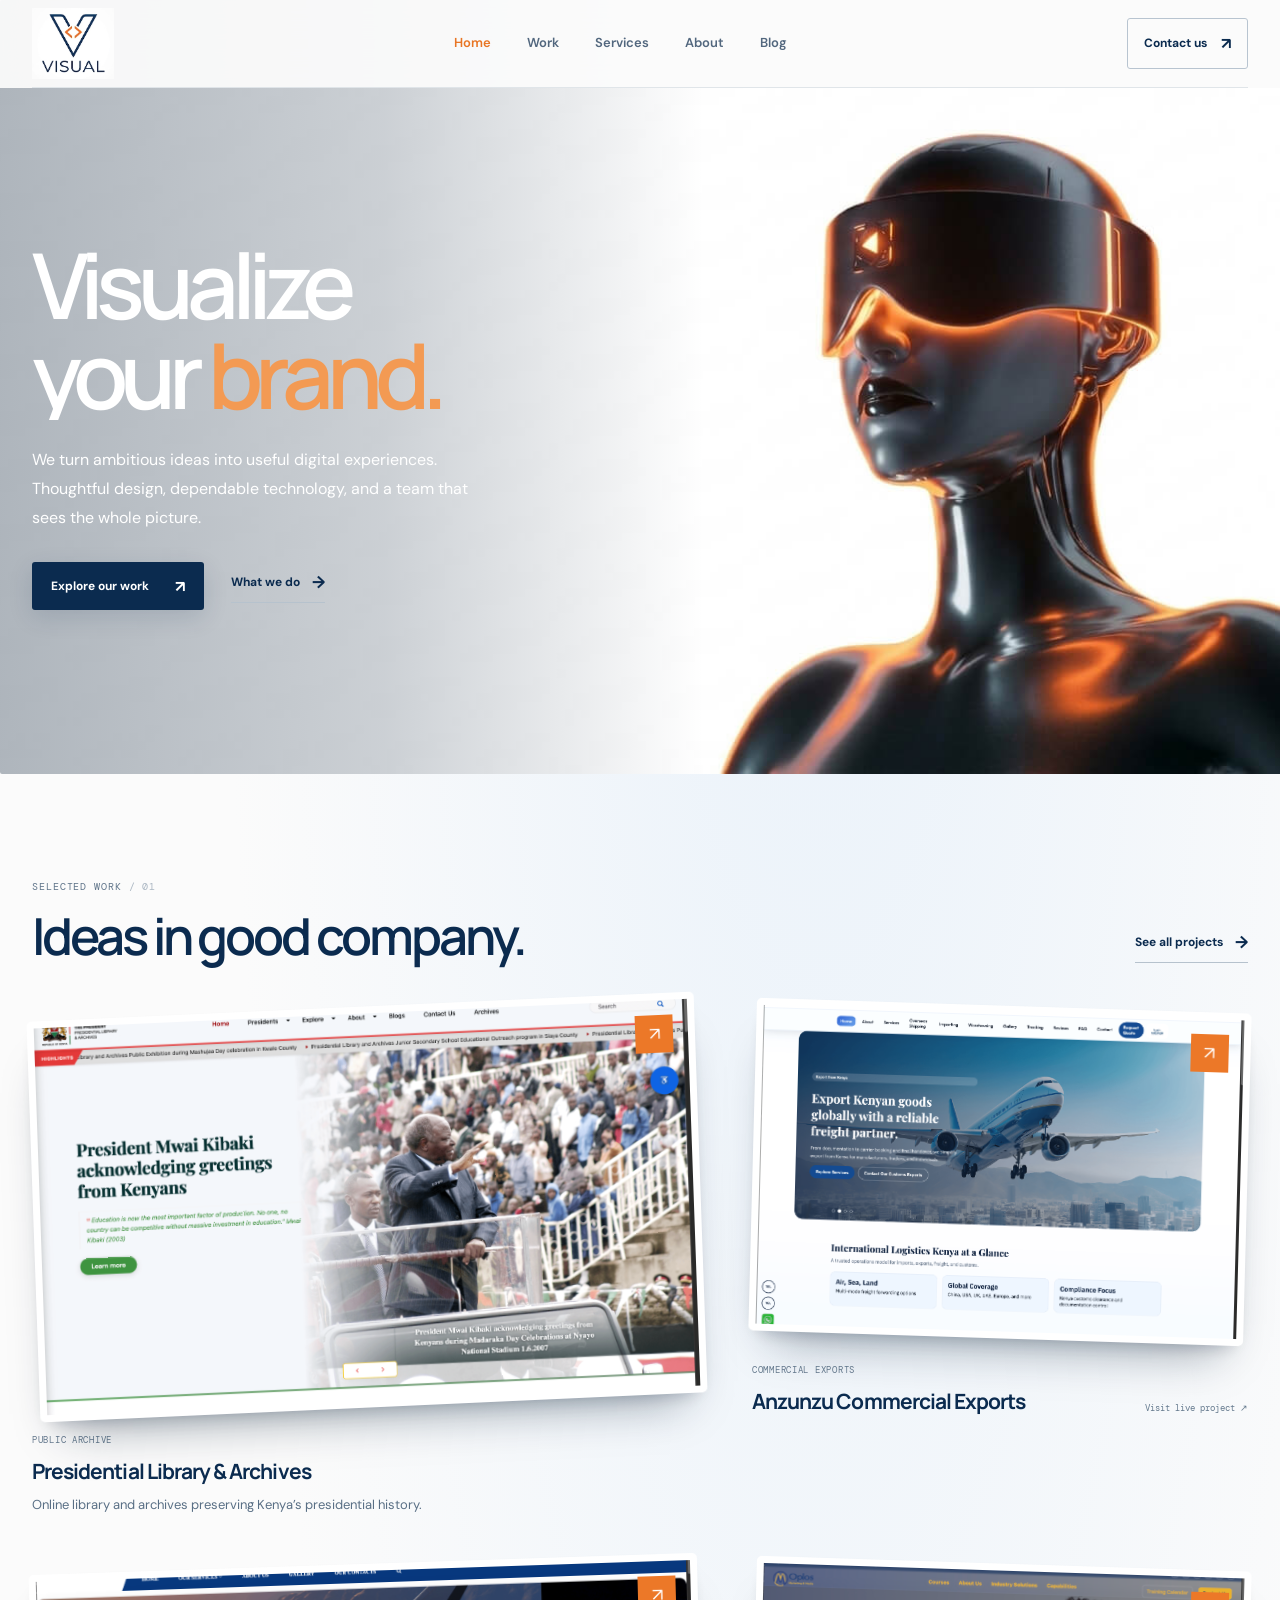
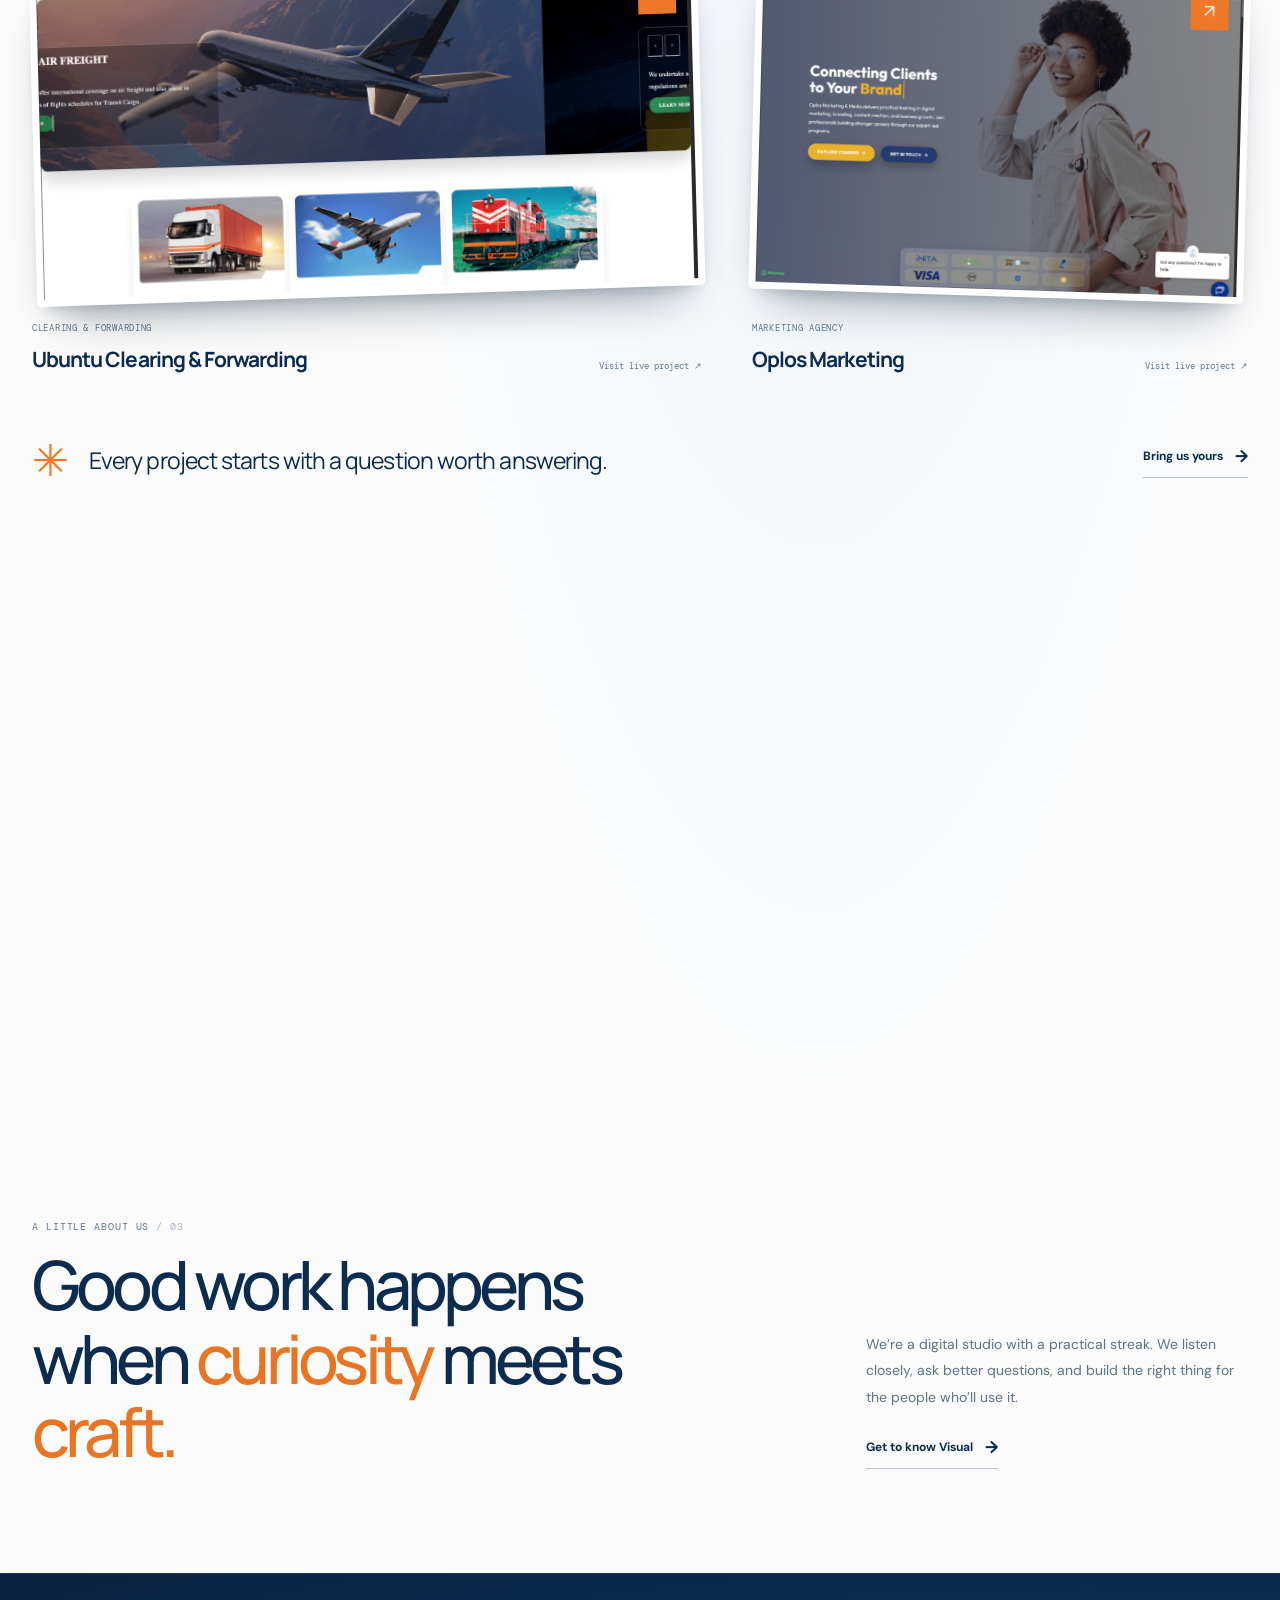
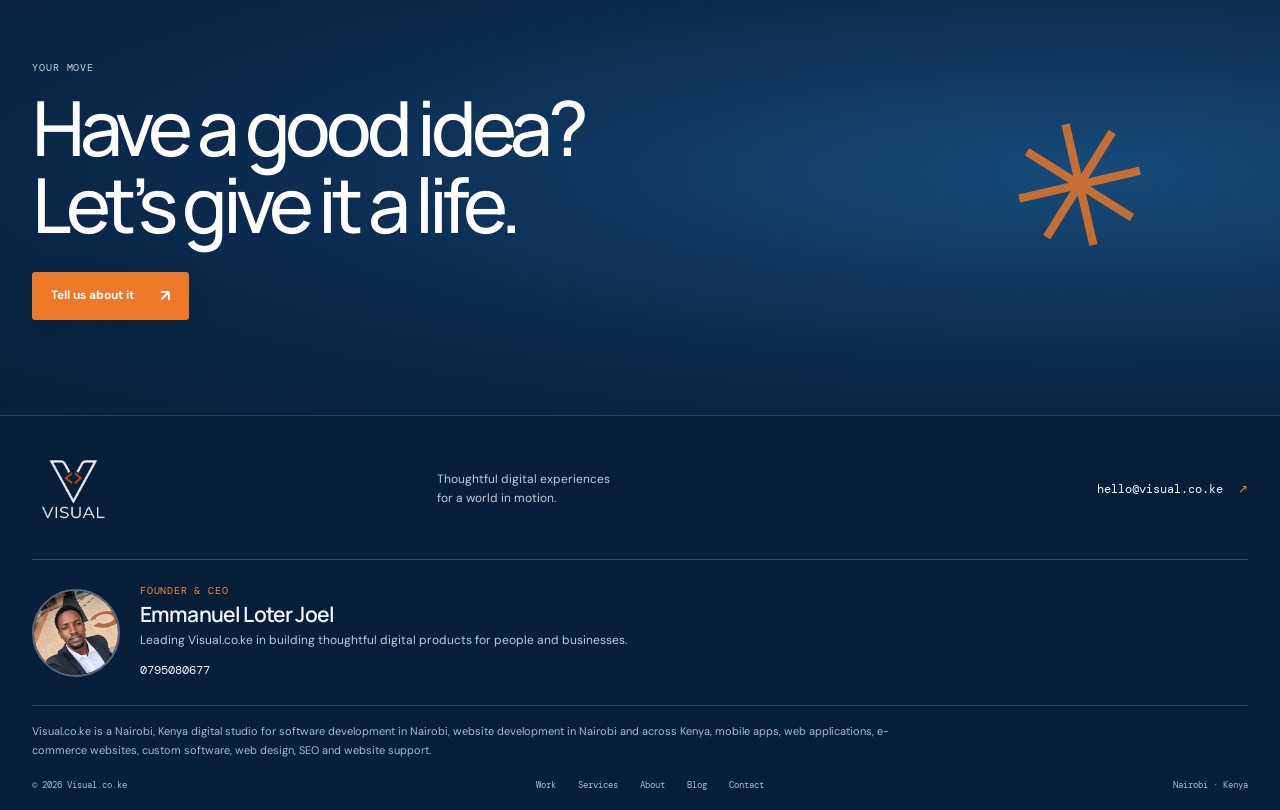
<file: index.html>
<!doctype html>
<html lang="en">
<head>
  <meta charset="utf-8">
  <meta name="viewport" content="width=device-width, initial-scale=1">
  <meta name="description" content="Visual.co.ke builds websites, software and apps for businesses in Nairobi and across Kenya. Explore our web and software development services.">
  <title>Visual — Digital experiences, made to move</title>
  <link rel="preconnect" href="https://fonts.googleapis.com">
  <link rel="preconnect" href="https://fonts.gstatic.com" crossorigin>
  <link href="https://fonts.googleapis.com/css2?family=DM+Mono:wght@400;500&family=DM+Sans:wght@400;500;600;700&family=Manrope:wght@400;500;600;700;800&display=swap" rel="stylesheet">
  <style>
:root{--paper:#f5f4ef;--white:#fffefa;--ink:#172520;--muted:#68736c;--line:#d9ddd5;--green:#294b3a;--lime:#d5f16a;--orange:#f2784b;--serif:'Manrope',sans-serif;--sans:'DM Sans',sans-serif;--mono:'DM Mono',monospace;--max:1240px}
*{box-sizing:border-box}html{scroll-behavior:smooth;scroll-padding-top:90px}body{margin:0;background:var(--paper);color:var(--ink);font-family:var(--sans);font-size:16px;line-height:1.6;-webkit-font-smoothing:antialiased}img{display:block;max-width:100%}a{color:inherit;text-decoration:none}button,input,select,textarea{font:inherit}::selection{background:var(--lime);color:var(--ink)}.wrap{width:min(var(--max),calc(100% - 64px));margin-inline:auto}.skip-link{position:absolute;z-index:20;left:18px;top:12px;transform:translateY(-160%);padding:12px 18px;background:var(--ink);color:white}.skip-link:focus{transform:translateY(0)}
.site-header{position:relative;z-index:5;background:var(--paper)}.nav-wrap{min-height:88px;display:flex;align-items:center;justify-content:space-between;border-bottom:1px solid var(--line)}.brand{display:inline-flex;align-items:center;gap:10px;font-family:var(--serif);font-weight:800;font-size:20px;letter-spacing:-1px}.brand-mark{display:grid;place-items:center;width:36px;height:36px;border-radius:50%;background:var(--orange);color:white;font-size:20px;letter-spacing:-2px}.brand-domain{color:#778078;font-weight:500}.main-nav{display:flex;gap:36px;font-size:13px;font-weight:600;color:#4d5a52}.main-nav a{padding:8px 0;transition:color .2s}.main-nav a:hover,.main-nav a[aria-current=page]{color:var(--orange)}.nav-cta{display:inline-flex;align-items:center;gap:14px;padding:12px 16px;border:1px solid #aab2a8;border-radius:3px;font-size:12px;font-weight:700;transition:background .2s,color .2s,border-color .2s}.nav-cta span{font-size:16px}.nav-cta:hover{background:var(--ink);color:white;border-color:var(--ink)}
.hero{display:grid;grid-template-columns:.94fr 1.06fr;gap:7%;align-items:center;padding-top:70px;padding-bottom:96px;min-height:630px}.hero-copy{position:relative;padding:22px 0 74px}.kicker,.eyebrow{font-family:var(--mono);font-size:10px;letter-spacing:.09em;text-transform:uppercase;color:#69746d}.kicker{display:flex;align-items:center;gap:10px;margin:0 0 24px}.pulse{display:inline-block;width:8px;height:8px;background:var(--orange);border-radius:50%;box-shadow:0 0 0 4px #f2784b20}.hero h1,.page-hero h1,.thanks h1{font-family:var(--serif);font-weight:600;font-size:clamp(54px,7.1vw,94px);line-height:.99;letter-spacing:-.075em;margin:0;color:var(--ink)}.ink-accent{color:var(--green)}.hero-lede{max-width:460px;margin:26px 0 30px;color:#657168;font-size:16px;line-height:1.8}.button-row{display:flex;align-items:center;gap:27px}.button{display:inline-flex;justify-content:center;align-items:center;gap:26px;min-height:48px;padding:0 19px;border:0;border-radius:3px;font-size:12px;font-weight:700;transition:transform .2s,background .2s}.button:hover{transform:translateY(-2px)}.button span{font-size:16px}.button-dark{background:var(--ink);color:white}.button-dark:hover{background:var(--green)}.button-lime{background:var(--lime);color:var(--ink)}.button-lime:hover{background:#e1ff7c}.text-link{display:inline-flex;align-items:center;gap:12px;font-size:12px;font-weight:700;border-bottom:1px solid #89948b;padding:0 0 6px;transition:gap .2s,color .2s}.text-link:hover{gap:18px;color:var(--green)}.text-link span{font-size:17px}.hero-note{position:absolute;left:0;bottom:0;display:flex;gap:12px;align-items:center;font-family:var(--mono);font-size:9px;line-height:1.7;color:#717d74;text-transform:uppercase;letter-spacing:.04em}.note-line{height:1px;width:31px;background:var(--orange)}
.hero-art{position:relative;min-width:0}.hero-art>img{width:100%;height:470px;object-fit:cover;border-radius:2px 100px 2px 2px;filter:saturate(.8)}.hero-art:after{content:"";position:absolute;inset:0;border-radius:2px 100px 2px 2px;background:linear-gradient(135deg,#264d3b1c,transparent 58%);pointer-events:none}.art-stamp{position:absolute;z-index:1;left:-49px;top:54px;width:146px;height:146px;background:var(--lime);border-radius:50%;display:flex;flex-direction:column;justify-content:center;padding:20px 23px;transform:rotate(-9deg);font-family:var(--mono);font-size:9px;line-height:1.4;text-transform:uppercase}.art-stamp strong{font-family:var(--serif);font-size:13px;line-height:1.1;margin-top:7px;letter-spacing:.02em}.art-stamp i{position:absolute;right:19px;bottom:18px;font-style:normal;font-size:15px}.art-caption{position:absolute;z-index:1;left:22px;bottom:22px;display:flex;align-items:center;gap:11px;background:var(--white);padding:12px 15px;font-size:10px;font-weight:700}.art-index{position:absolute;right:0;top:-26px;font-family:var(--mono);font-size:9px;color:#79847b}
.proof-band{background:#e9ebe3;border-block:1px solid #dce0d6}.proof-inner{min-height:92px;display:grid;grid-template-columns:1fr 2fr 1fr;align-items:center;gap:20px}.proof-inner p{font-family:var(--mono);font-size:9px;text-transform:uppercase;letter-spacing:.08em;color:#68736b}.proof-inner>div{display:flex;align-items:center;justify-content:center;gap:25px;font-family:var(--serif);font-size:17px;font-weight:700}.proof-inner b{color:var(--orange);font-family:var(--sans);font-size:18px}.proof-inner .proof-right{text-align:right}
.section{padding-block:105px 95px}.section-top{display:flex;align-items:flex-end;justify-content:space-between;gap:30px;margin-bottom:42px}.eyebrow{margin:0 0 13px}.eyebrow span{color:#abb3a9}.section-top h2,.process-section h2,.values-section h2{font-family:var(--serif);font-size:clamp(34px,4vw,51px);line-height:1.08;letter-spacing:-.06em;font-weight:600;margin:0}.feature-grid{display:grid;grid-template-columns:1.15fr .85fr;column-gap:50px;row-gap:44px;align-items:start}.feature-card{display:block;min-width:0}.feature-image{position:relative;overflow:hidden;background:#e0e3da}.feature-image img{width:100%;height:320px;object-fit:cover;transition:transform .6s cubic-bezier(.2,.7,.2,1);filter:saturate(.84)}.feature-card:hover img,.portfolio-item:hover img{transform:scale(1.035)}.feature-large .feature-image img{height:390px}.image-arrow{position:absolute;right:15px;top:15px;width:38px;height:38px;display:grid;place-items:center;background:var(--lime);font-size:18px;transition:transform .2s}.feature-card:hover .image-arrow,.portfolio-image:hover .image-arrow{transform:rotate(45deg)}.feature-meta{display:flex;justify-content:space-between;align-items:flex-end;gap:14px;padding-top:16px}.tag{font-family:var(--mono);font-size:9px;color:#79847b;text-transform:uppercase;letter-spacing:.08em}.feature-meta h3{font-family:var(--serif);font-size:21px;letter-spacing:-.045em;margin:4px 0 0}.feature-meta>p{font-family:var(--mono);font-size:9px;color:#778078;margin:0 0 3px;text-align:right}.work-aside{align-self:center;padding:35px 6%}.big-asterisk{display:block;color:var(--orange);font-size:54px;line-height:1}.work-aside p{max-width:220px;font-family:var(--serif);font-size:23px;line-height:1.3;letter-spacing:-.04em;margin:22px 0}.image-disclaimer{font-size:10px;color:#7e877f;margin-top:28px}.services-teaser{background:var(--green);color:white;padding:100px 0}.teaser-grid{display:grid;grid-template-columns:.9fr 1.1fr;gap:9%;align-items:center}.services-teaser .eyebrow{color:#bec9bc}.services-teaser .eyebrow span{color:#87998a}.teaser-grid h2{font-family:var(--serif);font-size:clamp(42px,5vw,65px);line-height:1.04;letter-spacing:-.07em;font-weight:600;margin:0 0 22px}.outline-text{color:transparent;-webkit-text-stroke:1px #c9d4c6}.body-copy{max-width:390px;color:#d1d9d1;font-size:14px;line-height:1.8;margin:0 0 28px}.teaser-list{border-top:1px solid #ffffff3b}.teaser-list a{display:grid;grid-template-columns:44px 1fr 20px;gap:12px;align-items:center;border-bottom:1px solid #ffffff3b;padding:21px 0;transition:padding .2s}.teaser-list a:hover{padding-inline:8px}.teaser-list span{font-family:var(--mono);font-size:10px;color:#c0cbbf}.teaser-list strong{font-family:var(--serif);font-size:18px;font-weight:500}.teaser-list i{font-style:normal;color:var(--lime)}
.manifesto{padding-block:104px}.manifesto-grid{display:grid;grid-template-columns:1.1fr .6fr;gap:11%;align-items:end}.manifesto h2{font-family:var(--serif);font-size:clamp(39px,5.5vw,68px);line-height:1.08;letter-spacing:-.07em;font-weight:500;margin:0}.manifesto h2 span{color:var(--green)}.manifesto-grid>div p{font-size:14px;color:#6d786f;line-height:1.9;margin:0 0 23px}.cta-block{background:var(--ink);color:white;overflow:hidden}.cta-inner{position:relative;padding-block:86px 95px}.cta-inner .eyebrow{color:#bdc8bd}.cta-inner h2{font-family:var(--serif);font-size:clamp(42px,6vw,76px);letter-spacing:-.07em;line-height:1.02;font-weight:500;margin:0 0 28px}.cta-doodle{position:absolute;right:8%;top:18%;font-size:170px;color:#f2784b;opacity:.9;transform:rotate(-13deg)}.site-footer{background:#111c18;color:#e9eee8;padding:38px 0 18px}.footer-top{display:grid;grid-template-columns:1fr 1fr 1fr;align-items:center;padding-bottom:34px;border-bottom:1px solid #ffffff30}.brand-light .brand-domain{color:#9da99e}.brand-light .brand-mark{background:var(--orange)}.footer-top>p{font-size:12px;color:#b7c1b7;line-height:1.6}.footer-contact{justify-self:end;font-family:var(--mono);font-size:12px}.footer-contact span{color:var(--lime);margin-left:8px}.footer-bottom{display:flex;justify-content:space-between;align-items:center;padding-top:18px;font-family:var(--mono);font-size:9px;color:#a2ada2}.footer-bottom nav{display:flex;gap:22px}.footer-bottom a:hover{color:var(--lime)}
/* Interior pages */
.page-hero{padding-top:85px;padding-bottom:42px}.page-hero .kicker{margin-bottom:26px}.page-hero h1{font-size:clamp(56px,7.5vw,98px)}.page-hero .hero-lede{max-width:520px;margin-top:25px}.page-hero-foot{display:flex;justify-content:space-between;max-width:760px;margin-top:48px;padding:15px 0;border-top:1px solid var(--line);font-family:var(--mono);font-size:9px;text-transform:uppercase;letter-spacing:.08em;color:#7b867d}.portfolio{padding-top:35px;padding-bottom:25px}.portfolio-item{display:grid;grid-template-columns:1.1fr .9fr;gap:7%;align-items:center;padding:35px 0 75px;scroll-margin-top:30px}.portfolio-item+.portfolio-item{border-top:1px solid var(--line)}.portfolio-offset .portfolio-image{grid-column:2;grid-row:1}.portfolio-offset .portfolio-info{grid-column:1;grid-row:1}.portfolio-image{position:relative;display:block;overflow:hidden;background:#e2e5dc}.portfolio-image img{width:100%;height:370px;object-fit:cover;transition:transform .6s;filter:saturate(.84)}.portfolio-number{position:absolute;left:16px;bottom:14px;color:white;font-family:var(--mono);font-size:10px;text-shadow:0 1px 4px #0008}.portfolio-info h2{font-family:var(--serif);font-size:clamp(31px,4vw,48px);line-height:1.05;letter-spacing:-.065em;margin:5px 0 15px;font-weight:600}.portfolio-info p{max-width:410px;color:#69746c;font-size:14px;line-height:1.8}.portfolio-facts{display:flex;flex-wrap:wrap;gap:8px;margin-top:23px}.portfolio-facts span{border:1px solid #cbd1c7;padding:7px 9px;font-family:var(--mono);font-size:9px;color:#68736b}.portfolio+.image-disclaimer{margin-top:0;margin-bottom:80px}
.service-details{background:#e9ebe3;margin-top:25px}.service-detail{display:grid;grid-template-columns:60px 1fr .85fr;gap:35px;padding:42px 0 48px;border-bottom:1px solid #cdd3c9}.service-index{font-family:var(--mono);font-size:11px;color:var(--orange);padding-top:8px}.service-detail h2{font-family:var(--serif);font-size:clamp(27px,3.4vw,40px);line-height:1.1;letter-spacing:-.06em;font-weight:600;margin:0 0 15px}.service-intro{max-width:390px;color:#69746c;font-size:13px;line-height:1.8;margin:0}.service-includes{padding-top:6px}.service-includes>p{font-family:var(--serif);font-size:15px;line-height:1.5;max-width:360px;margin:0 0 15px}.service-includes ul{padding:0;margin:0;list-style:none;color:#68736b;font-size:11px}.service-includes li{padding:6px 0 6px 17px;position:relative}.service-includes li:before{content:"↗";position:absolute;left:0;color:var(--orange)}.process-section,.values-section{padding:100px 0}.process-section .section-top,.values-section .section-top{align-items:end}.process-blurb{max-width:320px;color:#748077;font-size:13px;line-height:1.8;margin:0}.process-grid{display:grid;grid-template-columns:repeat(4,1fr);gap:22px;margin-top:51px}.process-grid article{border-top:1px solid #bfc8bd;padding-top:17px}.process-grid article>span{font-family:var(--mono);font-size:10px;color:var(--orange)}.process-grid h3{font-family:var(--serif);font-size:19px;letter-spacing:-.04em;margin:21px 0 7px}.process-grid p,.values-grid p{font-size:12px;line-height:1.8;color:#707b72;margin:0}.about-story{display:grid;grid-template-columns:1fr .87fr;gap:9%;align-items:center;padding-top:22px;padding-bottom:105px}.about-image{position:relative;margin:0}.about-image img{width:100%;height:440px;object-fit:cover;border-radius:1px 82px 1px 1px;filter:saturate(.78)}.about-image figcaption{position:absolute;right:0;bottom:0;background:var(--lime);padding:8px 11px;font-family:var(--mono);font-size:8px;text-transform:uppercase}.story-copy h2{font-family:var(--serif);font-size:clamp(33px,4vw,49px);line-height:1.06;letter-spacing:-.065em;font-weight:600;margin:0 0 20px}.story-copy>p:not(.eyebrow){font-size:13px;line-height:1.9;color:#68736b}.story-copy .text-link{margin-top:10px}.values-section{background:#e9ebe3}.values-grid{display:grid;grid-template-columns:repeat(4,1fr);gap:27px;margin-top:48px}.values-grid article{border-top:1px solid #c4ccc1;padding-top:17px}.value-icon{display:grid;place-items:center;width:34px;height:34px;border:1px solid #aeb9ad;color:var(--green);border-radius:50%;font-size:14px}.values-grid h3{font-family:var(--serif);font-size:18px;line-height:1.2;letter-spacing:-.035em;margin:20px 0 10px}.contact-section{display:grid;grid-template-columns:.75fr 1.25fr;gap:9%;padding-top:28px;padding-bottom:110px}.contact-aside{padding:28px;background:#e9ebe3;align-self:start}.contact-aside h2{font-family:var(--serif);font-size:33px;line-height:1.1;letter-spacing:-.06em;margin:0 0 15px}.contact-aside>p:not(.eyebrow){font-size:13px;color:#69746c;line-height:1.8}.contact-aside ul{list-style:none;padding:12px 0 20px;margin:0}.contact-aside li{position:relative;padding:8px 0 8px 18px;border-bottom:1px solid #d3d8d0;color:#58645b;font-size:11px}.contact-aside li:before{position:absolute;left:0;content:"↗";color:var(--orange)}.contact-direct,.contact-location{display:flex;flex-direction:column;gap:5px;padding-top:16px;border-top:1px solid #cbd2c8;margin-top:14px}.contact-direct span,.contact-location span{font-family:var(--mono);font-size:9px;text-transform:uppercase;color:#7b867d}.contact-direct a{font-size:12px;font-weight:700}.contact-location strong{font-family:var(--serif);font-size:16px}.contact-location small{color:#778078;font-size:10px}.contact-form{display:grid;gap:20px}.form-heading{display:flex;justify-content:space-between;align-items:center;margin:0;padding-bottom:13px;border-bottom:1px solid var(--line);font-family:var(--serif);font-size:20px;font-weight:700;letter-spacing:-.04em}.form-heading span{font-family:var(--mono);font-size:9px;font-weight:400;color:#78837a}.form-row{display:grid;grid-template-columns:1fr 1fr;gap:17px}.contact-form label{display:grid;gap:8px;font-size:10px;font-weight:700;color:#58645b}.contact-form input,.contact-form select,.contact-form textarea{width:100%;min-width:0;border:1px solid #cbd2c8;border-radius:2px;background:#fbfaf6;padding:13px 14px;color:var(--ink);font-size:12px;outline:none;transition:border .2s,box-shadow .2s}.contact-form input::placeholder,.contact-form textarea::placeholder{color:#a0a99f}.contact-form textarea{min-height:145px;resize:vertical}.contact-form input:focus,.contact-form select:focus,.contact-form textarea:focus{border-color:var(--green);box-shadow:0 0 0 3px #294b3a20}.contact-form select:invalid{color:#9ba49b}.form-privacy{font-size:10px;line-height:1.7;color:#838d84;margin:-6px 0 0}.contact-form .button{justify-self:start;cursor:pointer}.thanks{padding-block:120px 150px;min-height:65vh}.thanks h1{font-size:clamp(58px,8vw,100px)}.thanks .hero-lede{margin-bottom:28px}
@media(max-width:900px){.wrap{width:min(var(--max),calc(100% - 42px))}.hero{gap:5%;padding-top:55px;min-height:560px}.hero-art>img{height:400px}.hero h1{font-size:clamp(54px,8vw,76px)}.art-stamp{left:-25px;width:120px;height:120px}.feature-grid{column-gap:28px}.feature-image img{height:270px}.feature-large .feature-image img{height:330px}.feature-meta{display:block}.feature-meta>p{text-align:left;margin-top:8px}.portfolio-item{gap:5%}.portfolio-image img{height:310px}.about-story{gap:6%}.about-image img{height:390px}.values-grid{grid-template-columns:repeat(2,1fr)}.contact-section{gap:5%}.service-detail{grid-template-columns:43px 1fr .8fr;gap:20px}}
@media(max-width:650px){html{scroll-padding-top:20px}.wrap{width:calc(100% - 38px)}.nav-wrap{min-height:75px;flex-wrap:wrap;row-gap:0;padding:13px 0}.brand{font-size:18px}.brand-mark{width:32px;height:32px}.main-nav{order:3;width:100%;justify-content:space-between;gap:10px;padding-top:12px;font-size:11px}.nav-cta{padding:9px 11px;font-size:10px;gap:8px}.hero{display:flex;flex-direction:column;align-items:stretch;gap:45px;padding-top:45px;padding-bottom:65px}.hero-copy{padding:0 0 54px}.hero h1,.page-hero h1{font-size:clamp(53px,15vw,78px)}.hero-lede{font-size:14px;line-height:1.75}.hero-art{margin-left:19px}.hero-art>img{height:315px;border-top-right-radius:70px}.art-stamp{top:-25px;left:-20px;width:105px;height:105px;padding:16px}.art-stamp strong{font-size:11px}.art-caption{left:10px;bottom:10px;padding:10px;font-size:8px}.proof-inner{grid-template-columns:1fr 1fr;gap:5px;padding:18px 0}.proof-inner>p{font-size:8px}.proof-inner>div{grid-column:1/-1;grid-row:2;gap:19px;font-size:15px;justify-content:flex-start}.proof-inner .proof-right{text-align:right}.section{padding-block:70px}.section-top{align-items:flex-start;flex-direction:column;margin-bottom:28px;gap:20px}.section-top h2,.process-section h2,.values-section h2{font-size:37px}.feature-grid{grid-template-columns:1fr;row-gap:27px}.feature-large .feature-image img,.feature-image img{height:250px}.feature-meta{display:flex}.feature-meta h3{font-size:18px}.feature-meta>p{font-size:8px;text-align:right}.work-aside{padding:4px 0 0}.work-aside p{font-size:21px;margin:12px 0}.big-asterisk{font-size:38px}.services-teaser{padding:70px 0}.teaser-grid{grid-template-columns:1fr;gap:44px}.teaser-grid h2{font-size:48px}.teaser-list strong{font-size:16px}.manifesto{padding-block:72px}.manifesto-grid{grid-template-columns:1fr;gap:25px}.manifesto h2{font-size:43px}.cta-inner{padding-block:70px}.cta-inner h2{font-size:48px;max-width:440px}.cta-doodle{right:-18px;top:30%;font-size:95px;opacity:.35}.footer-top{grid-template-columns:1fr 1fr;gap:16px}.footer-top>p{grid-column:1/-1;grid-row:2;margin:0}.footer-contact{font-size:10px}.footer-bottom{flex-wrap:wrap;gap:15px}.footer-bottom nav{order:3;width:100%;flex-wrap:wrap;gap:17px}.page-hero{padding-top:58px;padding-bottom:30px}.page-hero .hero-lede{font-size:14px}.page-hero-foot{margin-top:32px;font-size:8px;gap:10px}.portfolio{padding-top:15px}.portfolio-item,.portfolio-offset{display:flex;flex-direction:column;align-items:stretch;gap:19px;padding:26px 0 45px}.portfolio-image img{height:250px}.portfolio-info h2{font-size:36px}.portfolio-info p{margin:8px 0}.portfolio+.image-disclaimer{margin-bottom:55px}.service-detail{grid-template-columns:32px 1fr;gap:8px 12px;padding:28px 0}.service-detail h2{font-size:30px}.service-includes{grid-column:2;padding-top:6px}.process-section,.values-section{padding:70px 0}.process-section .section-top,.values-section .section-top{align-items:flex-start}.process-grid{grid-template-columns:1fr 1fr;gap:25px 17px;margin-top:32px}.process-grid h3{font-size:17px;margin-top:13px}.about-story{grid-template-columns:1fr;gap:30px;padding-top:12px;padding-bottom:72px}.about-image img{height:310px}.story-copy h2{font-size:37px}.values-grid{grid-template-columns:1fr 1fr;gap:25px 17px;margin-top:32px}.values-grid h3{font-size:16px}.contact-section{grid-template-columns:1fr;gap:25px;padding-top:12px;padding-bottom:70px}.contact-aside{padding:23px}.form-row{grid-template-columns:1fr;gap:20px}.form-heading{font-size:17px}.thanks{padding-block:90px 100px;min-height:60vh}}
@media(prefers-reduced-motion:reduce){*,*::before,*::after{scroll-behavior:auto!important;transition:none!important}}

/* Web3 inspired visual direction */
:root{--paper:#03060d;--white:#0b1220;--ink:#f4f7fc;--muted:#9ba8bc;--line:#1a2638;--green:#0d1a2d;--lime:#159aff;--orange:#00c7f5}
body{background:radial-gradient(ellipse at 60% 0%,#0a1d37 0,transparent 36rem),var(--paper);color:var(--ink)}
.site-header{background:rgba(3,6,13,.9);backdrop-filter:blur(16px)}
.nav-wrap{border-color:var(--line)}
.brand-domain{color:#8a9ab1}
.brand-mark{background:linear-gradient(135deg,#22c5ff,#1464ff);color:white;box-shadow:0 0 24px #167dff42}
.main-nav{color:#b3c0d1}.main-nav a:hover,.main-nav a[aria-current=page]{color:#3aaeff}
.nav-cta{border-color:#34445b;color:#eaf2fc}.nav-cta:hover{background:#126ee7;border-color:#126ee7;color:white}
.hero{min-height:660px;padding-top:80px;padding-bottom:90px;gap:6%}
.kicker,.eyebrow{color:#91a3bb}.eyebrow span{color:#53637a}.pulse{background:#13bdf7;box-shadow:0 0 0 4px #13bdf724,0 0 18px #14bbff}
.hero h1,.page-hero h1,.thanks h1{color:#f6f8fd;letter-spacing:-.08em}
.ink-accent{color:#238cff;background:linear-gradient(100deg,#29ccff,#1675ff 75%);-webkit-background-clip:text;background-clip:text;-webkit-text-fill-color:transparent}
.hero-lede{color:#a3b0c2}
.button-dark{background:#167ff2;color:white;box-shadow:0 7px 26px #056de333}.button-dark:hover{background:#2797ff}
.text-link{border-color:#38495e;color:#e6edf7}.text-link:hover{color:#40baff}
.hero-note{color:#8495ad}.note-line{background:#19a5ff}
.hero-art{isolation:isolate;min-height:470px;background:radial-gradient(ellipse at 70% 60%,#063e7b 0,#07162b 47%,transparent 75%)}
.hero-art>img{position:absolute;inset:0;width:100%;height:100%;object-fit:cover;object-position:right center;border-radius:2px 96px 2px 2px;filter:saturate(1.12) contrast(1.06);mask-image:linear-gradient(90deg,transparent 31%,#000 42%);-webkit-mask-image:linear-gradient(90deg,transparent 31%,#000 42%)}
.hero-art:after{z-index:0;opacity:.45;background:linear-gradient(90deg,var(--paper) 2%,transparent 65%),linear-gradient(0deg,#03060d88,transparent 43%)}
.art-caption{background:#0b1729e8;color:#d9eaff;border:1px solid #2b4969}.art-caption .pulse{background:#27b9ff}.art-index{color:#69809d;z-index:1}
.proof-band{background:#080f1b;border-color:#1a2638}.proof-inner p{color:#8495ad}.proof-inner>div{color:#e3eaf5}.proof-inner b{color:#20b9ff}
.section-top h2,.process-section h2,.values-section h2{color:#f3f6fb}
.tag,.feature-meta>p{color:#94a5bc}.feature-image{background:#0d1b2d}.feature-image img,.portfolio-image img{filter:saturate(.9) contrast(1.06)}.image-arrow{background:#138ef4;color:#fff}
.feature-meta h3{color:#f1f5fc}.work-aside p{color:#e8effa}.big-asterisk{color:#20b7ff}.image-disclaimer{color:#8392a8}
.services-teaser{background:linear-gradient(125deg,#071426,#0b1c35 62%,#07101f);border-block:1px solid #14253d}.services-teaser .eyebrow{color:#93a9c5}.services-teaser .eyebrow span{color:#536b8a}.outline-text{-webkit-text-stroke-color:#4373a8}.body-copy{color:#a5b3c7}.button-lime{background:#168bfa;color:white;box-shadow:0 8px 30px #137de633}.button-lime:hover{background:#35a5ff}.teaser-list{border-color:#263850}.teaser-list a{border-color:#263850}.teaser-list span{color:#8da2be}.teaser-list i{color:#31baff}
.manifesto h2{color:#f1f5fc}.manifesto h2 span{color:#3fa9ff}.manifesto-grid>div p{color:#9ba9bc}
.cta-block{background:radial-gradient(ellipse at 85% 45%,#0c3362,#07101e 54%,#050910);border-top:1px solid #14243a}.cta-inner .eyebrow{color:#96abc5}.cta-doodle{color:#168bfa;opacity:.55}
.site-footer{background:#02050b;color:#e8eff8;border-top:1px solid #172339}.brand-light .brand-domain{color:#8294ad}.footer-top>p{color:#93a1b6}.footer-contact{color:#e1eaf5}.footer-contact span{color:#2daaff}.footer-bottom{color:#8292a8}.footer-bottom a:hover{color:#33b7ff}
.page-hero .hero-lede{color:#a3b0c2}.page-hero-foot{border-color:#1a2638;color:#8495ad}
.portfolio-item+.portfolio-item{border-color:#1a2638}.portfolio-image{background:#0c1728}.portfolio-info h2{color:#f2f6fc}.portfolio-info p{color:#a2aec0}.portfolio-facts span{border-color:#263850;color:#a7b5c8}
.portfolio-number{text-shadow:0 1px 8px #000}
.service-details,.values-section{background:#080f1b}.service-detail{border-color:#1b2a3d}.service-index{color:#27aaff}.service-intro,.service-includes ul,.process-blurb,.process-grid p,.values-grid p{color:#9aa9bd}.service-includes>p{color:#e0e9f5}.service-includes li:before{color:#26afff}
.process-grid article,.values-grid article{border-color:#263750}.process-grid article>span{color:#2baaff}.process-grid h3,.values-grid h3{color:#eaf1fa}.value-icon{border-color:#345273;color:#49b6ff}
.about-image img{filter:saturate(.8) contrast(1.06)}.about-image figcaption{background:#137fe8;color:white}.story-copy h2{color:#f1f5fb}.story-copy>p:not(.eyebrow){color:#a0aec0}
.contact-aside{background:#091321;border:1px solid #1d2b40}.contact-aside h2{color:#f0f5fc}.contact-aside>p:not(.eyebrow){color:#a0aec0}.contact-aside li{border-color:#1c2a3c;color:#aab8ca}.contact-aside li:before{color:#2aaeff}.contact-direct,.contact-location{border-color:#25354c}.contact-direct span,.contact-location span,.contact-location small{color:#92a2b8}.contact-direct a,.contact-location strong{color:#edf3fb}
.form-heading{border-color:#25344a;color:#edf3fb}.form-heading span{color:#91a1b7}.contact-form label{color:#b9c6d8}.contact-form input,.contact-form select,.contact-form textarea{border-color:#27364b;background:#080f1a;color:#edf4fc}.contact-form input::placeholder,.contact-form textarea::placeholder{color:#718199}.contact-form input:focus,.contact-form select:focus,.contact-form textarea:focus{border-color:#238eff;box-shadow:0 0 0 3px #238eff2b}.contact-form select:invalid{color:#718199}.form-privacy{color:#8392a8}
@media(max-width:650px){.hero{padding-top:52px}.hero-art{min-height:310px;background:radial-gradient(ellipse at 70% 52%,#064b8b 0,#07162b 48%,transparent 79%)}.hero-art>img{mask-image:linear-gradient(90deg,transparent 30%,#000 43%);-webkit-mask-image:linear-gradient(90deg,transparent 30%,#000 43%)}.proof-band{background:#080f1b}.services-teaser{background:linear-gradient(145deg,#081426,#0b1d37)}.manifesto h2{color:#f1f5fc}}

/* Visual identity: deep navy, warm orange, and the supplied Visual logo */
:root{--paper:#fbfbfb;--white:#fff;--ink:#0b2b4f;--muted:#53677c;--line:#e0e5e9;--green:#153d64;--lime:#ec7828;--orange:#ec7828}
body{background:radial-gradient(ellipse at 64% 0%,#e8f1fa 0,transparent 38rem),var(--paper);color:var(--ink)}
.site-header{background:rgba(251,251,251,.94)}
.brand-image{display:block;width:82px;height:auto}
.brand-mark{background:#0b2b4f;box-shadow:none}
.main-nav{color:#52677e}.main-nav a:hover,.main-nav a[aria-current=page]{color:#e87524}
.nav-cta{border-color:#b8c4d0;color:#0b2b4f}.nav-cta:hover{background:#0b2b4f;border-color:#0b2b4f;color:#fff}
.hero h1,.page-hero h1,.thanks h1{color:#0b2b4f}
.ink-accent{background:linear-gradient(100deg,#f29542,#e76f20 78%);-webkit-background-clip:text;background-clip:text;-webkit-text-fill-color:transparent}
.hero-lede{color:#53677c}.kicker,.eyebrow{color:#60758a}.eyebrow span{color:#aab6c2}.pulse{background:#ec7828;box-shadow:0 0 0 4px #ec782826,0 0 14px #ec782850}
.button-dark{background:#0b2b4f;color:#fff;box-shadow:0 7px 24px #0b2b4f24}.button-dark:hover{background:#174978}
.text-link{border-color:#b6c2cd;color:#0b2b4f}.text-link:hover{color:#e87524}
.hero-note{color:#63778b}.note-line{background:#ec7828}
.hero-art{background:radial-gradient(ellipse at 72% 56%,#164c7c 0,#0b2b4f 49%,transparent 78%)}
.hero-art:after{background:linear-gradient(90deg,var(--paper) 2%,transparent 65%),linear-gradient(0deg,#061b31aa,transparent 43%)}
.art-caption{background:#0b2b4feF;color:#f3f6fa;border-color:#486782}.art-caption .pulse{background:#f28a39}.art-index{color:#7188a0}
.proof-band{background:#eef3f7;border-color:#e0e5e9}.proof-inner p{color:#61758a}.proof-inner>div{color:#0b2b4f}.proof-inner b{color:#ec7828}
.section-top h2,.process-section h2,.values-section h2{color:#0b2b4f}
.tag,.feature-meta>p{color:#657a8e}.feature-image{background:#e7edf2}.feature-image img,.portfolio-image img{filter:saturate(.82) contrast(1.02)}.image-arrow{background:#ec7828;color:#fff}
.feature-meta h3{color:#0b2b4f}.work-aside p{color:#0b2b4f}.big-asterisk{color:#ec7828}.image-disclaimer{color:#728398}
.services-teaser{background:linear-gradient(125deg,#0b2b4f,#123c66 62%,#092441);border-color:#173d61}.services-teaser .eyebrow{color:#c0ccda}.services-teaser .eyebrow span{color:#8098af}.outline-text{-webkit-text-stroke-color:#d6e0ea}.body-copy{color:#d1dce7}.button-lime{background:#ec7828;color:#fff;box-shadow:0 8px 25px #0002}.button-lime:hover{background:#f18e44}.teaser-list,.teaser-list a{border-color:#ffffff42}.teaser-list span{color:#aabbd0}.teaser-list i{color:#f3a263}
.manifesto h2{color:#0b2b4f}.manifesto h2 span{color:#e87524}.manifesto-grid>div p{color:#5f7388}
.cta-block{background:radial-gradient(ellipse at 85% 45%,#174b79,#0b2b4f 54%,#081f39);border-color:#123a62}.cta-inner .eyebrow{color:#c1cfdd}.cta-doodle{color:#ec7828;opacity:.82}
.site-footer{background:#071e38;color:#f2f6fa;border-color:#25405c}.footer-top>p{color:#c1ccda}.footer-contact{color:#f2f6fa}.footer-contact span{color:#f08a3e}.footer-bottom{color:#a9bacd}.footer-bottom a:hover{color:#f5a05b}
.page-hero .hero-lede{color:#53677c}.page-hero-foot{border-color:#e0e5e9;color:#687d91}
.portfolio-item+.portfolio-item{border-color:#e0e5e9}.portfolio-image{background:#e7edf2}.portfolio-info h2{color:#0b2b4f}.portfolio-info p{color:#596f85}.portfolio-facts span{border-color:#d1dae2;color:#536a80}
.portfolio-number{text-shadow:0 1px 8px #0008}
.service-details,.values-section{background:#eef3f7}.service-detail{border-color:#d8e0e6}.service-index{color:#e87524}.service-intro,.service-includes ul,.process-blurb,.process-grid p,.values-grid p{color:#5a7085}.service-includes>p{color:#0b2b4f}.service-includes li:before{color:#e87524}
.process-grid article,.values-grid article{border-color:#d0dae2}.process-grid article>span{color:#e87524}.process-grid h3,.values-grid h3{color:#0b2b4f}.value-icon{border-color:#b9c8d5;color:#e87524}
.about-image img{filter:saturate(.8) contrast(1.02)}.about-image figcaption{background:#ec7828;color:white}.story-copy h2{color:#0b2b4f}.story-copy>p:not(.eyebrow){color:#596f85}
.contact-aside{background:#eef3f7;border-color:#dce4ea}.contact-aside h2{color:#0b2b4f}.contact-aside>p:not(.eyebrow){color:#5a7085}.contact-aside li{border-color:#d5dee6;color:#53697e}.contact-aside li:before{color:#e87524}.contact-direct,.contact-location{border-color:#d0dae2}.contact-direct span,.contact-location span,.contact-location small{color:#687d91}.contact-direct a,.contact-location strong{color:#0b2b4f}
.form-heading{border-color:#d6dfe6;color:#0b2b4f}.form-heading span{color:#687d91}.contact-form label{color:#3d5873}.contact-form input,.contact-form select,.contact-form textarea{border-color:#cbd6df;background:#fff;color:#0b2b4f}.contact-form input::placeholder,.contact-form textarea::placeholder{color:#9aa9b7}.contact-form input:focus,.contact-form select:focus,.contact-form textarea:focus{border-color:#ec7828;box-shadow:0 0 0 3px #ec782826}.contact-form select:invalid{color:#8495a5}.form-privacy{color:#77899b}
@media(max-width:650px){.proof-band{background:#eef3f7}.services-teaser{background:linear-gradient(145deg,#0b2b4f,#123c66)}.manifesto h2{color:#0b2b4f}.brand-image{width:72px}}

/* The transparent brand artwork is the homepage hero visual. */
.hero-art{display:flex;align-items:center;justify-content:center;background:none;min-height:470px}
.hero-art>img{position:relative;inset:auto;display:block;width:100%;height:470px;object-fit:contain;object-position:center;border-radius:0;filter:none;mask-image:none;-webkit-mask-image:none}
.hero-art:after,.hero-art .art-caption,.hero-art .art-index{display:none}
@media(max-width:650px){.hero-art{min-height:300px}.hero-art>img{height:300px}}
.hero-art{position:relative;display:block;overflow:hidden;min-height:470px}
.hero-art>img{position:absolute;inset:50% -4% auto auto;display:block;width:165%;height:auto;max-width:none;object-fit:contain;object-position:right center;transform:translateY(-50%);border-radius:0;filter:none;mask-image:none;-webkit-mask-image:none}
@media(max-width:650px){.hero-art{min-height:320px}.hero-art>img{width:165%;height:auto;inset:auto -8% 0 auto}}
.hero-art>img{inset:auto -8% 0 auto;transform:none}

/* Let the hero artwork grow and bleed to the viewport's right edge. */
.hero-art{flex:1 1 520px;overflow:visible;width:calc(100% + max(32px,calc(50vw - 620px)));height:520px;min-height:520px;margin-right:min(-32px,calc(620px - 50vw))}
.hero-art>img{height:120%;width:auto;inset:auto 0 0 auto;transform:none}
@media(max-width:900px){.hero-art{flex-basis:100%;width:calc(100% + max(21px,calc(50vw - 620px)));margin-right:min(-21px,calc(620px - 50vw))}}
@media(max-width:650px){.hero-art{height:320px;min-height:320px;width:calc(100% + max(19px,calc(50vw - 620px)));margin-right:min(-19px,calc(620px - 50vw))}.hero-art>img{height:120%;inset:auto 0 0 auto}}

/* Responsive layout refinements across every page */
.hero-copy{padding:0}
@media(min-width:1500px){
  :root{--max:1440px}
  .wrap{width:min(var(--max),calc(100% - 120px))}
  .hero-art{width:calc(100% + max(32px,calc(50vw - 720px)));margin-right:min(-32px,calc(720px - 50vw));height:600px;min-height:600px}
  .hero-art>img{height:120%}
  .hero{min-height:760px;gap:6%;padding-block:100px 110px}
  .hero h1{font-size:clamp(96px,7vw,128px)}
  .page-hero{padding-top:110px;padding-bottom:60px}
  .section{padding-block:130px 115px}
  .feature-image img{height:390px}.feature-large .feature-image img{height:470px}
  .portfolio-image img{height:440px}
}
@media(min-width:901px) and (max-width:1199px){
  .hero{grid-template-columns:.9fr 1.1fr;gap:4%;min-height:600px;padding-top:60px;padding-bottom:75px}
  .hero h1{font-size:clamp(58px,6.5vw,82px)}
  .hero-art{height:480px;min-height:480px}
  .hero-art>img{height:120%}
  .feature-grid{column-gap:32px}
  .portfolio-item{gap:5%}
  .service-detail{grid-template-columns:45px 1fr .9fr;gap:24px}
  .contact-section{gap:5%}
}
@media(max-width:900px){
  .hero{grid-template-columns:1fr;gap:12px;min-height:0;padding-top:58px;padding-bottom:55px}
  .hero-copy{max-width:680px;padding:0 0 68px}
  .hero h1{font-size:clamp(58px,9vw,82px)}
  .hero-art{height:clamp(370px,56vw,500px);min-height:clamp(370px,56vw,500px)}
  .hero-art>img{height:120%}
  .section{padding-block:82px 76px}
  .feature-grid{column-gap:24px;row-gap:34px}
  .feature-image img{height:280px}.feature-large .feature-image img{height:330px}
  .teaser-grid{gap:5%}
  .service-detail{grid-template-columns:42px 1fr .9fr;gap:20px}
  .about-story{gap:6%}
  .contact-section{gap:5%}
  .portfolio-image img{height:300px}
}
@media(max-width:760px){
  .wrap{width:calc(100% - 40px)}
  .nav-wrap{min-height:76px;gap:12px}
  .main-nav{gap:20px}
  .nav-cta{padding:10px 12px;gap:8px}
  .hero{padding-top:44px}
  .hero-copy{max-width:600px}
  .hero-art{height:clamp(330px,62vw,440px);min-height:clamp(330px,62vw,440px)}
  .section-top{gap:20px}
  .portfolio-item,.portfolio-offset{grid-template-columns:1fr;gap:22px;padding-bottom:52px}
  .portfolio-offset .portfolio-image,.portfolio-offset .portfolio-info{grid-column:1;grid-row:auto}
  .portfolio-offset .portfolio-image{order:0}.portfolio-offset .portfolio-info{order:1}
  .portfolio-image img{height:clamp(270px,52vw,380px)}
  .service-detail{grid-template-columns:38px 1fr;gap:8px 16px}
  .service-includes{grid-column:2;padding-top:3px}
  .process-grid,.values-grid{grid-template-columns:repeat(2,minmax(0,1fr))}
  .about-story{grid-template-columns:1fr;gap:32px;padding-bottom:75px}
  .about-image img{height:clamp(300px,58vw,420px)}
  .contact-section{grid-template-columns:1fr;gap:24px;padding-bottom:76px}
  .contact-aside{padding:24px}
  .teaser-grid{grid-template-columns:1fr;gap:42px}
  .manifesto-grid{grid-template-columns:1fr;gap:24px}
  .footer-top{grid-template-columns:1fr auto;gap:16px}
  .footer-top>p{grid-column:1/-1;grid-row:2;margin:0}
  .footer-bottom{gap:16px}
}
@media(max-width:650px){
  .wrap{width:calc(100% - 38px)}
  .nav-wrap{display:grid;grid-template-columns:1fr auto;grid-template-rows:auto auto;padding:12px 0;gap:9px 10px}
  .nav-wrap>.brand{grid-column:1;grid-row:1}
  .nav-wrap>.nav-cta{grid-column:2;grid-row:1}
  .nav-wrap>.main-nav{grid-column:1/-1;grid-row:2;width:100%;justify-content:space-between;padding-top:3px;gap:8px;font-size:11px}
  .brand-image{width:68px}
  .hero{gap:6px;padding-top:40px;padding-bottom:45px}
  .hero-copy{padding-bottom:62px}
  .hero h1{font-size:clamp(51px,13vw,72px)}
  .hero-lede{font-size:14px;line-height:1.75;margin:19px 0 24px}
  .button-row{gap:18px;flex-wrap:wrap}
  .hero-art{height:320px;min-height:320px}
  .proof-inner{grid-template-columns:1fr 1fr;gap:8px 12px;padding:17px 0}
  .proof-inner>div{grid-column:1/-1;grid-row:2;justify-content:flex-start;gap:15px;font-size:14px}
  .proof-inner p{font-size:8px}
  .section{padding-block:66px 62px}
  .section-top{align-items:flex-start;flex-direction:column;margin-bottom:28px}
  .section-top h2,.process-section h2,.values-section h2{font-size:clamp(32px,9vw,40px)}
  .feature-grid{grid-template-columns:1fr;row-gap:27px}
  .feature-image img,.feature-large .feature-image img{height:clamp(220px,64vw,300px)}
  .feature-meta{display:flex;align-items:flex-end;gap:8px}
  .feature-meta h3{font-size:18px}
  .feature-meta>p{font-size:8px}
  .work-aside{padding:8px 0 0}
  .services-teaser{padding:64px 0}
  .teaser-grid h2{font-size:clamp(40px,11vw,52px)}
  .teaser-list a{grid-template-columns:34px 1fr 18px;padding:17px 0}
  .teaser-list strong{font-size:15px}
  .manifesto{padding-block:65px}
  .manifesto h2{font-size:clamp(37px,10vw,46px)}
  .cta-inner{padding-block:64px}
  .cta-inner h2{font-size:clamp(39px,10vw,51px)}
  .cta-doodle{right:-12px;top:35%;font-size:90px;opacity:.35}
  .footer-top{grid-template-columns:1fr auto}
  .footer-contact{font-size:9px}
  .footer-bottom{flex-wrap:wrap;font-size:8px}
  .footer-bottom nav{order:3;width:100%;flex-wrap:wrap;gap:14px}
  .page-hero{padding-top:48px;padding-bottom:25px}
  .page-hero h1{font-size:clamp(48px,13vw,70px)}
  .page-hero .hero-lede{font-size:14px;line-height:1.75}
  .page-hero-foot{margin-top:27px;font-size:8px;gap:12px}
  .portfolio{padding-top:8px}
  .portfolio-item,.portfolio-offset{padding:24px 0 40px}
  .portfolio-image img{height:clamp(230px,68vw,310px)}
  .portfolio-info h2{font-size:34px}
  .process-section,.values-section{padding:64px 0}
  .process-grid,.values-grid{gap:23px 16px;margin-top:30px}
  .process-grid h3,.values-grid h3{font-size:16px}
  .about-image img{height:clamp(260px,76vw,330px)}
  .story-copy h2{font-size:clamp(33px,9vw,40px)}
  .contact-section{padding-top:8px;padding-bottom:65px}
  .form-row{grid-template-columns:1fr}
  .contact-form{gap:17px}
  .contact-form textarea{min-height:130px}
  .form-heading{font-size:16px;gap:10px}
  .form-heading span{font-size:8px}
  .thanks{padding-block:75px 90px}
}
body{overflow-x:clip}
@media(max-width:390px){
  .wrap{width:calc(100% - 32px)}
  .nav-cta{font-size:9px;padding:9px 10px}
  .main-nav{font-size:10px}
  .hero h1{font-size:clamp(47px,12.5vw,54px)}
  .hero-art{height:290px;min-height:290px;width:calc(100% + max(16px,calc(50vw - 620px)));margin-right:min(-16px,calc(620px - 50vw))}
  .button{gap:16px;padding-inline:14px}
  .button-row{gap:15px}
  .proof-inner>div{gap:10px;font-size:13px}
  .feature-meta{display:block}
  .feature-meta>p{text-align:left}
  .page-hero-foot{flex-direction:column;gap:5px}
  .process-grid,.values-grid{grid-template-columns:1fr}
  .footer-top{grid-template-columns:1fr}
  .footer-contact{justify-self:start}
}
@media(max-width:650px){
  .hero{grid-template-columns:minmax(0,1.15fr) minmax(0,.85fr);align-items:start;gap:0;padding-top:34px;padding-bottom:42px}
  .hero-copy{display:contents}
  .hero-copy .kicker{font-size:8px;line-height:1.45;gap:7px;margin-bottom:14px}
  .hero h1{grid-column:1/-1;grid-row:1;font-size:clamp(32px,9vw,40px);line-height:1.03;letter-spacing:-.075em}
  .hero-lede{grid-column:1;grid-row:2;font-size:10px;line-height:1.55;margin:13px 7px 17px 0}
  .button-row{grid-column:1/-1;grid-row:3;align-items:flex-start;flex-direction:column;gap:13px}
  .hero .button{min-height:36px;padding:0 10px;gap:10px;font-size:9px}
  .hero .text-link{font-size:9px;gap:8px}
  .hero-note{font-size:7px;gap:7px;line-height:1.5}
  .hero-art{grid-column:2;grid-row:2;overflow:hidden;width:calc(100% + max(19px,calc(50vw - 620px)));height:clamp(230px,65vw,290px);min-height:clamp(230px,65vw,290px);margin-right:min(-19px,calc(620px - 50vw));margin-top:0;align-self:start}
  .hero-art>img{width:auto;height:100%;inset:0 0 auto auto;object-fit:contain;object-position:right top}
}
@media(max-width:390px){
  .hero{grid-template-columns:minmax(0,1.18fr) minmax(0,.82fr)}
  .hero h1{font-size:clamp(30px,8.5vw,34px)}
  .hero-lede{font-size:9px}
  .hero-art{height:275px;min-height:275px;width:calc(100% + 16px);margin-right:-16px}
  .hero-art>img{width:auto;height:100%;inset:0 0 auto auto;object-position:right top}
}
@media(min-width:651px) and (max-width:900px){
  .hero{grid-template-columns:minmax(0,1.15fr) minmax(0,.85fr);align-items:start;gap:0}
  .hero-copy{display:contents}
  .hero h1{grid-column:1/-1;grid-row:1}
  .hero-lede{grid-column:1;grid-row:2;margin:18px 14px 20px 0}
  .hero-art{grid-column:2;grid-row:2;overflow:hidden;width:calc(100% + 22px);height:clamp(260px,38vw,340px);min-height:clamp(260px,38vw,340px);margin:0 -22px 0 0;align-self:start}
  .hero-art>img{width:auto;height:100%;inset:0 0 auto auto;object-position:right top}
  .button-row{grid-column:1/-1;grid-row:3;align-items:flex-start;flex-direction:column;gap:16px}
}

/* Keep the hero copy in front of the image at every screen size. */
.hero{position:relative;display:block;isolation:isolate;overflow:visible}
.hero-copy{position:relative;z-index:2;display:block;width:min(52%,620px);padding:54px 0 74px}
.hero h1{color:#fff;text-shadow:none}
.hero .ink-accent{-webkit-text-fill-color:#f39a53;background:none}
.hero-lede{color:#fff;text-shadow:none}
.hero-art{position:absolute;z-index:0;inset:0 auto 0 50%;width:100vw;height:100%;min-height:0;margin:0;transform:translateX(-50%);overflow:hidden;pointer-events:none;isolation:isolate}
.hero-art>img{position:absolute;z-index:0;inset:0;width:100%;height:100%;max-width:none;object-fit:cover;object-position:right center;transform:none}
.hero-art:after{display:block;position:absolute;z-index:1;inset:0;content:"";pointer-events:none;background:linear-gradient(90deg,#071c32dc 0%,#071c32b8 42%,#071c3240 78%,#071c3220 100%)}
@media(max-width:900px){
  .hero{min-height:600px;padding:54px 0 60px}
  .hero-copy{width:min(72%,620px);padding:12px 0 74px}
}
@media(max-width:650px){
  .hero{display:block;min-height:0;padding:0 0 42px}
  .hero-art{position:absolute;left:50%;right:auto;top:0;bottom:0;width:100vw;height:100%;min-height:0;margin:0;transform:translateX(-50%)}
  .hero-art>img{object-position:right center}
  .hero-art:after{background:linear-gradient(90deg,#071c32d9 0%,#071c32a8 55%,#071c3240 100%)}
  .hero-copy{display:block;width:auto;max-width:520px;padding:34px 0 0}
  .hero h1{font-size:clamp(42px,12vw,64px);margin:0}
  .hero-lede{width:auto;max-width:390px;margin:22px 0 28px;font-size:15px;line-height:1.65}
  .button-row{align-items:center;flex-direction:row;gap:16px}
  .hero .button{min-height:42px;padding:0 14px;gap:14px;font-size:11px}
  .hero .text-link{font-size:11px}
  .hero-note{color:#fff}
}
.hero-art:after{display:block;background:linear-gradient(90deg,#071c32b8 0%,#071c3275 30%,transparent 55%)}

/* On phones, lead with a full-width hero image before the copy. */
@media(max-width:650px){
  .hero{grid-template-columns:1fr;gap:0;padding-top:0}
  .hero-art{grid-column:1;grid-row:1;z-index:0;width:calc(100% + 38px);height:clamp(350px,100vw,430px);min-height:clamp(350px,100vw,430px);margin:0 -19px 22px;overflow:hidden;isolation:isolate}
  .hero-art>img{z-index:0;width:100%;height:100%;inset:0;object-fit:cover;object-position:right center}
  .hero-art:after{display:block;z-index:1;background:linear-gradient(90deg,#071c32b8 0%,#071c325c 65%,#071c3230 100%)}
  .hero h1{grid-column:1;grid-row:1;z-index:2;align-self:start;margin:22px 0 0 4px;font-size:clamp(38px,11vw,52px);color:#fff;text-shadow:none}
  .hero-lede{grid-column:1;grid-row:1;z-index:2;align-self:end;width:min(75%,310px);margin:0 0 22px 4px;font-size:13px;line-height:1.55;color:#fff;text-shadow:none}
  .button-row{grid-column:1;grid-row:2;flex-direction:row;align-items:center;gap:16px}
  .hero .button{min-height:42px;padding:0 14px;gap:14px;font-size:11px}
  .hero .text-link{font-size:11px}
}
@media(max-width:390px){
  .hero-art{width:calc(100% + 32px);margin-inline:-16px;height:350px;min-height:350px}
  .hero-lede{font-size:12px}
}

/* Three-second split transition for the homepage headline. */
.hero-title-switch{position:relative;min-height:1.98em;isolation:isolate}
.title-scene{position:absolute;inset:0;display:block;overflow:visible}
.title-scene-second{visibility:hidden;animation:title-scene-two 21s infinite}
.title-scene-first{animation:title-scene-one 21s infinite}
.title-slice{position:absolute;inset:0;display:block;line-height:inherit;white-space:nowrap;will-change:transform,opacity,clip-path}
.title-slice-top{clip-path:inset(0 0 50% 0);animation:title-slice-top 21s infinite}
.title-slice-bottom{clip-path:inset(50% 0 0 0);animation:title-slice-bottom 21s infinite}
.title-scene-second .title-slice-top{animation-name:title-next-top}
.title-scene-second .title-slice-bottom{animation-name:title-next-bottom}
@keyframes title-scene-one{0%,49%,98%,100%{visibility:visible}50%,97%{visibility:hidden}}
@keyframes title-scene-two{0%,48%,99%,100%{visibility:hidden}49%,98%{visibility:visible}}
@keyframes title-slice-top{0%,47%,99%,100%{opacity:1;transform:translateY(0)}49%,97%{opacity:0;transform:translateY(48%)}}
@keyframes title-slice-bottom{0%,47%,99%,100%{opacity:1;transform:translateY(0)}49%,97%{opacity:0;transform:translateY(-48%)}}
@keyframes title-next-top{0%,48%,98%,100%{opacity:0;transform:translateY(48%)}50%,96%{opacity:1;transform:translateY(0)}}
@keyframes title-next-bottom{0%,48%,98%,100%{opacity:0;transform:translateY(-48%)}50%,96%{opacity:1;transform:translateY(0)}}
@media(prefers-reduced-motion:reduce){
  .title-scene,.title-slice{animation:none!important;will-change:auto}
  .title-scene-first{visibility:visible}
  .title-scene-second{visibility:hidden}
  .title-slice{opacity:1;transform:none}
}

    @media(max-width:650px){.hero-lede,.hero .button-row{display:none}.hero-art>img{border-top-right-radius:0}}

/* Compact animated mobile navigation */
.menu-toggle{display:none}
@media(max-width:650px){
  .nav-wrap{position:relative;display:grid;grid-template-columns:auto 40px auto;grid-template-rows:1fr;align-items:center;justify-content:space-between;gap:8px;min-height:62px;padding:7px 0}
  .nav-wrap>.brand{grid-column:1;grid-row:1}
  .menu-toggle{grid-column:2;grid-row:1;display:flex;flex-direction:column;align-items:center;justify-content:center;gap:4px;width:38px;height:38px;padding:8px;border:1px solid #aab2a8;border-radius:3px;background:transparent;color:#0b2b4f;cursor:pointer}
  .menu-toggle span{display:block;width:18px;height:2px;background:currentColor;transition:transform .22s ease,opacity .18s ease}
  .menu-toggle[aria-expanded="true"] span:first-child{transform:translateY(6px) rotate(45deg)}
  .menu-toggle[aria-expanded="true"] span:nth-child(2){opacity:0}
  .menu-toggle[aria-expanded="true"] span:last-child{transform:translateY(-6px) rotate(-45deg)}
  .nav-wrap>.nav-cta{grid-column:3;grid-row:1;white-space:nowrap;padding:8px 10px;font-size:10px}
  .nav-wrap>.main-nav{position:absolute;z-index:12;top:calc(100% + 6px);right:0;display:flex;flex-direction:column;align-items:stretch;justify-content:flex-start;gap:0;width:min(230px,calc(100vw - 32px));max-height:0;overflow:hidden;padding:0 14px;visibility:hidden;opacity:0;transform:translateY(-8px);background:var(--paper);box-shadow:0 12px 28px #071c3226;transition:max-height .28s ease,padding .28s ease,opacity .2s ease,transform .28s ease,visibility .28s}
  .nav-wrap.menu-open>.main-nav{max-height:260px;padding:8px 14px;visibility:visible;opacity:1;transform:translateY(0)}
  .nav-wrap>.main-nav a{padding:11px 4px;border-bottom:1px solid var(--line);font-size:12px}
  .nav-wrap>.main-nav a:last-child{border-bottom:0}
  .hero-header .menu-toggle{border-color:#ffffff90;color:#fff}
  .hero-header .main-nav{background:#071c32ed;box-shadow:0 12px 28px #071c3260}
  .hero-header .main-nav a{color:#fff;border-color:#ffffff30}
  .hero-header .main-nav a:hover,.hero-header .main-nav a[aria-current="page"]{color:#f39a53}
}


/* Homepage header overlays the hero image. */
.hero-header{position:absolute;z-index:5;inset:0 0 auto;width:100%;background:linear-gradient(90deg,#071c32b8 0%,#071c3275 30%,transparent 55%)}
.hero-header .nav-wrap{border-color:#ffffff45}
.hero-header .main-nav{color:#fff}
.hero-header .main-nav a:hover,.hero-header .main-nav a[aria-current=page]{color:#f39a53}
.hero-header .nav-cta{border-color:#ffffff90;color:#fff}
.hero-header .nav-cta:hover{background:#ffffff20;border-color:#fff;color:#fff}
.hero-art{top:-88px;height:calc(100% + 88px)}
.hero-copy{padding-top:72px}
@media(max-width:900px){.hero-art{top:-88px;height:calc(100% + 88px)}.hero-copy{padding-top:100px}}
@media(max-width:650px){.hero-art{top:-62px;height:calc(100% + 62px)}.hero-copy{padding-top:96px}}



.section-work .work-aside{grid-column:1/-1;display:grid;grid-template-columns:auto 1fr auto;align-items:center;gap:20px;padding:18px 0 0}.section-work .work-aside p{max-width:none;margin:0}.section-work .work-aside .big-asterisk{font-size:44px}
@media(max-width:650px){.section-work .work-aside{grid-template-columns:auto 1fr;gap:10px}.section-work .work-aside .text-link{grid-column:2}}


.feature-presidential .feature-meta{display:block}.feature-presidential .feature-meta>p{max-width:460px;margin-top:7px;text-align:left;font-family:var(--sans);font-size:13px;line-height:1.6;color:#596f85}

  /* Keep the hero subject anchored to the top across viewport sizes. */
  .hero-art>img{object-position:right top}


  /* Give the selected work screenshots a floating, dimensional presentation. */
  .section-work .feature-grid{perspective:1400px;perspective-origin:50% 45%}
  .section-work .feature-image{overflow:hidden;border:7px solid #fff;border-radius:5px;transform-style:preserve-3d;backface-visibility:hidden;box-shadow:0 30px 45px -24px #071c3266,0 10px 18px -12px #071c324d;transition:transform .45s cubic-bezier(.2,.7,.2,1),box-shadow .45s}
  .section-work .feature-card:nth-child(1) .feature-image{transform:rotateX(7deg) rotateY(-5deg) rotateZ(-2deg)}
  .section-work .feature-card:nth-child(2) .feature-image{transform:rotateX(5deg) rotateY(4deg) rotateZ(1.5deg)}
  .section-work .feature-card:nth-child(3) .feature-image{transform:rotateX(6deg) rotateY(-4deg) rotateZ(-1.5deg)}
  .section-work .feature-card:nth-child(4) .feature-image{transform:rotateX(5deg) rotateY(4deg) rotateZ(1.5deg)}
  .section-work .feature-card:hover .feature-image{transform:translateY(-7px) rotateX(2deg) rotateY(0) rotateZ(0);box-shadow:0 38px 52px -24px #071c3273,0 14px 22px -12px #071c325c}
  .section-work .feature-card:hover img{transform:none}
  @media(max-width:650px){.section-work .feature-image{border-width:5px}.section-work .feature-card:nth-child(n) .feature-image{transform:perspective(1000px) rotateX(3deg) rotateY(-2deg) rotateZ(-.7deg)}.section-work .feature-card:hover .feature-image{transform:translateY(-4px) perspective(1000px) rotateX(1deg) rotateY(0) rotateZ(0)}}
  @media(prefers-reduced-motion:reduce){.section-work .feature-image{transition:none}}

  
/* Shared page entry and hover motion. */
@keyframes page-enter{from{opacity:0;transform:translate3d(0,18px,0)}to{opacity:1;transform:translate3d(0,0,0)}}
@keyframes art-enter{from{opacity:0}to{opacity:1}}
.motion-enabled .hero-copy,.motion-enabled .page-hero,.motion-enabled .services-hero-copy,.motion-enabled .contact-hero-copy,.motion-enabled .work-hero-copy,.motion-enabled .thanks{animation:page-enter .72s cubic-bezier(.2,.7,.2,1) both}
.motion-enabled .hero-art,.motion-enabled .services-hero-art,.motion-enabled .contact-hero-art,.motion-enabled .work-hero-art{animation:art-enter .9s ease .08s both}
.motion-enabled .motion-item{opacity:0;transform:translate3d(0,22px,0) scale(.99);transition:opacity .65s cubic-bezier(.2,.7,.2,1),transform .65s cubic-bezier(.2,.7,.2,1);transition-delay:var(--motion-delay,0ms)}
.motion-enabled .motion-item.is-visible{opacity:1;transform:translate3d(0,0,0) scale(1)}
.button,.nav-cta,.feature-card,.portfolio-image,.portfolio-facts a,.teaser-list a,.text-link,.contact-whatsapp-button,.image-arrow{transition-timing-function:cubic-bezier(.2,.7,.2,1)}
.button,.nav-cta,.portfolio-facts a,.contact-whatsapp-button{transition:transform .24s cubic-bezier(.2,.7,.2,1),box-shadow .24s,background-color .24s,color .24s}
.button:hover,.nav-cta:hover,.portfolio-facts a:hover,.contact-whatsapp-button:hover{transform:translateY(-3px);box-shadow:0 9px 20px -12px #071c3270}
.feature-card,.portfolio-image{will-change:transform}
.feature-card:hover,.portfolio-image:hover{filter:drop-shadow(0 12px 14px #071c321c)}
.feature-image img,.portfolio-image img,.about-image img{transition:transform .55s cubic-bezier(.2,.7,.2,1),filter .35s}
.feature-card:hover .feature-image img,.portfolio-image:hover img,.about-image:hover img{transform:scale(1.025)}
.teaser-list a{transition:padding .28s cubic-bezier(.2,.7,.2,1),color .22s}
@media(prefers-reduced-motion:reduce){.motion-enabled .hero-copy,.motion-enabled .page-hero,.motion-enabled .services-hero-copy,.motion-enabled .contact-hero-copy,.motion-enabled .work-hero-copy,.motion-enabled .thanks,.motion-enabled .hero-art,.motion-enabled .services-hero-art,.motion-enabled .contact-hero-art,.motion-enabled .work-hero-art{animation:none}.motion-enabled .motion-item{opacity:1;transform:none;transition:none}.button,.nav-cta,.feature-card,.portfolio-image,.portfolio-facts a,.teaser-list a,.text-link,.contact-whatsapp-button,.image-arrow,.feature-image img,.portfolio-image img,.about-image img{transition:none!important;transform:none!important;scroll-behavior:auto!important}}

</style>
<link rel="icon" href="assets/favicon/favicon.ico" sizes="any">
<link rel="icon" type="image/png" sizes="32x32" href="assets/favicon/favicon-32x32.png">
<link rel="icon" type="image/png" sizes="16x16" href="assets/favicon/favicon-16x16.png">
<link rel="apple-touch-icon" href="assets/favicon/apple-touch-icon.png">
<link rel="manifest" href="assets/favicon/site.webmanifest">
<style>
.footer-founder{display:flex;align-items:center;gap:20px;padding:24px 0;border-bottom:1px solid #ffffff30}.footer-founder img{width:88px;height:88px;object-fit:cover;border-radius:50%;border:2px solid #ffffff55}.footer-founder .founder-label{margin:0 0 3px;color:#f08a3e;font:10px 'DM Mono',monospace;letter-spacing:.08em;text-transform:uppercase}.footer-founder h2{margin:0;color:#f2f6fa;font:600 21px 'Manrope',sans-serif;letter-spacing:-.04em}.footer-founder div>p:not(.founder-label){margin:3px 0 6px;color:#c1ccda;font-size:12px}.footer-founder a{color:#f2f6fa;font:12px 'DM Mono',monospace}.footer-founder a:hover{color:#f5a05b}.footer-seo{max-width:900px;margin:16px 0 0;color:#a9bacd;font-size:11px;line-height:1.7}.footer-bottom nav{flex-wrap:wrap}
.blog-grid{display:grid;grid-template-columns:repeat(2,minmax(0,1fr));gap:22px;padding:10px 0 90px}.blog-card{padding:26px;background:#eef3f7;border:1px solid #dce4ea}.blog-card .eyebrow{margin-bottom:12px}.blog-card h2{margin:0 0 14px;color:#0b2b4f;font:600 clamp(23px,3vw,32px)/1.12 'Manrope',sans-serif;letter-spacing:-.05em}.blog-card p{color:#596f85;font-size:14px;line-height:1.8}.blog-card ul{padding-left:20px;color:#53697e;font-size:13px;line-height:1.8}.blog-card li+li{margin-top:6px}.blog-intro{max-width:650px;color:#53677c;font-size:15px;line-height:1.8}@media(max-width:650px){.footer-founder{align-items:flex-start}.footer-founder img{width:68px;height:68px}.footer-founder h2{font-size:18px}.footer-seo{font-size:10px}.blog-grid{grid-template-columns:1fr;gap:14px;padding-bottom:65px}.blog-card{padding:21px}}
</style>
</head>
<body>
  <a class="skip-link" href="#main">Skip to content</a>
  <header class="site-header"><div class="wrap nav-wrap">
    <a class="brand" href="index.html" aria-label="Visual home"><img class="brand-image" src="assets/images/ee.png" alt="Visual"></a>
    <button class="menu-toggle" type="button" aria-label="Open navigation" aria-expanded="false" aria-controls="main-nav"><span></span><span></span><span></span></button><nav class="main-nav" id="main-nav" aria-label="Main navigation"><a aria-current="page" href="index.html">Home</a><a href="work.html">Work</a><a href="services.html">Services</a><a href="about.html">About</a><a href="blog.html">Blog</a></nav>
    <a class="nav-cta" href="contact.html">Contact us <span>↗</span></a>
  </div></header>
  <main id="main">
    <section class="hero wrap">
      <div class="hero-copy">
        <h1 class="hero-title-switch" aria-label="Visualize your brand. Bring ideas to life.">
          <span class="title-scene title-scene-first" aria-hidden="true">
            <span class="title-slice title-slice-top">Visualize<br>your <span class="ink-accent">brand.</span></span>
            <span class="title-slice title-slice-bottom">Visualize<br>your <span class="ink-accent">brand.</span></span>
          </span>
          <span class="title-scene title-scene-second" aria-hidden="true">
            <span class="title-slice title-slice-top">Bring ideas<br>to <span class="ink-accent">life.</span></span>
            <span class="title-slice title-slice-bottom">Bring ideas<br>to <span class="ink-accent">life.</span></span>
          </span>
        </h1>
        <p class="hero-lede">We turn ambitious ideas into useful digital experiences. Thoughtful design, dependable technology, and a team that sees the whole picture.</p>
        <div class="button-row"><a class="button button-dark" href="work.html">Explore our work <span>↗</span></a><a class="text-link" href="services.html">What we do <span>→</span></a></div>
      </div>
      <div class="hero-art">
        <img src="assets/images/aawh.jpeg" alt="Futuristic figure wearing a virtual reality headset, illuminated with warm orange light" width="1365" height="768">
      </div>
    </section>
    <section class="section wrap section-work">
      <div class="section-top"><div><p class="eyebrow">Selected work <span> / 01</span></p><h2>Ideas in good company.</h2></div><a class="text-link" href="work.html">See all projects <span>→</span></a></div>
      <div class="feature-grid"><a class="feature-card feature-large feature-presidential" href="work.html#presidential-library"><div class="feature-image"><img src="assets/images/opla.png" alt="Screenshot of the Presidential Library and Archives website" loading="lazy"><span class="image-arrow">↗</span></div><div class="feature-meta"><div><span class="tag">Public archive</span><h3>Presidential Library &amp; Archives</h3></div><p>Online library and archives preserving Kenya’s presidential history.</p></div></a>
        <a class="feature-card feature-small" href="work.html#anzunzu-commercial-exports"><div class="feature-image"><img src="assets/images/anzunzu.png" alt="Screenshot of Anzunzu Commercial Exports website" loading="lazy"><span class="image-arrow">↗</span></div><div class="feature-meta"><div><span class="tag">Commercial exports</span><h3>Anzunzu Commercial Exports</h3></div><p>Visit live project ↗</p></div></a>
        <a class="feature-card feature-small" href="work.html#ubuntu-clearing-forwarding"><div class="feature-image"><img src="assets/images/ubuntu1.png" alt="Screenshot of Ubuntu Clearing and Forwarding website" loading="lazy"><span class="image-arrow">↗</span></div><div class="feature-meta"><div><span class="tag">Clearing &amp; forwarding</span><h3>Ubuntu Clearing &amp; Forwarding</h3></div><p>Visit live project ↗</p></div></a>
        <a class="feature-card feature-small" href="work.html#oplos-marketing"><div class="feature-image"><img src="assets/images/oplos.png" alt="Screenshot of Oplos Marketing website" loading="lazy"><span class="image-arrow">↗</span></div><div class="feature-meta"><div><span class="tag">Marketing agency</span><h3>Oplos Marketing</h3></div><p>Visit live project ↗</p></div></a>
        <div class="work-aside"><span class="big-asterisk">✳</span><p>Every project starts with a question worth answering.</p><a class="text-link" href="contact.html">Bring us yours <span>→</span></a></div>
      </div>

    </section>
    <section class="services-teaser"><div class="wrap teaser-grid"><div><p class="eyebrow">What we do <span> / 02</span></p><h2>Make the complex<br><span class="outline-text">feel simple.</span></h2><p class="body-copy">From a first website to a platform your whole business runs on, we join the dots between what people need and what technology can do.</p><a class="button button-lime" href="services.html">Explore our services <span>↗</span></a></div><div class="teaser-list"><a href="services.html"><span>01</span><strong>Web design & development</strong><i>↗</i></a><a href="services.html"><span>02</span><strong>E-commerce & booking</strong><i>↗</i></a><a href="services.html"><span>03</span><strong>Custom web applications</strong><i>↗</i></a><a href="services.html"><span>04</span><strong>Website care & growth</strong><i>↗</i></a></div></div></section>
    <section class="manifesto wrap"><p class="eyebrow">A little about us <span> / 03</span></p><div class="manifesto-grid"><h2>Good work happens when <span>curiosity</span> meets <span>craft.</span></h2><div><p>We’re a digital studio with a practical streak. We listen closely, ask better questions, and build the right thing for the people who’ll use it.</p><a class="text-link" href="about.html">Get to know Visual <span>→</span></a></div></div></section>
    <section class="cta-block"><div class="wrap cta-inner"><p class="eyebrow">Your move</p><h2>Have a good idea?<br>Let’s give it a life.</h2><a class="button button-lime" href="contact.html">Tell us about it <span>↗</span></a><span class="cta-doodle">✳</span></div></section>
  </main>
  <footer class="site-footer"><div class="wrap"><div class="footer-top"><a class="brand brand-light" href="index.html"><img class="brand-image" src="assets/images/ee-reversed.png" alt="Visual"></a><p>Thoughtful digital experiences<br>for a world in motion.</p><a class="footer-contact" href="mailto:hello@visual.co.ke">hello@visual.co.ke <span>↗</span></a></div><section class="footer-founder" aria-labelledby="founder-name"><img src="assets/images/potrait.jpeg" alt="Emmanuel Loter Joel, Founder and CEO of Visual.co.ke" loading="lazy"><div><p class="founder-label">Founder &amp; CEO</p><h2 id="founder-name">Emmanuel Loter Joel</h2><p>Leading Visual.co.ke in building thoughtful digital products for people and businesses.</p><a href="tel:+254795080677">0795080677</a></div></section><p class="footer-seo">Visual.co.ke is a Nairobi, Kenya digital studio for software development in Nairobi, website development in Nairobi and across Kenya, mobile apps, web applications, e-commerce websites, custom software, web design, SEO and website support.</p><div class="footer-bottom"><span>© 2026 Visual.co.ke</span><nav aria-label="Footer navigation"><a href="work.html">Work</a><a href="services.html">Services</a><a href="about.html">About</a><a href="blog.html">Blog</a><a href="contact.html">Contact</a></nav><span>Nairobi · Kenya</span></div></div></footer>
<script>
  const menuButton = document.querySelector('.menu-toggle');
  const menuWrap = document.querySelector('.nav-wrap');
  menuButton?.addEventListener('click', () => {
    const isOpen = menuButton.getAttribute('aria-expanded') === 'true';
    menuButton.setAttribute('aria-expanded', String(!isOpen));
    menuButton.setAttribute('aria-label', isOpen ? 'Open navigation' : 'Close navigation');
    menuWrap.classList.toggle('menu-open', !isOpen);
  });
  document.querySelectorAll('.main-nav a').forEach(link => link.addEventListener('click', () => {
    menuButton?.setAttribute('aria-expanded', 'false');
    menuButton?.setAttribute('aria-label', 'Open navigation');
    menuWrap?.classList.remove('menu-open');
  }));
  document.addEventListener('keydown', event => {
    if (event.key === 'Escape' && menuButton?.getAttribute('aria-expanded') === 'true') {
      menuButton.setAttribute('aria-expanded', 'false');
      menuButton.setAttribute('aria-label', 'Open navigation');
      menuWrap.classList.remove('menu-open');
      menuButton.focus();
    }
  });
  </script><script>
(() => {
  const revealSelector = 'main > section, .feature-card, .portfolio-item, .service-detail, .process-grid > *, .values-grid > *, .manifesto-grid > *, .contact-section > *, .about-story > *';
  const candidates = [...document.querySelectorAll(revealSelector)].filter((el) => {
    if (!el.matches('main > section')) return true;
    return !el.querySelector('.feature-card,.portfolio-item,.service-detail,.process-grid > *, .values-grid > *, .manifesto-grid > *, .contact-section > *, .about-story > *');
  });
  if (window.matchMedia('(prefers-reduced-motion: reduce)').matches || !('IntersectionObserver' in window)) return;
  candidates.forEach((el, index) => {
    el.classList.add('motion-item');
    el.style.setProperty('--motion-delay', `${Math.min(index % 5, 4) * 70}ms`);
  });
  document.body.classList.add('motion-enabled');
  const observer = new IntersectionObserver((entries) => {
    entries.forEach((entry) => {
      if (entry.isIntersecting) {
        entry.target.classList.add('is-visible');
        observer.unobserve(entry.target);
      }
    });
  }, { threshold: 0.12, rootMargin: '0px 0px -35px 0px' });
  candidates.forEach((el) => observer.observe(el));
})();
</script></body>
</html>
</file>
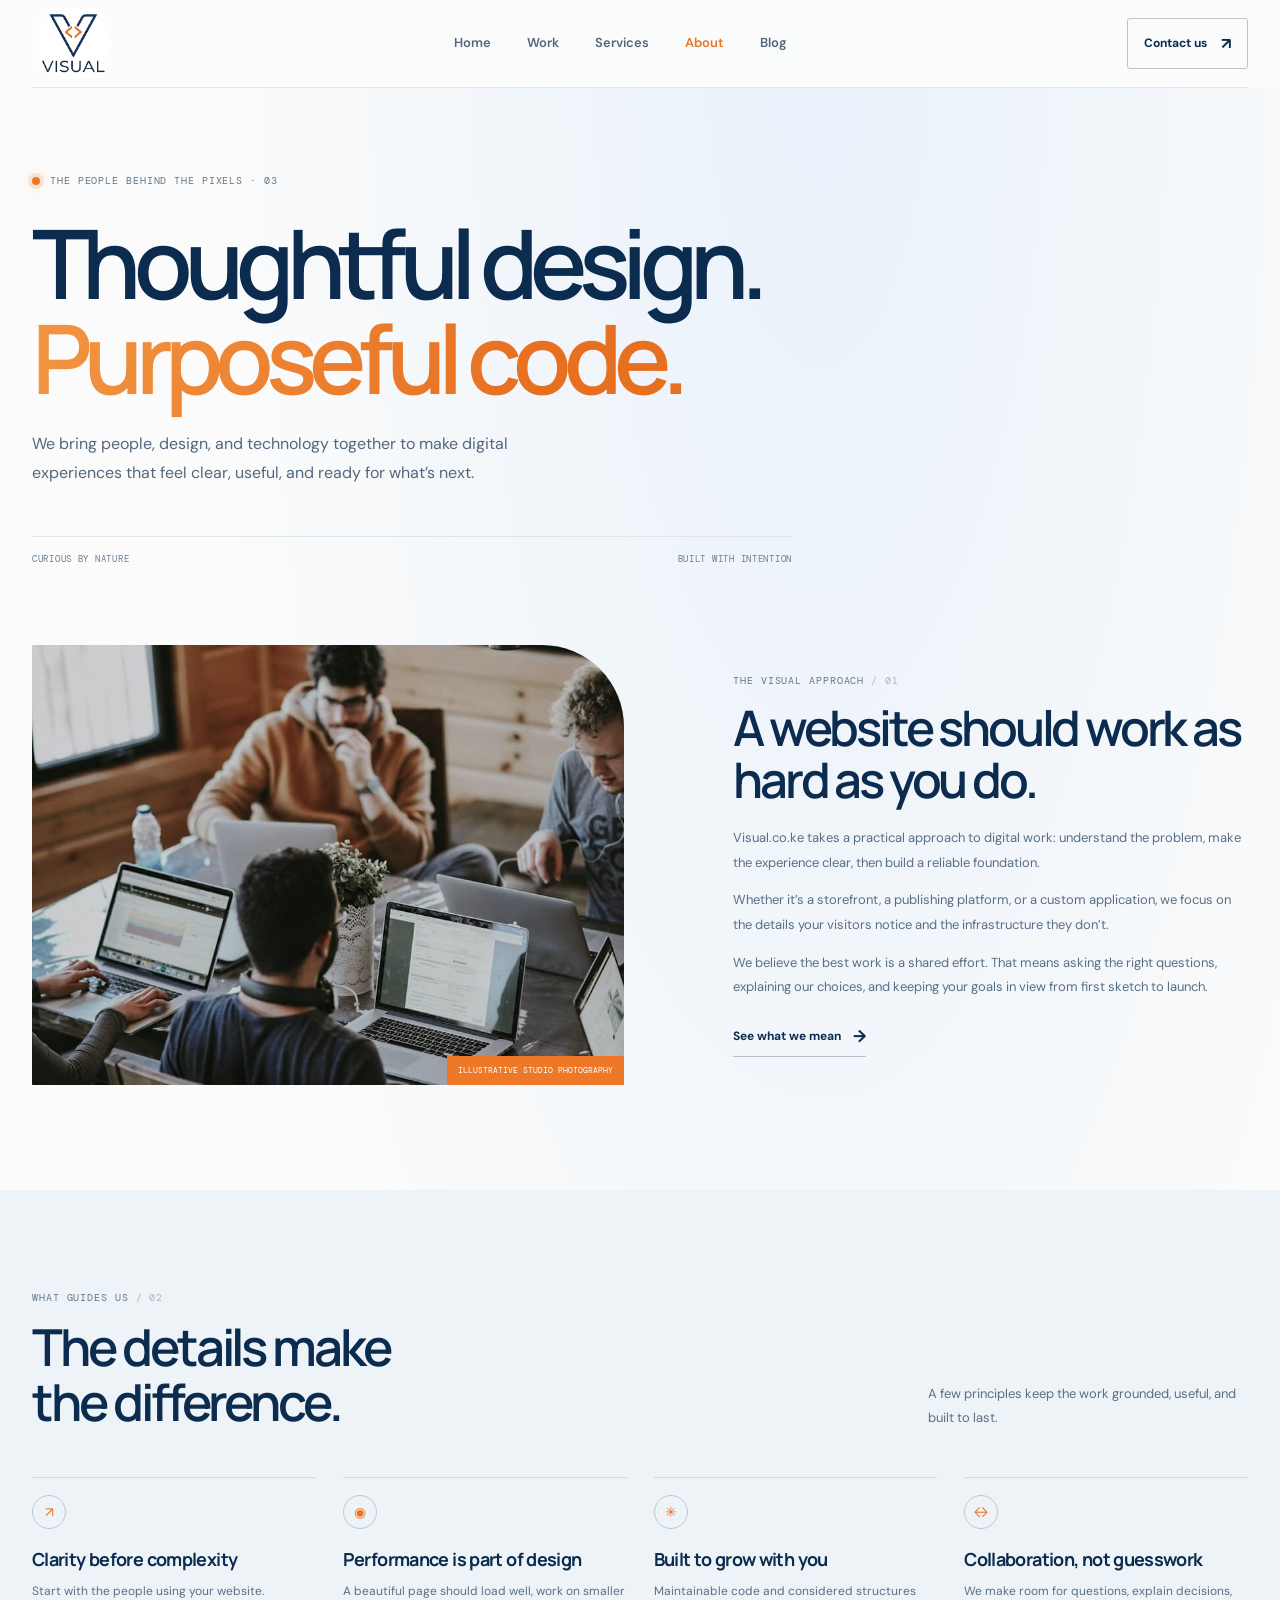
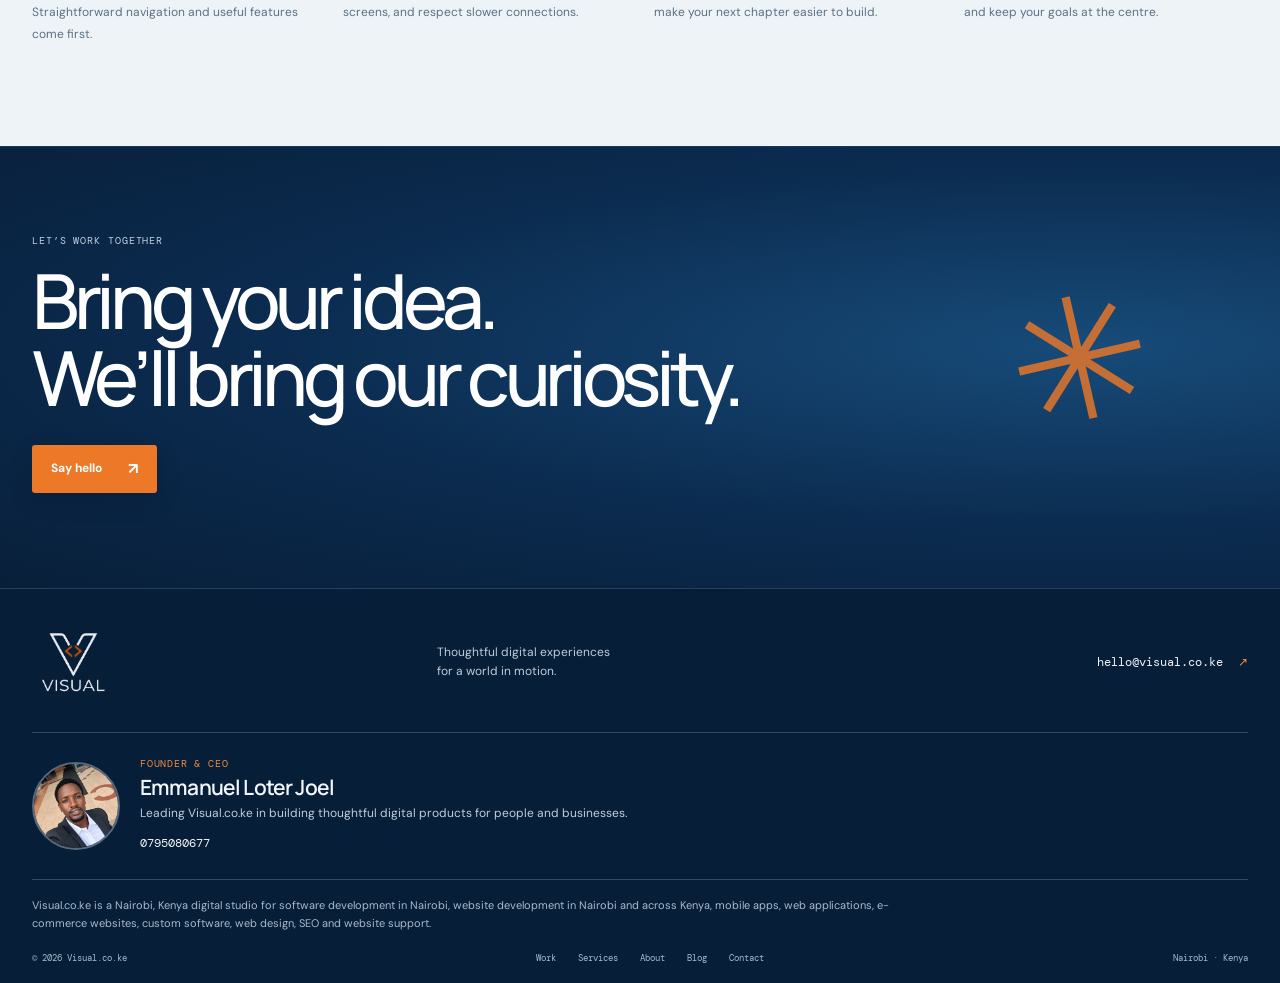
<file: about.html>
<!doctype html>
<html lang="en"><head><meta charset="utf-8"><meta name="viewport" content="width=device-width, initial-scale=1"><meta name="description" content="Meet Visual, an independent digital studio bringing design and development together for brands in Kenya and beyond."><title>About Visual — Our approach</title><link rel="preconnect" href="https://fonts.googleapis.com"><link rel="preconnect" href="https://fonts.gstatic.com" crossorigin><link href="https://fonts.googleapis.com/css2?family=DM+Mono:wght@400;500&family=DM+Sans:wght@400;500;600;700&family=Manrope:wght@400;500;600;700;800&display=swap" rel="stylesheet"><style>
:root{--paper:#f5f4ef;--white:#fffefa;--ink:#172520;--muted:#68736c;--line:#d9ddd5;--green:#294b3a;--lime:#d5f16a;--orange:#f2784b;--serif:'Manrope',sans-serif;--sans:'DM Sans',sans-serif;--mono:'DM Mono',monospace;--max:1240px}
*{box-sizing:border-box}html{scroll-behavior:smooth;scroll-padding-top:90px}body{margin:0;background:var(--paper);color:var(--ink);font-family:var(--sans);font-size:16px;line-height:1.6;-webkit-font-smoothing:antialiased}img{display:block;max-width:100%}a{color:inherit;text-decoration:none}button,input,select,textarea{font:inherit}::selection{background:var(--lime);color:var(--ink)}.wrap{width:min(var(--max),calc(100% - 64px));margin-inline:auto}.skip-link{position:absolute;z-index:20;left:18px;top:12px;transform:translateY(-160%);padding:12px 18px;background:var(--ink);color:white}.skip-link:focus{transform:translateY(0)}
.site-header{position:relative;z-index:5;background:var(--paper)}.nav-wrap{min-height:88px;display:flex;align-items:center;justify-content:space-between;border-bottom:1px solid var(--line)}.brand{display:inline-flex;align-items:center;gap:10px;font-family:var(--serif);font-weight:800;font-size:20px;letter-spacing:-1px}.brand-mark{display:grid;place-items:center;width:36px;height:36px;border-radius:50%;background:var(--orange);color:white;font-size:20px;letter-spacing:-2px}.brand-domain{color:#778078;font-weight:500}.main-nav{display:flex;gap:36px;font-size:13px;font-weight:600;color:#4d5a52}.main-nav a{padding:8px 0;transition:color .2s}.main-nav a:hover,.main-nav a[aria-current=page]{color:var(--orange)}.nav-cta{display:inline-flex;align-items:center;gap:14px;padding:12px 16px;border:1px solid #aab2a8;border-radius:3px;font-size:12px;font-weight:700;transition:background .2s,color .2s,border-color .2s}.nav-cta span{font-size:16px}.nav-cta:hover{background:var(--ink);color:white;border-color:var(--ink)}
.hero{display:grid;grid-template-columns:.94fr 1.06fr;gap:7%;align-items:center;padding-top:70px;padding-bottom:96px;min-height:630px}.hero-copy{position:relative;padding:22px 0 74px}.kicker,.eyebrow{font-family:var(--mono);font-size:10px;letter-spacing:.09em;text-transform:uppercase;color:#69746d}.kicker{display:flex;align-items:center;gap:10px;margin:0 0 24px}.pulse{display:inline-block;width:8px;height:8px;background:var(--orange);border-radius:50%;box-shadow:0 0 0 4px #f2784b20}.hero h1,.page-hero h1,.thanks h1{font-family:var(--serif);font-weight:600;font-size:clamp(54px,7.1vw,94px);line-height:.99;letter-spacing:-.075em;margin:0;color:var(--ink)}.ink-accent{color:var(--green)}.hero-lede{max-width:460px;margin:26px 0 30px;color:#657168;font-size:16px;line-height:1.8}.button-row{display:flex;align-items:center;gap:27px}.button{display:inline-flex;justify-content:center;align-items:center;gap:26px;min-height:48px;padding:0 19px;border:0;border-radius:3px;font-size:12px;font-weight:700;transition:transform .2s,background .2s}.button:hover{transform:translateY(-2px)}.button span{font-size:16px}.button-dark{background:var(--ink);color:white}.button-dark:hover{background:var(--green)}.button-lime{background:var(--lime);color:var(--ink)}.button-lime:hover{background:#e1ff7c}.text-link{display:inline-flex;align-items:center;gap:12px;font-size:12px;font-weight:700;border-bottom:1px solid #89948b;padding:0 0 6px;transition:gap .2s,color .2s}.text-link:hover{gap:18px;color:var(--green)}.text-link span{font-size:17px}.hero-note{position:absolute;left:0;bottom:0;display:flex;gap:12px;align-items:center;font-family:var(--mono);font-size:9px;line-height:1.7;color:#717d74;text-transform:uppercase;letter-spacing:.04em}.note-line{height:1px;width:31px;background:var(--orange)}
.hero-art{position:relative;min-width:0}.hero-art>img{width:100%;height:470px;object-fit:cover;border-radius:2px 100px 2px 2px;filter:saturate(.8)}.hero-art:after{content:"";position:absolute;inset:0;border-radius:2px 100px 2px 2px;background:linear-gradient(135deg,#264d3b1c,transparent 58%);pointer-events:none}.art-stamp{position:absolute;z-index:1;left:-49px;top:54px;width:146px;height:146px;background:var(--lime);border-radius:50%;display:flex;flex-direction:column;justify-content:center;padding:20px 23px;transform:rotate(-9deg);font-family:var(--mono);font-size:9px;line-height:1.4;text-transform:uppercase}.art-stamp strong{font-family:var(--serif);font-size:13px;line-height:1.1;margin-top:7px;letter-spacing:.02em}.art-stamp i{position:absolute;right:19px;bottom:18px;font-style:normal;font-size:15px}.art-caption{position:absolute;z-index:1;left:22px;bottom:22px;display:flex;align-items:center;gap:11px;background:var(--white);padding:12px 15px;font-size:10px;font-weight:700}.art-index{position:absolute;right:0;top:-26px;font-family:var(--mono);font-size:9px;color:#79847b}
.proof-band{background:#e9ebe3;border-block:1px solid #dce0d6}.proof-inner{min-height:92px;display:grid;grid-template-columns:1fr 2fr 1fr;align-items:center;gap:20px}.proof-inner p{font-family:var(--mono);font-size:9px;text-transform:uppercase;letter-spacing:.08em;color:#68736b}.proof-inner>div{display:flex;align-items:center;justify-content:center;gap:25px;font-family:var(--serif);font-size:17px;font-weight:700}.proof-inner b{color:var(--orange);font-family:var(--sans);font-size:18px}.proof-inner .proof-right{text-align:right}
.section{padding-block:105px 95px}.section-top{display:flex;align-items:flex-end;justify-content:space-between;gap:30px;margin-bottom:42px}.eyebrow{margin:0 0 13px}.eyebrow span{color:#abb3a9}.section-top h2,.process-section h2,.values-section h2{font-family:var(--serif);font-size:clamp(34px,4vw,51px);line-height:1.08;letter-spacing:-.06em;font-weight:600;margin:0}.feature-grid{display:grid;grid-template-columns:1.15fr .85fr;column-gap:50px;row-gap:44px;align-items:start}.feature-card{display:block;min-width:0}.feature-image{position:relative;overflow:hidden;background:#e0e3da}.feature-image img{width:100%;height:320px;object-fit:cover;transition:transform .6s cubic-bezier(.2,.7,.2,1);filter:saturate(.84)}.feature-card:hover img,.portfolio-item:hover img{transform:scale(1.035)}.feature-large .feature-image img{height:390px}.image-arrow{position:absolute;right:15px;top:15px;width:38px;height:38px;display:grid;place-items:center;background:var(--lime);font-size:18px;transition:transform .2s}.feature-card:hover .image-arrow,.portfolio-image:hover .image-arrow{transform:rotate(45deg)}.feature-meta{display:flex;justify-content:space-between;align-items:flex-end;gap:14px;padding-top:16px}.tag{font-family:var(--mono);font-size:9px;color:#79847b;text-transform:uppercase;letter-spacing:.08em}.feature-meta h3{font-family:var(--serif);font-size:21px;letter-spacing:-.045em;margin:4px 0 0}.feature-meta>p{font-family:var(--mono);font-size:9px;color:#778078;margin:0 0 3px;text-align:right}.work-aside{align-self:center;padding:35px 6%}.big-asterisk{display:block;color:var(--orange);font-size:54px;line-height:1}.work-aside p{max-width:220px;font-family:var(--serif);font-size:23px;line-height:1.3;letter-spacing:-.04em;margin:22px 0}.image-disclaimer{font-size:10px;color:#7e877f;margin-top:28px}.services-teaser{background:var(--green);color:white;padding:100px 0}.teaser-grid{display:grid;grid-template-columns:.9fr 1.1fr;gap:9%;align-items:center}.services-teaser .eyebrow{color:#bec9bc}.services-teaser .eyebrow span{color:#87998a}.teaser-grid h2{font-family:var(--serif);font-size:clamp(42px,5vw,65px);line-height:1.04;letter-spacing:-.07em;font-weight:600;margin:0 0 22px}.outline-text{color:transparent;-webkit-text-stroke:1px #c9d4c6}.body-copy{max-width:390px;color:#d1d9d1;font-size:14px;line-height:1.8;margin:0 0 28px}.teaser-list{border-top:1px solid #ffffff3b}.teaser-list a{display:grid;grid-template-columns:44px 1fr 20px;gap:12px;align-items:center;border-bottom:1px solid #ffffff3b;padding:21px 0;transition:padding .2s}.teaser-list a:hover{padding-inline:8px}.teaser-list span{font-family:var(--mono);font-size:10px;color:#c0cbbf}.teaser-list strong{font-family:var(--serif);font-size:18px;font-weight:500}.teaser-list i{font-style:normal;color:var(--lime)}
.manifesto{padding-block:104px}.manifesto-grid{display:grid;grid-template-columns:1.1fr .6fr;gap:11%;align-items:end}.manifesto h2{font-family:var(--serif);font-size:clamp(39px,5.5vw,68px);line-height:1.08;letter-spacing:-.07em;font-weight:500;margin:0}.manifesto h2 span{color:var(--green)}.manifesto-grid>div p{font-size:14px;color:#6d786f;line-height:1.9;margin:0 0 23px}.cta-block{background:var(--ink);color:white;overflow:hidden}.cta-inner{position:relative;padding-block:86px 95px}.cta-inner .eyebrow{color:#bdc8bd}.cta-inner h2{font-family:var(--serif);font-size:clamp(42px,6vw,76px);letter-spacing:-.07em;line-height:1.02;font-weight:500;margin:0 0 28px}.cta-doodle{position:absolute;right:8%;top:18%;font-size:170px;color:#f2784b;opacity:.9;transform:rotate(-13deg)}.site-footer{background:#111c18;color:#e9eee8;padding:38px 0 18px}.footer-top{display:grid;grid-template-columns:1fr 1fr 1fr;align-items:center;padding-bottom:34px;border-bottom:1px solid #ffffff30}.brand-light .brand-domain{color:#9da99e}.brand-light .brand-mark{background:var(--orange)}.footer-top>p{font-size:12px;color:#b7c1b7;line-height:1.6}.footer-contact{justify-self:end;font-family:var(--mono);font-size:12px}.footer-contact span{color:var(--lime);margin-left:8px}.footer-bottom{display:flex;justify-content:space-between;align-items:center;padding-top:18px;font-family:var(--mono);font-size:9px;color:#a2ada2}.footer-bottom nav{display:flex;gap:22px}.footer-bottom a:hover{color:var(--lime)}
/* Interior pages */
.page-hero{padding-top:85px;padding-bottom:42px}.page-hero .kicker{margin-bottom:26px}.page-hero h1{font-size:clamp(56px,7.5vw,98px)}.page-hero .hero-lede{max-width:520px;margin-top:25px}.page-hero-foot{display:flex;justify-content:space-between;max-width:760px;margin-top:48px;padding:15px 0;border-top:1px solid var(--line);font-family:var(--mono);font-size:9px;text-transform:uppercase;letter-spacing:.08em;color:#7b867d}.portfolio{padding-top:35px;padding-bottom:25px}.portfolio-item{display:grid;grid-template-columns:1.1fr .9fr;gap:7%;align-items:center;padding:35px 0 75px;scroll-margin-top:30px}.portfolio-item+.portfolio-item{border-top:1px solid var(--line)}.portfolio-offset .portfolio-image{grid-column:2;grid-row:1}.portfolio-offset .portfolio-info{grid-column:1;grid-row:1}.portfolio-image{position:relative;display:block;overflow:hidden;background:#e2e5dc}.portfolio-image img{width:100%;height:370px;object-fit:cover;transition:transform .6s;filter:saturate(.84)}.portfolio-number{position:absolute;left:16px;bottom:14px;color:white;font-family:var(--mono);font-size:10px;text-shadow:0 1px 4px #0008}.portfolio-info h2{font-family:var(--serif);font-size:clamp(31px,4vw,48px);line-height:1.05;letter-spacing:-.065em;margin:5px 0 15px;font-weight:600}.portfolio-info p{max-width:410px;color:#69746c;font-size:14px;line-height:1.8}.portfolio-facts{display:flex;flex-wrap:wrap;gap:8px;margin-top:23px}.portfolio-facts span{border:1px solid #cbd1c7;padding:7px 9px;font-family:var(--mono);font-size:9px;color:#68736b}.portfolio+.image-disclaimer{margin-top:0;margin-bottom:80px}
.service-details{background:#e9ebe3;margin-top:25px}.service-detail{display:grid;grid-template-columns:60px 1fr .85fr;gap:35px;padding:42px 0 48px;border-bottom:1px solid #cdd3c9}.service-index{font-family:var(--mono);font-size:11px;color:var(--orange);padding-top:8px}.service-detail h2{font-family:var(--serif);font-size:clamp(27px,3.4vw,40px);line-height:1.1;letter-spacing:-.06em;font-weight:600;margin:0 0 15px}.service-intro{max-width:390px;color:#69746c;font-size:13px;line-height:1.8;margin:0}.service-includes{padding-top:6px}.service-includes>p{font-family:var(--serif);font-size:15px;line-height:1.5;max-width:360px;margin:0 0 15px}.service-includes ul{padding:0;margin:0;list-style:none;color:#68736b;font-size:11px}.service-includes li{padding:6px 0 6px 17px;position:relative}.service-includes li:before{content:"↗";position:absolute;left:0;color:var(--orange)}.process-section,.values-section{padding:100px 0}.process-section .section-top,.values-section .section-top{align-items:end}.process-blurb{max-width:320px;color:#748077;font-size:13px;line-height:1.8;margin:0}.process-grid{display:grid;grid-template-columns:repeat(4,1fr);gap:22px;margin-top:51px}.process-grid article{border-top:1px solid #bfc8bd;padding-top:17px}.process-grid article>span{font-family:var(--mono);font-size:10px;color:var(--orange)}.process-grid h3{font-family:var(--serif);font-size:19px;letter-spacing:-.04em;margin:21px 0 7px}.process-grid p,.values-grid p{font-size:12px;line-height:1.8;color:#707b72;margin:0}.about-story{display:grid;grid-template-columns:1fr .87fr;gap:9%;align-items:center;padding-top:22px;padding-bottom:105px}.about-image{position:relative;margin:0}.about-image img{width:100%;height:440px;object-fit:cover;border-radius:1px 82px 1px 1px;filter:saturate(.78)}.about-image figcaption{position:absolute;right:0;bottom:0;background:var(--lime);padding:8px 11px;font-family:var(--mono);font-size:8px;text-transform:uppercase}.story-copy h2{font-family:var(--serif);font-size:clamp(33px,4vw,49px);line-height:1.06;letter-spacing:-.065em;font-weight:600;margin:0 0 20px}.story-copy>p:not(.eyebrow){font-size:13px;line-height:1.9;color:#68736b}.story-copy .text-link{margin-top:10px}.values-section{background:#e9ebe3}.values-grid{display:grid;grid-template-columns:repeat(4,1fr);gap:27px;margin-top:48px}.values-grid article{border-top:1px solid #c4ccc1;padding-top:17px}.value-icon{display:grid;place-items:center;width:34px;height:34px;border:1px solid #aeb9ad;color:var(--green);border-radius:50%;font-size:14px}.values-grid h3{font-family:var(--serif);font-size:18px;line-height:1.2;letter-spacing:-.035em;margin:20px 0 10px}.contact-section{display:grid;grid-template-columns:.75fr 1.25fr;gap:9%;padding-top:28px;padding-bottom:110px}.contact-aside{padding:28px;background:#e9ebe3;align-self:start}.contact-aside h2{font-family:var(--serif);font-size:33px;line-height:1.1;letter-spacing:-.06em;margin:0 0 15px}.contact-aside>p:not(.eyebrow){font-size:13px;color:#69746c;line-height:1.8}.contact-aside ul{list-style:none;padding:12px 0 20px;margin:0}.contact-aside li{position:relative;padding:8px 0 8px 18px;border-bottom:1px solid #d3d8d0;color:#58645b;font-size:11px}.contact-aside li:before{position:absolute;left:0;content:"↗";color:var(--orange)}.contact-direct,.contact-location{display:flex;flex-direction:column;gap:5px;padding-top:16px;border-top:1px solid #cbd2c8;margin-top:14px}.contact-direct span,.contact-location span{font-family:var(--mono);font-size:9px;text-transform:uppercase;color:#7b867d}.contact-direct a{font-size:12px;font-weight:700}.contact-location strong{font-family:var(--serif);font-size:16px}.contact-location small{color:#778078;font-size:10px}.contact-form{display:grid;gap:20px}.form-heading{display:flex;justify-content:space-between;align-items:center;margin:0;padding-bottom:13px;border-bottom:1px solid var(--line);font-family:var(--serif);font-size:20px;font-weight:700;letter-spacing:-.04em}.form-heading span{font-family:var(--mono);font-size:9px;font-weight:400;color:#78837a}.form-row{display:grid;grid-template-columns:1fr 1fr;gap:17px}.contact-form label{display:grid;gap:8px;font-size:10px;font-weight:700;color:#58645b}.contact-form input,.contact-form select,.contact-form textarea{width:100%;min-width:0;border:1px solid #cbd2c8;border-radius:2px;background:#fbfaf6;padding:13px 14px;color:var(--ink);font-size:12px;outline:none;transition:border .2s,box-shadow .2s}.contact-form input::placeholder,.contact-form textarea::placeholder{color:#a0a99f}.contact-form textarea{min-height:145px;resize:vertical}.contact-form input:focus,.contact-form select:focus,.contact-form textarea:focus{border-color:var(--green);box-shadow:0 0 0 3px #294b3a20}.contact-form select:invalid{color:#9ba49b}.form-privacy{font-size:10px;line-height:1.7;color:#838d84;margin:-6px 0 0}.contact-form .button{justify-self:start;cursor:pointer}.thanks{padding-block:120px 150px;min-height:65vh}.thanks h1{font-size:clamp(58px,8vw,100px)}.thanks .hero-lede{margin-bottom:28px}
@media(max-width:900px){.wrap{width:min(var(--max),calc(100% - 42px))}.hero{gap:5%;padding-top:55px;min-height:560px}.hero-art>img{height:400px}.hero h1{font-size:clamp(54px,8vw,76px)}.art-stamp{left:-25px;width:120px;height:120px}.feature-grid{column-gap:28px}.feature-image img{height:270px}.feature-large .feature-image img{height:330px}.feature-meta{display:block}.feature-meta>p{text-align:left;margin-top:8px}.portfolio-item{gap:5%}.portfolio-image img{height:310px}.about-story{gap:6%}.about-image img{height:390px}.values-grid{grid-template-columns:repeat(2,1fr)}.contact-section{gap:5%}.service-detail{grid-template-columns:43px 1fr .8fr;gap:20px}}
@media(max-width:650px){html{scroll-padding-top:20px}.wrap{width:calc(100% - 38px)}.nav-wrap{min-height:75px;flex-wrap:wrap;row-gap:0;padding:13px 0}.brand{font-size:18px}.brand-mark{width:32px;height:32px}.main-nav{order:3;width:100%;justify-content:space-between;gap:10px;padding-top:12px;font-size:11px}.nav-cta{padding:9px 11px;font-size:10px;gap:8px}.hero{display:flex;flex-direction:column;align-items:stretch;gap:45px;padding-top:45px;padding-bottom:65px}.hero-copy{padding:0 0 54px}.hero h1,.page-hero h1{font-size:clamp(53px,15vw,78px)}.hero-lede{font-size:14px;line-height:1.75}.hero-art{margin-left:19px}.hero-art>img{height:315px;border-top-right-radius:70px}.art-stamp{top:-25px;left:-20px;width:105px;height:105px;padding:16px}.art-stamp strong{font-size:11px}.art-caption{left:10px;bottom:10px;padding:10px;font-size:8px}.proof-inner{grid-template-columns:1fr 1fr;gap:5px;padding:18px 0}.proof-inner>p{font-size:8px}.proof-inner>div{grid-column:1/-1;grid-row:2;gap:19px;font-size:15px;justify-content:flex-start}.proof-inner .proof-right{text-align:right}.section{padding-block:70px}.section-top{align-items:flex-start;flex-direction:column;margin-bottom:28px;gap:20px}.section-top h2,.process-section h2,.values-section h2{font-size:37px}.feature-grid{grid-template-columns:1fr;row-gap:27px}.feature-large .feature-image img,.feature-image img{height:250px}.feature-meta{display:flex}.feature-meta h3{font-size:18px}.feature-meta>p{font-size:8px;text-align:right}.work-aside{padding:4px 0 0}.work-aside p{font-size:21px;margin:12px 0}.big-asterisk{font-size:38px}.services-teaser{padding:70px 0}.teaser-grid{grid-template-columns:1fr;gap:44px}.teaser-grid h2{font-size:48px}.teaser-list strong{font-size:16px}.manifesto{padding-block:72px}.manifesto-grid{grid-template-columns:1fr;gap:25px}.manifesto h2{font-size:43px}.cta-inner{padding-block:70px}.cta-inner h2{font-size:48px;max-width:440px}.cta-doodle{right:-18px;top:30%;font-size:95px;opacity:.35}.footer-top{grid-template-columns:1fr 1fr;gap:16px}.footer-top>p{grid-column:1/-1;grid-row:2;margin:0}.footer-contact{font-size:10px}.footer-bottom{flex-wrap:wrap;gap:15px}.footer-bottom nav{order:3;width:100%;flex-wrap:wrap;gap:17px}.page-hero{padding-top:58px;padding-bottom:30px}.page-hero .hero-lede{font-size:14px}.page-hero-foot{margin-top:32px;font-size:8px;gap:10px}.portfolio{padding-top:15px}.portfolio-item,.portfolio-offset{display:flex;flex-direction:column;align-items:stretch;gap:19px;padding:26px 0 45px}.portfolio-image img{height:250px}.portfolio-info h2{font-size:36px}.portfolio-info p{margin:8px 0}.portfolio+.image-disclaimer{margin-bottom:55px}.service-detail{grid-template-columns:32px 1fr;gap:8px 12px;padding:28px 0}.service-detail h2{font-size:30px}.service-includes{grid-column:2;padding-top:6px}.process-section,.values-section{padding:70px 0}.process-section .section-top,.values-section .section-top{align-items:flex-start}.process-grid{grid-template-columns:1fr 1fr;gap:25px 17px;margin-top:32px}.process-grid h3{font-size:17px;margin-top:13px}.about-story{grid-template-columns:1fr;gap:30px;padding-top:12px;padding-bottom:72px}.about-image img{height:310px}.story-copy h2{font-size:37px}.values-grid{grid-template-columns:1fr 1fr;gap:25px 17px;margin-top:32px}.values-grid h3{font-size:16px}.contact-section{grid-template-columns:1fr;gap:25px;padding-top:12px;padding-bottom:70px}.contact-aside{padding:23px}.form-row{grid-template-columns:1fr;gap:20px}.form-heading{font-size:17px}.thanks{padding-block:90px 100px;min-height:60vh}}
@media(prefers-reduced-motion:reduce){*,*::before,*::after{scroll-behavior:auto!important;transition:none!important}}

/* Web3 inspired visual direction */
:root{--paper:#03060d;--white:#0b1220;--ink:#f4f7fc;--muted:#9ba8bc;--line:#1a2638;--green:#0d1a2d;--lime:#159aff;--orange:#00c7f5}
body{background:radial-gradient(ellipse at 60% 0%,#0a1d37 0,transparent 36rem),var(--paper);color:var(--ink)}
.site-header{background:rgba(3,6,13,.9);backdrop-filter:blur(16px)}
.nav-wrap{border-color:var(--line)}
.brand-domain{color:#8a9ab1}
.brand-mark{background:linear-gradient(135deg,#22c5ff,#1464ff);color:white;box-shadow:0 0 24px #167dff42}
.main-nav{color:#b3c0d1}.main-nav a:hover,.main-nav a[aria-current=page]{color:#3aaeff}
.nav-cta{border-color:#34445b;color:#eaf2fc}.nav-cta:hover{background:#126ee7;border-color:#126ee7;color:white}
.hero{min-height:660px;padding-top:80px;padding-bottom:90px;gap:6%}
.kicker,.eyebrow{color:#91a3bb}.eyebrow span{color:#53637a}.pulse{background:#13bdf7;box-shadow:0 0 0 4px #13bdf724,0 0 18px #14bbff}
.hero h1,.page-hero h1,.thanks h1{color:#f6f8fd;letter-spacing:-.08em}
.ink-accent{color:#238cff;background:linear-gradient(100deg,#29ccff,#1675ff 75%);-webkit-background-clip:text;background-clip:text;-webkit-text-fill-color:transparent}
.hero-lede{color:#a3b0c2}
.button-dark{background:#167ff2;color:white;box-shadow:0 7px 26px #056de333}.button-dark:hover{background:#2797ff}
.text-link{border-color:#38495e;color:#e6edf7}.text-link:hover{color:#40baff}
.hero-note{color:#8495ad}.note-line{background:#19a5ff}
.hero-art{isolation:isolate;min-height:470px;background:radial-gradient(ellipse at 70% 60%,#063e7b 0,#07162b 47%,transparent 75%)}
.hero-art>img{position:absolute;inset:0;width:100%;height:100%;object-fit:cover;object-position:right center;border-radius:2px 96px 2px 2px;filter:saturate(1.12) contrast(1.06);mask-image:linear-gradient(90deg,transparent 31%,#000 42%);-webkit-mask-image:linear-gradient(90deg,transparent 31%,#000 42%)}
.hero-art:after{z-index:0;opacity:.45;background:linear-gradient(90deg,var(--paper) 2%,transparent 65%),linear-gradient(0deg,#03060d88,transparent 43%)}
.art-caption{background:#0b1729e8;color:#d9eaff;border:1px solid #2b4969}.art-caption .pulse{background:#27b9ff}.art-index{color:#69809d;z-index:1}
.proof-band{background:#080f1b;border-color:#1a2638}.proof-inner p{color:#8495ad}.proof-inner>div{color:#e3eaf5}.proof-inner b{color:#20b9ff}
.section-top h2,.process-section h2,.values-section h2{color:#f3f6fb}
.tag,.feature-meta>p{color:#94a5bc}.feature-image{background:#0d1b2d}.feature-image img,.portfolio-image img{filter:saturate(.9) contrast(1.06)}.image-arrow{background:#138ef4;color:#fff}
.feature-meta h3{color:#f1f5fc}.work-aside p{color:#e8effa}.big-asterisk{color:#20b7ff}.image-disclaimer{color:#8392a8}
.services-teaser{background:linear-gradient(125deg,#071426,#0b1c35 62%,#07101f);border-block:1px solid #14253d}.services-teaser .eyebrow{color:#93a9c5}.services-teaser .eyebrow span{color:#536b8a}.outline-text{-webkit-text-stroke-color:#4373a8}.body-copy{color:#a5b3c7}.button-lime{background:#168bfa;color:white;box-shadow:0 8px 30px #137de633}.button-lime:hover{background:#35a5ff}.teaser-list{border-color:#263850}.teaser-list a{border-color:#263850}.teaser-list span{color:#8da2be}.teaser-list i{color:#31baff}
.manifesto h2{color:#f1f5fc}.manifesto h2 span{color:#3fa9ff}.manifesto-grid>div p{color:#9ba9bc}
.cta-block{background:radial-gradient(ellipse at 85% 45%,#0c3362,#07101e 54%,#050910);border-top:1px solid #14243a}.cta-inner .eyebrow{color:#96abc5}.cta-doodle{color:#168bfa;opacity:.55}
.site-footer{background:#02050b;color:#e8eff8;border-top:1px solid #172339}.brand-light .brand-domain{color:#8294ad}.footer-top>p{color:#93a1b6}.footer-contact{color:#e1eaf5}.footer-contact span{color:#2daaff}.footer-bottom{color:#8292a8}.footer-bottom a:hover{color:#33b7ff}
.page-hero .hero-lede{color:#a3b0c2}.page-hero-foot{border-color:#1a2638;color:#8495ad}
.portfolio-item+.portfolio-item{border-color:#1a2638}.portfolio-image{background:#0c1728}.portfolio-info h2{color:#f2f6fc}.portfolio-info p{color:#a2aec0}.portfolio-facts span{border-color:#263850;color:#a7b5c8}
.portfolio-number{text-shadow:0 1px 8px #000}
.service-details,.values-section{background:#080f1b}.service-detail{border-color:#1b2a3d}.service-index{color:#27aaff}.service-intro,.service-includes ul,.process-blurb,.process-grid p,.values-grid p{color:#9aa9bd}.service-includes>p{color:#e0e9f5}.service-includes li:before{color:#26afff}
.process-grid article,.values-grid article{border-color:#263750}.process-grid article>span{color:#2baaff}.process-grid h3,.values-grid h3{color:#eaf1fa}.value-icon{border-color:#345273;color:#49b6ff}
.about-image img{filter:saturate(.8) contrast(1.06)}.about-image figcaption{background:#137fe8;color:white}.story-copy h2{color:#f1f5fb}.story-copy>p:not(.eyebrow){color:#a0aec0}
.contact-aside{background:#091321;border:1px solid #1d2b40}.contact-aside h2{color:#f0f5fc}.contact-aside>p:not(.eyebrow){color:#a0aec0}.contact-aside li{border-color:#1c2a3c;color:#aab8ca}.contact-aside li:before{color:#2aaeff}.contact-direct,.contact-location{border-color:#25354c}.contact-direct span,.contact-location span,.contact-location small{color:#92a2b8}.contact-direct a,.contact-location strong{color:#edf3fb}
.form-heading{border-color:#25344a;color:#edf3fb}.form-heading span{color:#91a1b7}.contact-form label{color:#b9c6d8}.contact-form input,.contact-form select,.contact-form textarea{border-color:#27364b;background:#080f1a;color:#edf4fc}.contact-form input::placeholder,.contact-form textarea::placeholder{color:#718199}.contact-form input:focus,.contact-form select:focus,.contact-form textarea:focus{border-color:#238eff;box-shadow:0 0 0 3px #238eff2b}.contact-form select:invalid{color:#718199}.form-privacy{color:#8392a8}
@media(max-width:650px){.hero{padding-top:52px}.hero-art{min-height:310px;background:radial-gradient(ellipse at 70% 52%,#064b8b 0,#07162b 48%,transparent 79%)}.hero-art>img{mask-image:linear-gradient(90deg,transparent 30%,#000 43%);-webkit-mask-image:linear-gradient(90deg,transparent 30%,#000 43%)}.proof-band{background:#080f1b}.services-teaser{background:linear-gradient(145deg,#081426,#0b1d37)}.manifesto h2{color:#f1f5fc}}

/* Visual identity: deep navy, warm orange, and the supplied Visual logo */
:root{--paper:#fbfbfb;--white:#fff;--ink:#0b2b4f;--muted:#53677c;--line:#e0e5e9;--green:#153d64;--lime:#ec7828;--orange:#ec7828}
body{background:radial-gradient(ellipse at 64% 0%,#e8f1fa 0,transparent 38rem),var(--paper);color:var(--ink)}
.site-header{background:rgba(251,251,251,.94)}
.brand-image{display:block;width:82px;height:auto}
.brand-mark{background:#0b2b4f;box-shadow:none}
.main-nav{color:#52677e}.main-nav a:hover,.main-nav a[aria-current=page]{color:#e87524}
.nav-cta{border-color:#b8c4d0;color:#0b2b4f}.nav-cta:hover{background:#0b2b4f;border-color:#0b2b4f;color:#fff}
.hero h1,.page-hero h1,.thanks h1{color:#0b2b4f}
.ink-accent{background:linear-gradient(100deg,#f29542,#e76f20 78%);-webkit-background-clip:text;background-clip:text;-webkit-text-fill-color:transparent}
.hero-lede{color:#53677c}.kicker,.eyebrow{color:#60758a}.eyebrow span{color:#aab6c2}.pulse{background:#ec7828;box-shadow:0 0 0 4px #ec782826,0 0 14px #ec782850}
.button-dark{background:#0b2b4f;color:#fff;box-shadow:0 7px 24px #0b2b4f24}.button-dark:hover{background:#174978}
.text-link{border-color:#b6c2cd;color:#0b2b4f}.text-link:hover{color:#e87524}
.hero-note{color:#63778b}.note-line{background:#ec7828}
.hero-art{background:radial-gradient(ellipse at 72% 56%,#164c7c 0,#0b2b4f 49%,transparent 78%)}
.hero-art:after{background:linear-gradient(90deg,var(--paper) 2%,transparent 65%),linear-gradient(0deg,#061b31aa,transparent 43%)}
.art-caption{background:#0b2b4feF;color:#f3f6fa;border-color:#486782}.art-caption .pulse{background:#f28a39}.art-index{color:#7188a0}
.proof-band{background:#eef3f7;border-color:#e0e5e9}.proof-inner p{color:#61758a}.proof-inner>div{color:#0b2b4f}.proof-inner b{color:#ec7828}
.section-top h2,.process-section h2,.values-section h2{color:#0b2b4f}
.tag,.feature-meta>p{color:#657a8e}.feature-image{background:#e7edf2}.feature-image img,.portfolio-image img{filter:saturate(.82) contrast(1.02)}.image-arrow{background:#ec7828;color:#fff}
.feature-meta h3{color:#0b2b4f}.work-aside p{color:#0b2b4f}.big-asterisk{color:#ec7828}.image-disclaimer{color:#728398}
.services-teaser{background:linear-gradient(125deg,#0b2b4f,#123c66 62%,#092441);border-color:#173d61}.services-teaser .eyebrow{color:#c0ccda}.services-teaser .eyebrow span{color:#8098af}.outline-text{-webkit-text-stroke-color:#d6e0ea}.body-copy{color:#d1dce7}.button-lime{background:#ec7828;color:#fff;box-shadow:0 8px 25px #0002}.button-lime:hover{background:#f18e44}.teaser-list,.teaser-list a{border-color:#ffffff42}.teaser-list span{color:#aabbd0}.teaser-list i{color:#f3a263}
.manifesto h2{color:#0b2b4f}.manifesto h2 span{color:#e87524}.manifesto-grid>div p{color:#5f7388}
.cta-block{background:radial-gradient(ellipse at 85% 45%,#174b79,#0b2b4f 54%,#081f39);border-color:#123a62}.cta-inner .eyebrow{color:#c1cfdd}.cta-doodle{color:#ec7828;opacity:.82}
.site-footer{background:#071e38;color:#f2f6fa;border-color:#25405c}.footer-top>p{color:#c1ccda}.footer-contact{color:#f2f6fa}.footer-contact span{color:#f08a3e}.footer-bottom{color:#a9bacd}.footer-bottom a:hover{color:#f5a05b}
.page-hero .hero-lede{color:#53677c}.page-hero-foot{border-color:#e0e5e9;color:#687d91}
.portfolio-item+.portfolio-item{border-color:#e0e5e9}.portfolio-image{background:#e7edf2}.portfolio-info h2{color:#0b2b4f}.portfolio-info p{color:#596f85}.portfolio-facts span{border-color:#d1dae2;color:#536a80}
.portfolio-number{text-shadow:0 1px 8px #0008}
.service-details,.values-section{background:#eef3f7}.service-detail{border-color:#d8e0e6}.service-index{color:#e87524}.service-intro,.service-includes ul,.process-blurb,.process-grid p,.values-grid p{color:#5a7085}.service-includes>p{color:#0b2b4f}.service-includes li:before{color:#e87524}
.process-grid article,.values-grid article{border-color:#d0dae2}.process-grid article>span{color:#e87524}.process-grid h3,.values-grid h3{color:#0b2b4f}.value-icon{border-color:#b9c8d5;color:#e87524}
.about-image img{filter:saturate(.8) contrast(1.02)}.about-image figcaption{background:#ec7828;color:white}.story-copy h2{color:#0b2b4f}.story-copy>p:not(.eyebrow){color:#596f85}
.contact-aside{background:#eef3f7;border-color:#dce4ea}.contact-aside h2{color:#0b2b4f}.contact-aside>p:not(.eyebrow){color:#5a7085}.contact-aside li{border-color:#d5dee6;color:#53697e}.contact-aside li:before{color:#e87524}.contact-direct,.contact-location{border-color:#d0dae2}.contact-direct span,.contact-location span,.contact-location small{color:#687d91}.contact-direct a,.contact-location strong{color:#0b2b4f}
.form-heading{border-color:#d6dfe6;color:#0b2b4f}.form-heading span{color:#687d91}.contact-form label{color:#3d5873}.contact-form input,.contact-form select,.contact-form textarea{border-color:#cbd6df;background:#fff;color:#0b2b4f}.contact-form input::placeholder,.contact-form textarea::placeholder{color:#9aa9b7}.contact-form input:focus,.contact-form select:focus,.contact-form textarea:focus{border-color:#ec7828;box-shadow:0 0 0 3px #ec782826}.contact-form select:invalid{color:#8495a5}.form-privacy{color:#77899b}
@media(max-width:650px){.proof-band{background:#eef3f7}.services-teaser{background:linear-gradient(145deg,#0b2b4f,#123c66)}.manifesto h2{color:#0b2b4f}.brand-image{width:72px}}

/* The transparent brand artwork is the homepage hero visual. */
.hero-art{display:flex;align-items:center;justify-content:center;background:none;min-height:470px}
.hero-art>img{position:relative;inset:auto;display:block;width:100%;height:470px;object-fit:contain;object-position:center;border-radius:0;filter:none;mask-image:none;-webkit-mask-image:none}
.hero-art:after,.hero-art .art-caption,.hero-art .art-index{display:none}
@media(max-width:650px){.hero-art{min-height:300px}.hero-art>img{height:300px}}
.hero-art{position:relative;display:block;overflow:hidden;min-height:470px}
.hero-art>img{position:absolute;inset:50% -4% auto auto;display:block;width:165%;height:auto;max-width:none;object-fit:contain;object-position:right center;transform:translateY(-50%);border-radius:0;filter:none;mask-image:none;-webkit-mask-image:none}
@media(max-width:650px){.hero-art{min-height:320px}.hero-art>img{width:165%;height:auto;inset:auto -8% 0 auto}}
.hero-art>img{inset:auto -8% 0 auto;transform:none}

/* Let the hero artwork grow and bleed to the viewport's right edge. */
.hero-art{flex:1 1 520px;overflow:visible;width:calc(100% + max(32px,calc(50vw - 620px)));height:520px;min-height:520px;margin-right:min(-32px,calc(620px - 50vw))}
.hero-art>img{height:120%;width:auto;inset:auto 0 0 auto;transform:none}
@media(max-width:900px){.hero-art{flex-basis:100%;width:calc(100% + max(21px,calc(50vw - 620px)));margin-right:min(-21px,calc(620px - 50vw))}}
@media(max-width:650px){.hero-art{height:320px;min-height:320px;width:calc(100% + max(19px,calc(50vw - 620px)));margin-right:min(-19px,calc(620px - 50vw))}.hero-art>img{height:120%;inset:auto 0 0 auto}}

/* Responsive layout refinements across every page */
.hero-copy{padding:0}
@media(min-width:1500px){
  :root{--max:1440px}
  .wrap{width:min(var(--max),calc(100% - 120px))}
  .hero-art{width:calc(100% + max(32px,calc(50vw - 720px)));margin-right:min(-32px,calc(720px - 50vw));height:600px;min-height:600px}
  .hero-art>img{height:120%}
  .hero{min-height:760px;gap:6%;padding-block:100px 110px}
  .hero h1{font-size:clamp(96px,7vw,128px)}
  .page-hero{padding-top:110px;padding-bottom:60px}
  .section{padding-block:130px 115px}
  .feature-image img{height:390px}.feature-large .feature-image img{height:470px}
  .portfolio-image img{height:440px}
}
@media(min-width:901px) and (max-width:1199px){
  .hero{grid-template-columns:.9fr 1.1fr;gap:4%;min-height:600px;padding-top:60px;padding-bottom:75px}
  .hero h1{font-size:clamp(58px,6.5vw,82px)}
  .hero-art{height:480px;min-height:480px}
  .hero-art>img{height:120%}
  .feature-grid{column-gap:32px}
  .portfolio-item{gap:5%}
  .service-detail{grid-template-columns:45px 1fr .9fr;gap:24px}
  .contact-section{gap:5%}
}
@media(max-width:900px){
  .hero{grid-template-columns:1fr;gap:12px;min-height:0;padding-top:58px;padding-bottom:55px}
  .hero-copy{max-width:680px;padding:0 0 68px}
  .hero h1{font-size:clamp(58px,9vw,82px)}
  .hero-art{height:clamp(370px,56vw,500px);min-height:clamp(370px,56vw,500px)}
  .hero-art>img{height:120%}
  .section{padding-block:82px 76px}
  .feature-grid{column-gap:24px;row-gap:34px}
  .feature-image img{height:280px}.feature-large .feature-image img{height:330px}
  .teaser-grid{gap:5%}
  .service-detail{grid-template-columns:42px 1fr .9fr;gap:20px}
  .about-story{gap:6%}
  .contact-section{gap:5%}
  .portfolio-image img{height:300px}
}
@media(max-width:760px){
  .wrap{width:calc(100% - 40px)}
  .nav-wrap{min-height:76px;gap:12px}
  .main-nav{gap:20px}
  .nav-cta{padding:10px 12px;gap:8px}
  .hero{padding-top:44px}
  .hero-copy{max-width:600px}
  .hero-art{height:clamp(330px,62vw,440px);min-height:clamp(330px,62vw,440px)}
  .section-top{gap:20px}
  .portfolio-item,.portfolio-offset{grid-template-columns:1fr;gap:22px;padding-bottom:52px}
  .portfolio-offset .portfolio-image,.portfolio-offset .portfolio-info{grid-column:1;grid-row:auto}
  .portfolio-offset .portfolio-image{order:0}.portfolio-offset .portfolio-info{order:1}
  .portfolio-image img{height:clamp(270px,52vw,380px)}
  .service-detail{grid-template-columns:38px 1fr;gap:8px 16px}
  .service-includes{grid-column:2;padding-top:3px}
  .process-grid,.values-grid{grid-template-columns:repeat(2,minmax(0,1fr))}
  .about-story{grid-template-columns:1fr;gap:32px;padding-bottom:75px}
  .about-image img{height:clamp(300px,58vw,420px)}
  .contact-section{grid-template-columns:1fr;gap:24px;padding-bottom:76px}
  .contact-aside{padding:24px}
  .teaser-grid{grid-template-columns:1fr;gap:42px}
  .manifesto-grid{grid-template-columns:1fr;gap:24px}
  .footer-top{grid-template-columns:1fr auto;gap:16px}
  .footer-top>p{grid-column:1/-1;grid-row:2;margin:0}
  .footer-bottom{gap:16px}
}
@media(max-width:650px){
  .wrap{width:calc(100% - 38px)}
  .nav-wrap{display:grid;grid-template-columns:1fr auto;grid-template-rows:auto auto;padding:12px 0;gap:9px 10px}
  .nav-wrap>.brand{grid-column:1;grid-row:1}
  .nav-wrap>.nav-cta{grid-column:2;grid-row:1}
  .nav-wrap>.main-nav{grid-column:1/-1;grid-row:2;width:100%;justify-content:space-between;padding-top:3px;gap:8px;font-size:11px}
  .brand-image{width:68px}
  .hero{gap:6px;padding-top:40px;padding-bottom:45px}
  .hero-copy{padding-bottom:62px}
  .hero h1{font-size:clamp(51px,13vw,72px)}
  .hero-lede{font-size:14px;line-height:1.75;margin:19px 0 24px}
  .button-row{gap:18px;flex-wrap:wrap}
  .hero-art{height:320px;min-height:320px}
  .proof-inner{grid-template-columns:1fr 1fr;gap:8px 12px;padding:17px 0}
  .proof-inner>div{grid-column:1/-1;grid-row:2;justify-content:flex-start;gap:15px;font-size:14px}
  .proof-inner p{font-size:8px}
  .section{padding-block:66px 62px}
  .section-top{align-items:flex-start;flex-direction:column;margin-bottom:28px}
  .section-top h2,.process-section h2,.values-section h2{font-size:clamp(32px,9vw,40px)}
  .feature-grid{grid-template-columns:1fr;row-gap:27px}
  .feature-image img,.feature-large .feature-image img{height:clamp(220px,64vw,300px)}
  .feature-meta{display:flex;align-items:flex-end;gap:8px}
  .feature-meta h3{font-size:18px}
  .feature-meta>p{font-size:8px}
  .work-aside{padding:8px 0 0}
  .services-teaser{padding:64px 0}
  .teaser-grid h2{font-size:clamp(40px,11vw,52px)}
  .teaser-list a{grid-template-columns:34px 1fr 18px;padding:17px 0}
  .teaser-list strong{font-size:15px}
  .manifesto{padding-block:65px}
  .manifesto h2{font-size:clamp(37px,10vw,46px)}
  .cta-inner{padding-block:64px}
  .cta-inner h2{font-size:clamp(39px,10vw,51px)}
  .cta-doodle{right:-12px;top:35%;font-size:90px;opacity:.35}
  .footer-top{grid-template-columns:1fr auto}
  .footer-contact{font-size:9px}
  .footer-bottom{flex-wrap:wrap;font-size:8px}
  .footer-bottom nav{order:3;width:100%;flex-wrap:wrap;gap:14px}
  .page-hero{padding-top:48px;padding-bottom:25px}
  .page-hero h1{font-size:clamp(48px,13vw,70px)}
  .page-hero .hero-lede{font-size:14px;line-height:1.75}
  .page-hero-foot{margin-top:27px;font-size:8px;gap:12px}
  .portfolio{padding-top:8px}
  .portfolio-item,.portfolio-offset{padding:24px 0 40px}
  .portfolio-image img{height:clamp(230px,68vw,310px)}
  .portfolio-info h2{font-size:34px}
  .process-section,.values-section{padding:64px 0}
  .process-grid,.values-grid{gap:23px 16px;margin-top:30px}
  .process-grid h3,.values-grid h3{font-size:16px}
  .about-image img{height:clamp(260px,76vw,330px)}
  .story-copy h2{font-size:clamp(33px,9vw,40px)}
  .contact-section{padding-top:8px;padding-bottom:65px}
  .form-row{grid-template-columns:1fr}
  .contact-form{gap:17px}
  .contact-form textarea{min-height:130px}
  .form-heading{font-size:16px;gap:10px}
  .form-heading span{font-size:8px}
  .thanks{padding-block:75px 90px}
}
body{overflow-x:clip}
@media(max-width:390px){
  .wrap{width:calc(100% - 32px)}
  .nav-cta{font-size:9px;padding:9px 10px}
  .main-nav{font-size:10px}
  .hero h1{font-size:clamp(47px,12.5vw,54px)}
  .hero-art{height:290px;min-height:290px;width:calc(100% + max(16px,calc(50vw - 620px)));margin-right:min(-16px,calc(620px - 50vw))}
  .button{gap:16px;padding-inline:14px}
  .button-row{gap:15px}
  .proof-inner>div{gap:10px;font-size:13px}
  .feature-meta{display:block}
  .feature-meta>p{text-align:left}
  .page-hero-foot{flex-direction:column;gap:5px}
  .process-grid,.values-grid{grid-template-columns:1fr}
  .footer-top{grid-template-columns:1fr}
  .footer-contact{justify-self:start}
}
@media(max-width:650px){
  .hero{grid-template-columns:minmax(0,1.15fr) minmax(0,.85fr);align-items:start;gap:0;padding-top:34px;padding-bottom:42px}
  .hero-copy{display:contents}
  .hero-copy .kicker{font-size:8px;line-height:1.45;gap:7px;margin-bottom:14px}
  .hero h1{grid-column:1/-1;grid-row:1;font-size:clamp(32px,9vw,40px);line-height:1.03;letter-spacing:-.075em}
  .hero-lede{grid-column:1;grid-row:2;font-size:10px;line-height:1.55;margin:13px 7px 17px 0}
  .button-row{grid-column:1/-1;grid-row:3;align-items:flex-start;flex-direction:column;gap:13px}
  .hero .button{min-height:36px;padding:0 10px;gap:10px;font-size:9px}
  .hero .text-link{font-size:9px;gap:8px}
  .hero-note{font-size:7px;gap:7px;line-height:1.5}
  .hero-art{grid-column:2;grid-row:2;overflow:hidden;width:calc(100% + max(19px,calc(50vw - 620px)));height:clamp(230px,65vw,290px);min-height:clamp(230px,65vw,290px);margin-right:min(-19px,calc(620px - 50vw));margin-top:0;align-self:start}
  .hero-art>img{width:auto;height:100%;inset:0 0 auto auto;object-fit:contain;object-position:right top}
}
@media(max-width:390px){
  .hero{grid-template-columns:minmax(0,1.18fr) minmax(0,.82fr)}
  .hero h1{font-size:clamp(30px,8.5vw,34px)}
  .hero-lede{font-size:9px}
  .hero-art{height:275px;min-height:275px;width:calc(100% + 16px);margin-right:-16px}
  .hero-art>img{width:auto;height:100%;inset:0 0 auto auto;object-position:right top}
}
@media(min-width:651px) and (max-width:900px){
  .hero{grid-template-columns:minmax(0,1.15fr) minmax(0,.85fr);align-items:start;gap:0}
  .hero-copy{display:contents}
  .hero h1{grid-column:1/-1;grid-row:1}
  .hero-lede{grid-column:1;grid-row:2;margin:18px 14px 20px 0}
  .hero-art{grid-column:2;grid-row:2;overflow:hidden;width:calc(100% + 22px);height:clamp(260px,38vw,340px);min-height:clamp(260px,38vw,340px);margin:0 -22px 0 0;align-self:start}
  .hero-art>img{width:auto;height:100%;inset:0 0 auto auto;object-position:right top}
  .button-row{grid-column:1/-1;grid-row:3;align-items:flex-start;flex-direction:column;gap:16px}
}

/* Keep the hero copy in front of the image at every screen size. */
.hero{position:relative;display:block;isolation:isolate;overflow:visible}
.hero-copy{position:relative;z-index:2;display:block;width:min(52%,620px);padding:54px 0 74px}
.hero h1{color:#fff;text-shadow:none}
.hero .ink-accent{-webkit-text-fill-color:#f39a53;background:none}
.hero-lede{color:#fff;text-shadow:none}
.hero-art{position:absolute;z-index:0;inset:0 auto 0 50%;width:100vw;height:100%;min-height:0;margin:0;transform:translateX(-50%);overflow:hidden;pointer-events:none;isolation:isolate}
.hero-art>img{position:absolute;z-index:0;inset:0;width:100%;height:100%;max-width:none;object-fit:cover;object-position:right center;transform:none}
.hero-art:after{display:block;position:absolute;z-index:1;inset:0;content:"";pointer-events:none;background:linear-gradient(90deg,#071c32dc 0%,#071c32b8 42%,#071c3240 78%,#071c3220 100%)}
@media(max-width:900px){
  .hero{min-height:600px;padding:54px 0 60px}
  .hero-copy{width:min(72%,620px);padding:12px 0 74px}
}
@media(max-width:650px){
  .hero{display:block;min-height:0;padding:0 0 42px}
  .hero-art{position:absolute;left:50%;right:auto;top:0;bottom:0;width:100vw;height:100%;min-height:0;margin:0;transform:translateX(-50%)}
  .hero-art>img{object-position:right center}
  .hero-art:after{background:linear-gradient(90deg,#071c32d9 0%,#071c32a8 55%,#071c3240 100%)}
  .hero-copy{display:block;width:auto;max-width:520px;padding:34px 0 0}
  .hero h1{font-size:clamp(42px,12vw,64px);margin:0}
  .hero-lede{width:auto;max-width:390px;margin:22px 0 28px;font-size:15px;line-height:1.65}
  .button-row{align-items:center;flex-direction:row;gap:16px}
  .hero .button{min-height:42px;padding:0 14px;gap:14px;font-size:11px}
  .hero .text-link{font-size:11px}
  .hero-note{color:#fff}
}
.hero-art:after{display:block;background:linear-gradient(90deg,#071c32b8 0%,#071c3275 30%,transparent 55%)}

/* On phones, lead with a full-width hero image before the copy. */
@media(max-width:650px){
  .hero{grid-template-columns:1fr;gap:0;padding-top:0}
  .hero-art{grid-column:1;grid-row:1;z-index:0;width:calc(100% + 38px);height:clamp(350px,100vw,430px);min-height:clamp(350px,100vw,430px);margin:0 -19px 22px;overflow:hidden;isolation:isolate}
  .hero-art>img{z-index:0;width:100%;height:100%;inset:0;object-fit:cover;object-position:right center}
  .hero-art:after{display:block;z-index:1;background:linear-gradient(90deg,#071c32b8 0%,#071c325c 65%,#071c3230 100%)}
  .hero h1{grid-column:1;grid-row:1;z-index:2;align-self:start;margin:22px 0 0 4px;font-size:clamp(38px,11vw,52px);color:#fff;text-shadow:none}
  .hero-lede{grid-column:1;grid-row:1;z-index:2;align-self:end;width:min(75%,310px);margin:0 0 22px 4px;font-size:13px;line-height:1.55;color:#fff;text-shadow:none}
  .button-row{grid-column:1;grid-row:2;flex-direction:row;align-items:center;gap:16px}
  .hero .button{min-height:42px;padding:0 14px;gap:14px;font-size:11px}
  .hero .text-link{font-size:11px}
}
@media(max-width:390px){
  .hero-art{width:calc(100% + 32px);margin-inline:-16px;height:350px;min-height:350px}
  .hero-lede{font-size:12px}
}

/* Three-second split transition for the homepage headline. */
.hero-title-switch{position:relative;min-height:1.98em;isolation:isolate}
.title-scene{position:absolute;inset:0;display:block;overflow:visible}
.title-scene-second{visibility:hidden;animation:title-scene-two 21s infinite}
.title-scene-first{animation:title-scene-one 21s infinite}
.title-slice{position:absolute;inset:0;display:block;line-height:inherit;white-space:nowrap;will-change:transform,opacity,clip-path}
.title-slice-top{clip-path:inset(0 0 50% 0);animation:title-slice-top 21s infinite}
.title-slice-bottom{clip-path:inset(50% 0 0 0);animation:title-slice-bottom 21s infinite}
.title-scene-second .title-slice-top{animation-name:title-next-top}
.title-scene-second .title-slice-bottom{animation-name:title-next-bottom}
@keyframes title-scene-one{0%,49%,98%,100%{visibility:visible}50%,97%{visibility:hidden}}
@keyframes title-scene-two{0%,48%,99%,100%{visibility:hidden}49%,98%{visibility:visible}}
@keyframes title-slice-top{0%,47%,99%,100%{opacity:1;transform:translateY(0)}49%,97%{opacity:0;transform:translateY(48%)}}
@keyframes title-slice-bottom{0%,47%,99%,100%{opacity:1;transform:translateY(0)}49%,97%{opacity:0;transform:translateY(-48%)}}
@keyframes title-next-top{0%,48%,98%,100%{opacity:0;transform:translateY(48%)}50%,96%{opacity:1;transform:translateY(0)}}
@keyframes title-next-bottom{0%,48%,98%,100%{opacity:0;transform:translateY(-48%)}50%,96%{opacity:1;transform:translateY(0)}}
@media(prefers-reduced-motion:reduce){
  .title-scene,.title-slice{animation:none!important;will-change:auto}
  .title-scene-first{visibility:visible}
  .title-scene-second{visibility:hidden}
  .title-slice{opacity:1;transform:none}
}

  
/* Compact animated mobile navigation */
.menu-toggle{display:none}
@media(max-width:650px){
  .nav-wrap{position:relative;display:grid;grid-template-columns:auto 40px auto;grid-template-rows:1fr;align-items:center;justify-content:space-between;gap:8px;min-height:62px;padding:7px 0}
  .nav-wrap>.brand{grid-column:1;grid-row:1}
  .menu-toggle{grid-column:2;grid-row:1;display:flex;flex-direction:column;align-items:center;justify-content:center;gap:4px;width:38px;height:38px;padding:8px;border:1px solid #aab2a8;border-radius:3px;background:transparent;color:#0b2b4f;cursor:pointer}
  .menu-toggle span{display:block;width:18px;height:2px;background:currentColor;transition:transform .22s ease,opacity .18s ease}
  .menu-toggle[aria-expanded="true"] span:first-child{transform:translateY(6px) rotate(45deg)}
  .menu-toggle[aria-expanded="true"] span:nth-child(2){opacity:0}
  .menu-toggle[aria-expanded="true"] span:last-child{transform:translateY(-6px) rotate(-45deg)}
  .nav-wrap>.nav-cta{grid-column:3;grid-row:1;white-space:nowrap;padding:8px 10px;font-size:10px}
  .nav-wrap>.main-nav{position:absolute;z-index:12;top:calc(100% + 6px);right:0;display:flex;flex-direction:column;align-items:stretch;justify-content:flex-start;gap:0;width:min(230px,calc(100vw - 32px));max-height:0;overflow:hidden;padding:0 14px;visibility:hidden;opacity:0;transform:translateY(-8px);background:var(--paper);box-shadow:0 12px 28px #071c3226;transition:max-height .28s ease,padding .28s ease,opacity .2s ease,transform .28s ease,visibility .28s}
  .nav-wrap.menu-open>.main-nav{max-height:260px;padding:8px 14px;visibility:visible;opacity:1;transform:translateY(0)}
  .nav-wrap>.main-nav a{padding:11px 4px;border-bottom:1px solid var(--line);font-size:12px}
  .nav-wrap>.main-nav a:last-child{border-bottom:0}
  .hero-header .menu-toggle{border-color:#ffffff90;color:#fff}
  .hero-header .main-nav{background:#071c32ed;box-shadow:0 12px 28px #071c3260}
  .hero-header .main-nav a{color:#fff;border-color:#ffffff30}
  .hero-header .main-nav a:hover,.hero-header .main-nav a[aria-current="page"]{color:#f39a53}
}

  
/* Shared page entry and hover motion. */
@keyframes page-enter{from{opacity:0;transform:translate3d(0,18px,0)}to{opacity:1;transform:translate3d(0,0,0)}}
@keyframes art-enter{from{opacity:0}to{opacity:1}}
.motion-enabled .hero-copy,.motion-enabled .page-hero,.motion-enabled .services-hero-copy,.motion-enabled .contact-hero-copy,.motion-enabled .work-hero-copy,.motion-enabled .thanks{animation:page-enter .72s cubic-bezier(.2,.7,.2,1) both}
.motion-enabled .hero-art,.motion-enabled .services-hero-art,.motion-enabled .contact-hero-art,.motion-enabled .work-hero-art{animation:art-enter .9s ease .08s both}
.motion-enabled .motion-item{opacity:0;transform:translate3d(0,22px,0) scale(.99);transition:opacity .65s cubic-bezier(.2,.7,.2,1),transform .65s cubic-bezier(.2,.7,.2,1);transition-delay:var(--motion-delay,0ms)}
.motion-enabled .motion-item.is-visible{opacity:1;transform:translate3d(0,0,0) scale(1)}
.button,.nav-cta,.feature-card,.portfolio-image,.portfolio-facts a,.teaser-list a,.text-link,.contact-whatsapp-button,.image-arrow{transition-timing-function:cubic-bezier(.2,.7,.2,1)}
.button,.nav-cta,.portfolio-facts a,.contact-whatsapp-button{transition:transform .24s cubic-bezier(.2,.7,.2,1),box-shadow .24s,background-color .24s,color .24s}
.button:hover,.nav-cta:hover,.portfolio-facts a:hover,.contact-whatsapp-button:hover{transform:translateY(-3px);box-shadow:0 9px 20px -12px #071c3270}
.feature-card,.portfolio-image{will-change:transform}
.feature-card:hover,.portfolio-image:hover{filter:drop-shadow(0 12px 14px #071c321c)}
.feature-image img,.portfolio-image img,.about-image img{transition:transform .55s cubic-bezier(.2,.7,.2,1),filter .35s}
.feature-card:hover .feature-image img,.portfolio-image:hover img,.about-image:hover img{transform:scale(1.025)}
.teaser-list a{transition:padding .28s cubic-bezier(.2,.7,.2,1),color .22s}
@media(prefers-reduced-motion:reduce){.motion-enabled .hero-copy,.motion-enabled .page-hero,.motion-enabled .services-hero-copy,.motion-enabled .contact-hero-copy,.motion-enabled .work-hero-copy,.motion-enabled .thanks,.motion-enabled .hero-art,.motion-enabled .services-hero-art,.motion-enabled .contact-hero-art,.motion-enabled .work-hero-art{animation:none}.motion-enabled .motion-item{opacity:1;transform:none;transition:none}.button,.nav-cta,.feature-card,.portfolio-image,.portfolio-facts a,.teaser-list a,.text-link,.contact-whatsapp-button,.image-arrow,.feature-image img,.portfolio-image img,.about-image img{transition:none!important;transform:none!important;scroll-behavior:auto!important}}

</style><link rel="icon" href="assets/favicon/favicon.ico" sizes="any">
<link rel="icon" type="image/png" sizes="32x32" href="assets/favicon/favicon-32x32.png">
<link rel="icon" type="image/png" sizes="16x16" href="assets/favicon/favicon-16x16.png">
<link rel="apple-touch-icon" href="assets/favicon/apple-touch-icon.png">
<link rel="manifest" href="assets/favicon/site.webmanifest">
<style>
.footer-founder{display:flex;align-items:center;gap:20px;padding:24px 0;border-bottom:1px solid #ffffff30}.footer-founder img{width:88px;height:88px;object-fit:cover;border-radius:50%;border:2px solid #ffffff55}.footer-founder .founder-label{margin:0 0 3px;color:#f08a3e;font:10px 'DM Mono',monospace;letter-spacing:.08em;text-transform:uppercase}.footer-founder h2{margin:0;color:#f2f6fa;font:600 21px 'Manrope',sans-serif;letter-spacing:-.04em}.footer-founder div>p:not(.founder-label){margin:3px 0 6px;color:#c1ccda;font-size:12px}.footer-founder a{color:#f2f6fa;font:12px 'DM Mono',monospace}.footer-founder a:hover{color:#f5a05b}.footer-seo{max-width:900px;margin:16px 0 0;color:#a9bacd;font-size:11px;line-height:1.7}.footer-bottom nav{flex-wrap:wrap}
.blog-grid{display:grid;grid-template-columns:repeat(2,minmax(0,1fr));gap:22px;padding:10px 0 90px}.blog-card{padding:26px;background:#eef3f7;border:1px solid #dce4ea}.blog-card .eyebrow{margin-bottom:12px}.blog-card h2{margin:0 0 14px;color:#0b2b4f;font:600 clamp(23px,3vw,32px)/1.12 'Manrope',sans-serif;letter-spacing:-.05em}.blog-card p{color:#596f85;font-size:14px;line-height:1.8}.blog-card ul{padding-left:20px;color:#53697e;font-size:13px;line-height:1.8}.blog-card li+li{margin-top:6px}.blog-intro{max-width:650px;color:#53677c;font-size:15px;line-height:1.8}@media(max-width:650px){.footer-founder{align-items:flex-start}.footer-founder img{width:68px;height:68px}.footer-founder h2{font-size:18px}.footer-seo{font-size:10px}.blog-grid{grid-template-columns:1fr;gap:14px;padding-bottom:65px}.blog-card{padding:21px}}
</style>
</head>
<body><a class="skip-link" href="#main">Skip to content</a><header class="site-header"><div class="wrap nav-wrap"><a class="brand" href="index.html"><img class="brand-image" src="assets/images/ee.png" alt="Visual"></a><button class="menu-toggle" type="button" aria-label="Open navigation" aria-expanded="false" aria-controls="main-nav"><span></span><span></span><span></span></button><nav class="main-nav" id="main-nav" aria-label="Main navigation"><a href="index.html">Home</a><a href="work.html">Work</a><a href="services.html">Services</a><a aria-current="page" href="about.html">About</a><a href="blog.html">Blog</a></nav><a class="nav-cta" href="contact.html">Contact us <span>↗</span></a></div></header>
<main id="main"><header class="page-hero wrap"><p class="kicker"><span class="pulse"></span> The people behind the pixels · 03</p><h1>Thoughtful design.<br><span class="ink-accent">Purposeful code.</span></h1><p class="hero-lede">We bring people, design, and technology together to make digital experiences that feel clear, useful, and ready for what’s next.</p><div class="page-hero-foot"><span>Curious by nature</span><span>Built with intention</span></div></header>
<section class="about-story wrap"><figure class="about-image"><img src="assets/images/team.jpg" alt="Colleagues working together around a shared table" loading="lazy"><figcaption>Illustrative studio photography</figcaption></figure><div class="story-copy"><p class="eyebrow">The Visual approach <span> / 01</span></p><h2>A website should work as hard as you do.</h2><p>Visual.co.ke takes a practical approach to digital work: understand the problem, make the experience clear, then build a reliable foundation.</p><p>Whether it’s a storefront, a publishing platform, or a custom application, we focus on the details your visitors notice and the infrastructure they don’t.</p><p>We believe the best work is a shared effort. That means asking the right questions, explaining our choices, and keeping your goals in view from first sketch to launch.</p><a class="text-link" href="work.html">See what we mean <span>→</span></a></div></section>
<section class="values-section"><div class="wrap"><div class="section-top"><div><p class="eyebrow">What guides us <span> / 02</span></p><h2>The details make<br>the difference.</h2></div><p class="process-blurb">A few principles keep the work grounded, useful, and built to last.</p></div><div class="values-grid"><article><span class="value-icon">↗</span><h3>Clarity before complexity</h3><p>Start with the people using your website. Straightforward navigation and useful features come first.</p></article><article><span class="value-icon">◉</span><h3>Performance is part of design</h3><p>A beautiful page should load well, work on smaller screens, and respect slower connections.</p></article><article><span class="value-icon">✳</span><h3>Built to grow with you</h3><p>Maintainable code and considered structures make your next chapter easier to build.</p></article><article><span class="value-icon">↔</span><h3>Collaboration, not guesswork</h3><p>We make room for questions, explain decisions, and keep your goals at the centre.</p></article></div></div></section>
<section class="cta-block"><div class="wrap cta-inner"><p class="eyebrow">Let’s work together</p><h2>Bring your idea.<br>We’ll bring our curiosity.</h2><a class="button button-lime" href="contact.html">Say hello <span>↗</span></a><span class="cta-doodle">✳</span></div></section></main>
<footer class="site-footer"><div class="wrap"><div class="footer-top"><a class="brand brand-light" href="index.html"><img class="brand-image" src="assets/images/ee-reversed.png" alt="Visual"></a><p>Thoughtful digital experiences<br>for a world in motion.</p><a class="footer-contact" href="mailto:hello@visual.co.ke">hello@visual.co.ke <span>↗</span></a></div><section class="footer-founder" aria-labelledby="founder-name"><img src="assets/images/potrait.jpeg" alt="Emmanuel Loter Joel, Founder and CEO of Visual.co.ke" loading="lazy"><div><p class="founder-label">Founder &amp; CEO</p><h2 id="founder-name">Emmanuel Loter Joel</h2><p>Leading Visual.co.ke in building thoughtful digital products for people and businesses.</p><a href="tel:+254795080677">0795080677</a></div></section><p class="footer-seo">Visual.co.ke is a Nairobi, Kenya digital studio for software development in Nairobi, website development in Nairobi and across Kenya, mobile apps, web applications, e-commerce websites, custom software, web design, SEO and website support.</p><div class="footer-bottom"><span>© 2026 Visual.co.ke</span><nav aria-label="Footer navigation"><a href="work.html">Work</a><a href="services.html">Services</a><a href="about.html">About</a><a href="blog.html">Blog</a><a href="contact.html">Contact</a></nav><span>Nairobi · Kenya</span></div></div></footer><script>
  const menuButton = document.querySelector('.menu-toggle');
  const menuWrap = document.querySelector('.nav-wrap');
  menuButton?.addEventListener('click', () => {
    const isOpen = menuButton.getAttribute('aria-expanded') === 'true';
    menuButton.setAttribute('aria-expanded', String(!isOpen));
    menuButton.setAttribute('aria-label', isOpen ? 'Open navigation' : 'Close navigation');
    menuWrap.classList.toggle('menu-open', !isOpen);
  });
  document.querySelectorAll('.main-nav a').forEach(link => link.addEventListener('click', () => {
    menuButton?.setAttribute('aria-expanded', 'false');
    menuButton?.setAttribute('aria-label', 'Open navigation');
    menuWrap?.classList.remove('menu-open');
  }));
  document.addEventListener('keydown', event => {
    if (event.key === 'Escape' && menuButton?.getAttribute('aria-expanded') === 'true') {
      menuButton.setAttribute('aria-expanded', 'false');
      menuButton.setAttribute('aria-label', 'Open navigation');
      menuWrap.classList.remove('menu-open');
      menuButton.focus();
    }
  });
  </script><script>
(() => {
  const revealSelector = 'main > section, .feature-card, .portfolio-item, .service-detail, .process-grid > *, .values-grid > *, .manifesto-grid > *, .contact-section > *, .about-story > *';
  const candidates = [...document.querySelectorAll(revealSelector)].filter((el) => {
    if (!el.matches('main > section')) return true;
    return !el.querySelector('.feature-card,.portfolio-item,.service-detail,.process-grid > *, .values-grid > *, .manifesto-grid > *, .contact-section > *, .about-story > *');
  });
  if (window.matchMedia('(prefers-reduced-motion: reduce)').matches || !('IntersectionObserver' in window)) return;
  candidates.forEach((el, index) => {
    el.classList.add('motion-item');
    el.style.setProperty('--motion-delay', `${Math.min(index % 5, 4) * 70}ms`);
  });
  document.body.classList.add('motion-enabled');
  const observer = new IntersectionObserver((entries) => {
    entries.forEach((entry) => {
      if (entry.isIntersecting) {
        entry.target.classList.add('is-visible');
        observer.unobserve(entry.target);
      }
    });
  }, { threshold: 0.12, rootMargin: '0px 0px -35px 0px' });
  candidates.forEach((el) => observer.observe(el));
})();
</script></body></html>
</file>
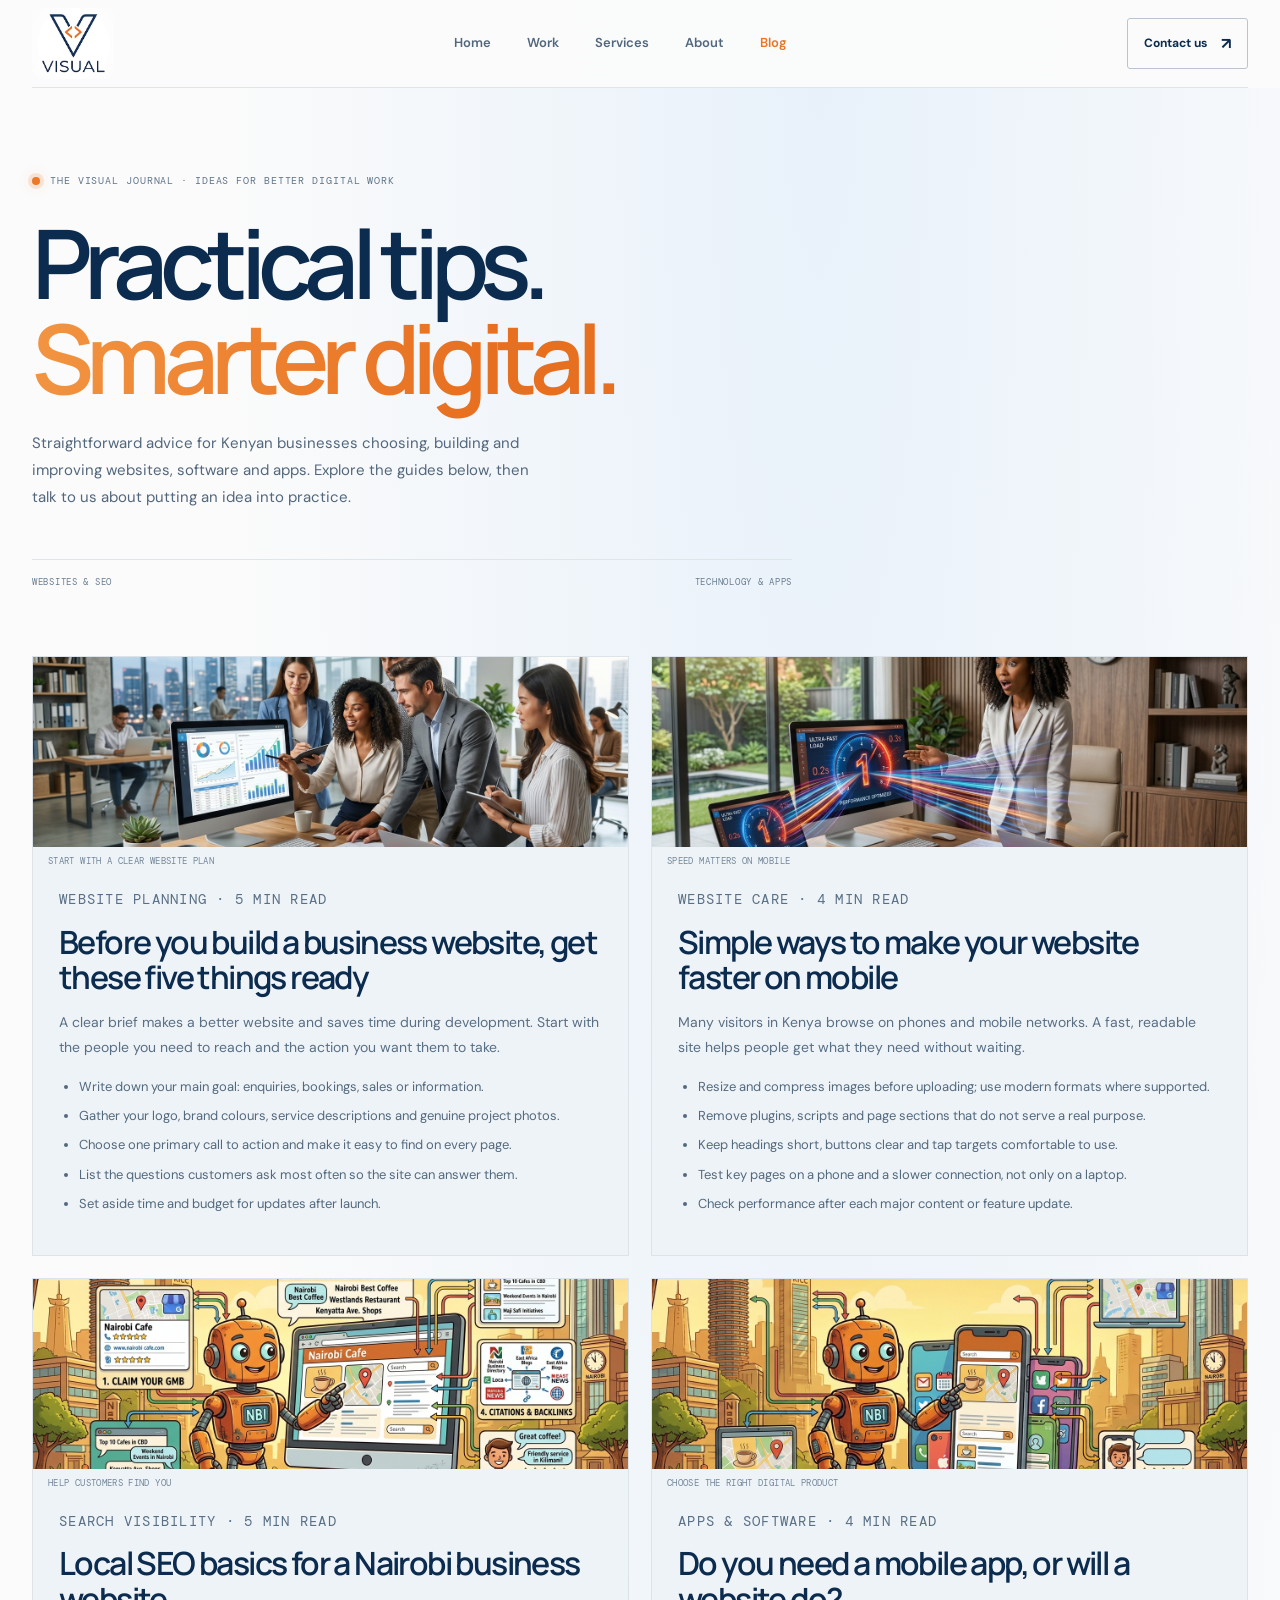
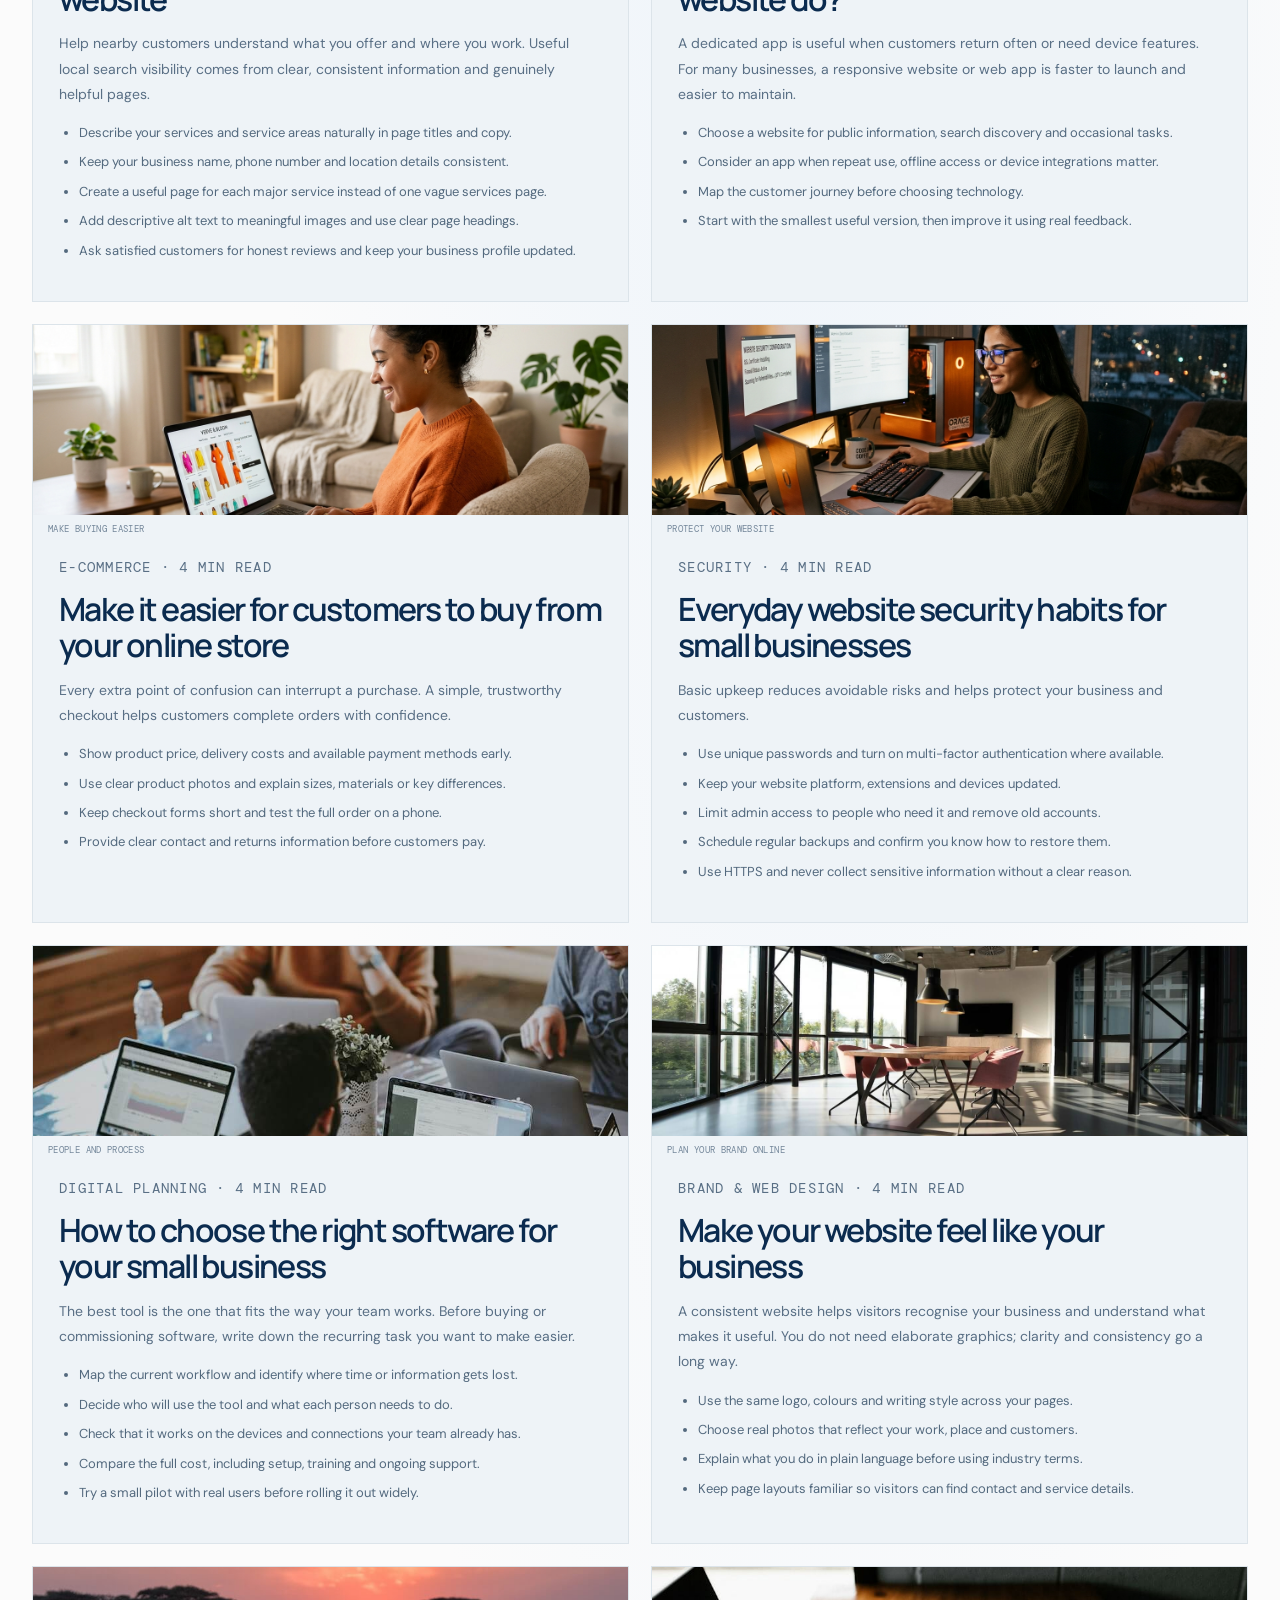
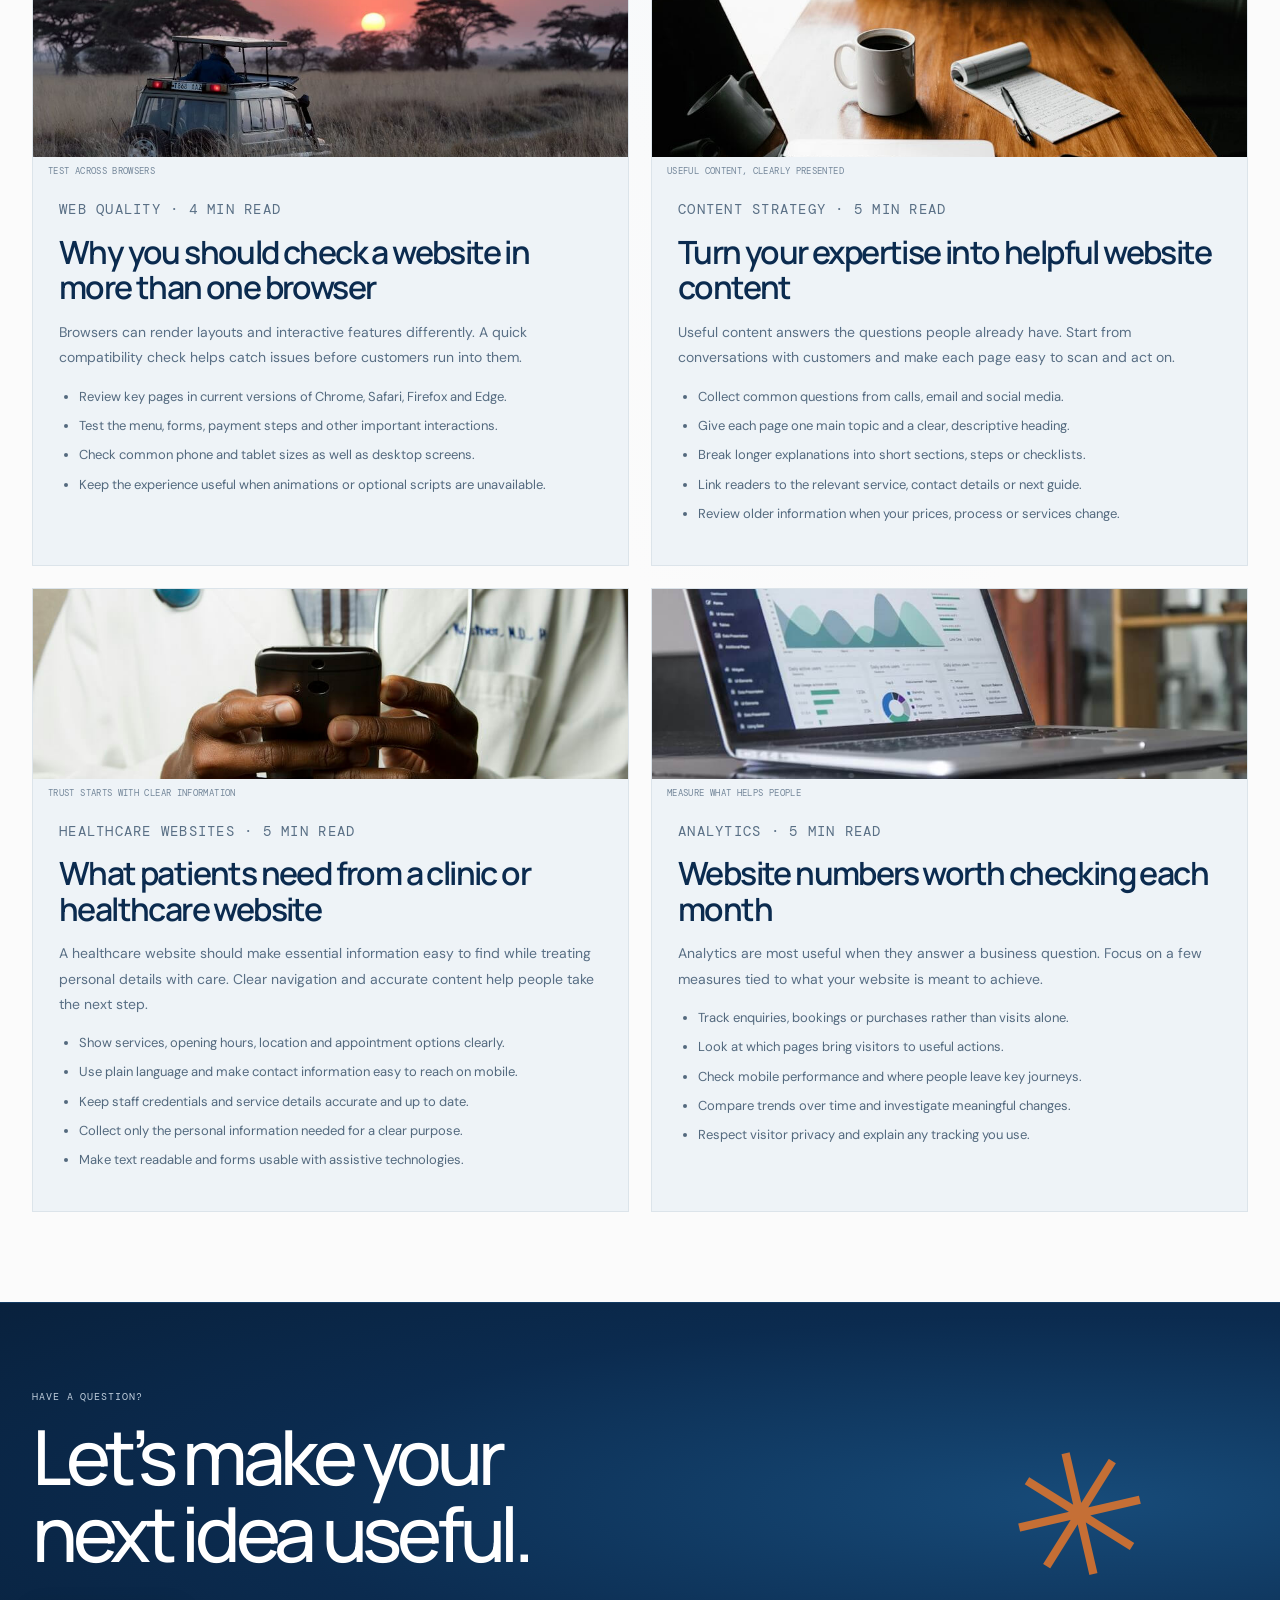
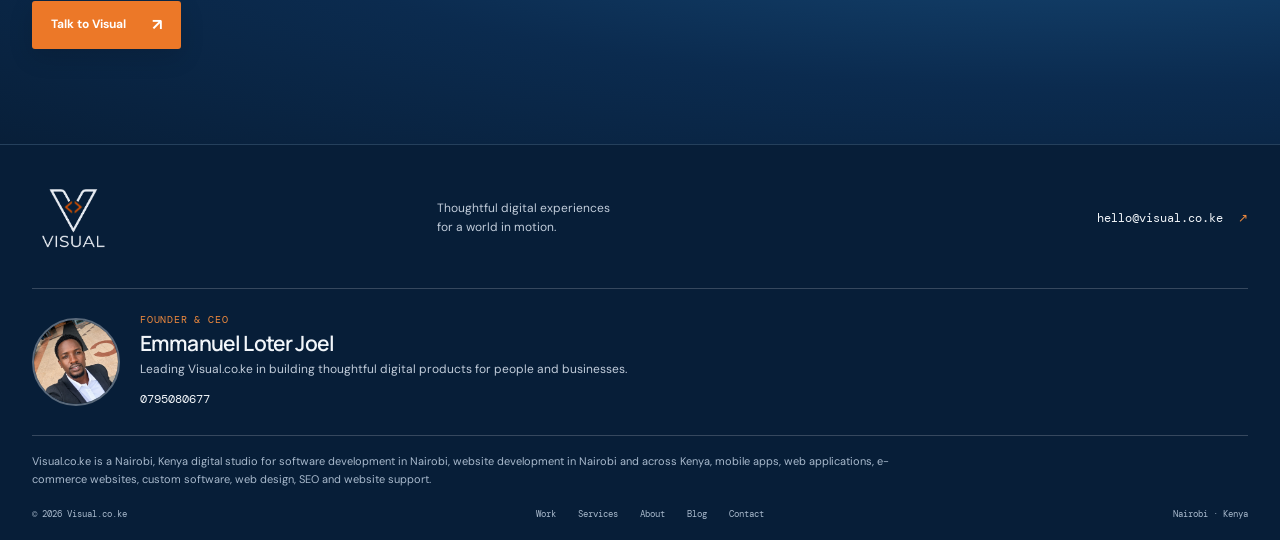
<file: blog.html>
<!doctype html>
<html lang="en"><head><meta charset="utf-8"><meta name="viewport" content="width=device-width, initial-scale=1"><meta name="description" content="Practical technology, website and digital growth tips from Visual.co.ke, a Nairobi web and software development studio."><title>Technology &amp; Website Tips — Visual.co.ke Blog</title><link rel="preconnect" href="https://fonts.googleapis.com"><link rel="preconnect" href="https://fonts.gstatic.com" crossorigin><link href="https://fonts.googleapis.com/css2?family=DM+Mono:wght@400;500&family=DM+Sans:wght@400;500;600;700&family=Manrope:wght@400;500;600;700;800&display=swap" rel="stylesheet"><style>
:root{--paper:#f5f4ef;--white:#fffefa;--ink:#172520;--muted:#68736c;--line:#d9ddd5;--green:#294b3a;--lime:#d5f16a;--orange:#f2784b;--serif:'Manrope',sans-serif;--sans:'DM Sans',sans-serif;--mono:'DM Mono',monospace;--max:1240px}
*{box-sizing:border-box}html{scroll-behavior:smooth;scroll-padding-top:90px}body{margin:0;background:var(--paper);color:var(--ink);font-family:var(--sans);font-size:16px;line-height:1.6;-webkit-font-smoothing:antialiased}img{display:block;max-width:100%}a{color:inherit;text-decoration:none}button,input,select,textarea{font:inherit}::selection{background:var(--lime);color:var(--ink)}.wrap{width:min(var(--max),calc(100% - 64px));margin-inline:auto}.skip-link{position:absolute;z-index:20;left:18px;top:12px;transform:translateY(-160%);padding:12px 18px;background:var(--ink);color:white}.skip-link:focus{transform:translateY(0)}
.site-header{position:relative;z-index:5;background:var(--paper)}.nav-wrap{min-height:88px;display:flex;align-items:center;justify-content:space-between;border-bottom:1px solid var(--line)}.brand{display:inline-flex;align-items:center;gap:10px;font-family:var(--serif);font-weight:800;font-size:20px;letter-spacing:-1px}.brand-mark{display:grid;place-items:center;width:36px;height:36px;border-radius:50%;background:var(--orange);color:white;font-size:20px;letter-spacing:-2px}.brand-domain{color:#778078;font-weight:500}.main-nav{display:flex;gap:36px;font-size:13px;font-weight:600;color:#4d5a52}.main-nav a{padding:8px 0;transition:color .2s}.main-nav a:hover,.main-nav a[aria-current=page]{color:var(--orange)}.nav-cta{display:inline-flex;align-items:center;gap:14px;padding:12px 16px;border:1px solid #aab2a8;border-radius:3px;font-size:12px;font-weight:700;transition:background .2s,color .2s,border-color .2s}.nav-cta span{font-size:16px}.nav-cta:hover{background:var(--ink);color:white;border-color:var(--ink)}
.hero{display:grid;grid-template-columns:.94fr 1.06fr;gap:7%;align-items:center;padding-top:70px;padding-bottom:96px;min-height:630px}.hero-copy{position:relative;padding:22px 0 74px}.kicker,.eyebrow{font-family:var(--mono);font-size:10px;letter-spacing:.09em;text-transform:uppercase;color:#69746d}.kicker{display:flex;align-items:center;gap:10px;margin:0 0 24px}.pulse{display:inline-block;width:8px;height:8px;background:var(--orange);border-radius:50%;box-shadow:0 0 0 4px #f2784b20}.hero h1,.page-hero h1,.thanks h1{font-family:var(--serif);font-weight:600;font-size:clamp(54px,7.1vw,94px);line-height:.99;letter-spacing:-.075em;margin:0;color:var(--ink)}.ink-accent{color:var(--green)}.hero-lede{max-width:460px;margin:26px 0 30px;color:#657168;font-size:16px;line-height:1.8}.button-row{display:flex;align-items:center;gap:27px}.button{display:inline-flex;justify-content:center;align-items:center;gap:26px;min-height:48px;padding:0 19px;border:0;border-radius:3px;font-size:12px;font-weight:700;transition:transform .2s,background .2s}.button:hover{transform:translateY(-2px)}.button span{font-size:16px}.button-dark{background:var(--ink);color:white}.button-dark:hover{background:var(--green)}.button-lime{background:var(--lime);color:var(--ink)}.button-lime:hover{background:#e1ff7c}.text-link{display:inline-flex;align-items:center;gap:12px;font-size:12px;font-weight:700;border-bottom:1px solid #89948b;padding:0 0 6px;transition:gap .2s,color .2s}.text-link:hover{gap:18px;color:var(--green)}.text-link span{font-size:17px}.hero-note{position:absolute;left:0;bottom:0;display:flex;gap:12px;align-items:center;font-family:var(--mono);font-size:9px;line-height:1.7;color:#717d74;text-transform:uppercase;letter-spacing:.04em}.note-line{height:1px;width:31px;background:var(--orange)}
.hero-art{position:relative;min-width:0}.hero-art>img{width:100%;height:470px;object-fit:cover;border-radius:2px 100px 2px 2px;filter:saturate(.8)}.hero-art:after{content:"";position:absolute;inset:0;border-radius:2px 100px 2px 2px;background:linear-gradient(135deg,#264d3b1c,transparent 58%);pointer-events:none}.art-stamp{position:absolute;z-index:1;left:-49px;top:54px;width:146px;height:146px;background:var(--lime);border-radius:50%;display:flex;flex-direction:column;justify-content:center;padding:20px 23px;transform:rotate(-9deg);font-family:var(--mono);font-size:9px;line-height:1.4;text-transform:uppercase}.art-stamp strong{font-family:var(--serif);font-size:13px;line-height:1.1;margin-top:7px;letter-spacing:.02em}.art-stamp i{position:absolute;right:19px;bottom:18px;font-style:normal;font-size:15px}.art-caption{position:absolute;z-index:1;left:22px;bottom:22px;display:flex;align-items:center;gap:11px;background:var(--white);padding:12px 15px;font-size:10px;font-weight:700}.art-index{position:absolute;right:0;top:-26px;font-family:var(--mono);font-size:9px;color:#79847b}
.proof-band{background:#e9ebe3;border-block:1px solid #dce0d6}.proof-inner{min-height:92px;display:grid;grid-template-columns:1fr 2fr 1fr;align-items:center;gap:20px}.proof-inner p{font-family:var(--mono);font-size:9px;text-transform:uppercase;letter-spacing:.08em;color:#68736b}.proof-inner>div{display:flex;align-items:center;justify-content:center;gap:25px;font-family:var(--serif);font-size:17px;font-weight:700}.proof-inner b{color:var(--orange);font-family:var(--sans);font-size:18px}.proof-inner .proof-right{text-align:right}
.section{padding-block:105px 95px}.section-top{display:flex;align-items:flex-end;justify-content:space-between;gap:30px;margin-bottom:42px}.eyebrow{margin:0 0 13px}.eyebrow span{color:#abb3a9}.section-top h2,.process-section h2,.values-section h2{font-family:var(--serif);font-size:clamp(34px,4vw,51px);line-height:1.08;letter-spacing:-.06em;font-weight:600;margin:0}.feature-grid{display:grid;grid-template-columns:1.15fr .85fr;column-gap:50px;row-gap:44px;align-items:start}.feature-card{display:block;min-width:0}.feature-image{position:relative;overflow:hidden;background:#e0e3da}.feature-image img{width:100%;height:320px;object-fit:cover;transition:transform .6s cubic-bezier(.2,.7,.2,1);filter:saturate(.84)}.feature-card:hover img,.portfolio-item:hover img{transform:scale(1.035)}.feature-large .feature-image img{height:390px}.image-arrow{position:absolute;right:15px;top:15px;width:38px;height:38px;display:grid;place-items:center;background:var(--lime);font-size:18px;transition:transform .2s}.feature-card:hover .image-arrow,.portfolio-image:hover .image-arrow{transform:rotate(45deg)}.feature-meta{display:flex;justify-content:space-between;align-items:flex-end;gap:14px;padding-top:16px}.tag{font-family:var(--mono);font-size:9px;color:#79847b;text-transform:uppercase;letter-spacing:.08em}.feature-meta h3{font-family:var(--serif);font-size:21px;letter-spacing:-.045em;margin:4px 0 0}.feature-meta>p{font-family:var(--mono);font-size:9px;color:#778078;margin:0 0 3px;text-align:right}.work-aside{align-self:center;padding:35px 6%}.big-asterisk{display:block;color:var(--orange);font-size:54px;line-height:1}.work-aside p{max-width:220px;font-family:var(--serif);font-size:23px;line-height:1.3;letter-spacing:-.04em;margin:22px 0}.image-disclaimer{font-size:10px;color:#7e877f;margin-top:28px}.services-teaser{background:var(--green);color:white;padding:100px 0}.teaser-grid{display:grid;grid-template-columns:.9fr 1.1fr;gap:9%;align-items:center}.services-teaser .eyebrow{color:#bec9bc}.services-teaser .eyebrow span{color:#87998a}.teaser-grid h2{font-family:var(--serif);font-size:clamp(42px,5vw,65px);line-height:1.04;letter-spacing:-.07em;font-weight:600;margin:0 0 22px}.outline-text{color:transparent;-webkit-text-stroke:1px #c9d4c6}.body-copy{max-width:390px;color:#d1d9d1;font-size:14px;line-height:1.8;margin:0 0 28px}.teaser-list{border-top:1px solid #ffffff3b}.teaser-list a{display:grid;grid-template-columns:44px 1fr 20px;gap:12px;align-items:center;border-bottom:1px solid #ffffff3b;padding:21px 0;transition:padding .2s}.teaser-list a:hover{padding-inline:8px}.teaser-list span{font-family:var(--mono);font-size:10px;color:#c0cbbf}.teaser-list strong{font-family:var(--serif);font-size:18px;font-weight:500}.teaser-list i{font-style:normal;color:var(--lime)}
.manifesto{padding-block:104px}.manifesto-grid{display:grid;grid-template-columns:1.1fr .6fr;gap:11%;align-items:end}.manifesto h2{font-family:var(--serif);font-size:clamp(39px,5.5vw,68px);line-height:1.08;letter-spacing:-.07em;font-weight:500;margin:0}.manifesto h2 span{color:var(--green)}.manifesto-grid>div p{font-size:14px;color:#6d786f;line-height:1.9;margin:0 0 23px}.cta-block{background:var(--ink);color:white;overflow:hidden}.cta-inner{position:relative;padding-block:86px 95px}.cta-inner .eyebrow{color:#bdc8bd}.cta-inner h2{font-family:var(--serif);font-size:clamp(42px,6vw,76px);letter-spacing:-.07em;line-height:1.02;font-weight:500;margin:0 0 28px}.cta-doodle{position:absolute;right:8%;top:18%;font-size:170px;color:#f2784b;opacity:.9;transform:rotate(-13deg)}.site-footer{background:#111c18;color:#e9eee8;padding:38px 0 18px}.footer-top{display:grid;grid-template-columns:1fr 1fr 1fr;align-items:center;padding-bottom:34px;border-bottom:1px solid #ffffff30}.brand-light .brand-domain{color:#9da99e}.brand-light .brand-mark{background:var(--orange)}.footer-top>p{font-size:12px;color:#b7c1b7;line-height:1.6}.footer-contact{justify-self:end;font-family:var(--mono);font-size:12px}.footer-contact span{color:var(--lime);margin-left:8px}.footer-bottom{display:flex;justify-content:space-between;align-items:center;padding-top:18px;font-family:var(--mono);font-size:9px;color:#a2ada2}.footer-bottom nav{display:flex;gap:22px}.footer-bottom a:hover{color:var(--lime)}
/* Interior pages */
.page-hero{padding-top:85px;padding-bottom:42px}.page-hero .kicker{margin-bottom:26px}.page-hero h1{font-size:clamp(56px,7.5vw,98px)}.page-hero .hero-lede{max-width:520px;margin-top:25px}.page-hero-foot{display:flex;justify-content:space-between;max-width:760px;margin-top:48px;padding:15px 0;border-top:1px solid var(--line);font-family:var(--mono);font-size:9px;text-transform:uppercase;letter-spacing:.08em;color:#7b867d}.portfolio{padding-top:35px;padding-bottom:25px}.portfolio-item{display:grid;grid-template-columns:1.1fr .9fr;gap:7%;align-items:center;padding:35px 0 75px;scroll-margin-top:30px}.portfolio-item+.portfolio-item{border-top:1px solid var(--line)}.portfolio-offset .portfolio-image{grid-column:2;grid-row:1}.portfolio-offset .portfolio-info{grid-column:1;grid-row:1}.portfolio-image{position:relative;display:block;overflow:hidden;background:#e2e5dc}.portfolio-image img{width:100%;height:370px;object-fit:cover;transition:transform .6s;filter:saturate(.84)}.portfolio-number{position:absolute;left:16px;bottom:14px;color:white;font-family:var(--mono);font-size:10px;text-shadow:0 1px 4px #0008}.portfolio-info h2{font-family:var(--serif);font-size:clamp(31px,4vw,48px);line-height:1.05;letter-spacing:-.065em;margin:5px 0 15px;font-weight:600}.portfolio-info p{max-width:410px;color:#69746c;font-size:14px;line-height:1.8}.portfolio-facts{display:flex;flex-wrap:wrap;gap:8px;margin-top:23px}.portfolio-facts span{border:1px solid #cbd1c7;padding:7px 9px;font-family:var(--mono);font-size:9px;color:#68736b}.portfolio+.image-disclaimer{margin-top:0;margin-bottom:80px}
.service-details{background:#e9ebe3;margin-top:25px}.service-detail{display:grid;grid-template-columns:60px 1fr .85fr;gap:35px;padding:42px 0 48px;border-bottom:1px solid #cdd3c9}.service-index{font-family:var(--mono);font-size:11px;color:var(--orange);padding-top:8px}.service-detail h2{font-family:var(--serif);font-size:clamp(27px,3.4vw,40px);line-height:1.1;letter-spacing:-.06em;font-weight:600;margin:0 0 15px}.service-intro{max-width:390px;color:#69746c;font-size:13px;line-height:1.8;margin:0}.service-includes{padding-top:6px}.service-includes>p{font-family:var(--serif);font-size:15px;line-height:1.5;max-width:360px;margin:0 0 15px}.service-includes ul{padding:0;margin:0;list-style:none;color:#68736b;font-size:11px}.service-includes li{padding:6px 0 6px 17px;position:relative}.service-includes li:before{content:"↗";position:absolute;left:0;color:var(--orange)}.process-section,.values-section{padding:100px 0}.process-section .section-top,.values-section .section-top{align-items:end}.process-blurb{max-width:320px;color:#748077;font-size:13px;line-height:1.8;margin:0}.process-grid{display:grid;grid-template-columns:repeat(4,1fr);gap:22px;margin-top:51px}.process-grid article{border-top:1px solid #bfc8bd;padding-top:17px}.process-grid article>span{font-family:var(--mono);font-size:10px;color:var(--orange)}.process-grid h3{font-family:var(--serif);font-size:19px;letter-spacing:-.04em;margin:21px 0 7px}.process-grid p,.values-grid p{font-size:12px;line-height:1.8;color:#707b72;margin:0}.about-story{display:grid;grid-template-columns:1fr .87fr;gap:9%;align-items:center;padding-top:22px;padding-bottom:105px}.about-image{position:relative;margin:0}.about-image img{width:100%;height:440px;object-fit:cover;border-radius:1px 82px 1px 1px;filter:saturate(.78)}.about-image figcaption{position:absolute;right:0;bottom:0;background:var(--lime);padding:8px 11px;font-family:var(--mono);font-size:8px;text-transform:uppercase}.story-copy h2{font-family:var(--serif);font-size:clamp(33px,4vw,49px);line-height:1.06;letter-spacing:-.065em;font-weight:600;margin:0 0 20px}.story-copy>p:not(.eyebrow){font-size:13px;line-height:1.9;color:#68736b}.story-copy .text-link{margin-top:10px}.values-section{background:#e9ebe3}.values-grid{display:grid;grid-template-columns:repeat(4,1fr);gap:27px;margin-top:48px}.values-grid article{border-top:1px solid #c4ccc1;padding-top:17px}.value-icon{display:grid;place-items:center;width:34px;height:34px;border:1px solid #aeb9ad;color:var(--green);border-radius:50%;font-size:14px}.values-grid h3{font-family:var(--serif);font-size:18px;line-height:1.2;letter-spacing:-.035em;margin:20px 0 10px}.contact-section{display:grid;grid-template-columns:.75fr 1.25fr;gap:9%;padding-top:28px;padding-bottom:110px}.contact-aside{padding:28px;background:#e9ebe3;align-self:start}.contact-aside h2{font-family:var(--serif);font-size:33px;line-height:1.1;letter-spacing:-.06em;margin:0 0 15px}.contact-aside>p:not(.eyebrow){font-size:13px;color:#69746c;line-height:1.8}.contact-aside ul{list-style:none;padding:12px 0 20px;margin:0}.contact-aside li{position:relative;padding:8px 0 8px 18px;border-bottom:1px solid #d3d8d0;color:#58645b;font-size:11px}.contact-aside li:before{position:absolute;left:0;content:"↗";color:var(--orange)}.contact-direct,.contact-location{display:flex;flex-direction:column;gap:5px;padding-top:16px;border-top:1px solid #cbd2c8;margin-top:14px}.contact-direct span,.contact-location span{font-family:var(--mono);font-size:9px;text-transform:uppercase;color:#7b867d}.contact-direct a{font-size:12px;font-weight:700}.contact-location strong{font-family:var(--serif);font-size:16px}.contact-location small{color:#778078;font-size:10px}.contact-form{display:grid;gap:20px}.form-heading{display:flex;justify-content:space-between;align-items:center;margin:0;padding-bottom:13px;border-bottom:1px solid var(--line);font-family:var(--serif);font-size:20px;font-weight:700;letter-spacing:-.04em}.form-heading span{font-family:var(--mono);font-size:9px;font-weight:400;color:#78837a}.form-row{display:grid;grid-template-columns:1fr 1fr;gap:17px}.contact-form label{display:grid;gap:8px;font-size:10px;font-weight:700;color:#58645b}.contact-form input,.contact-form select,.contact-form textarea{width:100%;min-width:0;border:1px solid #cbd2c8;border-radius:2px;background:#fbfaf6;padding:13px 14px;color:var(--ink);font-size:12px;outline:none;transition:border .2s,box-shadow .2s}.contact-form input::placeholder,.contact-form textarea::placeholder{color:#a0a99f}.contact-form textarea{min-height:145px;resize:vertical}.contact-form input:focus,.contact-form select:focus,.contact-form textarea:focus{border-color:var(--green);box-shadow:0 0 0 3px #294b3a20}.contact-form select:invalid{color:#9ba49b}.form-privacy{font-size:10px;line-height:1.7;color:#838d84;margin:-6px 0 0}.contact-form .button{justify-self:start;cursor:pointer}.thanks{padding-block:120px 150px;min-height:65vh}.thanks h1{font-size:clamp(58px,8vw,100px)}.thanks .hero-lede{margin-bottom:28px}
@media(max-width:900px){.wrap{width:min(var(--max),calc(100% - 42px))}.hero{gap:5%;padding-top:55px;min-height:560px}.hero-art>img{height:400px}.hero h1{font-size:clamp(54px,8vw,76px)}.art-stamp{left:-25px;width:120px;height:120px}.feature-grid{column-gap:28px}.feature-image img{height:270px}.feature-large .feature-image img{height:330px}.feature-meta{display:block}.feature-meta>p{text-align:left;margin-top:8px}.portfolio-item{gap:5%}.portfolio-image img{height:310px}.about-story{gap:6%}.about-image img{height:390px}.values-grid{grid-template-columns:repeat(2,1fr)}.contact-section{gap:5%}.service-detail{grid-template-columns:43px 1fr .8fr;gap:20px}}
@media(max-width:650px){html{scroll-padding-top:20px}.wrap{width:calc(100% - 38px)}.nav-wrap{min-height:75px;flex-wrap:wrap;row-gap:0;padding:13px 0}.brand{font-size:18px}.brand-mark{width:32px;height:32px}.main-nav{order:3;width:100%;justify-content:space-between;gap:10px;padding-top:12px;font-size:11px}.nav-cta{padding:9px 11px;font-size:10px;gap:8px}.hero{display:flex;flex-direction:column;align-items:stretch;gap:45px;padding-top:45px;padding-bottom:65px}.hero-copy{padding:0 0 54px}.hero h1,.page-hero h1{font-size:clamp(53px,15vw,78px)}.hero-lede{font-size:14px;line-height:1.75}.hero-art{margin-left:19px}.hero-art>img{height:315px;border-top-right-radius:70px}.art-stamp{top:-25px;left:-20px;width:105px;height:105px;padding:16px}.art-stamp strong{font-size:11px}.art-caption{left:10px;bottom:10px;padding:10px;font-size:8px}.proof-inner{grid-template-columns:1fr 1fr;gap:5px;padding:18px 0}.proof-inner>p{font-size:8px}.proof-inner>div{grid-column:1/-1;grid-row:2;gap:19px;font-size:15px;justify-content:flex-start}.proof-inner .proof-right{text-align:right}.section{padding-block:70px}.section-top{align-items:flex-start;flex-direction:column;margin-bottom:28px;gap:20px}.section-top h2,.process-section h2,.values-section h2{font-size:37px}.feature-grid{grid-template-columns:1fr;row-gap:27px}.feature-large .feature-image img,.feature-image img{height:250px}.feature-meta{display:flex}.feature-meta h3{font-size:18px}.feature-meta>p{font-size:8px;text-align:right}.work-aside{padding:4px 0 0}.work-aside p{font-size:21px;margin:12px 0}.big-asterisk{font-size:38px}.services-teaser{padding:70px 0}.teaser-grid{grid-template-columns:1fr;gap:44px}.teaser-grid h2{font-size:48px}.teaser-list strong{font-size:16px}.manifesto{padding-block:72px}.manifesto-grid{grid-template-columns:1fr;gap:25px}.manifesto h2{font-size:43px}.cta-inner{padding-block:70px}.cta-inner h2{font-size:48px;max-width:440px}.cta-doodle{right:-18px;top:30%;font-size:95px;opacity:.35}.footer-top{grid-template-columns:1fr 1fr;gap:16px}.footer-top>p{grid-column:1/-1;grid-row:2;margin:0}.footer-contact{font-size:10px}.footer-bottom{flex-wrap:wrap;gap:15px}.footer-bottom nav{order:3;width:100%;flex-wrap:wrap;gap:17px}.page-hero{padding-top:58px;padding-bottom:30px}.page-hero .hero-lede{font-size:14px}.page-hero-foot{margin-top:32px;font-size:8px;gap:10px}.portfolio{padding-top:15px}.portfolio-item,.portfolio-offset{display:flex;flex-direction:column;align-items:stretch;gap:19px;padding:26px 0 45px}.portfolio-image img{height:250px}.portfolio-info h2{font-size:36px}.portfolio-info p{margin:8px 0}.portfolio+.image-disclaimer{margin-bottom:55px}.service-detail{grid-template-columns:32px 1fr;gap:8px 12px;padding:28px 0}.service-detail h2{font-size:30px}.service-includes{grid-column:2;padding-top:6px}.process-section,.values-section{padding:70px 0}.process-section .section-top,.values-section .section-top{align-items:flex-start}.process-grid{grid-template-columns:1fr 1fr;gap:25px 17px;margin-top:32px}.process-grid h3{font-size:17px;margin-top:13px}.about-story{grid-template-columns:1fr;gap:30px;padding-top:12px;padding-bottom:72px}.about-image img{height:310px}.story-copy h2{font-size:37px}.values-grid{grid-template-columns:1fr 1fr;gap:25px 17px;margin-top:32px}.values-grid h3{font-size:16px}.contact-section{grid-template-columns:1fr;gap:25px;padding-top:12px;padding-bottom:70px}.contact-aside{padding:23px}.form-row{grid-template-columns:1fr;gap:20px}.form-heading{font-size:17px}.thanks{padding-block:90px 100px;min-height:60vh}}
@media(prefers-reduced-motion:reduce){*,*::before,*::after{scroll-behavior:auto!important;transition:none!important}}

/* Web3 inspired visual direction */
:root{--paper:#03060d;--white:#0b1220;--ink:#f4f7fc;--muted:#9ba8bc;--line:#1a2638;--green:#0d1a2d;--lime:#159aff;--orange:#00c7f5}
body{background:radial-gradient(ellipse at 60% 0%,#0a1d37 0,transparent 36rem),var(--paper);color:var(--ink)}
.site-header{background:rgba(3,6,13,.9);backdrop-filter:blur(16px)}
.nav-wrap{border-color:var(--line)}
.brand-domain{color:#8a9ab1}
.brand-mark{background:linear-gradient(135deg,#22c5ff,#1464ff);color:white;box-shadow:0 0 24px #167dff42}
.main-nav{color:#b3c0d1}.main-nav a:hover,.main-nav a[aria-current=page]{color:#3aaeff}
.nav-cta{border-color:#34445b;color:#eaf2fc}.nav-cta:hover{background:#126ee7;border-color:#126ee7;color:white}
.hero{min-height:660px;padding-top:80px;padding-bottom:90px;gap:6%}
.kicker,.eyebrow{color:#91a3bb}.eyebrow span{color:#53637a}.pulse{background:#13bdf7;box-shadow:0 0 0 4px #13bdf724,0 0 18px #14bbff}
.hero h1,.page-hero h1,.thanks h1{color:#f6f8fd;letter-spacing:-.08em}
.ink-accent{color:#238cff;background:linear-gradient(100deg,#29ccff,#1675ff 75%);-webkit-background-clip:text;background-clip:text;-webkit-text-fill-color:transparent}
.hero-lede{color:#a3b0c2}
.button-dark{background:#167ff2;color:white;box-shadow:0 7px 26px #056de333}.button-dark:hover{background:#2797ff}
.text-link{border-color:#38495e;color:#e6edf7}.text-link:hover{color:#40baff}
.hero-note{color:#8495ad}.note-line{background:#19a5ff}
.hero-art{isolation:isolate;min-height:470px;background:radial-gradient(ellipse at 70% 60%,#063e7b 0,#07162b 47%,transparent 75%)}
.hero-art>img{position:absolute;inset:0;width:100%;height:100%;object-fit:cover;object-position:right center;border-radius:2px 96px 2px 2px;filter:saturate(1.12) contrast(1.06);mask-image:linear-gradient(90deg,transparent 31%,#000 42%);-webkit-mask-image:linear-gradient(90deg,transparent 31%,#000 42%)}
.hero-art:after{z-index:0;opacity:.45;background:linear-gradient(90deg,var(--paper) 2%,transparent 65%),linear-gradient(0deg,#03060d88,transparent 43%)}
.art-caption{background:#0b1729e8;color:#d9eaff;border:1px solid #2b4969}.art-caption .pulse{background:#27b9ff}.art-index{color:#69809d;z-index:1}
.proof-band{background:#080f1b;border-color:#1a2638}.proof-inner p{color:#8495ad}.proof-inner>div{color:#e3eaf5}.proof-inner b{color:#20b9ff}
.section-top h2,.process-section h2,.values-section h2{color:#f3f6fb}
.tag,.feature-meta>p{color:#94a5bc}.feature-image{background:#0d1b2d}.feature-image img,.portfolio-image img{filter:saturate(.9) contrast(1.06)}.image-arrow{background:#138ef4;color:#fff}
.feature-meta h3{color:#f1f5fc}.work-aside p{color:#e8effa}.big-asterisk{color:#20b7ff}.image-disclaimer{color:#8392a8}
.services-teaser{background:linear-gradient(125deg,#071426,#0b1c35 62%,#07101f);border-block:1px solid #14253d}.services-teaser .eyebrow{color:#93a9c5}.services-teaser .eyebrow span{color:#536b8a}.outline-text{-webkit-text-stroke-color:#4373a8}.body-copy{color:#a5b3c7}.button-lime{background:#168bfa;color:white;box-shadow:0 8px 30px #137de633}.button-lime:hover{background:#35a5ff}.teaser-list{border-color:#263850}.teaser-list a{border-color:#263850}.teaser-list span{color:#8da2be}.teaser-list i{color:#31baff}
.manifesto h2{color:#f1f5fc}.manifesto h2 span{color:#3fa9ff}.manifesto-grid>div p{color:#9ba9bc}
.cta-block{background:radial-gradient(ellipse at 85% 45%,#0c3362,#07101e 54%,#050910);border-top:1px solid #14243a}.cta-inner .eyebrow{color:#96abc5}.cta-doodle{color:#168bfa;opacity:.55}
.site-footer{background:#02050b;color:#e8eff8;border-top:1px solid #172339}.brand-light .brand-domain{color:#8294ad}.footer-top>p{color:#93a1b6}.footer-contact{color:#e1eaf5}.footer-contact span{color:#2daaff}.footer-bottom{color:#8292a8}.footer-bottom a:hover{color:#33b7ff}
.page-hero .hero-lede{color:#a3b0c2}.page-hero-foot{border-color:#1a2638;color:#8495ad}
.portfolio-item+.portfolio-item{border-color:#1a2638}.portfolio-image{background:#0c1728}.portfolio-info h2{color:#f2f6fc}.portfolio-info p{color:#a2aec0}.portfolio-facts span{border-color:#263850;color:#a7b5c8}
.portfolio-number{text-shadow:0 1px 8px #000}
.service-details,.values-section{background:#080f1b}.service-detail{border-color:#1b2a3d}.service-index{color:#27aaff}.service-intro,.service-includes ul,.process-blurb,.process-grid p,.values-grid p{color:#9aa9bd}.service-includes>p{color:#e0e9f5}.service-includes li:before{color:#26afff}
.process-grid article,.values-grid article{border-color:#263750}.process-grid article>span{color:#2baaff}.process-grid h3,.values-grid h3{color:#eaf1fa}.value-icon{border-color:#345273;color:#49b6ff}
.about-image img{filter:saturate(.8) contrast(1.06)}.about-image figcaption{background:#137fe8;color:white}.story-copy h2{color:#f1f5fb}.story-copy>p:not(.eyebrow){color:#a0aec0}
.contact-aside{background:#091321;border:1px solid #1d2b40}.contact-aside h2{color:#f0f5fc}.contact-aside>p:not(.eyebrow){color:#a0aec0}.contact-aside li{border-color:#1c2a3c;color:#aab8ca}.contact-aside li:before{color:#2aaeff}.contact-direct,.contact-location{border-color:#25354c}.contact-direct span,.contact-location span,.contact-location small{color:#92a2b8}.contact-direct a,.contact-location strong{color:#edf3fb}
.form-heading{border-color:#25344a;color:#edf3fb}.form-heading span{color:#91a1b7}.contact-form label{color:#b9c6d8}.contact-form input,.contact-form select,.contact-form textarea{border-color:#27364b;background:#080f1a;color:#edf4fc}.contact-form input::placeholder,.contact-form textarea::placeholder{color:#718199}.contact-form input:focus,.contact-form select:focus,.contact-form textarea:focus{border-color:#238eff;box-shadow:0 0 0 3px #238eff2b}.contact-form select:invalid{color:#718199}.form-privacy{color:#8392a8}
@media(max-width:650px){.hero{padding-top:52px}.hero-art{min-height:310px;background:radial-gradient(ellipse at 70% 52%,#064b8b 0,#07162b 48%,transparent 79%)}.hero-art>img{mask-image:linear-gradient(90deg,transparent 30%,#000 43%);-webkit-mask-image:linear-gradient(90deg,transparent 30%,#000 43%)}.proof-band{background:#080f1b}.services-teaser{background:linear-gradient(145deg,#081426,#0b1d37)}.manifesto h2{color:#f1f5fc}}

/* Visual identity: deep navy, warm orange, and the supplied Visual logo */
:root{--paper:#fbfbfb;--white:#fff;--ink:#0b2b4f;--muted:#53677c;--line:#e0e5e9;--green:#153d64;--lime:#ec7828;--orange:#ec7828}
body{background:radial-gradient(ellipse at 64% 0%,#e8f1fa 0,transparent 38rem),var(--paper);color:var(--ink)}
.site-header{background:rgba(251,251,251,.94)}
.brand-image{display:block;width:82px;height:auto}
.brand-mark{background:#0b2b4f;box-shadow:none}
.main-nav{color:#52677e}.main-nav a:hover,.main-nav a[aria-current=page]{color:#e87524}
.nav-cta{border-color:#b8c4d0;color:#0b2b4f}.nav-cta:hover{background:#0b2b4f;border-color:#0b2b4f;color:#fff}
.hero h1,.page-hero h1,.thanks h1{color:#0b2b4f}
.ink-accent{background:linear-gradient(100deg,#f29542,#e76f20 78%);-webkit-background-clip:text;background-clip:text;-webkit-text-fill-color:transparent}
.hero-lede{color:#53677c}.kicker,.eyebrow{color:#60758a}.eyebrow span{color:#aab6c2}.pulse{background:#ec7828;box-shadow:0 0 0 4px #ec782826,0 0 14px #ec782850}
.button-dark{background:#0b2b4f;color:#fff;box-shadow:0 7px 24px #0b2b4f24}.button-dark:hover{background:#174978}
.text-link{border-color:#b6c2cd;color:#0b2b4f}.text-link:hover{color:#e87524}
.hero-note{color:#63778b}.note-line{background:#ec7828}
.hero-art{background:radial-gradient(ellipse at 72% 56%,#164c7c 0,#0b2b4f 49%,transparent 78%)}
.hero-art:after{background:linear-gradient(90deg,var(--paper) 2%,transparent 65%),linear-gradient(0deg,#061b31aa,transparent 43%)}
.art-caption{background:#0b2b4feF;color:#f3f6fa;border-color:#486782}.art-caption .pulse{background:#f28a39}.art-index{color:#7188a0}
.proof-band{background:#eef3f7;border-color:#e0e5e9}.proof-inner p{color:#61758a}.proof-inner>div{color:#0b2b4f}.proof-inner b{color:#ec7828}
.section-top h2,.process-section h2,.values-section h2{color:#0b2b4f}
.tag,.feature-meta>p{color:#657a8e}.feature-image{background:#e7edf2}.feature-image img,.portfolio-image img{filter:saturate(.82) contrast(1.02)}.image-arrow{background:#ec7828;color:#fff}
.feature-meta h3{color:#0b2b4f}.work-aside p{color:#0b2b4f}.big-asterisk{color:#ec7828}.image-disclaimer{color:#728398}
.services-teaser{background:linear-gradient(125deg,#0b2b4f,#123c66 62%,#092441);border-color:#173d61}.services-teaser .eyebrow{color:#c0ccda}.services-teaser .eyebrow span{color:#8098af}.outline-text{-webkit-text-stroke-color:#d6e0ea}.body-copy{color:#d1dce7}.button-lime{background:#ec7828;color:#fff;box-shadow:0 8px 25px #0002}.button-lime:hover{background:#f18e44}.teaser-list,.teaser-list a{border-color:#ffffff42}.teaser-list span{color:#aabbd0}.teaser-list i{color:#f3a263}
.manifesto h2{color:#0b2b4f}.manifesto h2 span{color:#e87524}.manifesto-grid>div p{color:#5f7388}
.cta-block{background:radial-gradient(ellipse at 85% 45%,#174b79,#0b2b4f 54%,#081f39);border-color:#123a62}.cta-inner .eyebrow{color:#c1cfdd}.cta-doodle{color:#ec7828;opacity:.82}
.site-footer{background:#071e38;color:#f2f6fa;border-color:#25405c}.footer-top>p{color:#c1ccda}.footer-contact{color:#f2f6fa}.footer-contact span{color:#f08a3e}.footer-bottom{color:#a9bacd}.footer-bottom a:hover{color:#f5a05b}
.page-hero .hero-lede{color:#53677c}.page-hero-foot{border-color:#e0e5e9;color:#687d91}
.portfolio-item+.portfolio-item{border-color:#e0e5e9}.portfolio-image{background:#e7edf2}.portfolio-info h2{color:#0b2b4f}.portfolio-info p{color:#596f85}.portfolio-facts span{border-color:#d1dae2;color:#536a80}
.portfolio-number{text-shadow:0 1px 8px #0008}
.service-details,.values-section{background:#eef3f7}.service-detail{border-color:#d8e0e6}.service-index{color:#e87524}.service-intro,.service-includes ul,.process-blurb,.process-grid p,.values-grid p{color:#5a7085}.service-includes>p{color:#0b2b4f}.service-includes li:before{color:#e87524}
.process-grid article,.values-grid article{border-color:#d0dae2}.process-grid article>span{color:#e87524}.process-grid h3,.values-grid h3{color:#0b2b4f}.value-icon{border-color:#b9c8d5;color:#e87524}
.about-image img{filter:saturate(.8) contrast(1.02)}.about-image figcaption{background:#ec7828;color:white}.story-copy h2{color:#0b2b4f}.story-copy>p:not(.eyebrow){color:#596f85}
.contact-aside{background:#eef3f7;border-color:#dce4ea}.contact-aside h2{color:#0b2b4f}.contact-aside>p:not(.eyebrow){color:#5a7085}.contact-aside li{border-color:#d5dee6;color:#53697e}.contact-aside li:before{color:#e87524}.contact-direct,.contact-location{border-color:#d0dae2}.contact-direct span,.contact-location span,.contact-location small{color:#687d91}.contact-direct a,.contact-location strong{color:#0b2b4f}
.form-heading{border-color:#d6dfe6;color:#0b2b4f}.form-heading span{color:#687d91}.contact-form label{color:#3d5873}.contact-form input,.contact-form select,.contact-form textarea{border-color:#cbd6df;background:#fff;color:#0b2b4f}.contact-form input::placeholder,.contact-form textarea::placeholder{color:#9aa9b7}.contact-form input:focus,.contact-form select:focus,.contact-form textarea:focus{border-color:#ec7828;box-shadow:0 0 0 3px #ec782826}.contact-form select:invalid{color:#8495a5}.form-privacy{color:#77899b}
@media(max-width:650px){.proof-band{background:#eef3f7}.services-teaser{background:linear-gradient(145deg,#0b2b4f,#123c66)}.manifesto h2{color:#0b2b4f}.brand-image{width:72px}}

/* The transparent brand artwork is the homepage hero visual. */
.hero-art{display:flex;align-items:center;justify-content:center;background:none;min-height:470px}
.hero-art>img{position:relative;inset:auto;display:block;width:100%;height:470px;object-fit:contain;object-position:center;border-radius:0;filter:none;mask-image:none;-webkit-mask-image:none}
.hero-art:after,.hero-art .art-caption,.hero-art .art-index{display:none}
@media(max-width:650px){.hero-art{min-height:300px}.hero-art>img{height:300px}}
.hero-art{position:relative;display:block;overflow:hidden;min-height:470px}
.hero-art>img{position:absolute;inset:50% -4% auto auto;display:block;width:165%;height:auto;max-width:none;object-fit:contain;object-position:right center;transform:translateY(-50%);border-radius:0;filter:none;mask-image:none;-webkit-mask-image:none}
@media(max-width:650px){.hero-art{min-height:320px}.hero-art>img{width:165%;height:auto;inset:auto -8% 0 auto}}
.hero-art>img{inset:auto -8% 0 auto;transform:none}

/* Let the hero artwork grow and bleed to the viewport's right edge. */
.hero-art{flex:1 1 520px;overflow:visible;width:calc(100% + max(32px,calc(50vw - 620px)));height:520px;min-height:520px;margin-right:min(-32px,calc(620px - 50vw))}
.hero-art>img{height:120%;width:auto;inset:auto 0 0 auto;transform:none}
@media(max-width:900px){.hero-art{flex-basis:100%;width:calc(100% + max(21px,calc(50vw - 620px)));margin-right:min(-21px,calc(620px - 50vw))}}
@media(max-width:650px){.hero-art{height:320px;min-height:320px;width:calc(100% + max(19px,calc(50vw - 620px)));margin-right:min(-19px,calc(620px - 50vw))}.hero-art>img{height:120%;inset:auto 0 0 auto}}

/* Responsive layout refinements across every page */
.hero-copy{padding:0}
@media(min-width:1500px){
  :root{--max:1440px}
  .wrap{width:min(var(--max),calc(100% - 120px))}
  .hero-art{width:calc(100% + max(32px,calc(50vw - 720px)));margin-right:min(-32px,calc(720px - 50vw));height:600px;min-height:600px}
  .hero-art>img{height:120%}
  .hero{min-height:760px;gap:6%;padding-block:100px 110px}
  .hero h1{font-size:clamp(96px,7vw,128px)}
  .page-hero{padding-top:110px;padding-bottom:60px}
  .section{padding-block:130px 115px}
  .feature-image img{height:390px}.feature-large .feature-image img{height:470px}
  .portfolio-image img{height:440px}
}
@media(min-width:901px) and (max-width:1199px){
  .hero{grid-template-columns:.9fr 1.1fr;gap:4%;min-height:600px;padding-top:60px;padding-bottom:75px}
  .hero h1{font-size:clamp(58px,6.5vw,82px)}
  .hero-art{height:480px;min-height:480px}
  .hero-art>img{height:120%}
  .feature-grid{column-gap:32px}
  .portfolio-item{gap:5%}
  .service-detail{grid-template-columns:45px 1fr .9fr;gap:24px}
  .contact-section{gap:5%}
}
@media(max-width:900px){
  .hero{grid-template-columns:1fr;gap:12px;min-height:0;padding-top:58px;padding-bottom:55px}
  .hero-copy{max-width:680px;padding:0 0 68px}
  .hero h1{font-size:clamp(58px,9vw,82px)}
  .hero-art{height:clamp(370px,56vw,500px);min-height:clamp(370px,56vw,500px)}
  .hero-art>img{height:120%}
  .section{padding-block:82px 76px}
  .feature-grid{column-gap:24px;row-gap:34px}
  .feature-image img{height:280px}.feature-large .feature-image img{height:330px}
  .teaser-grid{gap:5%}
  .service-detail{grid-template-columns:42px 1fr .9fr;gap:20px}
  .about-story{gap:6%}
  .contact-section{gap:5%}
  .portfolio-image img{height:300px}
}
@media(max-width:760px){
  .wrap{width:calc(100% - 40px)}
  .nav-wrap{min-height:76px;gap:12px}
  .main-nav{gap:20px}
  .nav-cta{padding:10px 12px;gap:8px}
  .hero{padding-top:44px}
  .hero-copy{max-width:600px}
  .hero-art{height:clamp(330px,62vw,440px);min-height:clamp(330px,62vw,440px)}
  .section-top{gap:20px}
  .portfolio-item,.portfolio-offset{grid-template-columns:1fr;gap:22px;padding-bottom:52px}
  .portfolio-offset .portfolio-image,.portfolio-offset .portfolio-info{grid-column:1;grid-row:auto}
  .portfolio-offset .portfolio-image{order:0}.portfolio-offset .portfolio-info{order:1}
  .portfolio-image img{height:clamp(270px,52vw,380px)}
  .service-detail{grid-template-columns:38px 1fr;gap:8px 16px}
  .service-includes{grid-column:2;padding-top:3px}
  .process-grid,.values-grid{grid-template-columns:repeat(2,minmax(0,1fr))}
  .about-story{grid-template-columns:1fr;gap:32px;padding-bottom:75px}
  .about-image img{height:clamp(300px,58vw,420px)}
  .contact-section{grid-template-columns:1fr;gap:24px;padding-bottom:76px}
  .contact-aside{padding:24px}
  .teaser-grid{grid-template-columns:1fr;gap:42px}
  .manifesto-grid{grid-template-columns:1fr;gap:24px}
  .footer-top{grid-template-columns:1fr auto;gap:16px}
  .footer-top>p{grid-column:1/-1;grid-row:2;margin:0}
  .footer-bottom{gap:16px}
}
@media(max-width:650px){
  .wrap{width:calc(100% - 38px)}
  .nav-wrap{display:grid;grid-template-columns:1fr auto;grid-template-rows:auto auto;padding:12px 0;gap:9px 10px}
  .nav-wrap>.brand{grid-column:1;grid-row:1}
  .nav-wrap>.nav-cta{grid-column:2;grid-row:1}
  .nav-wrap>.main-nav{grid-column:1/-1;grid-row:2;width:100%;justify-content:space-between;padding-top:3px;gap:8px;font-size:11px}
  .brand-image{width:68px}
  .hero{gap:6px;padding-top:40px;padding-bottom:45px}
  .hero-copy{padding-bottom:62px}
  .hero h1{font-size:clamp(51px,13vw,72px)}
  .hero-lede{font-size:14px;line-height:1.75;margin:19px 0 24px}
  .button-row{gap:18px;flex-wrap:wrap}
  .hero-art{height:320px;min-height:320px}
  .proof-inner{grid-template-columns:1fr 1fr;gap:8px 12px;padding:17px 0}
  .proof-inner>div{grid-column:1/-1;grid-row:2;justify-content:flex-start;gap:15px;font-size:14px}
  .proof-inner p{font-size:8px}
  .section{padding-block:66px 62px}
  .section-top{align-items:flex-start;flex-direction:column;margin-bottom:28px}
  .section-top h2,.process-section h2,.values-section h2{font-size:clamp(32px,9vw,40px)}
  .feature-grid{grid-template-columns:1fr;row-gap:27px}
  .feature-image img,.feature-large .feature-image img{height:clamp(220px,64vw,300px)}
  .feature-meta{display:flex;align-items:flex-end;gap:8px}
  .feature-meta h3{font-size:18px}
  .feature-meta>p{font-size:8px}
  .work-aside{padding:8px 0 0}
  .services-teaser{padding:64px 0}
  .teaser-grid h2{font-size:clamp(40px,11vw,52px)}
  .teaser-list a{grid-template-columns:34px 1fr 18px;padding:17px 0}
  .teaser-list strong{font-size:15px}
  .manifesto{padding-block:65px}
  .manifesto h2{font-size:clamp(37px,10vw,46px)}
  .cta-inner{padding-block:64px}
  .cta-inner h2{font-size:clamp(39px,10vw,51px)}
  .cta-doodle{right:-12px;top:35%;font-size:90px;opacity:.35}
  .footer-top{grid-template-columns:1fr auto}
  .footer-contact{font-size:9px}
  .footer-bottom{flex-wrap:wrap;font-size:8px}
  .footer-bottom nav{order:3;width:100%;flex-wrap:wrap;gap:14px}
  .page-hero{padding-top:48px;padding-bottom:25px}
  .page-hero h1{font-size:clamp(48px,13vw,70px)}
  .page-hero .hero-lede{font-size:14px;line-height:1.75}
  .page-hero-foot{margin-top:27px;font-size:8px;gap:12px}
  .portfolio{padding-top:8px}
  .portfolio-item,.portfolio-offset{padding:24px 0 40px}
  .portfolio-image img{height:clamp(230px,68vw,310px)}
  .portfolio-info h2{font-size:34px}
  .process-section,.values-section{padding:64px 0}
  .process-grid,.values-grid{gap:23px 16px;margin-top:30px}
  .process-grid h3,.values-grid h3{font-size:16px}
  .about-image img{height:clamp(260px,76vw,330px)}
  .story-copy h2{font-size:clamp(33px,9vw,40px)}
  .contact-section{padding-top:8px;padding-bottom:65px}
  .form-row{grid-template-columns:1fr}
  .contact-form{gap:17px}
  .contact-form textarea{min-height:130px}
  .form-heading{font-size:16px;gap:10px}
  .form-heading span{font-size:8px}
  .thanks{padding-block:75px 90px}
}
body{overflow-x:clip}
@media(max-width:390px){
  .wrap{width:calc(100% - 32px)}
  .nav-cta{font-size:9px;padding:9px 10px}
  .main-nav{font-size:10px}
  .hero h1{font-size:clamp(47px,12.5vw,54px)}
  .hero-art{height:290px;min-height:290px;width:calc(100% + max(16px,calc(50vw - 620px)));margin-right:min(-16px,calc(620px - 50vw))}
  .button{gap:16px;padding-inline:14px}
  .button-row{gap:15px}
  .proof-inner>div{gap:10px;font-size:13px}
  .feature-meta{display:block}
  .feature-meta>p{text-align:left}
  .page-hero-foot{flex-direction:column;gap:5px}
  .process-grid,.values-grid{grid-template-columns:1fr}
  .footer-top{grid-template-columns:1fr}
  .footer-contact{justify-self:start}
}
@media(max-width:650px){
  .hero{grid-template-columns:minmax(0,1.15fr) minmax(0,.85fr);align-items:start;gap:0;padding-top:34px;padding-bottom:42px}
  .hero-copy{display:contents}
  .hero-copy .kicker{font-size:8px;line-height:1.45;gap:7px;margin-bottom:14px}
  .hero h1{grid-column:1/-1;grid-row:1;font-size:clamp(32px,9vw,40px);line-height:1.03;letter-spacing:-.075em}
  .hero-lede{grid-column:1;grid-row:2;font-size:10px;line-height:1.55;margin:13px 7px 17px 0}
  .button-row{grid-column:1/-1;grid-row:3;align-items:flex-start;flex-direction:column;gap:13px}
  .hero .button{min-height:36px;padding:0 10px;gap:10px;font-size:9px}
  .hero .text-link{font-size:9px;gap:8px}
  .hero-note{font-size:7px;gap:7px;line-height:1.5}
  .hero-art{grid-column:2;grid-row:2;overflow:hidden;width:calc(100% + max(19px,calc(50vw - 620px)));height:clamp(230px,65vw,290px);min-height:clamp(230px,65vw,290px);margin-right:min(-19px,calc(620px - 50vw));margin-top:0;align-self:start}
  .hero-art>img{width:auto;height:100%;inset:0 0 auto auto;object-fit:contain;object-position:right top}
}
@media(max-width:390px){
  .hero{grid-template-columns:minmax(0,1.18fr) minmax(0,.82fr)}
  .hero h1{font-size:clamp(30px,8.5vw,34px)}
  .hero-lede{font-size:9px}
  .hero-art{height:275px;min-height:275px;width:calc(100% + 16px);margin-right:-16px}
  .hero-art>img{width:auto;height:100%;inset:0 0 auto auto;object-position:right top}
}
@media(min-width:651px) and (max-width:900px){
  .hero{grid-template-columns:minmax(0,1.15fr) minmax(0,.85fr);align-items:start;gap:0}
  .hero-copy{display:contents}
  .hero h1{grid-column:1/-1;grid-row:1}
  .hero-lede{grid-column:1;grid-row:2;margin:18px 14px 20px 0}
  .hero-art{grid-column:2;grid-row:2;overflow:hidden;width:calc(100% + 22px);height:clamp(260px,38vw,340px);min-height:clamp(260px,38vw,340px);margin:0 -22px 0 0;align-self:start}
  .hero-art>img{width:auto;height:100%;inset:0 0 auto auto;object-position:right top}
  .button-row{grid-column:1/-1;grid-row:3;align-items:flex-start;flex-direction:column;gap:16px}
}

/* Keep the hero copy in front of the image at every screen size. */
.hero{position:relative;display:block;isolation:isolate;overflow:visible}
.hero-copy{position:relative;z-index:2;display:block;width:min(52%,620px);padding:54px 0 74px}
.hero h1{color:#fff;text-shadow:none}
.hero .ink-accent{-webkit-text-fill-color:#f39a53;background:none}
.hero-lede{color:#fff;text-shadow:none}
.hero-art{position:absolute;z-index:0;inset:0 auto 0 50%;width:100vw;height:100%;min-height:0;margin:0;transform:translateX(-50%);overflow:hidden;pointer-events:none;isolation:isolate}
.hero-art>img{position:absolute;z-index:0;inset:0;width:100%;height:100%;max-width:none;object-fit:cover;object-position:right center;transform:none}
.hero-art:after{display:block;position:absolute;z-index:1;inset:0;content:"";pointer-events:none;background:linear-gradient(90deg,#071c32dc 0%,#071c32b8 42%,#071c3240 78%,#071c3220 100%)}
@media(max-width:900px){
  .hero{min-height:600px;padding:54px 0 60px}
  .hero-copy{width:min(72%,620px);padding:12px 0 74px}
}
@media(max-width:650px){
  .hero{display:block;min-height:0;padding:0 0 42px}
  .hero-art{position:absolute;left:50%;right:auto;top:0;bottom:0;width:100vw;height:100%;min-height:0;margin:0;transform:translateX(-50%)}
  .hero-art>img{object-position:right center}
  .hero-art:after{background:linear-gradient(90deg,#071c32d9 0%,#071c32a8 55%,#071c3240 100%)}
  .hero-copy{display:block;width:auto;max-width:520px;padding:34px 0 0}
  .hero h1{font-size:clamp(42px,12vw,64px);margin:0}
  .hero-lede{width:auto;max-width:390px;margin:22px 0 28px;font-size:15px;line-height:1.65}
  .button-row{align-items:center;flex-direction:row;gap:16px}
  .hero .button{min-height:42px;padding:0 14px;gap:14px;font-size:11px}
  .hero .text-link{font-size:11px}
  .hero-note{color:#fff}
}
.hero-art:after{display:block;background:linear-gradient(90deg,#071c32b8 0%,#071c3275 30%,transparent 55%)}

/* On phones, lead with a full-width hero image before the copy. */
@media(max-width:650px){
  .hero{grid-template-columns:1fr;gap:0;padding-top:0}
  .hero-art{grid-column:1;grid-row:1;z-index:0;width:calc(100% + 38px);height:clamp(350px,100vw,430px);min-height:clamp(350px,100vw,430px);margin:0 -19px 22px;overflow:hidden;isolation:isolate}
  .hero-art>img{z-index:0;width:100%;height:100%;inset:0;object-fit:cover;object-position:right center}
  .hero-art:after{display:block;z-index:1;background:linear-gradient(90deg,#071c32b8 0%,#071c325c 65%,#071c3230 100%)}
  .hero h1{grid-column:1;grid-row:1;z-index:2;align-self:start;margin:22px 0 0 4px;font-size:clamp(38px,11vw,52px);color:#fff;text-shadow:none}
  .hero-lede{grid-column:1;grid-row:1;z-index:2;align-self:end;width:min(75%,310px);margin:0 0 22px 4px;font-size:13px;line-height:1.55;color:#fff;text-shadow:none}
  .button-row{grid-column:1;grid-row:2;flex-direction:row;align-items:center;gap:16px}
  .hero .button{min-height:42px;padding:0 14px;gap:14px;font-size:11px}
  .hero .text-link{font-size:11px}
}
@media(max-width:390px){
  .hero-art{width:calc(100% + 32px);margin-inline:-16px;height:350px;min-height:350px}
  .hero-lede{font-size:12px}
}

/* Three-second split transition for the homepage headline. */
.hero-title-switch{position:relative;min-height:1.98em;isolation:isolate}
.title-scene{position:absolute;inset:0;display:block;overflow:visible}
.title-scene-second{visibility:hidden;animation:title-scene-two 21s infinite}
.title-scene-first{animation:title-scene-one 21s infinite}
.title-slice{position:absolute;inset:0;display:block;line-height:inherit;white-space:nowrap;will-change:transform,opacity,clip-path}
.title-slice-top{clip-path:inset(0 0 50% 0);animation:title-slice-top 21s infinite}
.title-slice-bottom{clip-path:inset(50% 0 0 0);animation:title-slice-bottom 21s infinite}
.title-scene-second .title-slice-top{animation-name:title-next-top}
.title-scene-second .title-slice-bottom{animation-name:title-next-bottom}
@keyframes title-scene-one{0%,49%,98%,100%{visibility:visible}50%,97%{visibility:hidden}}
@keyframes title-scene-two{0%,48%,99%,100%{visibility:hidden}49%,98%{visibility:visible}}
@keyframes title-slice-top{0%,47%,99%,100%{opacity:1;transform:translateY(0)}49%,97%{opacity:0;transform:translateY(48%)}}
@keyframes title-slice-bottom{0%,47%,99%,100%{opacity:1;transform:translateY(0)}49%,97%{opacity:0;transform:translateY(-48%)}}
@keyframes title-next-top{0%,48%,98%,100%{opacity:0;transform:translateY(48%)}50%,96%{opacity:1;transform:translateY(0)}}
@keyframes title-next-bottom{0%,48%,98%,100%{opacity:0;transform:translateY(-48%)}50%,96%{opacity:1;transform:translateY(0)}}
@media(prefers-reduced-motion:reduce){
  .title-scene,.title-slice{animation:none!important;will-change:auto}
  .title-scene-first{visibility:visible}
  .title-scene-second{visibility:hidden}
  .title-slice{opacity:1;transform:none}
}

  
/* Compact animated mobile navigation */
.menu-toggle{display:none}
@media(max-width:650px){
  .nav-wrap{position:relative;display:grid;grid-template-columns:auto 40px auto;grid-template-rows:1fr;align-items:center;justify-content:space-between;gap:8px;min-height:62px;padding:7px 0}
  .nav-wrap>.brand{grid-column:1;grid-row:1}
  .menu-toggle{grid-column:2;grid-row:1;display:flex;flex-direction:column;align-items:center;justify-content:center;gap:4px;width:38px;height:38px;padding:8px;border:1px solid #aab2a8;border-radius:3px;background:transparent;color:#0b2b4f;cursor:pointer}
  .menu-toggle span{display:block;width:18px;height:2px;background:currentColor;transition:transform .22s ease,opacity .18s ease}
  .menu-toggle[aria-expanded="true"] span:first-child{transform:translateY(6px) rotate(45deg)}
  .menu-toggle[aria-expanded="true"] span:nth-child(2){opacity:0}
  .menu-toggle[aria-expanded="true"] span:last-child{transform:translateY(-6px) rotate(-45deg)}
  .nav-wrap>.nav-cta{grid-column:3;grid-row:1;white-space:nowrap;padding:8px 10px;font-size:10px}
  .nav-wrap>.main-nav{position:absolute;z-index:12;top:calc(100% + 6px);right:0;display:flex;flex-direction:column;align-items:stretch;justify-content:flex-start;gap:0;width:min(230px,calc(100vw - 32px));max-height:0;overflow:hidden;padding:0 14px;visibility:hidden;opacity:0;transform:translateY(-8px);background:var(--paper);box-shadow:0 12px 28px #071c3226;transition:max-height .28s ease,padding .28s ease,opacity .2s ease,transform .28s ease,visibility .28s}
  .nav-wrap.menu-open>.main-nav{max-height:260px;padding:8px 14px;visibility:visible;opacity:1;transform:translateY(0)}
  .nav-wrap>.main-nav a{padding:11px 4px;border-bottom:1px solid var(--line);font-size:12px}
  .nav-wrap>.main-nav a:last-child{border-bottom:0}
  .hero-header .menu-toggle{border-color:#ffffff90;color:#fff}
  .hero-header .main-nav{background:#071c32ed;box-shadow:0 12px 28px #071c3260}
  .hero-header .main-nav a{color:#fff;border-color:#ffffff30}
  .hero-header .main-nav a:hover,.hero-header .main-nav a[aria-current="page"]{color:#f39a53}
}

  
/* Shared page entry and hover motion. */
@keyframes page-enter{from{opacity:0;transform:translate3d(0,18px,0)}to{opacity:1;transform:translate3d(0,0,0)}}
@keyframes art-enter{from{opacity:0}to{opacity:1}}
.motion-enabled .hero-copy,.motion-enabled .page-hero,.motion-enabled .services-hero-copy,.motion-enabled .contact-hero-copy,.motion-enabled .work-hero-copy,.motion-enabled .thanks{animation:page-enter .72s cubic-bezier(.2,.7,.2,1) both}
.motion-enabled .hero-art,.motion-enabled .services-hero-art,.motion-enabled .contact-hero-art,.motion-enabled .work-hero-art{animation:art-enter .9s ease .08s both}
.motion-enabled .motion-item{opacity:0;transform:translate3d(0,22px,0) scale(.99);transition:opacity .65s cubic-bezier(.2,.7,.2,1),transform .65s cubic-bezier(.2,.7,.2,1);transition-delay:var(--motion-delay,0ms)}
.motion-enabled .motion-item.is-visible{opacity:1;transform:translate3d(0,0,0) scale(1)}
.button,.nav-cta,.feature-card,.portfolio-image,.portfolio-facts a,.teaser-list a,.text-link,.contact-whatsapp-button,.image-arrow{transition-timing-function:cubic-bezier(.2,.7,.2,1)}
.button,.nav-cta,.portfolio-facts a,.contact-whatsapp-button{transition:transform .24s cubic-bezier(.2,.7,.2,1),box-shadow .24s,background-color .24s,color .24s}
.button:hover,.nav-cta:hover,.portfolio-facts a:hover,.contact-whatsapp-button:hover{transform:translateY(-3px);box-shadow:0 9px 20px -12px #071c3270}
.feature-card,.portfolio-image{will-change:transform}
.feature-card:hover,.portfolio-image:hover{filter:drop-shadow(0 12px 14px #071c321c)}
.feature-image img,.portfolio-image img,.about-image img{transition:transform .55s cubic-bezier(.2,.7,.2,1),filter .35s}
.feature-card:hover .feature-image img,.portfolio-image:hover img,.about-image:hover img{transform:scale(1.025)}
.teaser-list a{transition:padding .28s cubic-bezier(.2,.7,.2,1),color .22s}
@media(prefers-reduced-motion:reduce){.motion-enabled .hero-copy,.motion-enabled .page-hero,.motion-enabled .services-hero-copy,.motion-enabled .contact-hero-copy,.motion-enabled .work-hero-copy,.motion-enabled .thanks,.motion-enabled .hero-art,.motion-enabled .services-hero-art,.motion-enabled .contact-hero-art,.motion-enabled .work-hero-art{animation:none}.motion-enabled .motion-item{opacity:1;transform:none;transition:none}.button,.nav-cta,.feature-card,.portfolio-image,.portfolio-facts a,.teaser-list a,.text-link,.contact-whatsapp-button,.image-arrow,.feature-image img,.portfolio-image img,.about-image img{transition:none!important;transform:none!important;scroll-behavior:auto!important}}

</style><link rel="icon" href="assets/favicon/favicon.ico" sizes="any">
<link rel="icon" type="image/png" sizes="32x32" href="assets/favicon/favicon-32x32.png">
<link rel="icon" type="image/png" sizes="16x16" href="assets/favicon/favicon-16x16.png">
<link rel="apple-touch-icon" href="assets/favicon/apple-touch-icon.png">
<link rel="manifest" href="assets/favicon/site.webmanifest">
<style>
.footer-founder{display:flex;align-items:center;gap:20px;padding:24px 0;border-bottom:1px solid #ffffff30}.footer-founder img{width:88px;height:88px;object-fit:cover;border-radius:50%;border:2px solid #ffffff55}.footer-founder .founder-label{margin:0 0 3px;color:#f08a3e;font:10px 'DM Mono',monospace;letter-spacing:.08em;text-transform:uppercase}.footer-founder h2{margin:0;color:#f2f6fa;font:600 21px 'Manrope',sans-serif;letter-spacing:-.04em}.footer-founder div>p:not(.founder-label){margin:3px 0 6px;color:#c1ccda;font-size:12px}.footer-founder a{color:#f2f6fa;font:12px 'DM Mono',monospace}.footer-founder a:hover{color:#f5a05b}.footer-seo{max-width:900px;margin:16px 0 0;color:#a9bacd;font-size:11px;line-height:1.7}.footer-bottom nav{flex-wrap:wrap}
.blog-grid{display:grid;grid-template-columns:repeat(2,minmax(0,1fr));gap:22px;padding:10px 0 90px}.blog-card{padding:26px;background:#eef3f7;border:1px solid #dce4ea}.blog-card figure{margin:-26px -26px 20px}.blog-card figure img{display:block;width:100%;height:190px;object-fit:cover}.blog-card figcaption{padding:8px 15px 0;color:#74879a;font:9px 'DM Mono',monospace;letter-spacing:.04em;text-transform:uppercase}.blog-card .eyebrow{margin-bottom:12px}.blog-card h2{margin:0 0 14px;color:#0b2b4f;font:600 clamp(23px,3vw,32px)/1.12 'Manrope',sans-serif;letter-spacing:-.05em}.blog-card p{color:#596f85;font-size:14px;line-height:1.8}.blog-card ul{padding-left:20px;color:#53697e;font-size:13px;line-height:1.8}.blog-card li+li{margin-top:6px}.blog-intro{max-width:650px;color:#53677c;font-size:15px;line-height:1.8}@media(max-width:650px){.footer-founder{align-items:flex-start}.footer-founder img{width:68px;height:68px}.footer-founder h2{font-size:18px}.footer-seo{font-size:10px}.blog-grid{grid-template-columns:1fr;gap:14px;padding-bottom:65px}.blog-card{padding:21px}.blog-card figure{margin:-21px -21px 17px}.blog-card figure img{height:175px}.blog-card figcaption{padding-inline:12px}}
</style>
</head>
<body><a class="skip-link" href="#main">Skip to content</a><header class="site-header"><div class="wrap nav-wrap"><a class="brand" href="index.html"><img class="brand-image" src="assets/images/ee.png" alt="Visual"></a><button class="menu-toggle" type="button" aria-label="Open navigation" aria-expanded="false" aria-controls="main-nav"><span></span><span></span><span></span></button><nav class="main-nav" id="main-nav" aria-label="Main navigation"><a href="index.html">Home</a><a href="work.html">Work</a><a href="services.html">Services</a><a href="about.html">About</a><a aria-current="page" href="blog.html">Blog</a></nav><a class="nav-cta" href="contact.html">Contact us <span>↗</span></a></div></header>
<main id="main"><header class="page-hero wrap"><p class="kicker"><span class="pulse"></span> The Visual journal · Ideas for better digital work</p><h1>Practical tips.<br><span class="ink-accent">Smarter digital.</span></h1><p class="hero-lede blog-intro">Straightforward advice for Kenyan businesses choosing, building and improving websites, software and apps. Explore the guides below, then talk to us about putting an idea into practice.</p><div class="page-hero-foot"><span>Websites &amp; SEO</span><span>Technology &amp; apps</span></div></header>
<section class="blog-grid wrap" aria-label="Technology and website advice">
<article class="blog-card"><figure><img src="assets/images/website.jpeg" alt="A business website displayed on a laptop" loading="lazy"><figcaption>Start with a clear website plan</figcaption></figure><p class="eyebrow">Website planning · 5 min read</p><h2>Before you build a business website, get these five things ready</h2><p>A clear brief makes a better website and saves time during development. Start with the people you need to reach and the action you want them to take.</p><ul><li>Write down your main goal: enquiries, bookings, sales or information.</li><li>Gather your logo, brand colours, service descriptions and genuine project photos.</li><li>Choose one primary call to action and make it easy to find on every page.</li><li>List the questions customers ask most often so the site can answer them.</li><li>Set aside time and budget for updates after launch.</li></ul></article>
<article class="blog-card"><figure><img src="assets/images/fast.jpeg" alt="A fast website loading on a mobile phone" loading="lazy"><figcaption>Speed matters on mobile</figcaption></figure><p class="eyebrow">Website care · 4 min read</p><h2>Simple ways to make your website faster on mobile</h2><p>Many visitors in Kenya browse on phones and mobile networks. A fast, readable site helps people get what they need without waiting.</p><ul><li>Resize and compress images before uploading; use modern formats where supported.</li><li>Remove plugins, scripts and page sections that do not serve a real purpose.</li><li>Keep headings short, buttons clear and tap targets comfortable to use.</li><li>Test key pages on a phone and a slower connection, not only on a laptop.</li><li>Check performance after each major content or feature update.</li></ul></article>
<article class="blog-card"><figure><img src="assets/images/seo.jpeg" alt="Search engine optimisation concepts for a local business" loading="lazy"><figcaption>Help customers find you</figcaption></figure><p class="eyebrow">Search visibility · 5 min read</p><h2>Local SEO basics for a Nairobi business website</h2><p>Help nearby customers understand what you offer and where you work. Useful local search visibility comes from clear, consistent information and genuinely helpful pages.</p><ul><li>Describe your services and service areas naturally in page titles and copy.</li><li>Keep your business name, phone number and location details consistent.</li><li>Create a useful page for each major service instead of one vague services page.</li><li>Add descriptive alt text to meaningful images and use clear page headings.</li><li>Ask satisfied customers for honest reviews and keep your business profile updated.</li></ul></article>
<article class="blog-card"><figure><img src="assets/images/app.jpeg" alt="A mobile app interface displayed on a smartphone" loading="lazy"><figcaption>Choose the right digital product</figcaption></figure><p class="eyebrow">Apps &amp; software · 4 min read</p><h2>Do you need a mobile app, or will a website do?</h2><p>A dedicated app is useful when customers return often or need device features. For many businesses, a responsive website or web app is faster to launch and easier to maintain.</p><ul><li>Choose a website for public information, search discovery and occasional tasks.</li><li>Consider an app when repeat use, offline access or device integrations matter.</li><li>Map the customer journey before choosing technology.</li><li>Start with the smallest useful version, then improve it using real feedback.</li></ul></article>
<article class="blog-card"><figure><img src="assets/images/customer.jpeg" alt="A customer browsing and shopping online" loading="lazy"><figcaption>Make buying easier</figcaption></figure><p class="eyebrow">E-commerce · 4 min read</p><h2>Make it easier for customers to buy from your online store</h2><p>Every extra point of confusion can interrupt a purchase. A simple, trustworthy checkout helps customers complete orders with confidence.</p><ul><li>Show product price, delivery costs and available payment methods early.</li><li>Use clear product photos and explain sizes, materials or key differences.</li><li>Keep checkout forms short and test the full order on a phone.</li><li>Provide clear contact and returns information before customers pay.</li></ul></article>
<article class="blog-card"><figure><img src="assets/images/security.jpeg" alt="Cybersecurity and website protection" loading="lazy"><figcaption>Protect your website</figcaption></figure><p class="eyebrow">Security · 4 min read</p><h2>Everyday website security habits for small businesses</h2><p>Basic upkeep reduces avoidable risks and helps protect your business and customers.</p><ul><li>Use unique passwords and turn on multi-factor authentication where available.</li><li>Keep your website platform, extensions and devices updated.</li><li>Limit admin access to people who need it and remove old accounts.</li><li>Schedule regular backups and confirm you know how to restore them.</li><li>Use HTTPS and never collect sensitive information without a clear reason.</li></ul></article>
<article class="blog-card"><figure><img src="assets/images/team.jpg" alt="A team collaborating around a digital project" loading="lazy"><figcaption>People and process</figcaption></figure><p class="eyebrow">Digital planning · 4 min read</p><h2>How to choose the right software for your small business</h2><p>The best tool is the one that fits the way your team works. Before buying or commissioning software, write down the recurring task you want to make easier.</p><ul><li>Map the current workflow and identify where time or information gets lost.</li><li>Decide who will use the tool and what each person needs to do.</li><li>Check that it works on the devices and connections your team already has.</li><li>Compare the full cost, including setup, training and ongoing support.</li><li>Try a small pilot with real users before rolling it out widely.</li></ul></article>
<article class="blog-card"><figure><img src="assets/images/studio.jpg" alt="A creative studio workspace for planning a business website" loading="lazy"><figcaption>Plan your brand online</figcaption></figure><p class="eyebrow">Brand &amp; web design · 4 min read</p><h2>Make your website feel like your business</h2><p>A consistent website helps visitors recognise your business and understand what makes it useful. You do not need elaborate graphics; clarity and consistency go a long way.</p><ul><li>Use the same logo, colours and writing style across your pages.</li><li>Choose real photos that reflect your work, place and customers.</li><li>Explain what you do in plain language before using industry terms.</li><li>Keep page layouts familiar so visitors can find contact and service details.</li></ul></article>
<article class="blog-card"><figure><img src="assets/images/safari.jpg" alt="Safari browser displayed on a laptop screen" loading="lazy"><figcaption>Test across browsers</figcaption></figure><p class="eyebrow">Web quality · 4 min read</p><h2>Why you should check a website in more than one browser</h2><p>Browsers can render layouts and interactive features differently. A quick compatibility check helps catch issues before customers run into them.</p><ul><li>Review key pages in current versions of Chrome, Safari, Firefox and Edge.</li><li>Test the menu, forms, payment steps and other important interactions.</li><li>Check common phone and tablet sizes as well as desktop screens.</li><li>Keep the experience useful when animations or optional scripts are unavailable.</li></ul></article>
<article class="blog-card"><figure><img src="assets/images/publishing.jpg" alt="Printed publications and content prepared for publishing online" loading="lazy"><figcaption>Useful content, clearly presented</figcaption></figure><p class="eyebrow">Content strategy · 5 min read</p><h2>Turn your expertise into helpful website content</h2><p>Useful content answers the questions people already have. Start from conversations with customers and make each page easy to scan and act on.</p><ul><li>Collect common questions from calls, email and social media.</li><li>Give each page one main topic and a clear, descriptive heading.</li><li>Break longer explanations into short sections, steps or checklists.</li><li>Link readers to the relevant service, contact details or next guide.</li><li>Review older information when your prices, process or services change.</li></ul></article>
<article class="blog-card"><figure><img src="assets/images/health.jpg" alt="Healthcare professionals providing patient care" loading="lazy"><figcaption>Trust starts with clear information</figcaption></figure><p class="eyebrow">Healthcare websites · 5 min read</p><h2>What patients need from a clinic or healthcare website</h2><p>A healthcare website should make essential information easy to find while treating personal details with care. Clear navigation and accurate content help people take the next step.</p><ul><li>Show services, opening hours, location and appointment options clearly.</li><li>Use plain language and make contact information easy to reach on mobile.</li><li>Keep staff credentials and service details accurate and up to date.</li><li>Collect only the personal information needed for a clear purpose.</li><li>Make text readable and forms usable with assistive technologies.</li></ul></article>
<article class="blog-card"><figure><img src="assets/images/analytics.jpg" alt="Website analytics used to understand visitor activity" loading="lazy"><figcaption>Measure what helps people</figcaption></figure><p class="eyebrow">Analytics · 5 min read</p><h2>Website numbers worth checking each month</h2><p>Analytics are most useful when they answer a business question. Focus on a few measures tied to what your website is meant to achieve.</p><ul><li>Track enquiries, bookings or purchases rather than visits alone.</li><li>Look at which pages bring visitors to useful actions.</li><li>Check mobile performance and where people leave key journeys.</li><li>Compare trends over time and investigate meaningful changes.</li><li>Respect visitor privacy and explain any tracking you use.</li></ul></article>
</section><section class="cta-block"><div class="wrap cta-inner"><p class="eyebrow">Have a question?</p><h2>Let’s make your<br>next idea useful.</h2><a class="button button-lime" href="contact.html">Talk to Visual <span>↗</span></a><span class="cta-doodle">✳</span></div></section></main>
<footer class="site-footer"><div class="wrap"><div class="footer-top"><a class="brand brand-light" href="index.html"><img class="brand-image" src="assets/images/ee-reversed.png" alt="Visual"></a><p>Thoughtful digital experiences<br>for a world in motion.</p><a class="footer-contact" href="mailto:hello@visual.co.ke">hello@visual.co.ke <span>↗</span></a></div><section class="footer-founder" aria-labelledby="founder-name"><img src="assets/images/potrait.jpeg" alt="Emmanuel Loter Joel, Founder and CEO of Visual.co.ke" loading="lazy"><div><p class="founder-label">Founder &amp; CEO</p><h2 id="founder-name">Emmanuel Loter Joel</h2><p>Leading Visual.co.ke in building thoughtful digital products for people and businesses.</p><a href="tel:+254795080677">0795080677</a></div></section><p class="footer-seo">Visual.co.ke is a Nairobi, Kenya digital studio for software development in Nairobi, website development in Nairobi and across Kenya, mobile apps, web applications, e-commerce websites, custom software, web design, SEO and website support.</p><div class="footer-bottom"><span>© 2026 Visual.co.ke</span><nav aria-label="Footer navigation"><a href="work.html">Work</a><a href="services.html">Services</a><a href="about.html">About</a><a href="blog.html">Blog</a><a href="contact.html">Contact</a></nav><span>Nairobi · Kenya</span></div></div></footer><script>
  const menuButton = document.querySelector('.menu-toggle');
  const menuWrap = document.querySelector('.nav-wrap');
  menuButton?.addEventListener('click', () => {
    const isOpen = menuButton.getAttribute('aria-expanded') === 'true';
    menuButton.setAttribute('aria-expanded', String(!isOpen));
    menuButton.setAttribute('aria-label', isOpen ? 'Open navigation' : 'Close navigation');
    menuWrap.classList.toggle('menu-open', !isOpen);
  });
  document.querySelectorAll('.main-nav a').forEach(link => link.addEventListener('click', () => {
    menuButton?.setAttribute('aria-expanded', 'false');
    menuButton?.setAttribute('aria-label', 'Open navigation');
    menuWrap?.classList.remove('menu-open');
  }));
  document.addEventListener('keydown', event => {
    if (event.key === 'Escape' && menuButton?.getAttribute('aria-expanded') === 'true') {
      menuButton.setAttribute('aria-expanded', 'false');
      menuButton.setAttribute('aria-label', 'Open navigation');
      menuWrap.classList.remove('menu-open');
      menuButton.focus();
    }
  });
  </script><script>
(() => {
  const revealSelector = 'main > section, .feature-card, .portfolio-item, .service-detail, .process-grid > *, .values-grid > *, .manifesto-grid > *, .contact-section > *, .about-story > *';
  const candidates = [...document.querySelectorAll(revealSelector)].filter((el) => {
    if (!el.matches('main > section')) return true;
    return !el.querySelector('.feature-card,.portfolio-item,.service-detail,.process-grid > *, .values-grid > *, .manifesto-grid > *, .contact-section > *, .about-story > *');
  });
  if (window.matchMedia('(prefers-reduced-motion: reduce)').matches || !('IntersectionObserver' in window)) return;
  candidates.forEach((el, index) => {
    el.classList.add('motion-item');
    el.style.setProperty('--motion-delay', `${Math.min(index % 5, 4) * 70}ms`);
  });
  document.body.classList.add('motion-enabled');
  const observer = new IntersectionObserver((entries) => {
    entries.forEach((entry) => {
      if (entry.isIntersecting) {
        entry.target.classList.add('is-visible');
        observer.unobserve(entry.target);
      }
    });
  }, { threshold: 0.12, rootMargin: '0px 0px -35px 0px' });
  candidates.forEach((el) => observer.observe(el));
})();
</script></body></html>
</file>
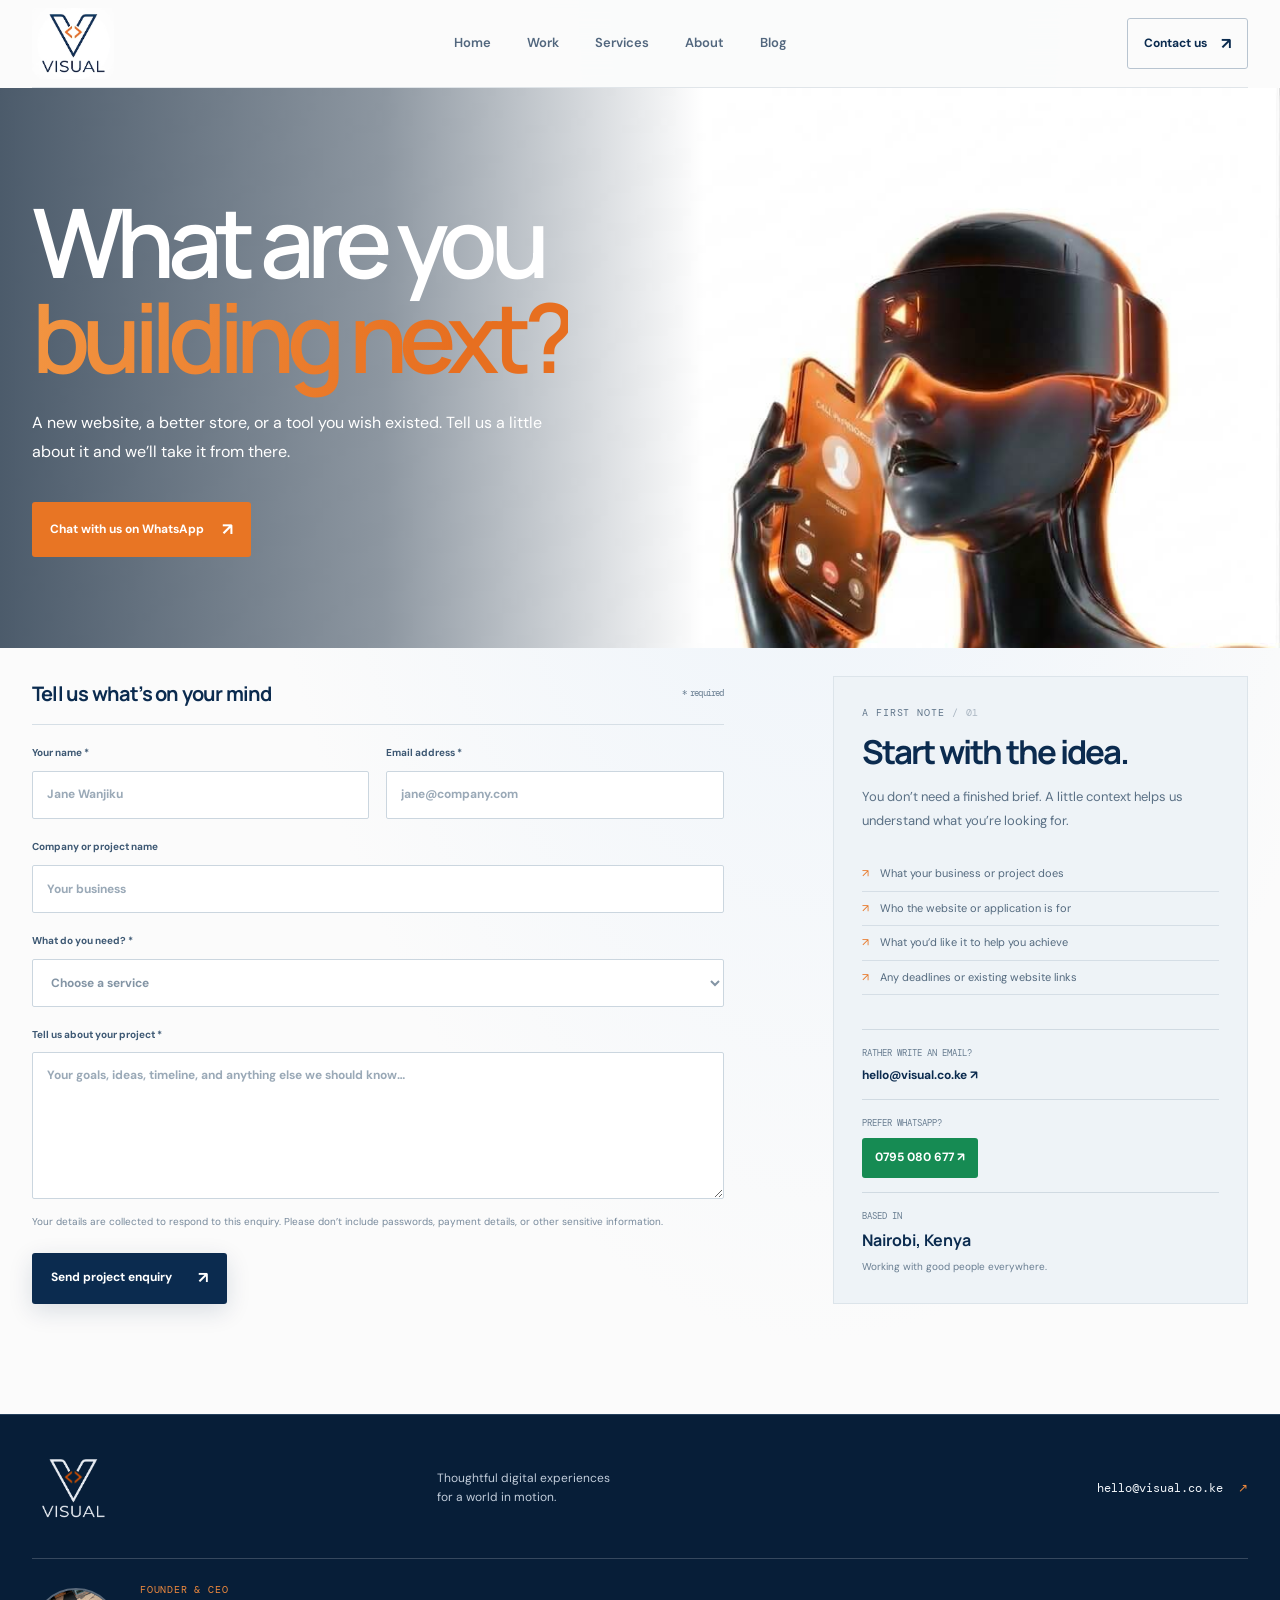
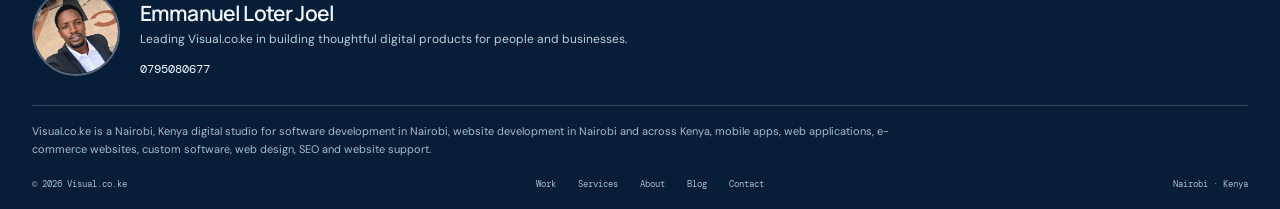
<file: contact.html>
<!doctype html>
<html lang="en"><head><meta charset="utf-8"><meta name="viewport" content="width=device-width, initial-scale=1"><meta name="description" content="Tell Visual about your website or application project. Start a conversation with our Nairobi digital studio."><title>Start a project — Visual</title><link rel="preconnect" href="https://fonts.googleapis.com"><link rel="preconnect" href="https://fonts.gstatic.com" crossorigin><link href="https://fonts.googleapis.com/css2?family=DM+Mono:wght@400;500&family=DM+Sans:wght@400;500;600;700&family=Manrope:wght@400;500;600;700;800&display=swap" rel="stylesheet"><style>
:root{--paper:#f5f4ef;--white:#fffefa;--ink:#172520;--muted:#68736c;--line:#d9ddd5;--green:#294b3a;--lime:#d5f16a;--orange:#f2784b;--serif:'Manrope',sans-serif;--sans:'DM Sans',sans-serif;--mono:'DM Mono',monospace;--max:1240px}
*{box-sizing:border-box}html{scroll-behavior:smooth;scroll-padding-top:90px}body{margin:0;background:var(--paper);color:var(--ink);font-family:var(--sans);font-size:16px;line-height:1.6;-webkit-font-smoothing:antialiased}img{display:block;max-width:100%}a{color:inherit;text-decoration:none}button,input,select,textarea{font:inherit}::selection{background:var(--lime);color:var(--ink)}.wrap{width:min(var(--max),calc(100% - 64px));margin-inline:auto}.skip-link{position:absolute;z-index:20;left:18px;top:12px;transform:translateY(-160%);padding:12px 18px;background:var(--ink);color:white}.skip-link:focus{transform:translateY(0)}
.site-header{position:relative;z-index:5;background:var(--paper)}.nav-wrap{min-height:88px;display:flex;align-items:center;justify-content:space-between;border-bottom:1px solid var(--line)}.brand{display:inline-flex;align-items:center;gap:10px;font-family:var(--serif);font-weight:800;font-size:20px;letter-spacing:-1px}.brand-mark{display:grid;place-items:center;width:36px;height:36px;border-radius:50%;background:var(--orange);color:white;font-size:20px;letter-spacing:-2px}.brand-domain{color:#778078;font-weight:500}.main-nav{display:flex;gap:36px;font-size:13px;font-weight:600;color:#4d5a52}.main-nav a{padding:8px 0;transition:color .2s}.main-nav a:hover,.main-nav a[aria-current=page]{color:var(--orange)}.nav-cta{display:inline-flex;align-items:center;gap:14px;padding:12px 16px;border:1px solid #aab2a8;border-radius:3px;font-size:12px;font-weight:700;transition:background .2s,color .2s,border-color .2s}.nav-cta span{font-size:16px}.nav-cta:hover{background:var(--ink);color:white;border-color:var(--ink)}
.hero{display:grid;grid-template-columns:.94fr 1.06fr;gap:7%;align-items:center;padding-top:70px;padding-bottom:96px;min-height:630px}.hero-copy{position:relative;padding:22px 0 74px}.kicker,.eyebrow{font-family:var(--mono);font-size:10px;letter-spacing:.09em;text-transform:uppercase;color:#69746d}.kicker{display:flex;align-items:center;gap:10px;margin:0 0 24px}.pulse{display:inline-block;width:8px;height:8px;background:var(--orange);border-radius:50%;box-shadow:0 0 0 4px #f2784b20}.hero h1,.page-hero h1,.thanks h1{font-family:var(--serif);font-weight:600;font-size:clamp(54px,7.1vw,94px);line-height:.99;letter-spacing:-.075em;margin:0;color:var(--ink)}.ink-accent{color:var(--green)}.hero-lede{max-width:460px;margin:26px 0 30px;color:#657168;font-size:16px;line-height:1.8}.button-row{display:flex;align-items:center;gap:27px}.button{display:inline-flex;justify-content:center;align-items:center;gap:26px;min-height:48px;padding:0 19px;border:0;border-radius:3px;font-size:12px;font-weight:700;transition:transform .2s,background .2s}.button:hover{transform:translateY(-2px)}.button span{font-size:16px}.button-dark{background:var(--ink);color:white}.button-dark:hover{background:var(--green)}.button-lime{background:var(--lime);color:var(--ink)}.button-lime:hover{background:#e1ff7c}.text-link{display:inline-flex;align-items:center;gap:12px;font-size:12px;font-weight:700;border-bottom:1px solid #89948b;padding:0 0 6px;transition:gap .2s,color .2s}.text-link:hover{gap:18px;color:var(--green)}.text-link span{font-size:17px}.hero-note{position:absolute;left:0;bottom:0;display:flex;gap:12px;align-items:center;font-family:var(--mono);font-size:9px;line-height:1.7;color:#717d74;text-transform:uppercase;letter-spacing:.04em}.note-line{height:1px;width:31px;background:var(--orange)}
.hero-art{position:relative;min-width:0}.hero-art>img{width:100%;height:470px;object-fit:cover;border-radius:2px 100px 2px 2px;filter:saturate(.8)}.hero-art:after{content:"";position:absolute;inset:0;border-radius:2px 100px 2px 2px;background:linear-gradient(135deg,#264d3b1c,transparent 58%);pointer-events:none}.art-stamp{position:absolute;z-index:1;left:-49px;top:54px;width:146px;height:146px;background:var(--lime);border-radius:50%;display:flex;flex-direction:column;justify-content:center;padding:20px 23px;transform:rotate(-9deg);font-family:var(--mono);font-size:9px;line-height:1.4;text-transform:uppercase}.art-stamp strong{font-family:var(--serif);font-size:13px;line-height:1.1;margin-top:7px;letter-spacing:.02em}.art-stamp i{position:absolute;right:19px;bottom:18px;font-style:normal;font-size:15px}.art-caption{position:absolute;z-index:1;left:22px;bottom:22px;display:flex;align-items:center;gap:11px;background:var(--white);padding:12px 15px;font-size:10px;font-weight:700}.art-index{position:absolute;right:0;top:-26px;font-family:var(--mono);font-size:9px;color:#79847b}
.proof-band{background:#e9ebe3;border-block:1px solid #dce0d6}.proof-inner{min-height:92px;display:grid;grid-template-columns:1fr 2fr 1fr;align-items:center;gap:20px}.proof-inner p{font-family:var(--mono);font-size:9px;text-transform:uppercase;letter-spacing:.08em;color:#68736b}.proof-inner>div{display:flex;align-items:center;justify-content:center;gap:25px;font-family:var(--serif);font-size:17px;font-weight:700}.proof-inner b{color:var(--orange);font-family:var(--sans);font-size:18px}.proof-inner .proof-right{text-align:right}
.section{padding-block:105px 95px}.section-top{display:flex;align-items:flex-end;justify-content:space-between;gap:30px;margin-bottom:42px}.eyebrow{margin:0 0 13px}.eyebrow span{color:#abb3a9}.section-top h2,.process-section h2,.values-section h2{font-family:var(--serif);font-size:clamp(34px,4vw,51px);line-height:1.08;letter-spacing:-.06em;font-weight:600;margin:0}.feature-grid{display:grid;grid-template-columns:1.15fr .85fr;column-gap:50px;row-gap:44px;align-items:start}.feature-card{display:block;min-width:0}.feature-image{position:relative;overflow:hidden;background:#e0e3da}.feature-image img{width:100%;height:320px;object-fit:cover;transition:transform .6s cubic-bezier(.2,.7,.2,1);filter:saturate(.84)}.feature-card:hover img,.portfolio-item:hover img{transform:scale(1.035)}.feature-large .feature-image img{height:390px}.image-arrow{position:absolute;right:15px;top:15px;width:38px;height:38px;display:grid;place-items:center;background:var(--lime);font-size:18px;transition:transform .2s}.feature-card:hover .image-arrow,.portfolio-image:hover .image-arrow{transform:rotate(45deg)}.feature-meta{display:flex;justify-content:space-between;align-items:flex-end;gap:14px;padding-top:16px}.tag{font-family:var(--mono);font-size:9px;color:#79847b;text-transform:uppercase;letter-spacing:.08em}.feature-meta h3{font-family:var(--serif);font-size:21px;letter-spacing:-.045em;margin:4px 0 0}.feature-meta>p{font-family:var(--mono);font-size:9px;color:#778078;margin:0 0 3px;text-align:right}.work-aside{align-self:center;padding:35px 6%}.big-asterisk{display:block;color:var(--orange);font-size:54px;line-height:1}.work-aside p{max-width:220px;font-family:var(--serif);font-size:23px;line-height:1.3;letter-spacing:-.04em;margin:22px 0}.image-disclaimer{font-size:10px;color:#7e877f;margin-top:28px}.services-teaser{background:var(--green);color:white;padding:100px 0}.teaser-grid{display:grid;grid-template-columns:.9fr 1.1fr;gap:9%;align-items:center}.services-teaser .eyebrow{color:#bec9bc}.services-teaser .eyebrow span{color:#87998a}.teaser-grid h2{font-family:var(--serif);font-size:clamp(42px,5vw,65px);line-height:1.04;letter-spacing:-.07em;font-weight:600;margin:0 0 22px}.outline-text{color:transparent;-webkit-text-stroke:1px #c9d4c6}.body-copy{max-width:390px;color:#d1d9d1;font-size:14px;line-height:1.8;margin:0 0 28px}.teaser-list{border-top:1px solid #ffffff3b}.teaser-list a{display:grid;grid-template-columns:44px 1fr 20px;gap:12px;align-items:center;border-bottom:1px solid #ffffff3b;padding:21px 0;transition:padding .2s}.teaser-list a:hover{padding-inline:8px}.teaser-list span{font-family:var(--mono);font-size:10px;color:#c0cbbf}.teaser-list strong{font-family:var(--serif);font-size:18px;font-weight:500}.teaser-list i{font-style:normal;color:var(--lime)}
.manifesto{padding-block:104px}.manifesto-grid{display:grid;grid-template-columns:1.1fr .6fr;gap:11%;align-items:end}.manifesto h2{font-family:var(--serif);font-size:clamp(39px,5.5vw,68px);line-height:1.08;letter-spacing:-.07em;font-weight:500;margin:0}.manifesto h2 span{color:var(--green)}.manifesto-grid>div p{font-size:14px;color:#6d786f;line-height:1.9;margin:0 0 23px}.cta-block{background:var(--ink);color:white;overflow:hidden}.cta-inner{position:relative;padding-block:86px 95px}.cta-inner .eyebrow{color:#bdc8bd}.cta-inner h2{font-family:var(--serif);font-size:clamp(42px,6vw,76px);letter-spacing:-.07em;line-height:1.02;font-weight:500;margin:0 0 28px}.cta-doodle{position:absolute;right:8%;top:18%;font-size:170px;color:#f2784b;opacity:.9;transform:rotate(-13deg)}.site-footer{background:#111c18;color:#e9eee8;padding:38px 0 18px}.footer-top{display:grid;grid-template-columns:1fr 1fr 1fr;align-items:center;padding-bottom:34px;border-bottom:1px solid #ffffff30}.brand-light .brand-domain{color:#9da99e}.brand-light .brand-mark{background:var(--orange)}.footer-top>p{font-size:12px;color:#b7c1b7;line-height:1.6}.footer-contact{justify-self:end;font-family:var(--mono);font-size:12px}.footer-contact span{color:var(--lime);margin-left:8px}.footer-bottom{display:flex;justify-content:space-between;align-items:center;padding-top:18px;font-family:var(--mono);font-size:9px;color:#a2ada2}.footer-bottom nav{display:flex;gap:22px}.footer-bottom a:hover{color:var(--lime)}
/* Interior pages */
.page-hero{padding-top:85px;padding-bottom:42px}.page-hero .kicker{margin-bottom:26px}.page-hero h1{font-size:clamp(56px,7.5vw,98px)}.page-hero .hero-lede{max-width:520px;margin-top:25px}.page-hero-foot{display:flex;justify-content:space-between;max-width:760px;margin-top:48px;padding:15px 0;border-top:1px solid var(--line);font-family:var(--mono);font-size:9px;text-transform:uppercase;letter-spacing:.08em;color:#7b867d}.portfolio{padding-top:35px;padding-bottom:25px}.portfolio-item{display:grid;grid-template-columns:1.1fr .9fr;gap:7%;align-items:center;padding:35px 0 75px;scroll-margin-top:30px}.portfolio-item+.portfolio-item{border-top:1px solid var(--line)}.portfolio-offset .portfolio-image{grid-column:2;grid-row:1}.portfolio-offset .portfolio-info{grid-column:1;grid-row:1}.portfolio-image{position:relative;display:block;overflow:hidden;background:#e2e5dc}.portfolio-image img{width:100%;height:370px;object-fit:cover;transition:transform .6s;filter:saturate(.84)}.portfolio-number{position:absolute;left:16px;bottom:14px;color:white;font-family:var(--mono);font-size:10px;text-shadow:0 1px 4px #0008}.portfolio-info h2{font-family:var(--serif);font-size:clamp(31px,4vw,48px);line-height:1.05;letter-spacing:-.065em;margin:5px 0 15px;font-weight:600}.portfolio-info p{max-width:410px;color:#69746c;font-size:14px;line-height:1.8}.portfolio-facts{display:flex;flex-wrap:wrap;gap:8px;margin-top:23px}.portfolio-facts span{border:1px solid #cbd1c7;padding:7px 9px;font-family:var(--mono);font-size:9px;color:#68736b}.portfolio+.image-disclaimer{margin-top:0;margin-bottom:80px}
.service-details{background:#e9ebe3;margin-top:25px}.service-detail{display:grid;grid-template-columns:60px 1fr .85fr;gap:35px;padding:42px 0 48px;border-bottom:1px solid #cdd3c9}.service-index{font-family:var(--mono);font-size:11px;color:var(--orange);padding-top:8px}.service-detail h2{font-family:var(--serif);font-size:clamp(27px,3.4vw,40px);line-height:1.1;letter-spacing:-.06em;font-weight:600;margin:0 0 15px}.service-intro{max-width:390px;color:#69746c;font-size:13px;line-height:1.8;margin:0}.service-includes{padding-top:6px}.service-includes>p{font-family:var(--serif);font-size:15px;line-height:1.5;max-width:360px;margin:0 0 15px}.service-includes ul{padding:0;margin:0;list-style:none;color:#68736b;font-size:11px}.service-includes li{padding:6px 0 6px 17px;position:relative}.service-includes li:before{content:"↗";position:absolute;left:0;color:var(--orange)}.process-section,.values-section{padding:100px 0}.process-section .section-top,.values-section .section-top{align-items:end}.process-blurb{max-width:320px;color:#748077;font-size:13px;line-height:1.8;margin:0}.process-grid{display:grid;grid-template-columns:repeat(4,1fr);gap:22px;margin-top:51px}.process-grid article{border-top:1px solid #bfc8bd;padding-top:17px}.process-grid article>span{font-family:var(--mono);font-size:10px;color:var(--orange)}.process-grid h3{font-family:var(--serif);font-size:19px;letter-spacing:-.04em;margin:21px 0 7px}.process-grid p,.values-grid p{font-size:12px;line-height:1.8;color:#707b72;margin:0}.about-story{display:grid;grid-template-columns:1fr .87fr;gap:9%;align-items:center;padding-top:22px;padding-bottom:105px}.about-image{position:relative;margin:0}.about-image img{width:100%;height:440px;object-fit:cover;border-radius:1px 82px 1px 1px;filter:saturate(.78)}.about-image figcaption{position:absolute;right:0;bottom:0;background:var(--lime);padding:8px 11px;font-family:var(--mono);font-size:8px;text-transform:uppercase}.story-copy h2{font-family:var(--serif);font-size:clamp(33px,4vw,49px);line-height:1.06;letter-spacing:-.065em;font-weight:600;margin:0 0 20px}.story-copy>p:not(.eyebrow){font-size:13px;line-height:1.9;color:#68736b}.story-copy .text-link{margin-top:10px}.values-section{background:#e9ebe3}.values-grid{display:grid;grid-template-columns:repeat(4,1fr);gap:27px;margin-top:48px}.values-grid article{border-top:1px solid #c4ccc1;padding-top:17px}.value-icon{display:grid;place-items:center;width:34px;height:34px;border:1px solid #aeb9ad;color:var(--green);border-radius:50%;font-size:14px}.values-grid h3{font-family:var(--serif);font-size:18px;line-height:1.2;letter-spacing:-.035em;margin:20px 0 10px}.contact-section{display:grid;grid-template-columns:.75fr 1.25fr;gap:9%;padding-top:28px;padding-bottom:110px}.contact-aside{padding:28px;background:#e9ebe3;align-self:start}.contact-aside h2{font-family:var(--serif);font-size:33px;line-height:1.1;letter-spacing:-.06em;margin:0 0 15px}.contact-aside>p:not(.eyebrow){font-size:13px;color:#69746c;line-height:1.8}.contact-aside ul{list-style:none;padding:12px 0 20px;margin:0}.contact-aside li{position:relative;padding:8px 0 8px 18px;border-bottom:1px solid #d3d8d0;color:#58645b;font-size:11px}.contact-aside li:before{position:absolute;left:0;content:"↗";color:var(--orange)}.contact-direct,.contact-location{display:flex;flex-direction:column;gap:5px;padding-top:16px;border-top:1px solid #cbd2c8;margin-top:14px}.contact-direct span,.contact-location span{font-family:var(--mono);font-size:9px;text-transform:uppercase;color:#7b867d}.contact-direct a{font-size:12px;font-weight:700}.contact-location strong{font-family:var(--serif);font-size:16px}.contact-location small{color:#778078;font-size:10px}.contact-form{display:grid;gap:20px}.form-heading{display:flex;justify-content:space-between;align-items:center;margin:0;padding-bottom:13px;border-bottom:1px solid var(--line);font-family:var(--serif);font-size:20px;font-weight:700;letter-spacing:-.04em}.form-heading span{font-family:var(--mono);font-size:9px;font-weight:400;color:#78837a}.form-row{display:grid;grid-template-columns:1fr 1fr;gap:17px}.contact-form label{display:grid;gap:8px;font-size:10px;font-weight:700;color:#58645b}.contact-form input,.contact-form select,.contact-form textarea{width:100%;min-width:0;border:1px solid #cbd2c8;border-radius:2px;background:#fbfaf6;padding:13px 14px;color:var(--ink);font-size:12px;outline:none;transition:border .2s,box-shadow .2s}.contact-form input::placeholder,.contact-form textarea::placeholder{color:#a0a99f}.contact-form textarea{min-height:145px;resize:vertical}.contact-form input:focus,.contact-form select:focus,.contact-form textarea:focus{border-color:var(--green);box-shadow:0 0 0 3px #294b3a20}.contact-form select:invalid{color:#9ba49b}.form-privacy{font-size:10px;line-height:1.7;color:#838d84;margin:-6px 0 0}.contact-form .button{justify-self:start;cursor:pointer}.thanks{padding-block:120px 150px;min-height:65vh}.thanks h1{font-size:clamp(58px,8vw,100px)}.thanks .hero-lede{margin-bottom:28px}
@media(max-width:900px){.wrap{width:min(var(--max),calc(100% - 42px))}.hero{gap:5%;padding-top:55px;min-height:560px}.hero-art>img{height:400px}.hero h1{font-size:clamp(54px,8vw,76px)}.art-stamp{left:-25px;width:120px;height:120px}.feature-grid{column-gap:28px}.feature-image img{height:270px}.feature-large .feature-image img{height:330px}.feature-meta{display:block}.feature-meta>p{text-align:left;margin-top:8px}.portfolio-item{gap:5%}.portfolio-image img{height:310px}.about-story{gap:6%}.about-image img{height:390px}.values-grid{grid-template-columns:repeat(2,1fr)}.contact-section{gap:5%}.service-detail{grid-template-columns:43px 1fr .8fr;gap:20px}}
@media(max-width:650px){html{scroll-padding-top:20px}.wrap{width:calc(100% - 38px)}.nav-wrap{min-height:75px;flex-wrap:wrap;row-gap:0;padding:13px 0}.brand{font-size:18px}.brand-mark{width:32px;height:32px}.main-nav{order:3;width:100%;justify-content:space-between;gap:10px;padding-top:12px;font-size:11px}.nav-cta{padding:9px 11px;font-size:10px;gap:8px}.hero{display:flex;flex-direction:column;align-items:stretch;gap:45px;padding-top:45px;padding-bottom:65px}.hero-copy{padding:0 0 54px}.hero h1,.page-hero h1{font-size:clamp(53px,15vw,78px)}.hero-lede{font-size:14px;line-height:1.75}.hero-art{margin-left:19px}.hero-art>img{height:315px;border-top-right-radius:70px}.art-stamp{top:-25px;left:-20px;width:105px;height:105px;padding:16px}.art-stamp strong{font-size:11px}.art-caption{left:10px;bottom:10px;padding:10px;font-size:8px}.proof-inner{grid-template-columns:1fr 1fr;gap:5px;padding:18px 0}.proof-inner>p{font-size:8px}.proof-inner>div{grid-column:1/-1;grid-row:2;gap:19px;font-size:15px;justify-content:flex-start}.proof-inner .proof-right{text-align:right}.section{padding-block:70px}.section-top{align-items:flex-start;flex-direction:column;margin-bottom:28px;gap:20px}.section-top h2,.process-section h2,.values-section h2{font-size:37px}.feature-grid{grid-template-columns:1fr;row-gap:27px}.feature-large .feature-image img,.feature-image img{height:250px}.feature-meta{display:flex}.feature-meta h3{font-size:18px}.feature-meta>p{font-size:8px;text-align:right}.work-aside{padding:4px 0 0}.work-aside p{font-size:21px;margin:12px 0}.big-asterisk{font-size:38px}.services-teaser{padding:70px 0}.teaser-grid{grid-template-columns:1fr;gap:44px}.teaser-grid h2{font-size:48px}.teaser-list strong{font-size:16px}.manifesto{padding-block:72px}.manifesto-grid{grid-template-columns:1fr;gap:25px}.manifesto h2{font-size:43px}.cta-inner{padding-block:70px}.cta-inner h2{font-size:48px;max-width:440px}.cta-doodle{right:-18px;top:30%;font-size:95px;opacity:.35}.footer-top{grid-template-columns:1fr 1fr;gap:16px}.footer-top>p{grid-column:1/-1;grid-row:2;margin:0}.footer-contact{font-size:10px}.footer-bottom{flex-wrap:wrap;gap:15px}.footer-bottom nav{order:3;width:100%;flex-wrap:wrap;gap:17px}.page-hero{padding-top:58px;padding-bottom:30px}.page-hero .hero-lede{font-size:14px}.page-hero-foot{margin-top:32px;font-size:8px;gap:10px}.portfolio{padding-top:15px}.portfolio-item,.portfolio-offset{display:flex;flex-direction:column;align-items:stretch;gap:19px;padding:26px 0 45px}.portfolio-image img{height:250px}.portfolio-info h2{font-size:36px}.portfolio-info p{margin:8px 0}.portfolio+.image-disclaimer{margin-bottom:55px}.service-detail{grid-template-columns:32px 1fr;gap:8px 12px;padding:28px 0}.service-detail h2{font-size:30px}.service-includes{grid-column:2;padding-top:6px}.process-section,.values-section{padding:70px 0}.process-section .section-top,.values-section .section-top{align-items:flex-start}.process-grid{grid-template-columns:1fr 1fr;gap:25px 17px;margin-top:32px}.process-grid h3{font-size:17px;margin-top:13px}.about-story{grid-template-columns:1fr;gap:30px;padding-top:12px;padding-bottom:72px}.about-image img{height:310px}.story-copy h2{font-size:37px}.values-grid{grid-template-columns:1fr 1fr;gap:25px 17px;margin-top:32px}.values-grid h3{font-size:16px}.contact-section{grid-template-columns:1fr;gap:25px;padding-top:12px;padding-bottom:70px}.contact-aside{padding:23px}.form-row{grid-template-columns:1fr;gap:20px}.form-heading{font-size:17px}.thanks{padding-block:90px 100px;min-height:60vh}}
@media(prefers-reduced-motion:reduce){*,*::before,*::after{scroll-behavior:auto!important;transition:none!important}}

/* Web3 inspired visual direction */
:root{--paper:#03060d;--white:#0b1220;--ink:#f4f7fc;--muted:#9ba8bc;--line:#1a2638;--green:#0d1a2d;--lime:#159aff;--orange:#00c7f5}
body{background:radial-gradient(ellipse at 60% 0%,#0a1d37 0,transparent 36rem),var(--paper);color:var(--ink)}
.site-header{background:rgba(3,6,13,.9);backdrop-filter:blur(16px)}
.nav-wrap{border-color:var(--line)}
.brand-domain{color:#8a9ab1}
.brand-mark{background:linear-gradient(135deg,#22c5ff,#1464ff);color:white;box-shadow:0 0 24px #167dff42}
.main-nav{color:#b3c0d1}.main-nav a:hover,.main-nav a[aria-current=page]{color:#3aaeff}
.nav-cta{border-color:#34445b;color:#eaf2fc}.nav-cta:hover{background:#126ee7;border-color:#126ee7;color:white}
.hero{min-height:660px;padding-top:80px;padding-bottom:90px;gap:6%}
.kicker,.eyebrow{color:#91a3bb}.eyebrow span{color:#53637a}.pulse{background:#13bdf7;box-shadow:0 0 0 4px #13bdf724,0 0 18px #14bbff}
.hero h1,.page-hero h1,.thanks h1{color:#f6f8fd;letter-spacing:-.08em}
.ink-accent{color:#238cff;background:linear-gradient(100deg,#29ccff,#1675ff 75%);-webkit-background-clip:text;background-clip:text;-webkit-text-fill-color:transparent}
.hero-lede{color:#a3b0c2}
.button-dark{background:#167ff2;color:white;box-shadow:0 7px 26px #056de333}.button-dark:hover{background:#2797ff}
.text-link{border-color:#38495e;color:#e6edf7}.text-link:hover{color:#40baff}
.hero-note{color:#8495ad}.note-line{background:#19a5ff}
.hero-art{isolation:isolate;min-height:470px;background:radial-gradient(ellipse at 70% 60%,#063e7b 0,#07162b 47%,transparent 75%)}
.hero-art>img{position:absolute;inset:0;width:100%;height:100%;object-fit:cover;object-position:right center;border-radius:2px 96px 2px 2px;filter:saturate(1.12) contrast(1.06);mask-image:linear-gradient(90deg,transparent 31%,#000 42%);-webkit-mask-image:linear-gradient(90deg,transparent 31%,#000 42%)}
.hero-art:after{z-index:0;opacity:.45;background:linear-gradient(90deg,var(--paper) 2%,transparent 65%),linear-gradient(0deg,#03060d88,transparent 43%)}
.art-caption{background:#0b1729e8;color:#d9eaff;border:1px solid #2b4969}.art-caption .pulse{background:#27b9ff}.art-index{color:#69809d;z-index:1}
.proof-band{background:#080f1b;border-color:#1a2638}.proof-inner p{color:#8495ad}.proof-inner>div{color:#e3eaf5}.proof-inner b{color:#20b9ff}
.section-top h2,.process-section h2,.values-section h2{color:#f3f6fb}
.tag,.feature-meta>p{color:#94a5bc}.feature-image{background:#0d1b2d}.feature-image img,.portfolio-image img{filter:saturate(.9) contrast(1.06)}.image-arrow{background:#138ef4;color:#fff}
.feature-meta h3{color:#f1f5fc}.work-aside p{color:#e8effa}.big-asterisk{color:#20b7ff}.image-disclaimer{color:#8392a8}
.services-teaser{background:linear-gradient(125deg,#071426,#0b1c35 62%,#07101f);border-block:1px solid #14253d}.services-teaser .eyebrow{color:#93a9c5}.services-teaser .eyebrow span{color:#536b8a}.outline-text{-webkit-text-stroke-color:#4373a8}.body-copy{color:#a5b3c7}.button-lime{background:#168bfa;color:white;box-shadow:0 8px 30px #137de633}.button-lime:hover{background:#35a5ff}.teaser-list{border-color:#263850}.teaser-list a{border-color:#263850}.teaser-list span{color:#8da2be}.teaser-list i{color:#31baff}
.manifesto h2{color:#f1f5fc}.manifesto h2 span{color:#3fa9ff}.manifesto-grid>div p{color:#9ba9bc}
.cta-block{background:radial-gradient(ellipse at 85% 45%,#0c3362,#07101e 54%,#050910);border-top:1px solid #14243a}.cta-inner .eyebrow{color:#96abc5}.cta-doodle{color:#168bfa;opacity:.55}
.site-footer{background:#02050b;color:#e8eff8;border-top:1px solid #172339}.brand-light .brand-domain{color:#8294ad}.footer-top>p{color:#93a1b6}.footer-contact{color:#e1eaf5}.footer-contact span{color:#2daaff}.footer-bottom{color:#8292a8}.footer-bottom a:hover{color:#33b7ff}
.page-hero .hero-lede{color:#a3b0c2}.page-hero-foot{border-color:#1a2638;color:#8495ad}
.portfolio-item+.portfolio-item{border-color:#1a2638}.portfolio-image{background:#0c1728}.portfolio-info h2{color:#f2f6fc}.portfolio-info p{color:#a2aec0}.portfolio-facts span{border-color:#263850;color:#a7b5c8}
.portfolio-number{text-shadow:0 1px 8px #000}
.service-details,.values-section{background:#080f1b}.service-detail{border-color:#1b2a3d}.service-index{color:#27aaff}.service-intro,.service-includes ul,.process-blurb,.process-grid p,.values-grid p{color:#9aa9bd}.service-includes>p{color:#e0e9f5}.service-includes li:before{color:#26afff}
.process-grid article,.values-grid article{border-color:#263750}.process-grid article>span{color:#2baaff}.process-grid h3,.values-grid h3{color:#eaf1fa}.value-icon{border-color:#345273;color:#49b6ff}
.about-image img{filter:saturate(.8) contrast(1.06)}.about-image figcaption{background:#137fe8;color:white}.story-copy h2{color:#f1f5fb}.story-copy>p:not(.eyebrow){color:#a0aec0}
.contact-aside{background:#091321;border:1px solid #1d2b40}.contact-aside h2{color:#f0f5fc}.contact-aside>p:not(.eyebrow){color:#a0aec0}.contact-aside li{border-color:#1c2a3c;color:#aab8ca}.contact-aside li:before{color:#2aaeff}.contact-direct,.contact-location{border-color:#25354c}.contact-direct span,.contact-location span,.contact-location small{color:#92a2b8}.contact-direct a,.contact-location strong{color:#edf3fb}
.form-heading{border-color:#25344a;color:#edf3fb}.form-heading span{color:#91a1b7}.contact-form label{color:#b9c6d8}.contact-form input,.contact-form select,.contact-form textarea{border-color:#27364b;background:#080f1a;color:#edf4fc}.contact-form input::placeholder,.contact-form textarea::placeholder{color:#718199}.contact-form input:focus,.contact-form select:focus,.contact-form textarea:focus{border-color:#238eff;box-shadow:0 0 0 3px #238eff2b}.contact-form select:invalid{color:#718199}.form-privacy{color:#8392a8}
@media(max-width:650px){.hero{padding-top:52px}.hero-art{min-height:310px;background:radial-gradient(ellipse at 70% 52%,#064b8b 0,#07162b 48%,transparent 79%)}.hero-art>img{mask-image:linear-gradient(90deg,transparent 30%,#000 43%);-webkit-mask-image:linear-gradient(90deg,transparent 30%,#000 43%)}.proof-band{background:#080f1b}.services-teaser{background:linear-gradient(145deg,#081426,#0b1d37)}.manifesto h2{color:#f1f5fc}}

/* Visual identity: deep navy, warm orange, and the supplied Visual logo */
:root{--paper:#fbfbfb;--white:#fff;--ink:#0b2b4f;--muted:#53677c;--line:#e0e5e9;--green:#153d64;--lime:#ec7828;--orange:#ec7828}
body{background:radial-gradient(ellipse at 64% 0%,#e8f1fa 0,transparent 38rem),var(--paper);color:var(--ink)}
.site-header{background:rgba(251,251,251,.94)}
.brand-image{display:block;width:82px;height:auto}
.brand-mark{background:#0b2b4f;box-shadow:none}
.main-nav{color:#52677e}.main-nav a:hover,.main-nav a[aria-current=page]{color:#e87524}
.nav-cta{border-color:#b8c4d0;color:#0b2b4f}.nav-cta:hover{background:#0b2b4f;border-color:#0b2b4f;color:#fff}
.hero h1,.page-hero h1,.thanks h1{color:#0b2b4f}
.ink-accent{background:linear-gradient(100deg,#f29542,#e76f20 78%);-webkit-background-clip:text;background-clip:text;-webkit-text-fill-color:transparent}
.hero-lede{color:#53677c}.kicker,.eyebrow{color:#60758a}.eyebrow span{color:#aab6c2}.pulse{background:#ec7828;box-shadow:0 0 0 4px #ec782826,0 0 14px #ec782850}
.button-dark{background:#0b2b4f;color:#fff;box-shadow:0 7px 24px #0b2b4f24}.button-dark:hover{background:#174978}
.text-link{border-color:#b6c2cd;color:#0b2b4f}.text-link:hover{color:#e87524}
.hero-note{color:#63778b}.note-line{background:#ec7828}
.hero-art{background:radial-gradient(ellipse at 72% 56%,#164c7c 0,#0b2b4f 49%,transparent 78%)}
.hero-art:after{background:linear-gradient(90deg,var(--paper) 2%,transparent 65%),linear-gradient(0deg,#061b31aa,transparent 43%)}
.art-caption{background:#0b2b4feF;color:#f3f6fa;border-color:#486782}.art-caption .pulse{background:#f28a39}.art-index{color:#7188a0}
.proof-band{background:#eef3f7;border-color:#e0e5e9}.proof-inner p{color:#61758a}.proof-inner>div{color:#0b2b4f}.proof-inner b{color:#ec7828}
.section-top h2,.process-section h2,.values-section h2{color:#0b2b4f}
.tag,.feature-meta>p{color:#657a8e}.feature-image{background:#e7edf2}.feature-image img,.portfolio-image img{filter:saturate(.82) contrast(1.02)}.image-arrow{background:#ec7828;color:#fff}
.feature-meta h3{color:#0b2b4f}.work-aside p{color:#0b2b4f}.big-asterisk{color:#ec7828}.image-disclaimer{color:#728398}
.services-teaser{background:linear-gradient(125deg,#0b2b4f,#123c66 62%,#092441);border-color:#173d61}.services-teaser .eyebrow{color:#c0ccda}.services-teaser .eyebrow span{color:#8098af}.outline-text{-webkit-text-stroke-color:#d6e0ea}.body-copy{color:#d1dce7}.button-lime{background:#ec7828;color:#fff;box-shadow:0 8px 25px #0002}.button-lime:hover{background:#f18e44}.teaser-list,.teaser-list a{border-color:#ffffff42}.teaser-list span{color:#aabbd0}.teaser-list i{color:#f3a263}
.manifesto h2{color:#0b2b4f}.manifesto h2 span{color:#e87524}.manifesto-grid>div p{color:#5f7388}
.cta-block{background:radial-gradient(ellipse at 85% 45%,#174b79,#0b2b4f 54%,#081f39);border-color:#123a62}.cta-inner .eyebrow{color:#c1cfdd}.cta-doodle{color:#ec7828;opacity:.82}
.site-footer{background:#071e38;color:#f2f6fa;border-color:#25405c}.footer-top>p{color:#c1ccda}.footer-contact{color:#f2f6fa}.footer-contact span{color:#f08a3e}.footer-bottom{color:#a9bacd}.footer-bottom a:hover{color:#f5a05b}
.page-hero .hero-lede{color:#53677c}.page-hero-foot{border-color:#e0e5e9;color:#687d91}
.portfolio-item+.portfolio-item{border-color:#e0e5e9}.portfolio-image{background:#e7edf2}.portfolio-info h2{color:#0b2b4f}.portfolio-info p{color:#596f85}.portfolio-facts span{border-color:#d1dae2;color:#536a80}
.portfolio-number{text-shadow:0 1px 8px #0008}
.service-details,.values-section{background:#eef3f7}.service-detail{border-color:#d8e0e6}.service-index{color:#e87524}.service-intro,.service-includes ul,.process-blurb,.process-grid p,.values-grid p{color:#5a7085}.service-includes>p{color:#0b2b4f}.service-includes li:before{color:#e87524}
.process-grid article,.values-grid article{border-color:#d0dae2}.process-grid article>span{color:#e87524}.process-grid h3,.values-grid h3{color:#0b2b4f}.value-icon{border-color:#b9c8d5;color:#e87524}
.about-image img{filter:saturate(.8) contrast(1.02)}.about-image figcaption{background:#ec7828;color:white}.story-copy h2{color:#0b2b4f}.story-copy>p:not(.eyebrow){color:#596f85}
.contact-aside{background:#eef3f7;border-color:#dce4ea}.contact-aside h2{color:#0b2b4f}.contact-aside>p:not(.eyebrow){color:#5a7085}.contact-aside li{border-color:#d5dee6;color:#53697e}.contact-aside li:before{color:#e87524}.contact-direct,.contact-location{border-color:#d0dae2}.contact-direct span,.contact-location span,.contact-location small{color:#687d91}.contact-direct a,.contact-location strong{color:#0b2b4f}
.form-heading{border-color:#d6dfe6;color:#0b2b4f}.form-heading span{color:#687d91}.contact-form label{color:#3d5873}.contact-form input,.contact-form select,.contact-form textarea{border-color:#cbd6df;background:#fff;color:#0b2b4f}.contact-form input::placeholder,.contact-form textarea::placeholder{color:#9aa9b7}.contact-form input:focus,.contact-form select:focus,.contact-form textarea:focus{border-color:#ec7828;box-shadow:0 0 0 3px #ec782826}.contact-form select:invalid{color:#8495a5}.form-privacy{color:#77899b}
@media(max-width:650px){.proof-band{background:#eef3f7}.services-teaser{background:linear-gradient(145deg,#0b2b4f,#123c66)}.manifesto h2{color:#0b2b4f}.brand-image{width:72px}}

/* The transparent brand artwork is the homepage hero visual. */
.hero-art{display:flex;align-items:center;justify-content:center;background:none;min-height:470px}
.hero-art>img{position:relative;inset:auto;display:block;width:100%;height:470px;object-fit:contain;object-position:center;border-radius:0;filter:none;mask-image:none;-webkit-mask-image:none}
.hero-art:after,.hero-art .art-caption,.hero-art .art-index{display:none}
@media(max-width:650px){.hero-art{min-height:300px}.hero-art>img{height:300px}}
.hero-art{position:relative;display:block;overflow:hidden;min-height:470px}
.hero-art>img{position:absolute;inset:50% -4% auto auto;display:block;width:165%;height:auto;max-width:none;object-fit:contain;object-position:right center;transform:translateY(-50%);border-radius:0;filter:none;mask-image:none;-webkit-mask-image:none}
@media(max-width:650px){.hero-art{min-height:320px}.hero-art>img{width:165%;height:auto;inset:auto -8% 0 auto}}
.hero-art>img{inset:auto -8% 0 auto;transform:none}

/* Let the hero artwork grow and bleed to the viewport's right edge. */
.hero-art{flex:1 1 520px;overflow:visible;width:calc(100% + max(32px,calc(50vw - 620px)));height:520px;min-height:520px;margin-right:min(-32px,calc(620px - 50vw))}
.hero-art>img{height:120%;width:auto;inset:auto 0 0 auto;transform:none}
@media(max-width:900px){.hero-art{flex-basis:100%;width:calc(100% + max(21px,calc(50vw - 620px)));margin-right:min(-21px,calc(620px - 50vw))}}
@media(max-width:650px){.hero-art{height:320px;min-height:320px;width:calc(100% + max(19px,calc(50vw - 620px)));margin-right:min(-19px,calc(620px - 50vw))}.hero-art>img{height:120%;inset:auto 0 0 auto}}

/* Responsive layout refinements across every page */
.hero-copy{padding:0}
@media(min-width:1500px){
  :root{--max:1440px}
  .wrap{width:min(var(--max),calc(100% - 120px))}
  .hero-art{width:calc(100% + max(32px,calc(50vw - 720px)));margin-right:min(-32px,calc(720px - 50vw));height:600px;min-height:600px}
  .hero-art>img{height:120%}
  .hero{min-height:760px;gap:6%;padding-block:100px 110px}
  .hero h1{font-size:clamp(96px,7vw,128px)}
  .page-hero{padding-top:110px;padding-bottom:60px}
  .section{padding-block:130px 115px}
  .feature-image img{height:390px}.feature-large .feature-image img{height:470px}
  .portfolio-image img{height:440px}
}
@media(min-width:901px) and (max-width:1199px){
  .hero{grid-template-columns:.9fr 1.1fr;gap:4%;min-height:600px;padding-top:60px;padding-bottom:75px}
  .hero h1{font-size:clamp(58px,6.5vw,82px)}
  .hero-art{height:480px;min-height:480px}
  .hero-art>img{height:120%}
  .feature-grid{column-gap:32px}
  .portfolio-item{gap:5%}
  .service-detail{grid-template-columns:45px 1fr .9fr;gap:24px}
  .contact-section{gap:5%}
}
@media(max-width:900px){
  .hero{grid-template-columns:1fr;gap:12px;min-height:0;padding-top:58px;padding-bottom:55px}
  .hero-copy{max-width:680px;padding:0 0 68px}
  .hero h1{font-size:clamp(58px,9vw,82px)}
  .hero-art{height:clamp(370px,56vw,500px);min-height:clamp(370px,56vw,500px)}
  .hero-art>img{height:120%}
  .section{padding-block:82px 76px}
  .feature-grid{column-gap:24px;row-gap:34px}
  .feature-image img{height:280px}.feature-large .feature-image img{height:330px}
  .teaser-grid{gap:5%}
  .service-detail{grid-template-columns:42px 1fr .9fr;gap:20px}
  .about-story{gap:6%}
  .contact-section{gap:5%}
  .portfolio-image img{height:300px}
}
@media(max-width:760px){
  .wrap{width:calc(100% - 40px)}
  .nav-wrap{min-height:76px;gap:12px}
  .main-nav{gap:20px}
  .nav-cta{padding:10px 12px;gap:8px}
  .hero{padding-top:44px}
  .hero-copy{max-width:600px}
  .hero-art{height:clamp(330px,62vw,440px);min-height:clamp(330px,62vw,440px)}
  .section-top{gap:20px}
  .portfolio-item,.portfolio-offset{grid-template-columns:1fr;gap:22px;padding-bottom:52px}
  .portfolio-offset .portfolio-image,.portfolio-offset .portfolio-info{grid-column:1;grid-row:auto}
  .portfolio-offset .portfolio-image{order:0}.portfolio-offset .portfolio-info{order:1}
  .portfolio-image img{height:clamp(270px,52vw,380px)}
  .service-detail{grid-template-columns:38px 1fr;gap:8px 16px}
  .service-includes{grid-column:2;padding-top:3px}
  .process-grid,.values-grid{grid-template-columns:repeat(2,minmax(0,1fr))}
  .about-story{grid-template-columns:1fr;gap:32px;padding-bottom:75px}
  .about-image img{height:clamp(300px,58vw,420px)}
  .contact-section{grid-template-columns:1fr;gap:24px;padding-bottom:76px}
  .contact-aside{padding:24px}
  .teaser-grid{grid-template-columns:1fr;gap:42px}
  .manifesto-grid{grid-template-columns:1fr;gap:24px}
  .footer-top{grid-template-columns:1fr auto;gap:16px}
  .footer-top>p{grid-column:1/-1;grid-row:2;margin:0}
  .footer-bottom{gap:16px}
}
@media(max-width:650px){
  .wrap{width:calc(100% - 38px)}
  .nav-wrap{display:grid;grid-template-columns:1fr auto;grid-template-rows:auto auto;padding:12px 0;gap:9px 10px}
  .nav-wrap>.brand{grid-column:1;grid-row:1}
  .nav-wrap>.nav-cta{grid-column:2;grid-row:1}
  .nav-wrap>.main-nav{grid-column:1/-1;grid-row:2;width:100%;justify-content:space-between;padding-top:3px;gap:8px;font-size:11px}
  .brand-image{width:68px}
  .hero{gap:6px;padding-top:40px;padding-bottom:45px}
  .hero-copy{padding-bottom:62px}
  .hero h1{font-size:clamp(51px,13vw,72px)}
  .hero-lede{font-size:14px;line-height:1.75;margin:19px 0 24px}
  .button-row{gap:18px;flex-wrap:wrap}
  .hero-art{height:320px;min-height:320px}
  .proof-inner{grid-template-columns:1fr 1fr;gap:8px 12px;padding:17px 0}
  .proof-inner>div{grid-column:1/-1;grid-row:2;justify-content:flex-start;gap:15px;font-size:14px}
  .proof-inner p{font-size:8px}
  .section{padding-block:66px 62px}
  .section-top{align-items:flex-start;flex-direction:column;margin-bottom:28px}
  .section-top h2,.process-section h2,.values-section h2{font-size:clamp(32px,9vw,40px)}
  .feature-grid{grid-template-columns:1fr;row-gap:27px}
  .feature-image img,.feature-large .feature-image img{height:clamp(220px,64vw,300px)}
  .feature-meta{display:flex;align-items:flex-end;gap:8px}
  .feature-meta h3{font-size:18px}
  .feature-meta>p{font-size:8px}
  .work-aside{padding:8px 0 0}
  .services-teaser{padding:64px 0}
  .teaser-grid h2{font-size:clamp(40px,11vw,52px)}
  .teaser-list a{grid-template-columns:34px 1fr 18px;padding:17px 0}
  .teaser-list strong{font-size:15px}
  .manifesto{padding-block:65px}
  .manifesto h2{font-size:clamp(37px,10vw,46px)}
  .cta-inner{padding-block:64px}
  .cta-inner h2{font-size:clamp(39px,10vw,51px)}
  .cta-doodle{right:-12px;top:35%;font-size:90px;opacity:.35}
  .footer-top{grid-template-columns:1fr auto}
  .footer-contact{font-size:9px}
  .footer-bottom{flex-wrap:wrap;font-size:8px}
  .footer-bottom nav{order:3;width:100%;flex-wrap:wrap;gap:14px}
  .page-hero{padding-top:48px;padding-bottom:25px}
  .page-hero h1{font-size:clamp(48px,13vw,70px)}
  .page-hero .hero-lede{font-size:14px;line-height:1.75}
  .page-hero-foot{margin-top:27px;font-size:8px;gap:12px}
  .portfolio{padding-top:8px}
  .portfolio-item,.portfolio-offset{padding:24px 0 40px}
  .portfolio-image img{height:clamp(230px,68vw,310px)}
  .portfolio-info h2{font-size:34px}
  .process-section,.values-section{padding:64px 0}
  .process-grid,.values-grid{gap:23px 16px;margin-top:30px}
  .process-grid h3,.values-grid h3{font-size:16px}
  .about-image img{height:clamp(260px,76vw,330px)}
  .story-copy h2{font-size:clamp(33px,9vw,40px)}
  .contact-section{padding-top:8px;padding-bottom:65px}
  .form-row{grid-template-columns:1fr}
  .contact-form{gap:17px}
  .contact-form textarea{min-height:130px}
  .form-heading{font-size:16px;gap:10px}
  .form-heading span{font-size:8px}
  .thanks{padding-block:75px 90px}
}
body{overflow-x:clip}
@media(max-width:390px){
  .wrap{width:calc(100% - 32px)}
  .nav-cta{font-size:9px;padding:9px 10px}
  .main-nav{font-size:10px}
  .hero h1{font-size:clamp(47px,12.5vw,54px)}
  .hero-art{height:290px;min-height:290px;width:calc(100% + max(16px,calc(50vw - 620px)));margin-right:min(-16px,calc(620px - 50vw))}
  .button{gap:16px;padding-inline:14px}
  .button-row{gap:15px}
  .proof-inner>div{gap:10px;font-size:13px}
  .feature-meta{display:block}
  .feature-meta>p{text-align:left}
  .page-hero-foot{flex-direction:column;gap:5px}
  .process-grid,.values-grid{grid-template-columns:1fr}
  .footer-top{grid-template-columns:1fr}
  .footer-contact{justify-self:start}
}
@media(max-width:650px){
  .hero{grid-template-columns:minmax(0,1.15fr) minmax(0,.85fr);align-items:start;gap:0;padding-top:34px;padding-bottom:42px}
  .hero-copy{display:contents}
  .hero-copy .kicker{font-size:8px;line-height:1.45;gap:7px;margin-bottom:14px}
  .hero h1{grid-column:1/-1;grid-row:1;font-size:clamp(32px,9vw,40px);line-height:1.03;letter-spacing:-.075em}
  .hero-lede{grid-column:1;grid-row:2;font-size:10px;line-height:1.55;margin:13px 7px 17px 0}
  .button-row{grid-column:1/-1;grid-row:3;align-items:flex-start;flex-direction:column;gap:13px}
  .hero .button{min-height:36px;padding:0 10px;gap:10px;font-size:9px}
  .hero .text-link{font-size:9px;gap:8px}
  .hero-note{font-size:7px;gap:7px;line-height:1.5}
  .hero-art{grid-column:2;grid-row:2;overflow:hidden;width:calc(100% + max(19px,calc(50vw - 620px)));height:clamp(230px,65vw,290px);min-height:clamp(230px,65vw,290px);margin-right:min(-19px,calc(620px - 50vw));margin-top:0;align-self:start}
  .hero-art>img{width:auto;height:100%;inset:0 0 auto auto;object-fit:contain;object-position:right top}
}
@media(max-width:390px){
  .hero{grid-template-columns:minmax(0,1.18fr) minmax(0,.82fr)}
  .hero h1{font-size:clamp(30px,8.5vw,34px)}
  .hero-lede{font-size:9px}
  .hero-art{height:275px;min-height:275px;width:calc(100% + 16px);margin-right:-16px}
  .hero-art>img{width:auto;height:100%;inset:0 0 auto auto;object-position:right top}
}
@media(min-width:651px) and (max-width:900px){
  .hero{grid-template-columns:minmax(0,1.15fr) minmax(0,.85fr);align-items:start;gap:0}
  .hero-copy{display:contents}
  .hero h1{grid-column:1/-1;grid-row:1}
  .hero-lede{grid-column:1;grid-row:2;margin:18px 14px 20px 0}
  .hero-art{grid-column:2;grid-row:2;overflow:hidden;width:calc(100% + 22px);height:clamp(260px,38vw,340px);min-height:clamp(260px,38vw,340px);margin:0 -22px 0 0;align-self:start}
  .hero-art>img{width:auto;height:100%;inset:0 0 auto auto;object-position:right top}
  .button-row{grid-column:1/-1;grid-row:3;align-items:flex-start;flex-direction:column;gap:16px}
}

/* Keep the hero copy in front of the image at every screen size. */
.hero{position:relative;display:block;isolation:isolate;overflow:visible}
.hero-copy{position:relative;z-index:2;display:block;width:min(52%,620px);padding:54px 0 74px}
.hero h1{color:#fff;text-shadow:none}
.hero .ink-accent{-webkit-text-fill-color:#f39a53;background:none}
.hero-lede{color:#fff;text-shadow:none}
.hero-art{position:absolute;z-index:0;inset:0 auto 0 50%;width:100vw;height:100%;min-height:0;margin:0;transform:translateX(-50%);overflow:hidden;pointer-events:none;isolation:isolate}
.hero-art>img{position:absolute;z-index:0;inset:0;width:100%;height:100%;max-width:none;object-fit:cover;object-position:right center;transform:none}
.hero-art:after{display:block;position:absolute;z-index:1;inset:0;content:"";pointer-events:none;background:linear-gradient(90deg,#071c32dc 0%,#071c32b8 42%,#071c3240 78%,#071c3220 100%)}
@media(max-width:900px){
  .hero{min-height:600px;padding:54px 0 60px}
  .hero-copy{width:min(72%,620px);padding:12px 0 74px}
}
@media(max-width:650px){
  .hero{display:block;min-height:0;padding:0 0 42px}
  .hero-art{position:absolute;left:50%;right:auto;top:0;bottom:0;width:100vw;height:100%;min-height:0;margin:0;transform:translateX(-50%)}
  .hero-art>img{object-position:right center}
  .hero-art:after{background:linear-gradient(90deg,#071c32d9 0%,#071c32a8 55%,#071c3240 100%)}
  .hero-copy{display:block;width:auto;max-width:520px;padding:34px 0 0}
  .hero h1{font-size:clamp(42px,12vw,64px);margin:0}
  .hero-lede{width:auto;max-width:390px;margin:22px 0 28px;font-size:15px;line-height:1.65}
  .button-row{align-items:center;flex-direction:row;gap:16px}
  .hero .button{min-height:42px;padding:0 14px;gap:14px;font-size:11px}
  .hero .text-link{font-size:11px}
  .hero-note{color:#fff}
}
.hero-art:after{display:block;background:linear-gradient(90deg,#071c32b8 0%,#071c3275 30%,transparent 55%)}

/* On phones, lead with a full-width hero image before the copy. */
@media(max-width:650px){
  .hero{grid-template-columns:1fr;gap:0;padding-top:0}
  .hero-art{grid-column:1;grid-row:1;z-index:0;width:calc(100% + 38px);height:clamp(350px,100vw,430px);min-height:clamp(350px,100vw,430px);margin:0 -19px 22px;overflow:hidden;isolation:isolate}
  .hero-art>img{z-index:0;width:100%;height:100%;inset:0;object-fit:cover;object-position:right center}
  .hero-art:after{display:block;z-index:1;background:linear-gradient(90deg,#071c32b8 0%,#071c325c 65%,#071c3230 100%)}
  .hero h1{grid-column:1;grid-row:1;z-index:2;align-self:start;margin:22px 0 0 4px;font-size:clamp(38px,11vw,52px);color:#fff;text-shadow:none}
  .hero-lede{grid-column:1;grid-row:1;z-index:2;align-self:end;width:min(75%,310px);margin:0 0 22px 4px;font-size:13px;line-height:1.55;color:#fff;text-shadow:none}
  .button-row{grid-column:1;grid-row:2;flex-direction:row;align-items:center;gap:16px}
  .hero .button{min-height:42px;padding:0 14px;gap:14px;font-size:11px}
  .hero .text-link{font-size:11px}
}
@media(max-width:390px){
  .hero-art{width:calc(100% + 32px);margin-inline:-16px;height:350px;min-height:350px}
  .hero-lede{font-size:12px}
}

/* Three-second split transition for the homepage headline. */
.hero-title-switch{position:relative;min-height:1.98em;isolation:isolate}
.title-scene{position:absolute;inset:0;display:block;overflow:visible}
.title-scene-second{visibility:hidden;animation:title-scene-two 21s infinite}
.title-scene-first{animation:title-scene-one 21s infinite}
.title-slice{position:absolute;inset:0;display:block;line-height:inherit;white-space:nowrap;will-change:transform,opacity,clip-path}
.title-slice-top{clip-path:inset(0 0 50% 0);animation:title-slice-top 21s infinite}
.title-slice-bottom{clip-path:inset(50% 0 0 0);animation:title-slice-bottom 21s infinite}
.title-scene-second .title-slice-top{animation-name:title-next-top}
.title-scene-second .title-slice-bottom{animation-name:title-next-bottom}
@keyframes title-scene-one{0%,49%,98%,100%{visibility:visible}50%,97%{visibility:hidden}}
@keyframes title-scene-two{0%,48%,99%,100%{visibility:hidden}49%,98%{visibility:visible}}
@keyframes title-slice-top{0%,47%,99%,100%{opacity:1;transform:translateY(0)}49%,97%{opacity:0;transform:translateY(48%)}}
@keyframes title-slice-bottom{0%,47%,99%,100%{opacity:1;transform:translateY(0)}49%,97%{opacity:0;transform:translateY(-48%)}}
@keyframes title-next-top{0%,48%,98%,100%{opacity:0;transform:translateY(48%)}50%,96%{opacity:1;transform:translateY(0)}}
@keyframes title-next-bottom{0%,48%,98%,100%{opacity:0;transform:translateY(-48%)}50%,96%{opacity:1;transform:translateY(0)}}
@media(prefers-reduced-motion:reduce){
  .title-scene,.title-slice{animation:none!important;will-change:auto}
  .title-scene-first{visibility:visible}
  .title-scene-second{visibility:hidden}
  .title-slice{opacity:1;transform:none}
}

  
/* Compact animated mobile navigation */
.menu-toggle{display:none}
@media(max-width:650px){
  .nav-wrap{position:relative;display:grid;grid-template-columns:auto 40px auto;grid-template-rows:1fr;align-items:center;justify-content:space-between;gap:8px;min-height:62px;padding:7px 0}
  .nav-wrap>.brand{grid-column:1;grid-row:1}
  .menu-toggle{grid-column:2;grid-row:1;display:flex;flex-direction:column;align-items:center;justify-content:center;gap:4px;width:38px;height:38px;padding:8px;border:1px solid #aab2a8;border-radius:3px;background:transparent;color:#0b2b4f;cursor:pointer}
  .menu-toggle span{display:block;width:18px;height:2px;background:currentColor;transition:transform .22s ease,opacity .18s ease}
  .menu-toggle[aria-expanded="true"] span:first-child{transform:translateY(6px) rotate(45deg)}
  .menu-toggle[aria-expanded="true"] span:nth-child(2){opacity:0}
  .menu-toggle[aria-expanded="true"] span:last-child{transform:translateY(-6px) rotate(-45deg)}
  .nav-wrap>.nav-cta{grid-column:3;grid-row:1;white-space:nowrap;padding:8px 10px;font-size:10px}
  .nav-wrap>.main-nav{position:absolute;z-index:12;top:calc(100% + 6px);right:0;display:flex;flex-direction:column;align-items:stretch;justify-content:flex-start;gap:0;width:min(230px,calc(100vw - 32px));max-height:0;overflow:hidden;padding:0 14px;visibility:hidden;opacity:0;transform:translateY(-8px);background:var(--paper);box-shadow:0 12px 28px #071c3226;transition:max-height .28s ease,padding .28s ease,opacity .2s ease,transform .28s ease,visibility .28s}
  .nav-wrap.menu-open>.main-nav{max-height:260px;padding:8px 14px;visibility:visible;opacity:1;transform:translateY(0)}
  .nav-wrap>.main-nav a{padding:11px 4px;border-bottom:1px solid var(--line);font-size:12px}
  .nav-wrap>.main-nav a:last-child{border-bottom:0}
  .hero-header .menu-toggle{border-color:#ffffff90;color:#fff}
  .hero-header .main-nav{background:#071c32ed;box-shadow:0 12px 28px #071c3260}
  .hero-header .main-nav a{color:#fff;border-color:#ffffff30}
  .hero-header .main-nav a:hover,.hero-header .main-nav a[aria-current="page"]{color:#f39a53}
}

    .whatsapp-direct a{align-self:flex-start;margin-top:3px;padding:10px 13px;border-radius:3px;background:#168b53;color:#fff;transition:background .2s ease,transform .2s ease}
    .whatsapp-direct a:hover{background:#117342;transform:translateY(-1px)}
.contact-whatsapp-button{display:inline-flex;align-items:center;gap:18px;margin-top:5px;padding:14px 18px;background:#e87524;color:#fff;font-size:12px;font-weight:700;border-radius:3px;box-shadow:0 0 0 0 #e8752466;animation:contact-whatsapp-pulse 2.2s ease-out infinite;transition:background .2s ease,transform .2s ease}.contact-whatsapp-button span{font-size:17px}.contact-whatsapp-button:hover{background:#d76519;transform:translateY(-2px);animation-play-state:paused}@keyframes contact-whatsapp-pulse{0%{box-shadow:0 0 0 0 #e8752466}70%{box-shadow:0 0 0 11px #e8752400}100%{box-shadow:0 0 0 0 #e8752400}}@media(prefers-reduced-motion:reduce){.contact-whatsapp-button{animation:none}}
.contact-hero{position:relative;display:flex;align-items:center;isolation:isolate;overflow:hidden;width:100%;max-width:none;min-height:560px;margin:0;padding:70px 0 55px}.contact-hero-copy{position:relative;z-index:2;width:min(var(--max),calc(100% - 64px));max-width:var(--max);margin-inline:auto}.contact-hero h1{font-size:clamp(56px,7.5vw,98px);color:#fff}.contact-hero h1 .ink-accent{color:var(--lime)}.contact-hero .hero-lede{max-width:520px;margin-top:25px;color:#fff}.contact-hero-art{position:absolute;z-index:0;inset:0;width:100%;height:100%;overflow:hidden}.contact-hero-art img{position:absolute;inset:0;display:block;width:100%;height:100%;object-fit:cover;object-position:right top}.contact-hero-art:after{position:absolute;inset:0;content:"";background:linear-gradient(90deg,#071c32b8 0%,#071c3275 30%,transparent 55%);pointer-events:none}.contact-section{grid-template-columns:1.25fr .75fr}
@media(max-width:900px){.contact-hero{min-height:500px;padding-block:60px 45px}.contact-hero-copy{width:min(var(--max),calc(100% - 42px))}.contact-hero h1{font-size:clamp(48px,7vw,76px)}}
@media(max-width:650px){.contact-hero{min-height:560px;padding:48px 0 30px}.contact-hero-copy{width:calc(100% - 38px)}.contact-hero-art img{object-position:right top}.contact-section{grid-template-columns:1fr}}
  
/* Shared page entry and hover motion. */
@keyframes page-enter{from{opacity:0;transform:translate3d(0,18px,0)}to{opacity:1;transform:translate3d(0,0,0)}}
@keyframes art-enter{from{opacity:0}to{opacity:1}}
.motion-enabled .hero-copy,.motion-enabled .page-hero,.motion-enabled .services-hero-copy,.motion-enabled .contact-hero-copy,.motion-enabled .work-hero-copy,.motion-enabled .thanks{animation:page-enter .72s cubic-bezier(.2,.7,.2,1) both}
.motion-enabled .hero-art,.motion-enabled .services-hero-art,.motion-enabled .contact-hero-art,.motion-enabled .work-hero-art{animation:art-enter .9s ease .08s both}
.motion-enabled .motion-item{opacity:0;transform:translate3d(0,22px,0) scale(.99);transition:opacity .65s cubic-bezier(.2,.7,.2,1),transform .65s cubic-bezier(.2,.7,.2,1);transition-delay:var(--motion-delay,0ms)}
.motion-enabled .motion-item.is-visible{opacity:1;transform:translate3d(0,0,0) scale(1)}
.button,.nav-cta,.feature-card,.portfolio-image,.portfolio-facts a,.teaser-list a,.text-link,.contact-whatsapp-button,.image-arrow{transition-timing-function:cubic-bezier(.2,.7,.2,1)}
.button,.nav-cta,.portfolio-facts a,.contact-whatsapp-button{transition:transform .24s cubic-bezier(.2,.7,.2,1),box-shadow .24s,background-color .24s,color .24s}
.button:hover,.nav-cta:hover,.portfolio-facts a:hover,.contact-whatsapp-button:hover{transform:translateY(-3px);box-shadow:0 9px 20px -12px #071c3270}
.feature-card,.portfolio-image{will-change:transform}
.feature-card:hover,.portfolio-image:hover{filter:drop-shadow(0 12px 14px #071c321c)}
.feature-image img,.portfolio-image img,.about-image img{transition:transform .55s cubic-bezier(.2,.7,.2,1),filter .35s}
.feature-card:hover .feature-image img,.portfolio-image:hover img,.about-image:hover img{transform:scale(1.025)}
.teaser-list a{transition:padding .28s cubic-bezier(.2,.7,.2,1),color .22s}
@media(prefers-reduced-motion:reduce){.motion-enabled .hero-copy,.motion-enabled .page-hero,.motion-enabled .services-hero-copy,.motion-enabled .contact-hero-copy,.motion-enabled .work-hero-copy,.motion-enabled .thanks,.motion-enabled .hero-art,.motion-enabled .services-hero-art,.motion-enabled .contact-hero-art,.motion-enabled .work-hero-art{animation:none}.motion-enabled .motion-item{opacity:1;transform:none;transition:none}.button,.nav-cta,.feature-card,.portfolio-image,.portfolio-facts a,.teaser-list a,.text-link,.contact-whatsapp-button,.image-arrow,.feature-image img,.portfolio-image img,.about-image img{transition:none!important;transform:none!important;scroll-behavior:auto!important}}

</style><link rel="icon" href="assets/favicon/favicon.ico" sizes="any">
<link rel="icon" type="image/png" sizes="32x32" href="assets/favicon/favicon-32x32.png">
<link rel="icon" type="image/png" sizes="16x16" href="assets/favicon/favicon-16x16.png">
<link rel="apple-touch-icon" href="assets/favicon/apple-touch-icon.png">
<link rel="manifest" href="assets/favicon/site.webmanifest">
<style>
.footer-founder{display:flex;align-items:center;gap:20px;padding:24px 0;border-bottom:1px solid #ffffff30}.footer-founder img{width:88px;height:88px;object-fit:cover;border-radius:50%;border:2px solid #ffffff55}.footer-founder .founder-label{margin:0 0 3px;color:#f08a3e;font:10px 'DM Mono',monospace;letter-spacing:.08em;text-transform:uppercase}.footer-founder h2{margin:0;color:#f2f6fa;font:600 21px 'Manrope',sans-serif;letter-spacing:-.04em}.footer-founder div>p:not(.founder-label){margin:3px 0 6px;color:#c1ccda;font-size:12px}.footer-founder a{color:#f2f6fa;font:12px 'DM Mono',monospace}.footer-founder a:hover{color:#f5a05b}.footer-seo{max-width:900px;margin:16px 0 0;color:#a9bacd;font-size:11px;line-height:1.7}.footer-bottom nav{flex-wrap:wrap}
.blog-grid{display:grid;grid-template-columns:repeat(2,minmax(0,1fr));gap:22px;padding:10px 0 90px}.blog-card{padding:26px;background:#eef3f7;border:1px solid #dce4ea}.blog-card .eyebrow{margin-bottom:12px}.blog-card h2{margin:0 0 14px;color:#0b2b4f;font:600 clamp(23px,3vw,32px)/1.12 'Manrope',sans-serif;letter-spacing:-.05em}.blog-card p{color:#596f85;font-size:14px;line-height:1.8}.blog-card ul{padding-left:20px;color:#53697e;font-size:13px;line-height:1.8}.blog-card li+li{margin-top:6px}.blog-intro{max-width:650px;color:#53677c;font-size:15px;line-height:1.8}@media(max-width:650px){.footer-founder{align-items:flex-start}.footer-founder img{width:68px;height:68px}.footer-founder h2{font-size:18px}.footer-seo{font-size:10px}.blog-grid{grid-template-columns:1fr;gap:14px;padding-bottom:65px}.blog-card{padding:21px}}
</style>
</head>
<body><a class="skip-link" href="#main">Skip to content</a><header class="site-header"><div class="wrap nav-wrap"><a class="brand" href="index.html"><img class="brand-image" src="assets/images/ee.png" alt="Visual"></a><button class="menu-toggle" type="button" aria-label="Open navigation" aria-expanded="false" aria-controls="main-nav"><span></span><span></span><span></span></button><nav class="main-nav" id="main-nav" aria-label="Main navigation"><a href="index.html">Home</a><a href="work.html">Work</a><a href="services.html">Services</a><a href="about.html">About</a><a href="blog.html">Blog</a></nav><a class="nav-cta" aria-current="page" href="contact.html">Contact us <span>↗</span></a></div></header>
<main id="main"><header class="page-hero contact-hero"><div class="contact-hero-copy wrap"><h1>What are you<br><span class="ink-accent">building next?</span></h1><p class="hero-lede">A new website, a better store, or a tool you wish existed. Tell us a little about it and we’ll take it from there.</p><a class="contact-whatsapp-button" href="https://wa.me/254795080677?text=Hello%20Visual%2C%20I%E2%80%99d%20like%20to%20talk%20about%20a%20project.%20Could%20you%20please%20get%20back%20to%20me%3F" target="_blank" rel="noopener noreferrer">Chat with us on WhatsApp <span aria-hidden="true">↗</span></a></div><div class="contact-hero-art"><img src="assets/images/contm.jpeg" alt="Contact Visual about your digital project" width="1672" height="941"></div></header>
<section class="contact-section wrap"><form class="contact-form" name="project-enquiry" method="post" action="thank-you.html" data-netlify="true"><input type="hidden" name="form-name" value="project-enquiry"><p class="form-heading">Tell us what’s on your mind<span>* required</span></p><div class="form-row"><label>Your name *<input name="name" autocomplete="name" required maxlength="120" placeholder="Jane Wanjiku"></label><label>Email address *<input name="email" type="email" autocomplete="email" required maxlength="254" placeholder="jane@company.com"></label></div><label>Company or project name<input name="company" autocomplete="organization" maxlength="160" placeholder="Your business"></label><label>What do you need? *<select name="service" required><option value="" selected disabled>Choose a service</option><option>Website design & development</option><option>E-commerce & booking</option><option>Custom web application</option><option>Website care & improvements</option><option>I’d like some guidance</option></select></label><label>Tell us about your project *<textarea name="message" required minlength="10" maxlength="5000" placeholder="Your goals, ideas, timeline, and anything else we should know…"></textarea></label><p class="form-privacy">Your details are collected to respond to this enquiry. Please don’t include passwords, payment details, or other sensitive information.</p><button class="button button-dark" type="submit">Send project enquiry <span>↗</span></button></form>
<aside class="contact-aside"><p class="eyebrow">A first note <span> / 01</span></p><h2>Start with the idea.</h2><p>You don’t need a finished brief. A little context helps us understand what you’re looking for.</p><ul><li>What your business or project does</li><li>Who the website or application is for</li><li>What you’d like it to help you achieve</li><li>Any deadlines or existing website links</li></ul><div class="contact-direct"><span>Rather write an email?</span><a href="mailto:hello@visual.co.ke">hello@visual.co.ke ↗</a></div><div class="contact-direct whatsapp-direct"><span>Prefer WhatsApp?</span><a href="https://wa.me/254795080677?text=Hello%20Visual%2C%20I%E2%80%99d%20like%20to%20talk%20about%20a%20project.%20Could%20you%20please%20get%20back%20to%20me%3F" target="_blank" rel="noopener noreferrer">0795 080 677 ↗</a></div><div class="contact-location"><span>Based in</span><strong>Nairobi, Kenya</strong><small>Working with good people everywhere.</small></div></aside></section></main>
<footer class="site-footer"><div class="wrap"><div class="footer-top"><a class="brand brand-light" href="index.html"><img class="brand-image" src="assets/images/ee-reversed.png" alt="Visual"></a><p>Thoughtful digital experiences<br>for a world in motion.</p><a class="footer-contact" href="mailto:hello@visual.co.ke">hello@visual.co.ke <span>↗</span></a></div><section class="footer-founder" aria-labelledby="founder-name"><img src="assets/images/potrait.jpeg" alt="Emmanuel Loter Joel, Founder and CEO of Visual.co.ke" loading="lazy"><div><p class="founder-label">Founder &amp; CEO</p><h2 id="founder-name">Emmanuel Loter Joel</h2><p>Leading Visual.co.ke in building thoughtful digital products for people and businesses.</p><a href="tel:+254795080677">0795080677</a></div></section><p class="footer-seo">Visual.co.ke is a Nairobi, Kenya digital studio for software development in Nairobi, website development in Nairobi and across Kenya, mobile apps, web applications, e-commerce websites, custom software, web design, SEO and website support.</p><div class="footer-bottom"><span>© 2026 Visual.co.ke</span><nav aria-label="Footer navigation"><a href="work.html">Work</a><a href="services.html">Services</a><a href="about.html">About</a><a href="blog.html">Blog</a><a href="contact.html">Contact</a></nav><span>Nairobi · Kenya</span></div></div></footer><script>
  const menuButton = document.querySelector('.menu-toggle');
  const menuWrap = document.querySelector('.nav-wrap');
  menuButton?.addEventListener('click', () => {
    const isOpen = menuButton.getAttribute('aria-expanded') === 'true';
    menuButton.setAttribute('aria-expanded', String(!isOpen));
    menuButton.setAttribute('aria-label', isOpen ? 'Open navigation' : 'Close navigation');
    menuWrap.classList.toggle('menu-open', !isOpen);
  });
  document.querySelectorAll('.main-nav a').forEach(link => link.addEventListener('click', () => {
    menuButton?.setAttribute('aria-expanded', 'false');
    menuButton?.setAttribute('aria-label', 'Open navigation');
    menuWrap?.classList.remove('menu-open');
  }));
  document.addEventListener('keydown', event => {
    if (event.key === 'Escape' && menuButton?.getAttribute('aria-expanded') === 'true') {
      menuButton.setAttribute('aria-expanded', 'false');
      menuButton.setAttribute('aria-label', 'Open navigation');
      menuWrap.classList.remove('menu-open');
      menuButton.focus();
    }
  });
  </script><script>
(() => {
  const revealSelector = 'main > section, .feature-card, .portfolio-item, .service-detail, .process-grid > *, .values-grid > *, .manifesto-grid > *, .contact-section > *, .about-story > *';
  const candidates = [...document.querySelectorAll(revealSelector)].filter((el) => {
    if (!el.matches('main > section')) return true;
    return !el.querySelector('.feature-card,.portfolio-item,.service-detail,.process-grid > *, .values-grid > *, .manifesto-grid > *, .contact-section > *, .about-story > *');
  });
  if (window.matchMedia('(prefers-reduced-motion: reduce)').matches || !('IntersectionObserver' in window)) return;
  candidates.forEach((el, index) => {
    el.classList.add('motion-item');
    el.style.setProperty('--motion-delay', `${Math.min(index % 5, 4) * 70}ms`);
  });
  document.body.classList.add('motion-enabled');
  const observer = new IntersectionObserver((entries) => {
    entries.forEach((entry) => {
      if (entry.isIntersecting) {
        entry.target.classList.add('is-visible');
        observer.unobserve(entry.target);
      }
    });
  }, { threshold: 0.12, rootMargin: '0px 0px -35px 0px' });
  candidates.forEach((el) => observer.observe(el));
})();
</script></body></html>
</file>
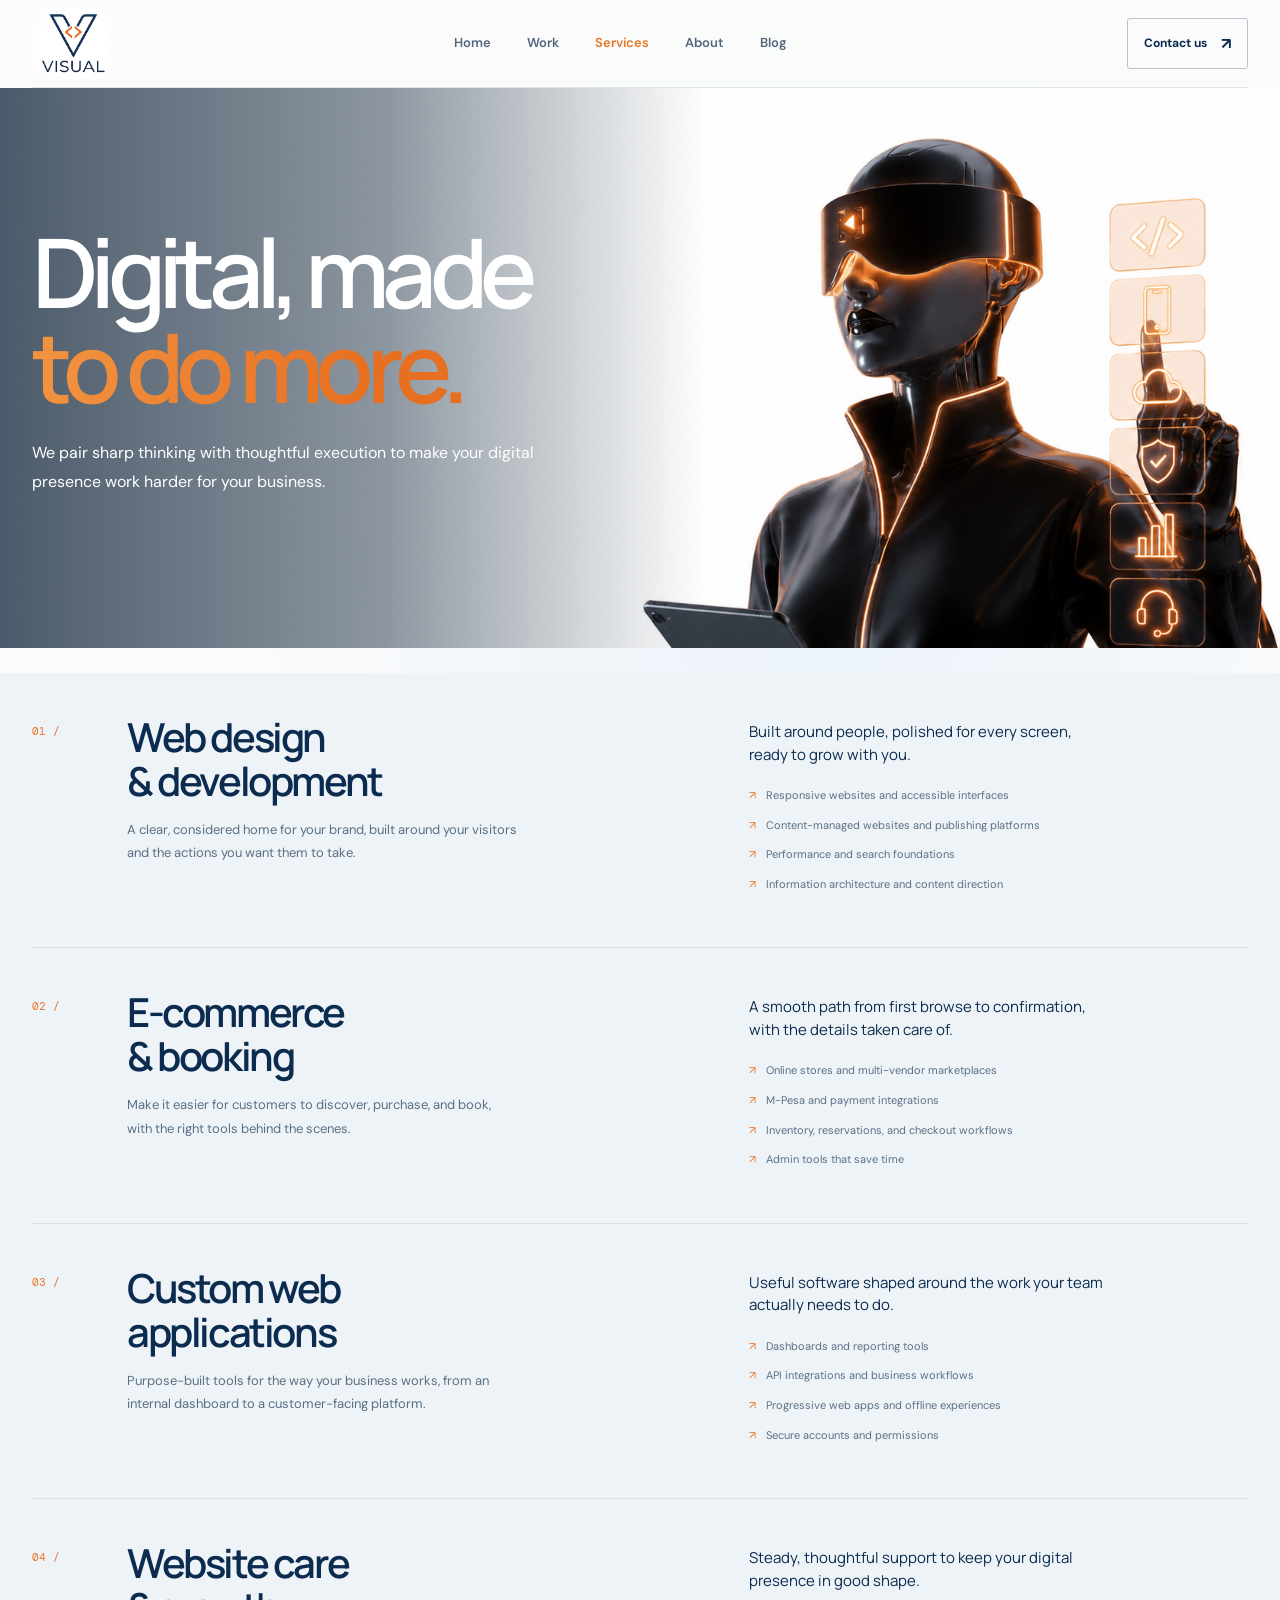
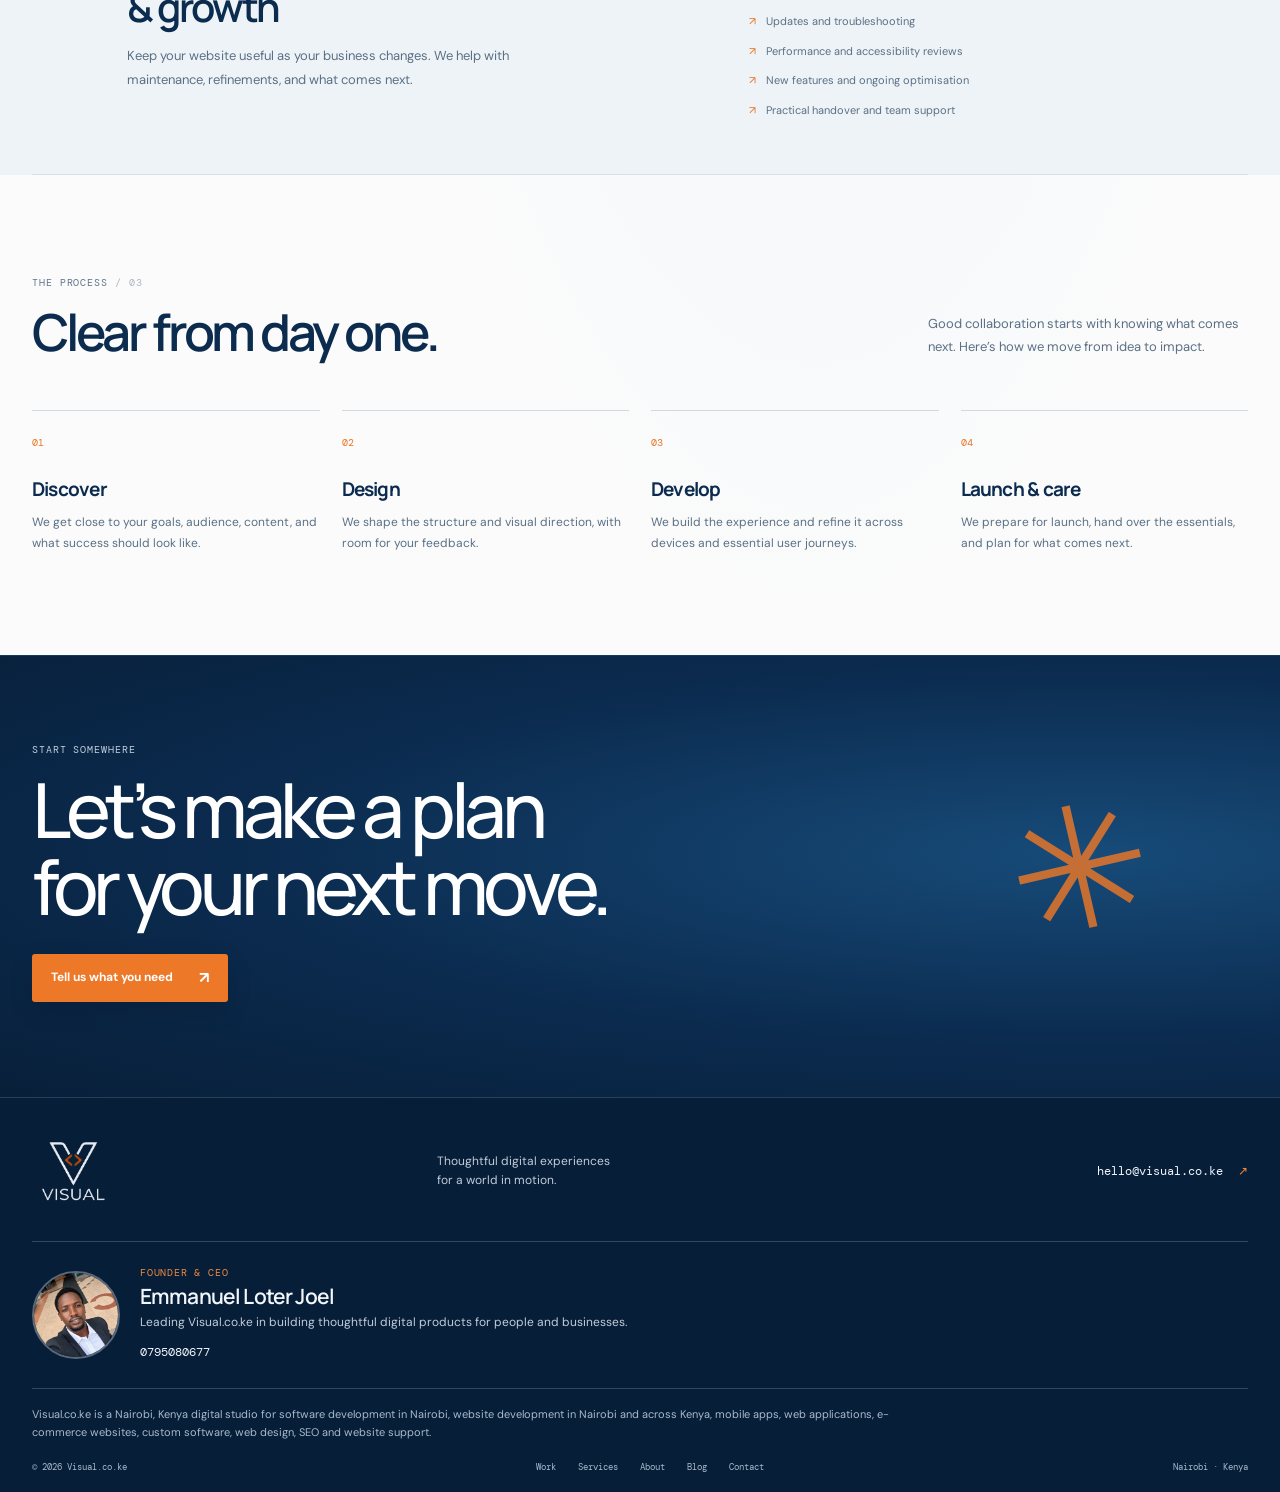
<file: services.html>
<!doctype html>
<html lang="en"><head><meta charset="utf-8"><meta name="viewport" content="width=device-width, initial-scale=1"><meta name="description" content="Digital strategy, web design, custom development, commerce, and ongoing website care."><title>Services — Visual</title><link rel="preconnect" href="https://fonts.googleapis.com"><link rel="preconnect" href="https://fonts.gstatic.com" crossorigin><link href="https://fonts.googleapis.com/css2?family=DM+Mono:wght@400;500&family=DM+Sans:wght@400;500;600;700&family=Manrope:wght@400;500;600;700;800&display=swap" rel="stylesheet"><style>
:root{--paper:#f5f4ef;--white:#fffefa;--ink:#172520;--muted:#68736c;--line:#d9ddd5;--green:#294b3a;--lime:#d5f16a;--orange:#f2784b;--serif:'Manrope',sans-serif;--sans:'DM Sans',sans-serif;--mono:'DM Mono',monospace;--max:1240px}
*{box-sizing:border-box}html{scroll-behavior:smooth;scroll-padding-top:90px}body{margin:0;background:var(--paper);color:var(--ink);font-family:var(--sans);font-size:16px;line-height:1.6;-webkit-font-smoothing:antialiased}img{display:block;max-width:100%}a{color:inherit;text-decoration:none}button,input,select,textarea{font:inherit}::selection{background:var(--lime);color:var(--ink)}.wrap{width:min(var(--max),calc(100% - 64px));margin-inline:auto}.skip-link{position:absolute;z-index:20;left:18px;top:12px;transform:translateY(-160%);padding:12px 18px;background:var(--ink);color:white}.skip-link:focus{transform:translateY(0)}
.site-header{position:relative;z-index:5;background:var(--paper)}.nav-wrap{min-height:88px;display:flex;align-items:center;justify-content:space-between;border-bottom:1px solid var(--line)}.brand{display:inline-flex;align-items:center;gap:10px;font-family:var(--serif);font-weight:800;font-size:20px;letter-spacing:-1px}.brand-mark{display:grid;place-items:center;width:36px;height:36px;border-radius:50%;background:var(--orange);color:white;font-size:20px;letter-spacing:-2px}.brand-domain{color:#778078;font-weight:500}.main-nav{display:flex;gap:36px;font-size:13px;font-weight:600;color:#4d5a52}.main-nav a{padding:8px 0;transition:color .2s}.main-nav a:hover,.main-nav a[aria-current=page]{color:var(--orange)}.nav-cta{display:inline-flex;align-items:center;gap:14px;padding:12px 16px;border:1px solid #aab2a8;border-radius:3px;font-size:12px;font-weight:700;transition:background .2s,color .2s,border-color .2s}.nav-cta span{font-size:16px}.nav-cta:hover{background:var(--ink);color:white;border-color:var(--ink)}
.hero{display:grid;grid-template-columns:.94fr 1.06fr;gap:7%;align-items:center;padding-top:70px;padding-bottom:96px;min-height:630px}.hero-copy{position:relative;padding:22px 0 74px}.kicker,.eyebrow{font-family:var(--mono);font-size:10px;letter-spacing:.09em;text-transform:uppercase;color:#69746d}.kicker{display:flex;align-items:center;gap:10px;margin:0 0 24px}.pulse{display:inline-block;width:8px;height:8px;background:var(--orange);border-radius:50%;box-shadow:0 0 0 4px #f2784b20}.hero h1,.page-hero h1,.thanks h1{font-family:var(--serif);font-weight:600;font-size:clamp(54px,7.1vw,94px);line-height:.99;letter-spacing:-.075em;margin:0;color:var(--ink)}.ink-accent{color:var(--green)}.hero-lede{max-width:460px;margin:26px 0 30px;color:#657168;font-size:16px;line-height:1.8}.button-row{display:flex;align-items:center;gap:27px}.button{display:inline-flex;justify-content:center;align-items:center;gap:26px;min-height:48px;padding:0 19px;border:0;border-radius:3px;font-size:12px;font-weight:700;transition:transform .2s,background .2s}.button:hover{transform:translateY(-2px)}.button span{font-size:16px}.button-dark{background:var(--ink);color:white}.button-dark:hover{background:var(--green)}.button-lime{background:var(--lime);color:var(--ink)}.button-lime:hover{background:#e1ff7c}.text-link{display:inline-flex;align-items:center;gap:12px;font-size:12px;font-weight:700;border-bottom:1px solid #89948b;padding:0 0 6px;transition:gap .2s,color .2s}.text-link:hover{gap:18px;color:var(--green)}.text-link span{font-size:17px}.hero-note{position:absolute;left:0;bottom:0;display:flex;gap:12px;align-items:center;font-family:var(--mono);font-size:9px;line-height:1.7;color:#717d74;text-transform:uppercase;letter-spacing:.04em}.note-line{height:1px;width:31px;background:var(--orange)}
.hero-art{position:relative;min-width:0}.hero-art>img{width:100%;height:470px;object-fit:cover;border-radius:2px 100px 2px 2px;filter:saturate(.8)}.hero-art:after{content:"";position:absolute;inset:0;border-radius:2px 100px 2px 2px;background:linear-gradient(135deg,#264d3b1c,transparent 58%);pointer-events:none}.art-stamp{position:absolute;z-index:1;left:-49px;top:54px;width:146px;height:146px;background:var(--lime);border-radius:50%;display:flex;flex-direction:column;justify-content:center;padding:20px 23px;transform:rotate(-9deg);font-family:var(--mono);font-size:9px;line-height:1.4;text-transform:uppercase}.art-stamp strong{font-family:var(--serif);font-size:13px;line-height:1.1;margin-top:7px;letter-spacing:.02em}.art-stamp i{position:absolute;right:19px;bottom:18px;font-style:normal;font-size:15px}.art-caption{position:absolute;z-index:1;left:22px;bottom:22px;display:flex;align-items:center;gap:11px;background:var(--white);padding:12px 15px;font-size:10px;font-weight:700}.art-index{position:absolute;right:0;top:-26px;font-family:var(--mono);font-size:9px;color:#79847b}
.proof-band{background:#e9ebe3;border-block:1px solid #dce0d6}.proof-inner{min-height:92px;display:grid;grid-template-columns:1fr 2fr 1fr;align-items:center;gap:20px}.proof-inner p{font-family:var(--mono);font-size:9px;text-transform:uppercase;letter-spacing:.08em;color:#68736b}.proof-inner>div{display:flex;align-items:center;justify-content:center;gap:25px;font-family:var(--serif);font-size:17px;font-weight:700}.proof-inner b{color:var(--orange);font-family:var(--sans);font-size:18px}.proof-inner .proof-right{text-align:right}
.section{padding-block:105px 95px}.section-top{display:flex;align-items:flex-end;justify-content:space-between;gap:30px;margin-bottom:42px}.eyebrow{margin:0 0 13px}.eyebrow span{color:#abb3a9}.section-top h2,.process-section h2,.values-section h2{font-family:var(--serif);font-size:clamp(34px,4vw,51px);line-height:1.08;letter-spacing:-.06em;font-weight:600;margin:0}.feature-grid{display:grid;grid-template-columns:1.15fr .85fr;column-gap:50px;row-gap:44px;align-items:start}.feature-card{display:block;min-width:0}.feature-image{position:relative;overflow:hidden;background:#e0e3da}.feature-image img{width:100%;height:320px;object-fit:cover;transition:transform .6s cubic-bezier(.2,.7,.2,1);filter:saturate(.84)}.feature-card:hover img,.portfolio-item:hover img{transform:scale(1.035)}.feature-large .feature-image img{height:390px}.image-arrow{position:absolute;right:15px;top:15px;width:38px;height:38px;display:grid;place-items:center;background:var(--lime);font-size:18px;transition:transform .2s}.feature-card:hover .image-arrow,.portfolio-image:hover .image-arrow{transform:rotate(45deg)}.feature-meta{display:flex;justify-content:space-between;align-items:flex-end;gap:14px;padding-top:16px}.tag{font-family:var(--mono);font-size:9px;color:#79847b;text-transform:uppercase;letter-spacing:.08em}.feature-meta h3{font-family:var(--serif);font-size:21px;letter-spacing:-.045em;margin:4px 0 0}.feature-meta>p{font-family:var(--mono);font-size:9px;color:#778078;margin:0 0 3px;text-align:right}.work-aside{align-self:center;padding:35px 6%}.big-asterisk{display:block;color:var(--orange);font-size:54px;line-height:1}.work-aside p{max-width:220px;font-family:var(--serif);font-size:23px;line-height:1.3;letter-spacing:-.04em;margin:22px 0}.image-disclaimer{font-size:10px;color:#7e877f;margin-top:28px}.services-teaser{background:var(--green);color:white;padding:100px 0}.teaser-grid{display:grid;grid-template-columns:.9fr 1.1fr;gap:9%;align-items:center}.services-teaser .eyebrow{color:#bec9bc}.services-teaser .eyebrow span{color:#87998a}.teaser-grid h2{font-family:var(--serif);font-size:clamp(42px,5vw,65px);line-height:1.04;letter-spacing:-.07em;font-weight:600;margin:0 0 22px}.outline-text{color:transparent;-webkit-text-stroke:1px #c9d4c6}.body-copy{max-width:390px;color:#d1d9d1;font-size:14px;line-height:1.8;margin:0 0 28px}.teaser-list{border-top:1px solid #ffffff3b}.teaser-list a{display:grid;grid-template-columns:44px 1fr 20px;gap:12px;align-items:center;border-bottom:1px solid #ffffff3b;padding:21px 0;transition:padding .2s}.teaser-list a:hover{padding-inline:8px}.teaser-list span{font-family:var(--mono);font-size:10px;color:#c0cbbf}.teaser-list strong{font-family:var(--serif);font-size:18px;font-weight:500}.teaser-list i{font-style:normal;color:var(--lime)}
.manifesto{padding-block:104px}.manifesto-grid{display:grid;grid-template-columns:1.1fr .6fr;gap:11%;align-items:end}.manifesto h2{font-family:var(--serif);font-size:clamp(39px,5.5vw,68px);line-height:1.08;letter-spacing:-.07em;font-weight:500;margin:0}.manifesto h2 span{color:var(--green)}.manifesto-grid>div p{font-size:14px;color:#6d786f;line-height:1.9;margin:0 0 23px}.cta-block{background:var(--ink);color:white;overflow:hidden}.cta-inner{position:relative;padding-block:86px 95px}.cta-inner .eyebrow{color:#bdc8bd}.cta-inner h2{font-family:var(--serif);font-size:clamp(42px,6vw,76px);letter-spacing:-.07em;line-height:1.02;font-weight:500;margin:0 0 28px}.cta-doodle{position:absolute;right:8%;top:18%;font-size:170px;color:#f2784b;opacity:.9;transform:rotate(-13deg)}.site-footer{background:#111c18;color:#e9eee8;padding:38px 0 18px}.footer-top{display:grid;grid-template-columns:1fr 1fr 1fr;align-items:center;padding-bottom:34px;border-bottom:1px solid #ffffff30}.brand-light .brand-domain{color:#9da99e}.brand-light .brand-mark{background:var(--orange)}.footer-top>p{font-size:12px;color:#b7c1b7;line-height:1.6}.footer-contact{justify-self:end;font-family:var(--mono);font-size:12px}.footer-contact span{color:var(--lime);margin-left:8px}.footer-bottom{display:flex;justify-content:space-between;align-items:center;padding-top:18px;font-family:var(--mono);font-size:9px;color:#a2ada2}.footer-bottom nav{display:flex;gap:22px}.footer-bottom a:hover{color:var(--lime)}
/* Interior pages */
.page-hero{padding-top:85px;padding-bottom:42px}.page-hero .kicker{margin-bottom:26px}.page-hero h1{font-size:clamp(56px,7.5vw,98px)}.page-hero .hero-lede{max-width:520px;margin-top:25px}.page-hero-foot{display:flex;justify-content:space-between;max-width:760px;margin-top:48px;padding:15px 0;border-top:1px solid var(--line);font-family:var(--mono);font-size:9px;text-transform:uppercase;letter-spacing:.08em;color:#7b867d}.portfolio{padding-top:35px;padding-bottom:25px}.portfolio-item{display:grid;grid-template-columns:1.1fr .9fr;gap:7%;align-items:center;padding:35px 0 75px;scroll-margin-top:30px}.portfolio-item+.portfolio-item{border-top:1px solid var(--line)}.portfolio-offset .portfolio-image{grid-column:2;grid-row:1}.portfolio-offset .portfolio-info{grid-column:1;grid-row:1}.portfolio-image{position:relative;display:block;overflow:hidden;background:#e2e5dc}.portfolio-image img{width:100%;height:370px;object-fit:cover;transition:transform .6s;filter:saturate(.84)}.portfolio-number{position:absolute;left:16px;bottom:14px;color:white;font-family:var(--mono);font-size:10px;text-shadow:0 1px 4px #0008}.portfolio-info h2{font-family:var(--serif);font-size:clamp(31px,4vw,48px);line-height:1.05;letter-spacing:-.065em;margin:5px 0 15px;font-weight:600}.portfolio-info p{max-width:410px;color:#69746c;font-size:14px;line-height:1.8}.portfolio-facts{display:flex;flex-wrap:wrap;gap:8px;margin-top:23px}.portfolio-facts span{border:1px solid #cbd1c7;padding:7px 9px;font-family:var(--mono);font-size:9px;color:#68736b}.portfolio+.image-disclaimer{margin-top:0;margin-bottom:80px}
.service-details{background:#e9ebe3;margin-top:25px}.service-detail{display:grid;grid-template-columns:60px 1fr .85fr;gap:35px;padding:42px 0 48px;border-bottom:1px solid #cdd3c9}.service-index{font-family:var(--mono);font-size:11px;color:var(--orange);padding-top:8px}.service-detail h2{font-family:var(--serif);font-size:clamp(27px,3.4vw,40px);line-height:1.1;letter-spacing:-.06em;font-weight:600;margin:0 0 15px}.service-intro{max-width:390px;color:#69746c;font-size:13px;line-height:1.8;margin:0}.service-includes{padding-top:6px}.service-includes>p{font-family:var(--serif);font-size:15px;line-height:1.5;max-width:360px;margin:0 0 15px}.service-includes ul{padding:0;margin:0;list-style:none;color:#68736b;font-size:11px}.service-includes li{padding:6px 0 6px 17px;position:relative}.service-includes li:before{content:"↗";position:absolute;left:0;color:var(--orange)}.process-section,.values-section{padding:100px 0}.process-section .section-top,.values-section .section-top{align-items:end}.process-blurb{max-width:320px;color:#748077;font-size:13px;line-height:1.8;margin:0}.process-grid{display:grid;grid-template-columns:repeat(4,1fr);gap:22px;margin-top:51px}.process-grid article{border-top:1px solid #bfc8bd;padding-top:17px}.process-grid article>span{font-family:var(--mono);font-size:10px;color:var(--orange)}.process-grid h3{font-family:var(--serif);font-size:19px;letter-spacing:-.04em;margin:21px 0 7px}.process-grid p,.values-grid p{font-size:12px;line-height:1.8;color:#707b72;margin:0}.about-story{display:grid;grid-template-columns:1fr .87fr;gap:9%;align-items:center;padding-top:22px;padding-bottom:105px}.about-image{position:relative;margin:0}.about-image img{width:100%;height:440px;object-fit:cover;border-radius:1px 82px 1px 1px;filter:saturate(.78)}.about-image figcaption{position:absolute;right:0;bottom:0;background:var(--lime);padding:8px 11px;font-family:var(--mono);font-size:8px;text-transform:uppercase}.story-copy h2{font-family:var(--serif);font-size:clamp(33px,4vw,49px);line-height:1.06;letter-spacing:-.065em;font-weight:600;margin:0 0 20px}.story-copy>p:not(.eyebrow){font-size:13px;line-height:1.9;color:#68736b}.story-copy .text-link{margin-top:10px}.values-section{background:#e9ebe3}.values-grid{display:grid;grid-template-columns:repeat(4,1fr);gap:27px;margin-top:48px}.values-grid article{border-top:1px solid #c4ccc1;padding-top:17px}.value-icon{display:grid;place-items:center;width:34px;height:34px;border:1px solid #aeb9ad;color:var(--green);border-radius:50%;font-size:14px}.values-grid h3{font-family:var(--serif);font-size:18px;line-height:1.2;letter-spacing:-.035em;margin:20px 0 10px}.contact-section{display:grid;grid-template-columns:.75fr 1.25fr;gap:9%;padding-top:28px;padding-bottom:110px}.contact-aside{padding:28px;background:#e9ebe3;align-self:start}.contact-aside h2{font-family:var(--serif);font-size:33px;line-height:1.1;letter-spacing:-.06em;margin:0 0 15px}.contact-aside>p:not(.eyebrow){font-size:13px;color:#69746c;line-height:1.8}.contact-aside ul{list-style:none;padding:12px 0 20px;margin:0}.contact-aside li{position:relative;padding:8px 0 8px 18px;border-bottom:1px solid #d3d8d0;color:#58645b;font-size:11px}.contact-aside li:before{position:absolute;left:0;content:"↗";color:var(--orange)}.contact-direct,.contact-location{display:flex;flex-direction:column;gap:5px;padding-top:16px;border-top:1px solid #cbd2c8;margin-top:14px}.contact-direct span,.contact-location span{font-family:var(--mono);font-size:9px;text-transform:uppercase;color:#7b867d}.contact-direct a{font-size:12px;font-weight:700}.contact-location strong{font-family:var(--serif);font-size:16px}.contact-location small{color:#778078;font-size:10px}.contact-form{display:grid;gap:20px}.form-heading{display:flex;justify-content:space-between;align-items:center;margin:0;padding-bottom:13px;border-bottom:1px solid var(--line);font-family:var(--serif);font-size:20px;font-weight:700;letter-spacing:-.04em}.form-heading span{font-family:var(--mono);font-size:9px;font-weight:400;color:#78837a}.form-row{display:grid;grid-template-columns:1fr 1fr;gap:17px}.contact-form label{display:grid;gap:8px;font-size:10px;font-weight:700;color:#58645b}.contact-form input,.contact-form select,.contact-form textarea{width:100%;min-width:0;border:1px solid #cbd2c8;border-radius:2px;background:#fbfaf6;padding:13px 14px;color:var(--ink);font-size:12px;outline:none;transition:border .2s,box-shadow .2s}.contact-form input::placeholder,.contact-form textarea::placeholder{color:#a0a99f}.contact-form textarea{min-height:145px;resize:vertical}.contact-form input:focus,.contact-form select:focus,.contact-form textarea:focus{border-color:var(--green);box-shadow:0 0 0 3px #294b3a20}.contact-form select:invalid{color:#9ba49b}.form-privacy{font-size:10px;line-height:1.7;color:#838d84;margin:-6px 0 0}.contact-form .button{justify-self:start;cursor:pointer}.thanks{padding-block:120px 150px;min-height:65vh}.thanks h1{font-size:clamp(58px,8vw,100px)}.thanks .hero-lede{margin-bottom:28px}
@media(max-width:900px){.wrap{width:min(var(--max),calc(100% - 42px))}.hero{gap:5%;padding-top:55px;min-height:560px}.hero-art>img{height:400px}.hero h1{font-size:clamp(54px,8vw,76px)}.art-stamp{left:-25px;width:120px;height:120px}.feature-grid{column-gap:28px}.feature-image img{height:270px}.feature-large .feature-image img{height:330px}.feature-meta{display:block}.feature-meta>p{text-align:left;margin-top:8px}.portfolio-item{gap:5%}.portfolio-image img{height:310px}.about-story{gap:6%}.about-image img{height:390px}.values-grid{grid-template-columns:repeat(2,1fr)}.contact-section{gap:5%}.service-detail{grid-template-columns:43px 1fr .8fr;gap:20px}}
@media(max-width:650px){html{scroll-padding-top:20px}.wrap{width:calc(100% - 38px)}.nav-wrap{min-height:75px;flex-wrap:wrap;row-gap:0;padding:13px 0}.brand{font-size:18px}.brand-mark{width:32px;height:32px}.main-nav{order:3;width:100%;justify-content:space-between;gap:10px;padding-top:12px;font-size:11px}.nav-cta{padding:9px 11px;font-size:10px;gap:8px}.hero{display:flex;flex-direction:column;align-items:stretch;gap:45px;padding-top:45px;padding-bottom:65px}.hero-copy{padding:0 0 54px}.hero h1,.page-hero h1{font-size:clamp(53px,15vw,78px)}.hero-lede{font-size:14px;line-height:1.75}.hero-art{margin-left:19px}.hero-art>img{height:315px;border-top-right-radius:70px}.art-stamp{top:-25px;left:-20px;width:105px;height:105px;padding:16px}.art-stamp strong{font-size:11px}.art-caption{left:10px;bottom:10px;padding:10px;font-size:8px}.proof-inner{grid-template-columns:1fr 1fr;gap:5px;padding:18px 0}.proof-inner>p{font-size:8px}.proof-inner>div{grid-column:1/-1;grid-row:2;gap:19px;font-size:15px;justify-content:flex-start}.proof-inner .proof-right{text-align:right}.section{padding-block:70px}.section-top{align-items:flex-start;flex-direction:column;margin-bottom:28px;gap:20px}.section-top h2,.process-section h2,.values-section h2{font-size:37px}.feature-grid{grid-template-columns:1fr;row-gap:27px}.feature-large .feature-image img,.feature-image img{height:250px}.feature-meta{display:flex}.feature-meta h3{font-size:18px}.feature-meta>p{font-size:8px;text-align:right}.work-aside{padding:4px 0 0}.work-aside p{font-size:21px;margin:12px 0}.big-asterisk{font-size:38px}.services-teaser{padding:70px 0}.teaser-grid{grid-template-columns:1fr;gap:44px}.teaser-grid h2{font-size:48px}.teaser-list strong{font-size:16px}.manifesto{padding-block:72px}.manifesto-grid{grid-template-columns:1fr;gap:25px}.manifesto h2{font-size:43px}.cta-inner{padding-block:70px}.cta-inner h2{font-size:48px;max-width:440px}.cta-doodle{right:-18px;top:30%;font-size:95px;opacity:.35}.footer-top{grid-template-columns:1fr 1fr;gap:16px}.footer-top>p{grid-column:1/-1;grid-row:2;margin:0}.footer-contact{font-size:10px}.footer-bottom{flex-wrap:wrap;gap:15px}.footer-bottom nav{order:3;width:100%;flex-wrap:wrap;gap:17px}.page-hero{padding-top:58px;padding-bottom:30px}.page-hero .hero-lede{font-size:14px}.page-hero-foot{margin-top:32px;font-size:8px;gap:10px}.portfolio{padding-top:15px}.portfolio-item,.portfolio-offset{display:flex;flex-direction:column;align-items:stretch;gap:19px;padding:26px 0 45px}.portfolio-image img{height:250px}.portfolio-info h2{font-size:36px}.portfolio-info p{margin:8px 0}.portfolio+.image-disclaimer{margin-bottom:55px}.service-detail{grid-template-columns:32px 1fr;gap:8px 12px;padding:28px 0}.service-detail h2{font-size:30px}.service-includes{grid-column:2;padding-top:6px}.process-section,.values-section{padding:70px 0}.process-section .section-top,.values-section .section-top{align-items:flex-start}.process-grid{grid-template-columns:1fr 1fr;gap:25px 17px;margin-top:32px}.process-grid h3{font-size:17px;margin-top:13px}.about-story{grid-template-columns:1fr;gap:30px;padding-top:12px;padding-bottom:72px}.about-image img{height:310px}.story-copy h2{font-size:37px}.values-grid{grid-template-columns:1fr 1fr;gap:25px 17px;margin-top:32px}.values-grid h3{font-size:16px}.contact-section{grid-template-columns:1fr;gap:25px;padding-top:12px;padding-bottom:70px}.contact-aside{padding:23px}.form-row{grid-template-columns:1fr;gap:20px}.form-heading{font-size:17px}.thanks{padding-block:90px 100px;min-height:60vh}}
@media(prefers-reduced-motion:reduce){*,*::before,*::after{scroll-behavior:auto!important;transition:none!important}}

/* Web3 inspired visual direction */
:root{--paper:#03060d;--white:#0b1220;--ink:#f4f7fc;--muted:#9ba8bc;--line:#1a2638;--green:#0d1a2d;--lime:#159aff;--orange:#00c7f5}
body{background:radial-gradient(ellipse at 60% 0%,#0a1d37 0,transparent 36rem),var(--paper);color:var(--ink)}
.site-header{background:rgba(3,6,13,.9);backdrop-filter:blur(16px)}
.nav-wrap{border-color:var(--line)}
.brand-domain{color:#8a9ab1}
.brand-mark{background:linear-gradient(135deg,#22c5ff,#1464ff);color:white;box-shadow:0 0 24px #167dff42}
.main-nav{color:#b3c0d1}.main-nav a:hover,.main-nav a[aria-current=page]{color:#3aaeff}
.nav-cta{border-color:#34445b;color:#eaf2fc}.nav-cta:hover{background:#126ee7;border-color:#126ee7;color:white}
.hero{min-height:660px;padding-top:80px;padding-bottom:90px;gap:6%}
.kicker,.eyebrow{color:#91a3bb}.eyebrow span{color:#53637a}.pulse{background:#13bdf7;box-shadow:0 0 0 4px #13bdf724,0 0 18px #14bbff}
.hero h1,.page-hero h1,.thanks h1{color:#f6f8fd;letter-spacing:-.08em}
.ink-accent{color:#238cff;background:linear-gradient(100deg,#29ccff,#1675ff 75%);-webkit-background-clip:text;background-clip:text;-webkit-text-fill-color:transparent}
.hero-lede{color:#a3b0c2}
.button-dark{background:#167ff2;color:white;box-shadow:0 7px 26px #056de333}.button-dark:hover{background:#2797ff}
.text-link{border-color:#38495e;color:#e6edf7}.text-link:hover{color:#40baff}
.hero-note{color:#8495ad}.note-line{background:#19a5ff}
.hero-art{isolation:isolate;min-height:470px;background:radial-gradient(ellipse at 70% 60%,#063e7b 0,#07162b 47%,transparent 75%)}
.hero-art>img{position:absolute;inset:0;width:100%;height:100%;object-fit:cover;object-position:right center;border-radius:2px 96px 2px 2px;filter:saturate(1.12) contrast(1.06);mask-image:linear-gradient(90deg,transparent 31%,#000 42%);-webkit-mask-image:linear-gradient(90deg,transparent 31%,#000 42%)}
.hero-art:after{z-index:0;opacity:.45;background:linear-gradient(90deg,var(--paper) 2%,transparent 65%),linear-gradient(0deg,#03060d88,transparent 43%)}
.art-caption{background:#0b1729e8;color:#d9eaff;border:1px solid #2b4969}.art-caption .pulse{background:#27b9ff}.art-index{color:#69809d;z-index:1}
.proof-band{background:#080f1b;border-color:#1a2638}.proof-inner p{color:#8495ad}.proof-inner>div{color:#e3eaf5}.proof-inner b{color:#20b9ff}
.section-top h2,.process-section h2,.values-section h2{color:#f3f6fb}
.tag,.feature-meta>p{color:#94a5bc}.feature-image{background:#0d1b2d}.feature-image img,.portfolio-image img{filter:saturate(.9) contrast(1.06)}.image-arrow{background:#138ef4;color:#fff}
.feature-meta h3{color:#f1f5fc}.work-aside p{color:#e8effa}.big-asterisk{color:#20b7ff}.image-disclaimer{color:#8392a8}
.services-teaser{background:linear-gradient(125deg,#071426,#0b1c35 62%,#07101f);border-block:1px solid #14253d}.services-teaser .eyebrow{color:#93a9c5}.services-teaser .eyebrow span{color:#536b8a}.outline-text{-webkit-text-stroke-color:#4373a8}.body-copy{color:#a5b3c7}.button-lime{background:#168bfa;color:white;box-shadow:0 8px 30px #137de633}.button-lime:hover{background:#35a5ff}.teaser-list{border-color:#263850}.teaser-list a{border-color:#263850}.teaser-list span{color:#8da2be}.teaser-list i{color:#31baff}
.manifesto h2{color:#f1f5fc}.manifesto h2 span{color:#3fa9ff}.manifesto-grid>div p{color:#9ba9bc}
.cta-block{background:radial-gradient(ellipse at 85% 45%,#0c3362,#07101e 54%,#050910);border-top:1px solid #14243a}.cta-inner .eyebrow{color:#96abc5}.cta-doodle{color:#168bfa;opacity:.55}
.site-footer{background:#02050b;color:#e8eff8;border-top:1px solid #172339}.brand-light .brand-domain{color:#8294ad}.footer-top>p{color:#93a1b6}.footer-contact{color:#e1eaf5}.footer-contact span{color:#2daaff}.footer-bottom{color:#8292a8}.footer-bottom a:hover{color:#33b7ff}
.page-hero .hero-lede{color:#a3b0c2}.page-hero-foot{border-color:#1a2638;color:#8495ad}
.portfolio-item+.portfolio-item{border-color:#1a2638}.portfolio-image{background:#0c1728}.portfolio-info h2{color:#f2f6fc}.portfolio-info p{color:#a2aec0}.portfolio-facts span{border-color:#263850;color:#a7b5c8}
.portfolio-number{text-shadow:0 1px 8px #000}
.service-details,.values-section{background:#080f1b}.service-detail{border-color:#1b2a3d}.service-index{color:#27aaff}.service-intro,.service-includes ul,.process-blurb,.process-grid p,.values-grid p{color:#9aa9bd}.service-includes>p{color:#e0e9f5}.service-includes li:before{color:#26afff}
.process-grid article,.values-grid article{border-color:#263750}.process-grid article>span{color:#2baaff}.process-grid h3,.values-grid h3{color:#eaf1fa}.value-icon{border-color:#345273;color:#49b6ff}
.about-image img{filter:saturate(.8) contrast(1.06)}.about-image figcaption{background:#137fe8;color:white}.story-copy h2{color:#f1f5fb}.story-copy>p:not(.eyebrow){color:#a0aec0}
.contact-aside{background:#091321;border:1px solid #1d2b40}.contact-aside h2{color:#f0f5fc}.contact-aside>p:not(.eyebrow){color:#a0aec0}.contact-aside li{border-color:#1c2a3c;color:#aab8ca}.contact-aside li:before{color:#2aaeff}.contact-direct,.contact-location{border-color:#25354c}.contact-direct span,.contact-location span,.contact-location small{color:#92a2b8}.contact-direct a,.contact-location strong{color:#edf3fb}
.form-heading{border-color:#25344a;color:#edf3fb}.form-heading span{color:#91a1b7}.contact-form label{color:#b9c6d8}.contact-form input,.contact-form select,.contact-form textarea{border-color:#27364b;background:#080f1a;color:#edf4fc}.contact-form input::placeholder,.contact-form textarea::placeholder{color:#718199}.contact-form input:focus,.contact-form select:focus,.contact-form textarea:focus{border-color:#238eff;box-shadow:0 0 0 3px #238eff2b}.contact-form select:invalid{color:#718199}.form-privacy{color:#8392a8}
@media(max-width:650px){.hero{padding-top:52px}.hero-art{min-height:310px;background:radial-gradient(ellipse at 70% 52%,#064b8b 0,#07162b 48%,transparent 79%)}.hero-art>img{mask-image:linear-gradient(90deg,transparent 30%,#000 43%);-webkit-mask-image:linear-gradient(90deg,transparent 30%,#000 43%)}.proof-band{background:#080f1b}.services-teaser{background:linear-gradient(145deg,#081426,#0b1d37)}.manifesto h2{color:#f1f5fc}}

/* Visual identity: deep navy, warm orange, and the supplied Visual logo */
:root{--paper:#fbfbfb;--white:#fff;--ink:#0b2b4f;--muted:#53677c;--line:#e0e5e9;--green:#153d64;--lime:#ec7828;--orange:#ec7828}
body{background:radial-gradient(ellipse at 64% 0%,#e8f1fa 0,transparent 38rem),var(--paper);color:var(--ink)}
.site-header{background:rgba(251,251,251,.94)}
.brand-image{display:block;width:82px;height:auto}
.brand-mark{background:#0b2b4f;box-shadow:none}
.main-nav{color:#52677e}.main-nav a:hover,.main-nav a[aria-current=page]{color:#e87524}
.nav-cta{border-color:#b8c4d0;color:#0b2b4f}.nav-cta:hover{background:#0b2b4f;border-color:#0b2b4f;color:#fff}
.hero h1,.page-hero h1,.thanks h1{color:#0b2b4f}
.ink-accent{background:linear-gradient(100deg,#f29542,#e76f20 78%);-webkit-background-clip:text;background-clip:text;-webkit-text-fill-color:transparent}
.hero-lede{color:#53677c}.kicker,.eyebrow{color:#60758a}.eyebrow span{color:#aab6c2}.pulse{background:#ec7828;box-shadow:0 0 0 4px #ec782826,0 0 14px #ec782850}
.button-dark{background:#0b2b4f;color:#fff;box-shadow:0 7px 24px #0b2b4f24}.button-dark:hover{background:#174978}
.text-link{border-color:#b6c2cd;color:#0b2b4f}.text-link:hover{color:#e87524}
.hero-note{color:#63778b}.note-line{background:#ec7828}
.hero-art{background:radial-gradient(ellipse at 72% 56%,#164c7c 0,#0b2b4f 49%,transparent 78%)}
.hero-art:after{background:linear-gradient(90deg,var(--paper) 2%,transparent 65%),linear-gradient(0deg,#061b31aa,transparent 43%)}
.art-caption{background:#0b2b4feF;color:#f3f6fa;border-color:#486782}.art-caption .pulse{background:#f28a39}.art-index{color:#7188a0}
.proof-band{background:#eef3f7;border-color:#e0e5e9}.proof-inner p{color:#61758a}.proof-inner>div{color:#0b2b4f}.proof-inner b{color:#ec7828}
.section-top h2,.process-section h2,.values-section h2{color:#0b2b4f}
.tag,.feature-meta>p{color:#657a8e}.feature-image{background:#e7edf2}.feature-image img,.portfolio-image img{filter:saturate(.82) contrast(1.02)}.image-arrow{background:#ec7828;color:#fff}
.feature-meta h3{color:#0b2b4f}.work-aside p{color:#0b2b4f}.big-asterisk{color:#ec7828}.image-disclaimer{color:#728398}
.services-teaser{background:linear-gradient(125deg,#0b2b4f,#123c66 62%,#092441);border-color:#173d61}.services-teaser .eyebrow{color:#c0ccda}.services-teaser .eyebrow span{color:#8098af}.outline-text{-webkit-text-stroke-color:#d6e0ea}.body-copy{color:#d1dce7}.button-lime{background:#ec7828;color:#fff;box-shadow:0 8px 25px #0002}.button-lime:hover{background:#f18e44}.teaser-list,.teaser-list a{border-color:#ffffff42}.teaser-list span{color:#aabbd0}.teaser-list i{color:#f3a263}
.manifesto h2{color:#0b2b4f}.manifesto h2 span{color:#e87524}.manifesto-grid>div p{color:#5f7388}
.cta-block{background:radial-gradient(ellipse at 85% 45%,#174b79,#0b2b4f 54%,#081f39);border-color:#123a62}.cta-inner .eyebrow{color:#c1cfdd}.cta-doodle{color:#ec7828;opacity:.82}
.site-footer{background:#071e38;color:#f2f6fa;border-color:#25405c}.footer-top>p{color:#c1ccda}.footer-contact{color:#f2f6fa}.footer-contact span{color:#f08a3e}.footer-bottom{color:#a9bacd}.footer-bottom a:hover{color:#f5a05b}
.page-hero .hero-lede{color:#53677c}.page-hero-foot{border-color:#e0e5e9;color:#687d91}
.portfolio-item+.portfolio-item{border-color:#e0e5e9}.portfolio-image{background:#e7edf2}.portfolio-info h2{color:#0b2b4f}.portfolio-info p{color:#596f85}.portfolio-facts span{border-color:#d1dae2;color:#536a80}
.portfolio-number{text-shadow:0 1px 8px #0008}
.service-details,.values-section{background:#eef3f7}.service-detail{border-color:#d8e0e6}.service-index{color:#e87524}.service-intro,.service-includes ul,.process-blurb,.process-grid p,.values-grid p{color:#5a7085}.service-includes>p{color:#0b2b4f}.service-includes li:before{color:#e87524}
.process-grid article,.values-grid article{border-color:#d0dae2}.process-grid article>span{color:#e87524}.process-grid h3,.values-grid h3{color:#0b2b4f}.value-icon{border-color:#b9c8d5;color:#e87524}
.about-image img{filter:saturate(.8) contrast(1.02)}.about-image figcaption{background:#ec7828;color:white}.story-copy h2{color:#0b2b4f}.story-copy>p:not(.eyebrow){color:#596f85}
.contact-aside{background:#eef3f7;border-color:#dce4ea}.contact-aside h2{color:#0b2b4f}.contact-aside>p:not(.eyebrow){color:#5a7085}.contact-aside li{border-color:#d5dee6;color:#53697e}.contact-aside li:before{color:#e87524}.contact-direct,.contact-location{border-color:#d0dae2}.contact-direct span,.contact-location span,.contact-location small{color:#687d91}.contact-direct a,.contact-location strong{color:#0b2b4f}
.form-heading{border-color:#d6dfe6;color:#0b2b4f}.form-heading span{color:#687d91}.contact-form label{color:#3d5873}.contact-form input,.contact-form select,.contact-form textarea{border-color:#cbd6df;background:#fff;color:#0b2b4f}.contact-form input::placeholder,.contact-form textarea::placeholder{color:#9aa9b7}.contact-form input:focus,.contact-form select:focus,.contact-form textarea:focus{border-color:#ec7828;box-shadow:0 0 0 3px #ec782826}.contact-form select:invalid{color:#8495a5}.form-privacy{color:#77899b}
@media(max-width:650px){.proof-band{background:#eef3f7}.services-teaser{background:linear-gradient(145deg,#0b2b4f,#123c66)}.manifesto h2{color:#0b2b4f}.brand-image{width:72px}}

/* The transparent brand artwork is the homepage hero visual. */
.hero-art{display:flex;align-items:center;justify-content:center;background:none;min-height:470px}
.hero-art>img{position:relative;inset:auto;display:block;width:100%;height:470px;object-fit:contain;object-position:center;border-radius:0;filter:none;mask-image:none;-webkit-mask-image:none}
.hero-art:after,.hero-art .art-caption,.hero-art .art-index{display:none}
@media(max-width:650px){.hero-art{min-height:300px}.hero-art>img{height:300px}}
.hero-art{position:relative;display:block;overflow:hidden;min-height:470px}
.hero-art>img{position:absolute;inset:50% -4% auto auto;display:block;width:165%;height:auto;max-width:none;object-fit:contain;object-position:right center;transform:translateY(-50%);border-radius:0;filter:none;mask-image:none;-webkit-mask-image:none}
@media(max-width:650px){.hero-art{min-height:320px}.hero-art>img{width:165%;height:auto;inset:auto -8% 0 auto}}
.hero-art>img{inset:auto -8% 0 auto;transform:none}

/* Let the hero artwork grow and bleed to the viewport's right edge. */
.hero-art{flex:1 1 520px;overflow:visible;width:calc(100% + max(32px,calc(50vw - 620px)));height:520px;min-height:520px;margin-right:min(-32px,calc(620px - 50vw))}
.hero-art>img{height:120%;width:auto;inset:auto 0 0 auto;transform:none}
@media(max-width:900px){.hero-art{flex-basis:100%;width:calc(100% + max(21px,calc(50vw - 620px)));margin-right:min(-21px,calc(620px - 50vw))}}
@media(max-width:650px){.hero-art{height:320px;min-height:320px;width:calc(100% + max(19px,calc(50vw - 620px)));margin-right:min(-19px,calc(620px - 50vw))}.hero-art>img{height:120%;inset:auto 0 0 auto}}

/* Responsive layout refinements across every page */
.hero-copy{padding:0}
@media(min-width:1500px){
  :root{--max:1440px}
  .wrap{width:min(var(--max),calc(100% - 120px))}
  .hero-art{width:calc(100% + max(32px,calc(50vw - 720px)));margin-right:min(-32px,calc(720px - 50vw));height:600px;min-height:600px}
  .hero-art>img{height:120%}
  .hero{min-height:760px;gap:6%;padding-block:100px 110px}
  .hero h1{font-size:clamp(96px,7vw,128px)}
  .page-hero{padding-top:110px;padding-bottom:60px}
  .section{padding-block:130px 115px}
  .feature-image img{height:390px}.feature-large .feature-image img{height:470px}
  .portfolio-image img{height:440px}
}
@media(min-width:901px) and (max-width:1199px){
  .hero{grid-template-columns:.9fr 1.1fr;gap:4%;min-height:600px;padding-top:60px;padding-bottom:75px}
  .hero h1{font-size:clamp(58px,6.5vw,82px)}
  .hero-art{height:480px;min-height:480px}
  .hero-art>img{height:120%}
  .feature-grid{column-gap:32px}
  .portfolio-item{gap:5%}
  .service-detail{grid-template-columns:45px 1fr .9fr;gap:24px}
  .contact-section{gap:5%}
}
@media(max-width:900px){
  .hero{grid-template-columns:1fr;gap:12px;min-height:0;padding-top:58px;padding-bottom:55px}
  .hero-copy{max-width:680px;padding:0 0 68px}
  .hero h1{font-size:clamp(58px,9vw,82px)}
  .hero-art{height:clamp(370px,56vw,500px);min-height:clamp(370px,56vw,500px)}
  .hero-art>img{height:120%}
  .section{padding-block:82px 76px}
  .feature-grid{column-gap:24px;row-gap:34px}
  .feature-image img{height:280px}.feature-large .feature-image img{height:330px}
  .teaser-grid{gap:5%}
  .service-detail{grid-template-columns:42px 1fr .9fr;gap:20px}
  .about-story{gap:6%}
  .contact-section{gap:5%}
  .portfolio-image img{height:300px}
}
@media(max-width:760px){
  .wrap{width:calc(100% - 40px)}
  .nav-wrap{min-height:76px;gap:12px}
  .main-nav{gap:20px}
  .nav-cta{padding:10px 12px;gap:8px}
  .hero{padding-top:44px}
  .hero-copy{max-width:600px}
  .hero-art{height:clamp(330px,62vw,440px);min-height:clamp(330px,62vw,440px)}
  .section-top{gap:20px}
  .portfolio-item,.portfolio-offset{grid-template-columns:1fr;gap:22px;padding-bottom:52px}
  .portfolio-offset .portfolio-image,.portfolio-offset .portfolio-info{grid-column:1;grid-row:auto}
  .portfolio-offset .portfolio-image{order:0}.portfolio-offset .portfolio-info{order:1}
  .portfolio-image img{height:clamp(270px,52vw,380px)}
  .service-detail{grid-template-columns:38px 1fr;gap:8px 16px}
  .service-includes{grid-column:2;padding-top:3px}
  .process-grid,.values-grid{grid-template-columns:repeat(2,minmax(0,1fr))}
  .about-story{grid-template-columns:1fr;gap:32px;padding-bottom:75px}
  .about-image img{height:clamp(300px,58vw,420px)}
  .contact-section{grid-template-columns:1fr;gap:24px;padding-bottom:76px}
  .contact-aside{padding:24px}
  .teaser-grid{grid-template-columns:1fr;gap:42px}
  .manifesto-grid{grid-template-columns:1fr;gap:24px}
  .footer-top{grid-template-columns:1fr auto;gap:16px}
  .footer-top>p{grid-column:1/-1;grid-row:2;margin:0}
  .footer-bottom{gap:16px}
}
@media(max-width:650px){
  .wrap{width:calc(100% - 38px)}
  .nav-wrap{display:grid;grid-template-columns:1fr auto;grid-template-rows:auto auto;padding:12px 0;gap:9px 10px}
  .nav-wrap>.brand{grid-column:1;grid-row:1}
  .nav-wrap>.nav-cta{grid-column:2;grid-row:1}
  .nav-wrap>.main-nav{grid-column:1/-1;grid-row:2;width:100%;justify-content:space-between;padding-top:3px;gap:8px;font-size:11px}
  .brand-image{width:68px}
  .hero{gap:6px;padding-top:40px;padding-bottom:45px}
  .hero-copy{padding-bottom:62px}
  .hero h1{font-size:clamp(51px,13vw,72px)}
  .hero-lede{font-size:14px;line-height:1.75;margin:19px 0 24px}
  .button-row{gap:18px;flex-wrap:wrap}
  .hero-art{height:320px;min-height:320px}
  .proof-inner{grid-template-columns:1fr 1fr;gap:8px 12px;padding:17px 0}
  .proof-inner>div{grid-column:1/-1;grid-row:2;justify-content:flex-start;gap:15px;font-size:14px}
  .proof-inner p{font-size:8px}
  .section{padding-block:66px 62px}
  .section-top{align-items:flex-start;flex-direction:column;margin-bottom:28px}
  .section-top h2,.process-section h2,.values-section h2{font-size:clamp(32px,9vw,40px)}
  .feature-grid{grid-template-columns:1fr;row-gap:27px}
  .feature-image img,.feature-large .feature-image img{height:clamp(220px,64vw,300px)}
  .feature-meta{display:flex;align-items:flex-end;gap:8px}
  .feature-meta h3{font-size:18px}
  .feature-meta>p{font-size:8px}
  .work-aside{padding:8px 0 0}
  .services-teaser{padding:64px 0}
  .teaser-grid h2{font-size:clamp(40px,11vw,52px)}
  .teaser-list a{grid-template-columns:34px 1fr 18px;padding:17px 0}
  .teaser-list strong{font-size:15px}
  .manifesto{padding-block:65px}
  .manifesto h2{font-size:clamp(37px,10vw,46px)}
  .cta-inner{padding-block:64px}
  .cta-inner h2{font-size:clamp(39px,10vw,51px)}
  .cta-doodle{right:-12px;top:35%;font-size:90px;opacity:.35}
  .footer-top{grid-template-columns:1fr auto}
  .footer-contact{font-size:9px}
  .footer-bottom{flex-wrap:wrap;font-size:8px}
  .footer-bottom nav{order:3;width:100%;flex-wrap:wrap;gap:14px}
  .page-hero{padding-top:48px;padding-bottom:25px}
  .page-hero h1{font-size:clamp(48px,13vw,70px)}
  .page-hero .hero-lede{font-size:14px;line-height:1.75}
  .page-hero-foot{margin-top:27px;font-size:8px;gap:12px}
  .portfolio{padding-top:8px}
  .portfolio-item,.portfolio-offset{padding:24px 0 40px}
  .portfolio-image img{height:clamp(230px,68vw,310px)}
  .portfolio-info h2{font-size:34px}
  .process-section,.values-section{padding:64px 0}
  .process-grid,.values-grid{gap:23px 16px;margin-top:30px}
  .process-grid h3,.values-grid h3{font-size:16px}
  .about-image img{height:clamp(260px,76vw,330px)}
  .story-copy h2{font-size:clamp(33px,9vw,40px)}
  .contact-section{padding-top:8px;padding-bottom:65px}
  .form-row{grid-template-columns:1fr}
  .contact-form{gap:17px}
  .contact-form textarea{min-height:130px}
  .form-heading{font-size:16px;gap:10px}
  .form-heading span{font-size:8px}
  .thanks{padding-block:75px 90px}
}
body{overflow-x:clip}
@media(max-width:390px){
  .wrap{width:calc(100% - 32px)}
  .nav-cta{font-size:9px;padding:9px 10px}
  .main-nav{font-size:10px}
  .hero h1{font-size:clamp(47px,12.5vw,54px)}
  .hero-art{height:290px;min-height:290px;width:calc(100% + max(16px,calc(50vw - 620px)));margin-right:min(-16px,calc(620px - 50vw))}
  .button{gap:16px;padding-inline:14px}
  .button-row{gap:15px}
  .proof-inner>div{gap:10px;font-size:13px}
  .feature-meta{display:block}
  .feature-meta>p{text-align:left}
  .page-hero-foot{flex-direction:column;gap:5px}
  .process-grid,.values-grid{grid-template-columns:1fr}
  .footer-top{grid-template-columns:1fr}
  .footer-contact{justify-self:start}
}
@media(max-width:650px){
  .hero{grid-template-columns:minmax(0,1.15fr) minmax(0,.85fr);align-items:start;gap:0;padding-top:34px;padding-bottom:42px}
  .hero-copy{display:contents}
  .hero-copy .kicker{font-size:8px;line-height:1.45;gap:7px;margin-bottom:14px}
  .hero h1{grid-column:1/-1;grid-row:1;font-size:clamp(32px,9vw,40px);line-height:1.03;letter-spacing:-.075em}
  .hero-lede{grid-column:1;grid-row:2;font-size:10px;line-height:1.55;margin:13px 7px 17px 0}
  .button-row{grid-column:1/-1;grid-row:3;align-items:flex-start;flex-direction:column;gap:13px}
  .hero .button{min-height:36px;padding:0 10px;gap:10px;font-size:9px}
  .hero .text-link{font-size:9px;gap:8px}
  .hero-note{font-size:7px;gap:7px;line-height:1.5}
  .hero-art{grid-column:2;grid-row:2;overflow:hidden;width:calc(100% + max(19px,calc(50vw - 620px)));height:clamp(230px,65vw,290px);min-height:clamp(230px,65vw,290px);margin-right:min(-19px,calc(620px - 50vw));margin-top:0;align-self:start}
  .hero-art>img{width:auto;height:100%;inset:0 0 auto auto;object-fit:contain;object-position:right top}
}
@media(max-width:390px){
  .hero{grid-template-columns:minmax(0,1.18fr) minmax(0,.82fr)}
  .hero h1{font-size:clamp(30px,8.5vw,34px)}
  .hero-lede{font-size:9px}
  .hero-art{height:275px;min-height:275px;width:calc(100% + 16px);margin-right:-16px}
  .hero-art>img{width:auto;height:100%;inset:0 0 auto auto;object-position:right top}
}
@media(min-width:651px) and (max-width:900px){
  .hero{grid-template-columns:minmax(0,1.15fr) minmax(0,.85fr);align-items:start;gap:0}
  .hero-copy{display:contents}
  .hero h1{grid-column:1/-1;grid-row:1}
  .hero-lede{grid-column:1;grid-row:2;margin:18px 14px 20px 0}
  .hero-art{grid-column:2;grid-row:2;overflow:hidden;width:calc(100% + 22px);height:clamp(260px,38vw,340px);min-height:clamp(260px,38vw,340px);margin:0 -22px 0 0;align-self:start}
  .hero-art>img{width:auto;height:100%;inset:0 0 auto auto;object-position:right top}
  .button-row{grid-column:1/-1;grid-row:3;align-items:flex-start;flex-direction:column;gap:16px}
}

/* Keep the hero copy in front of the image at every screen size. */
.hero{position:relative;display:block;isolation:isolate;overflow:visible}
.hero-copy{position:relative;z-index:2;display:block;width:min(52%,620px);padding:54px 0 74px}
.hero h1{color:#fff;text-shadow:none}
.hero .ink-accent{-webkit-text-fill-color:#f39a53;background:none}
.hero-lede{color:#fff;text-shadow:none}
.hero-art{position:absolute;z-index:0;inset:0 auto 0 50%;width:100vw;height:100%;min-height:0;margin:0;transform:translateX(-50%);overflow:hidden;pointer-events:none;isolation:isolate}
.hero-art>img{position:absolute;z-index:0;inset:0;width:100%;height:100%;max-width:none;object-fit:cover;object-position:right center;transform:none}
.hero-art:after{display:block;position:absolute;z-index:1;inset:0;content:"";pointer-events:none;background:linear-gradient(90deg,#071c32dc 0%,#071c32b8 42%,#071c3240 78%,#071c3220 100%)}
@media(max-width:900px){
  .hero{min-height:600px;padding:54px 0 60px}
  .hero-copy{width:min(72%,620px);padding:12px 0 74px}
}
@media(max-width:650px){
  .hero{display:block;min-height:0;padding:0 0 42px}
  .hero-art{position:absolute;left:50%;right:auto;top:0;bottom:0;width:100vw;height:100%;min-height:0;margin:0;transform:translateX(-50%)}
  .hero-art>img{object-position:right center}
  .hero-art:after{background:linear-gradient(90deg,#071c32d9 0%,#071c32a8 55%,#071c3240 100%)}
  .hero-copy{display:block;width:auto;max-width:520px;padding:34px 0 0}
  .hero h1{font-size:clamp(42px,12vw,64px);margin:0}
  .hero-lede{width:auto;max-width:390px;margin:22px 0 28px;font-size:15px;line-height:1.65}
  .button-row{align-items:center;flex-direction:row;gap:16px}
  .hero .button{min-height:42px;padding:0 14px;gap:14px;font-size:11px}
  .hero .text-link{font-size:11px}
  .hero-note{color:#fff}
}
.hero-art:after{display:block;background:linear-gradient(90deg,#071c32b8 0%,#071c3275 30%,transparent 55%)}

/* On phones, lead with a full-width hero image before the copy. */
@media(max-width:650px){
  .hero{grid-template-columns:1fr;gap:0;padding-top:0}
  .hero-art{grid-column:1;grid-row:1;z-index:0;width:calc(100% + 38px);height:clamp(350px,100vw,430px);min-height:clamp(350px,100vw,430px);margin:0 -19px 22px;overflow:hidden;isolation:isolate}
  .hero-art>img{z-index:0;width:100%;height:100%;inset:0;object-fit:cover;object-position:right center}
  .hero-art:after{display:block;z-index:1;background:linear-gradient(90deg,#071c32b8 0%,#071c325c 65%,#071c3230 100%)}
  .hero h1{grid-column:1;grid-row:1;z-index:2;align-self:start;margin:22px 0 0 4px;font-size:clamp(38px,11vw,52px);color:#fff;text-shadow:none}
  .hero-lede{grid-column:1;grid-row:1;z-index:2;align-self:end;width:min(75%,310px);margin:0 0 22px 4px;font-size:13px;line-height:1.55;color:#fff;text-shadow:none}
  .button-row{grid-column:1;grid-row:2;flex-direction:row;align-items:center;gap:16px}
  .hero .button{min-height:42px;padding:0 14px;gap:14px;font-size:11px}
  .hero .text-link{font-size:11px}
}
@media(max-width:390px){
  .hero-art{width:calc(100% + 32px);margin-inline:-16px;height:350px;min-height:350px}
  .hero-lede{font-size:12px}
}

/* Three-second split transition for the homepage headline. */
.hero-title-switch{position:relative;min-height:1.98em;isolation:isolate}
.title-scene{position:absolute;inset:0;display:block;overflow:visible}
.title-scene-second{visibility:hidden;animation:title-scene-two 21s infinite}
.title-scene-first{animation:title-scene-one 21s infinite}
.title-slice{position:absolute;inset:0;display:block;line-height:inherit;white-space:nowrap;will-change:transform,opacity,clip-path}
.title-slice-top{clip-path:inset(0 0 50% 0);animation:title-slice-top 21s infinite}
.title-slice-bottom{clip-path:inset(50% 0 0 0);animation:title-slice-bottom 21s infinite}
.title-scene-second .title-slice-top{animation-name:title-next-top}
.title-scene-second .title-slice-bottom{animation-name:title-next-bottom}
@keyframes title-scene-one{0%,49%,98%,100%{visibility:visible}50%,97%{visibility:hidden}}
@keyframes title-scene-two{0%,48%,99%,100%{visibility:hidden}49%,98%{visibility:visible}}
@keyframes title-slice-top{0%,47%,99%,100%{opacity:1;transform:translateY(0)}49%,97%{opacity:0;transform:translateY(48%)}}
@keyframes title-slice-bottom{0%,47%,99%,100%{opacity:1;transform:translateY(0)}49%,97%{opacity:0;transform:translateY(-48%)}}
@keyframes title-next-top{0%,48%,98%,100%{opacity:0;transform:translateY(48%)}50%,96%{opacity:1;transform:translateY(0)}}
@keyframes title-next-bottom{0%,48%,98%,100%{opacity:0;transform:translateY(-48%)}50%,96%{opacity:1;transform:translateY(0)}}
@media(prefers-reduced-motion:reduce){
  .title-scene,.title-slice{animation:none!important;will-change:auto}
  .title-scene-first{visibility:visible}
  .title-scene-second{visibility:hidden}
  .title-slice{opacity:1;transform:none}
}


/* Compact animated mobile navigation */
.menu-toggle{display:none}
@media(max-width:650px){
  .nav-wrap{position:relative;display:grid;grid-template-columns:auto 40px auto;grid-template-rows:1fr;align-items:center;justify-content:space-between;gap:8px;min-height:62px;padding:7px 0}
  .nav-wrap>.brand{grid-column:1;grid-row:1}
  .menu-toggle{grid-column:2;grid-row:1;display:flex;flex-direction:column;align-items:center;justify-content:center;gap:4px;width:38px;height:38px;padding:8px;border:1px solid #aab2a8;border-radius:3px;background:transparent;color:#0b2b4f;cursor:pointer}
  .menu-toggle span{display:block;width:18px;height:2px;background:currentColor;transition:transform .22s ease,opacity .18s ease}
  .menu-toggle[aria-expanded="true"] span:first-child{transform:translateY(6px) rotate(45deg)}
  .menu-toggle[aria-expanded="true"] span:nth-child(2){opacity:0}
  .menu-toggle[aria-expanded="true"] span:last-child{transform:translateY(-6px) rotate(-45deg)}
  .nav-wrap>.nav-cta{grid-column:3;grid-row:1;white-space:nowrap;padding:8px 10px;font-size:10px}
  .nav-wrap>.main-nav{position:absolute;z-index:12;top:calc(100% + 6px);right:0;display:flex;flex-direction:column;align-items:stretch;justify-content:flex-start;gap:0;width:min(230px,calc(100vw - 32px));max-height:0;overflow:hidden;padding:0 14px;visibility:hidden;opacity:0;transform:translateY(-8px);background:var(--paper);box-shadow:0 12px 28px #071c3226;transition:max-height .28s ease,padding .28s ease,opacity .2s ease,transform .28s ease,visibility .28s}
  .nav-wrap.menu-open>.main-nav{max-height:260px;padding:8px 14px;visibility:visible;opacity:1;transform:translateY(0)}
  .nav-wrap>.main-nav a{padding:11px 4px;border-bottom:1px solid var(--line);font-size:12px}
  .nav-wrap>.main-nav a:last-child{border-bottom:0}
  .hero-header .menu-toggle{border-color:#ffffff90;color:#fff}
  .hero-header .main-nav{background:#071c32ed;box-shadow:0 12px 28px #071c3260}
  .hero-header .main-nav a{color:#fff;border-color:#ffffff30}
  .hero-header .main-nav a:hover,.hero-header .main-nav a[aria-current="page"]{color:#f39a53}
}


.services-hero{position:relative;display:flex;align-items:center;isolation:isolate;overflow:hidden;width:100%;max-width:none;min-height:560px;margin:0;padding:70px 0 55px}.services-hero-copy{position:relative;z-index:2;width:min(var(--max),calc(100% - 64px));max-width:var(--max);margin-inline:auto}.services-hero .kicker{margin-bottom:26px;color:#fff}.services-hero h1{font-size:clamp(56px,7.5vw,98px);color:#fff}.services-hero .hero-lede{max-width:520px;margin-top:25px;color:#fff}.services-hero .page-hero-foot{margin-top:48px;border-top:0;color:#fff}.services-hero-art{position:absolute;z-index:0;inset:0;width:100%;height:100%;overflow:hidden}.services-hero-art img{position:absolute;inset:0;display:block;width:100%;height:100%;object-fit:cover;object-position:right top}.services-hero-art:after{position:absolute;inset:0;content:"";background:linear-gradient(90deg,#071c32b8 0%,#071c3275 30%,transparent 55%);pointer-events:none}
@media(max-width:900px){.services-hero{min-height:500px;padding-block:60px 45px}.services-hero-copy{width:min(var(--max),calc(100% - 42px))}.services-hero h1{font-size:clamp(48px,7vw,76px)}.services-hero .page-hero-foot{margin-top:32px}}
@media(max-width:650px){.services-hero{min-height:560px;padding:48px 0 30px}.services-hero-copy{width:calc(100% - 38px)}.services-hero-art img{object-position:right top}.services-hero .page-hero-foot{margin-top:27px}}

  
/* Shared page entry and hover motion. */
@keyframes page-enter{from{opacity:0;transform:translate3d(0,18px,0)}to{opacity:1;transform:translate3d(0,0,0)}}
@keyframes art-enter{from{opacity:0}to{opacity:1}}
.motion-enabled .hero-copy,.motion-enabled .page-hero,.motion-enabled .services-hero-copy,.motion-enabled .contact-hero-copy,.motion-enabled .work-hero-copy,.motion-enabled .thanks{animation:page-enter .72s cubic-bezier(.2,.7,.2,1) both}
.motion-enabled .hero-art,.motion-enabled .services-hero-art,.motion-enabled .contact-hero-art,.motion-enabled .work-hero-art{animation:art-enter .9s ease .08s both}
.motion-enabled .motion-item{opacity:0;transform:translate3d(0,22px,0) scale(.99);transition:opacity .65s cubic-bezier(.2,.7,.2,1),transform .65s cubic-bezier(.2,.7,.2,1);transition-delay:var(--motion-delay,0ms)}
.motion-enabled .motion-item.is-visible{opacity:1;transform:translate3d(0,0,0) scale(1)}
.button,.nav-cta,.feature-card,.portfolio-image,.portfolio-facts a,.teaser-list a,.text-link,.contact-whatsapp-button,.image-arrow{transition-timing-function:cubic-bezier(.2,.7,.2,1)}
.button,.nav-cta,.portfolio-facts a,.contact-whatsapp-button{transition:transform .24s cubic-bezier(.2,.7,.2,1),box-shadow .24s,background-color .24s,color .24s}
.button:hover,.nav-cta:hover,.portfolio-facts a:hover,.contact-whatsapp-button:hover{transform:translateY(-3px);box-shadow:0 9px 20px -12px #071c3270}
.feature-card,.portfolio-image{will-change:transform}
.feature-card:hover,.portfolio-image:hover{filter:drop-shadow(0 12px 14px #071c321c)}
.feature-image img,.portfolio-image img,.about-image img{transition:transform .55s cubic-bezier(.2,.7,.2,1),filter .35s}
.feature-card:hover .feature-image img,.portfolio-image:hover img,.about-image:hover img{transform:scale(1.025)}
.teaser-list a{transition:padding .28s cubic-bezier(.2,.7,.2,1),color .22s}
@media(prefers-reduced-motion:reduce){.motion-enabled .hero-copy,.motion-enabled .page-hero,.motion-enabled .services-hero-copy,.motion-enabled .contact-hero-copy,.motion-enabled .work-hero-copy,.motion-enabled .thanks,.motion-enabled .hero-art,.motion-enabled .services-hero-art,.motion-enabled .contact-hero-art,.motion-enabled .work-hero-art{animation:none}.motion-enabled .motion-item{opacity:1;transform:none;transition:none}.button,.nav-cta,.feature-card,.portfolio-image,.portfolio-facts a,.teaser-list a,.text-link,.contact-whatsapp-button,.image-arrow,.feature-image img,.portfolio-image img,.about-image img{transition:none!important;transform:none!important;scroll-behavior:auto!important}}

</style><link rel="icon" href="assets/favicon/favicon.ico" sizes="any">
<link rel="icon" type="image/png" sizes="32x32" href="assets/favicon/favicon-32x32.png">
<link rel="icon" type="image/png" sizes="16x16" href="assets/favicon/favicon-16x16.png">
<link rel="apple-touch-icon" href="assets/favicon/apple-touch-icon.png">
<link rel="manifest" href="assets/favicon/site.webmanifest">
<style>
.footer-founder{display:flex;align-items:center;gap:20px;padding:24px 0;border-bottom:1px solid #ffffff30}.footer-founder img{width:88px;height:88px;object-fit:cover;border-radius:50%;border:2px solid #ffffff55}.footer-founder .founder-label{margin:0 0 3px;color:#f08a3e;font:10px 'DM Mono',monospace;letter-spacing:.08em;text-transform:uppercase}.footer-founder h2{margin:0;color:#f2f6fa;font:600 21px 'Manrope',sans-serif;letter-spacing:-.04em}.footer-founder div>p:not(.founder-label){margin:3px 0 6px;color:#c1ccda;font-size:12px}.footer-founder a{color:#f2f6fa;font:12px 'DM Mono',monospace}.footer-founder a:hover{color:#f5a05b}.footer-seo{max-width:900px;margin:16px 0 0;color:#a9bacd;font-size:11px;line-height:1.7}.footer-bottom nav{flex-wrap:wrap}
.blog-grid{display:grid;grid-template-columns:repeat(2,minmax(0,1fr));gap:22px;padding:10px 0 90px}.blog-card{padding:26px;background:#eef3f7;border:1px solid #dce4ea}.blog-card .eyebrow{margin-bottom:12px}.blog-card h2{margin:0 0 14px;color:#0b2b4f;font:600 clamp(23px,3vw,32px)/1.12 'Manrope',sans-serif;letter-spacing:-.05em}.blog-card p{color:#596f85;font-size:14px;line-height:1.8}.blog-card ul{padding-left:20px;color:#53697e;font-size:13px;line-height:1.8}.blog-card li+li{margin-top:6px}.blog-intro{max-width:650px;color:#53677c;font-size:15px;line-height:1.8}@media(max-width:650px){.footer-founder{align-items:flex-start}.footer-founder img{width:68px;height:68px}.footer-founder h2{font-size:18px}.footer-seo{font-size:10px}.blog-grid{grid-template-columns:1fr;gap:14px;padding-bottom:65px}.blog-card{padding:21px}}
</style>
</head>
<body><a class="skip-link" href="#main">Skip to content</a><header class="site-header"><div class="wrap nav-wrap"><a class="brand" href="index.html"><img class="brand-image" src="assets/images/ee.png" alt="Visual"></a><button class="menu-toggle" type="button" aria-label="Open navigation" aria-expanded="false" aria-controls="main-nav"><span></span><span></span><span></span></button><nav class="main-nav" id="main-nav" aria-label="Main navigation"><a href="index.html">Home</a><a href="work.html">Work</a><a aria-current="page" href="services.html">Services</a><a href="about.html">About</a><a href="blog.html">Blog</a></nav><a class="nav-cta" href="contact.html">Contact us <span>↗</span></a></div></header>
<main id="main"><header class="page-hero services-hero"><div class="services-hero-copy wrap"><h1>Digital, made<br><span class="ink-accent">to do more.</span></h1><p class="hero-lede">We pair sharp thinking with thoughtful execution to make your digital presence work harder for your business.</p></div><div class="services-hero-art"><img src="assets/images/serv.png" alt="Digital specialist using technology tools" width="1672" height="941"></div></header>
<section class="service-details"><div class="wrap"><article class="service-detail"><span class="service-index">01 /</span><div><h2>Web design<br>& development</h2><p class="service-intro">A clear, considered home for your brand, built around your visitors and the actions you want them to take.</p></div><div class="service-includes"><p>Built around people, polished for every screen, ready to grow with you.</p><ul><li>Responsive websites and accessible interfaces</li><li>Content-managed websites and publishing platforms</li><li>Performance and search foundations</li><li>Information architecture and content direction</li></ul></div></article>
<article class="service-detail"><span class="service-index">02 /</span><div><h2>E-commerce<br>& booking</h2><p class="service-intro">Make it easier for customers to discover, purchase, and book, with the right tools behind the scenes.</p></div><div class="service-includes"><p>A smooth path from first browse to confirmation, with the details taken care of.</p><ul><li>Online stores and multi-vendor marketplaces</li><li>M-Pesa and payment integrations</li><li>Inventory, reservations, and checkout workflows</li><li>Admin tools that save time</li></ul></div></article>
<article class="service-detail"><span class="service-index">03 /</span><div><h2>Custom web<br>applications</h2><p class="service-intro">Purpose-built tools for the way your business works, from an internal dashboard to a customer-facing platform.</p></div><div class="service-includes"><p>Useful software shaped around the work your team actually needs to do.</p><ul><li>Dashboards and reporting tools</li><li>API integrations and business workflows</li><li>Progressive web apps and offline experiences</li><li>Secure accounts and permissions</li></ul></div></article>
<article class="service-detail"><span class="service-index">04 /</span><div><h2>Website care<br>& growth</h2><p class="service-intro">Keep your website useful as your business changes. We help with maintenance, refinements, and what comes next.</p></div><div class="service-includes"><p>Steady, thoughtful support to keep your digital presence in good shape.</p><ul><li>Updates and troubleshooting</li><li>Performance and accessibility reviews</li><li>New features and ongoing optimisation</li><li>Practical handover and team support</li></ul></div></article></div></section>
<section class="process-section"><div class="wrap"><div class="section-top"><div><p class="eyebrow">The process <span> / 03</span></p><h2>Clear from day one.</h2></div><p class="process-blurb">Good collaboration starts with knowing what comes next. Here’s how we move from idea to impact.</p></div><div class="process-grid"><article><span>01</span><h3>Discover</h3><p>We get close to your goals, audience, content, and what success should look like.</p></article><article><span>02</span><h3>Design</h3><p>We shape the structure and visual direction, with room for your feedback.</p></article><article><span>03</span><h3>Develop</h3><p>We build the experience and refine it across devices and essential user journeys.</p></article><article><span>04</span><h3>Launch & care</h3><p>We prepare for launch, hand over the essentials, and plan for what comes next.</p></article></div></div></section>
<section class="cta-block"><div class="wrap cta-inner"><p class="eyebrow">Start somewhere</p><h2>Let’s make a plan<br>for your next move.</h2><a class="button button-lime" href="contact.html">Tell us what you need <span>↗</span></a><span class="cta-doodle">✳</span></div></section></main>
<footer class="site-footer"><div class="wrap"><div class="footer-top"><a class="brand brand-light" href="index.html"><img class="brand-image" src="assets/images/ee-reversed.png" alt="Visual"></a><p>Thoughtful digital experiences<br>for a world in motion.</p><a class="footer-contact" href="mailto:hello@visual.co.ke">hello@visual.co.ke <span>↗</span></a></div><section class="footer-founder" aria-labelledby="founder-name"><img src="assets/images/potrait.jpeg" alt="Emmanuel Loter Joel, Founder and CEO of Visual.co.ke" loading="lazy"><div><p class="founder-label">Founder &amp; CEO</p><h2 id="founder-name">Emmanuel Loter Joel</h2><p>Leading Visual.co.ke in building thoughtful digital products for people and businesses.</p><a href="tel:+254795080677">0795080677</a></div></section><p class="footer-seo">Visual.co.ke is a Nairobi, Kenya digital studio for software development in Nairobi, website development in Nairobi and across Kenya, mobile apps, web applications, e-commerce websites, custom software, web design, SEO and website support.</p><div class="footer-bottom"><span>© 2026 Visual.co.ke</span><nav aria-label="Footer navigation"><a href="work.html">Work</a><a href="services.html">Services</a><a href="about.html">About</a><a href="blog.html">Blog</a><a href="contact.html">Contact</a></nav><span>Nairobi · Kenya</span></div></div></footer><script>
  const menuButton = document.querySelector('.menu-toggle');
  const menuWrap = document.querySelector('.nav-wrap');
  menuButton?.addEventListener('click', () => {
    const isOpen = menuButton.getAttribute('aria-expanded') === 'true';
    menuButton.setAttribute('aria-expanded', String(!isOpen));
    menuButton.setAttribute('aria-label', isOpen ? 'Open navigation' : 'Close navigation');
    menuWrap.classList.toggle('menu-open', !isOpen);
  });
  document.querySelectorAll('.main-nav a').forEach(link => link.addEventListener('click', () => {
    menuButton?.setAttribute('aria-expanded', 'false');
    menuButton?.setAttribute('aria-label', 'Open navigation');
    menuWrap?.classList.remove('menu-open');
  }));
  document.addEventListener('keydown', event => {
    if (event.key === 'Escape' && menuButton?.getAttribute('aria-expanded') === 'true') {
      menuButton.setAttribute('aria-expanded', 'false');
      menuButton.setAttribute('aria-label', 'Open navigation');
      menuWrap.classList.remove('menu-open');
      menuButton.focus();
    }
  });
  </script><script>
(() => {
  const revealSelector = 'main > section, .feature-card, .portfolio-item, .service-detail, .process-grid > *, .values-grid > *, .manifesto-grid > *, .contact-section > *, .about-story > *';
  const candidates = [...document.querySelectorAll(revealSelector)].filter((el) => {
    if (!el.matches('main > section')) return true;
    return !el.querySelector('.feature-card,.portfolio-item,.service-detail,.process-grid > *, .values-grid > *, .manifesto-grid > *, .contact-section > *, .about-story > *');
  });
  if (window.matchMedia('(prefers-reduced-motion: reduce)').matches || !('IntersectionObserver' in window)) return;
  candidates.forEach((el, index) => {
    el.classList.add('motion-item');
    el.style.setProperty('--motion-delay', `${Math.min(index % 5, 4) * 70}ms`);
  });
  document.body.classList.add('motion-enabled');
  const observer = new IntersectionObserver((entries) => {
    entries.forEach((entry) => {
      if (entry.isIntersecting) {
        entry.target.classList.add('is-visible');
        observer.unobserve(entry.target);
      }
    });
  }, { threshold: 0.12, rootMargin: '0px 0px -35px 0px' });
  candidates.forEach((el) => observer.observe(el));
})();
</script></body></html>
</file>
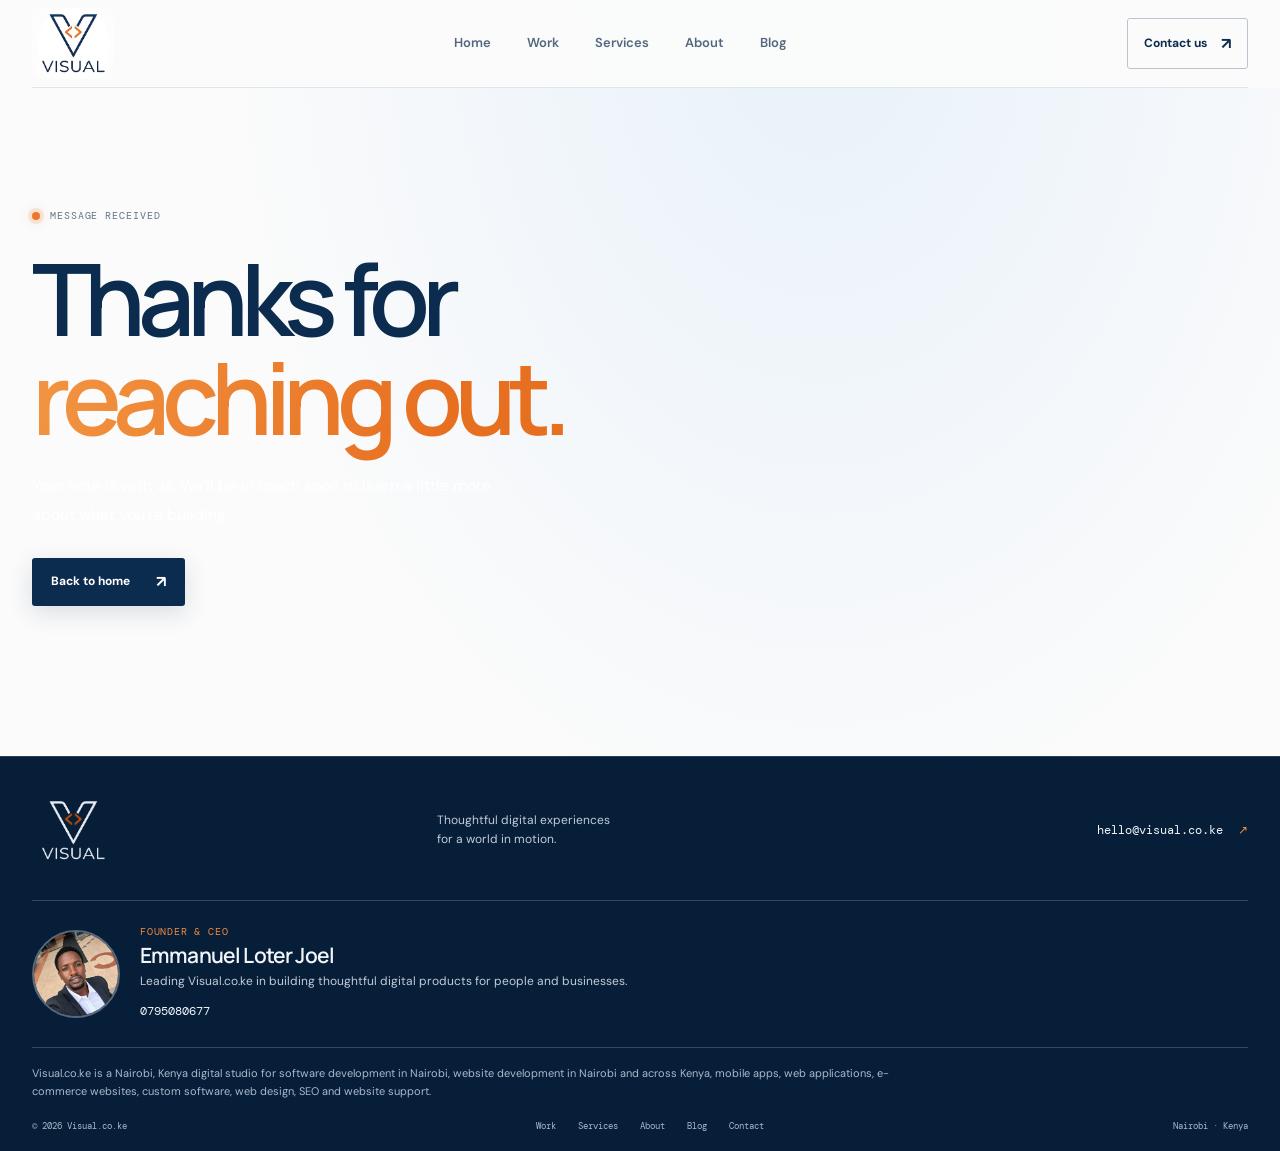
<file: thank-you.html>
<!doctype html>
<html lang="en"><head><meta charset="utf-8"><meta name="viewport" content="width=device-width, initial-scale=1"><meta name="description" content="Thanks for getting in touch with Visual."><title>Thanks — Visual</title><link rel="preconnect" href="https://fonts.googleapis.com"><link rel="preconnect" href="https://fonts.gstatic.com" crossorigin><link href="https://fonts.googleapis.com/css2?family=DM+Mono:wght@400;500&family=DM+Sans:wght@400;500;600;700&family=Manrope:wght@400;500;600;700;800&display=swap" rel="stylesheet"><style>
:root{--paper:#f5f4ef;--white:#fffefa;--ink:#172520;--muted:#68736c;--line:#d9ddd5;--green:#294b3a;--lime:#d5f16a;--orange:#f2784b;--serif:'Manrope',sans-serif;--sans:'DM Sans',sans-serif;--mono:'DM Mono',monospace;--max:1240px}
*{box-sizing:border-box}html{scroll-behavior:smooth;scroll-padding-top:90px}body{margin:0;background:var(--paper);color:var(--ink);font-family:var(--sans);font-size:16px;line-height:1.6;-webkit-font-smoothing:antialiased}img{display:block;max-width:100%}a{color:inherit;text-decoration:none}button,input,select,textarea{font:inherit}::selection{background:var(--lime);color:var(--ink)}.wrap{width:min(var(--max),calc(100% - 64px));margin-inline:auto}.skip-link{position:absolute;z-index:20;left:18px;top:12px;transform:translateY(-160%);padding:12px 18px;background:var(--ink);color:white}.skip-link:focus{transform:translateY(0)}
.site-header{position:relative;z-index:5;background:var(--paper)}.nav-wrap{min-height:88px;display:flex;align-items:center;justify-content:space-between;border-bottom:1px solid var(--line)}.brand{display:inline-flex;align-items:center;gap:10px;font-family:var(--serif);font-weight:800;font-size:20px;letter-spacing:-1px}.brand-mark{display:grid;place-items:center;width:36px;height:36px;border-radius:50%;background:var(--orange);color:white;font-size:20px;letter-spacing:-2px}.brand-domain{color:#778078;font-weight:500}.main-nav{display:flex;gap:36px;font-size:13px;font-weight:600;color:#4d5a52}.main-nav a{padding:8px 0;transition:color .2s}.main-nav a:hover,.main-nav a[aria-current=page]{color:var(--orange)}.nav-cta{display:inline-flex;align-items:center;gap:14px;padding:12px 16px;border:1px solid #aab2a8;border-radius:3px;font-size:12px;font-weight:700;transition:background .2s,color .2s,border-color .2s}.nav-cta span{font-size:16px}.nav-cta:hover{background:var(--ink);color:white;border-color:var(--ink)}
.hero{display:grid;grid-template-columns:.94fr 1.06fr;gap:7%;align-items:center;padding-top:70px;padding-bottom:96px;min-height:630px}.hero-copy{position:relative;padding:22px 0 74px}.kicker,.eyebrow{font-family:var(--mono);font-size:10px;letter-spacing:.09em;text-transform:uppercase;color:#69746d}.kicker{display:flex;align-items:center;gap:10px;margin:0 0 24px}.pulse{display:inline-block;width:8px;height:8px;background:var(--orange);border-radius:50%;box-shadow:0 0 0 4px #f2784b20}.hero h1,.page-hero h1,.thanks h1{font-family:var(--serif);font-weight:600;font-size:clamp(54px,7.1vw,94px);line-height:.99;letter-spacing:-.075em;margin:0;color:var(--ink)}.ink-accent{color:var(--green)}.hero-lede{max-width:460px;margin:26px 0 30px;color:#657168;font-size:16px;line-height:1.8}.button-row{display:flex;align-items:center;gap:27px}.button{display:inline-flex;justify-content:center;align-items:center;gap:26px;min-height:48px;padding:0 19px;border:0;border-radius:3px;font-size:12px;font-weight:700;transition:transform .2s,background .2s}.button:hover{transform:translateY(-2px)}.button span{font-size:16px}.button-dark{background:var(--ink);color:white}.button-dark:hover{background:var(--green)}.button-lime{background:var(--lime);color:var(--ink)}.button-lime:hover{background:#e1ff7c}.text-link{display:inline-flex;align-items:center;gap:12px;font-size:12px;font-weight:700;border-bottom:1px solid #89948b;padding:0 0 6px;transition:gap .2s,color .2s}.text-link:hover{gap:18px;color:var(--green)}.text-link span{font-size:17px}.hero-note{position:absolute;left:0;bottom:0;display:flex;gap:12px;align-items:center;font-family:var(--mono);font-size:9px;line-height:1.7;color:#717d74;text-transform:uppercase;letter-spacing:.04em}.note-line{height:1px;width:31px;background:var(--orange)}
.hero-art{position:relative;min-width:0}.hero-art>img{width:100%;height:470px;object-fit:cover;border-radius:2px 100px 2px 2px;filter:saturate(.8)}.hero-art:after{content:"";position:absolute;inset:0;border-radius:2px 100px 2px 2px;background:linear-gradient(135deg,#264d3b1c,transparent 58%);pointer-events:none}.art-stamp{position:absolute;z-index:1;left:-49px;top:54px;width:146px;height:146px;background:var(--lime);border-radius:50%;display:flex;flex-direction:column;justify-content:center;padding:20px 23px;transform:rotate(-9deg);font-family:var(--mono);font-size:9px;line-height:1.4;text-transform:uppercase}.art-stamp strong{font-family:var(--serif);font-size:13px;line-height:1.1;margin-top:7px;letter-spacing:.02em}.art-stamp i{position:absolute;right:19px;bottom:18px;font-style:normal;font-size:15px}.art-caption{position:absolute;z-index:1;left:22px;bottom:22px;display:flex;align-items:center;gap:11px;background:var(--white);padding:12px 15px;font-size:10px;font-weight:700}.art-index{position:absolute;right:0;top:-26px;font-family:var(--mono);font-size:9px;color:#79847b}
.proof-band{background:#e9ebe3;border-block:1px solid #dce0d6}.proof-inner{min-height:92px;display:grid;grid-template-columns:1fr 2fr 1fr;align-items:center;gap:20px}.proof-inner p{font-family:var(--mono);font-size:9px;text-transform:uppercase;letter-spacing:.08em;color:#68736b}.proof-inner>div{display:flex;align-items:center;justify-content:center;gap:25px;font-family:var(--serif);font-size:17px;font-weight:700}.proof-inner b{color:var(--orange);font-family:var(--sans);font-size:18px}.proof-inner .proof-right{text-align:right}
.section{padding-block:105px 95px}.section-top{display:flex;align-items:flex-end;justify-content:space-between;gap:30px;margin-bottom:42px}.eyebrow{margin:0 0 13px}.eyebrow span{color:#abb3a9}.section-top h2,.process-section h2,.values-section h2{font-family:var(--serif);font-size:clamp(34px,4vw,51px);line-height:1.08;letter-spacing:-.06em;font-weight:600;margin:0}.feature-grid{display:grid;grid-template-columns:1.15fr .85fr;column-gap:50px;row-gap:44px;align-items:start}.feature-card{display:block;min-width:0}.feature-image{position:relative;overflow:hidden;background:#e0e3da}.feature-image img{width:100%;height:320px;object-fit:cover;transition:transform .6s cubic-bezier(.2,.7,.2,1);filter:saturate(.84)}.feature-card:hover img,.portfolio-item:hover img{transform:scale(1.035)}.feature-large .feature-image img{height:390px}.image-arrow{position:absolute;right:15px;top:15px;width:38px;height:38px;display:grid;place-items:center;background:var(--lime);font-size:18px;transition:transform .2s}.feature-card:hover .image-arrow,.portfolio-image:hover .image-arrow{transform:rotate(45deg)}.feature-meta{display:flex;justify-content:space-between;align-items:flex-end;gap:14px;padding-top:16px}.tag{font-family:var(--mono);font-size:9px;color:#79847b;text-transform:uppercase;letter-spacing:.08em}.feature-meta h3{font-family:var(--serif);font-size:21px;letter-spacing:-.045em;margin:4px 0 0}.feature-meta>p{font-family:var(--mono);font-size:9px;color:#778078;margin:0 0 3px;text-align:right}.work-aside{align-self:center;padding:35px 6%}.big-asterisk{display:block;color:var(--orange);font-size:54px;line-height:1}.work-aside p{max-width:220px;font-family:var(--serif);font-size:23px;line-height:1.3;letter-spacing:-.04em;margin:22px 0}.image-disclaimer{font-size:10px;color:#7e877f;margin-top:28px}.services-teaser{background:var(--green);color:white;padding:100px 0}.teaser-grid{display:grid;grid-template-columns:.9fr 1.1fr;gap:9%;align-items:center}.services-teaser .eyebrow{color:#bec9bc}.services-teaser .eyebrow span{color:#87998a}.teaser-grid h2{font-family:var(--serif);font-size:clamp(42px,5vw,65px);line-height:1.04;letter-spacing:-.07em;font-weight:600;margin:0 0 22px}.outline-text{color:transparent;-webkit-text-stroke:1px #c9d4c6}.body-copy{max-width:390px;color:#d1d9d1;font-size:14px;line-height:1.8;margin:0 0 28px}.teaser-list{border-top:1px solid #ffffff3b}.teaser-list a{display:grid;grid-template-columns:44px 1fr 20px;gap:12px;align-items:center;border-bottom:1px solid #ffffff3b;padding:21px 0;transition:padding .2s}.teaser-list a:hover{padding-inline:8px}.teaser-list span{font-family:var(--mono);font-size:10px;color:#c0cbbf}.teaser-list strong{font-family:var(--serif);font-size:18px;font-weight:500}.teaser-list i{font-style:normal;color:var(--lime)}
.manifesto{padding-block:104px}.manifesto-grid{display:grid;grid-template-columns:1.1fr .6fr;gap:11%;align-items:end}.manifesto h2{font-family:var(--serif);font-size:clamp(39px,5.5vw,68px);line-height:1.08;letter-spacing:-.07em;font-weight:500;margin:0}.manifesto h2 span{color:var(--green)}.manifesto-grid>div p{font-size:14px;color:#6d786f;line-height:1.9;margin:0 0 23px}.cta-block{background:var(--ink);color:white;overflow:hidden}.cta-inner{position:relative;padding-block:86px 95px}.cta-inner .eyebrow{color:#bdc8bd}.cta-inner h2{font-family:var(--serif);font-size:clamp(42px,6vw,76px);letter-spacing:-.07em;line-height:1.02;font-weight:500;margin:0 0 28px}.cta-doodle{position:absolute;right:8%;top:18%;font-size:170px;color:#f2784b;opacity:.9;transform:rotate(-13deg)}.site-footer{background:#111c18;color:#e9eee8;padding:38px 0 18px}.footer-top{display:grid;grid-template-columns:1fr 1fr 1fr;align-items:center;padding-bottom:34px;border-bottom:1px solid #ffffff30}.brand-light .brand-domain{color:#9da99e}.brand-light .brand-mark{background:var(--orange)}.footer-top>p{font-size:12px;color:#b7c1b7;line-height:1.6}.footer-contact{justify-self:end;font-family:var(--mono);font-size:12px}.footer-contact span{color:var(--lime);margin-left:8px}.footer-bottom{display:flex;justify-content:space-between;align-items:center;padding-top:18px;font-family:var(--mono);font-size:9px;color:#a2ada2}.footer-bottom nav{display:flex;gap:22px}.footer-bottom a:hover{color:var(--lime)}
/* Interior pages */
.page-hero{padding-top:85px;padding-bottom:42px}.page-hero .kicker{margin-bottom:26px}.page-hero h1{font-size:clamp(56px,7.5vw,98px)}.page-hero .hero-lede{max-width:520px;margin-top:25px}.page-hero-foot{display:flex;justify-content:space-between;max-width:760px;margin-top:48px;padding:15px 0;border-top:1px solid var(--line);font-family:var(--mono);font-size:9px;text-transform:uppercase;letter-spacing:.08em;color:#7b867d}.portfolio{padding-top:35px;padding-bottom:25px}.portfolio-item{display:grid;grid-template-columns:1.1fr .9fr;gap:7%;align-items:center;padding:35px 0 75px;scroll-margin-top:30px}.portfolio-item+.portfolio-item{border-top:1px solid var(--line)}.portfolio-offset .portfolio-image{grid-column:2;grid-row:1}.portfolio-offset .portfolio-info{grid-column:1;grid-row:1}.portfolio-image{position:relative;display:block;overflow:hidden;background:#e2e5dc}.portfolio-image img{width:100%;height:370px;object-fit:cover;transition:transform .6s;filter:saturate(.84)}.portfolio-number{position:absolute;left:16px;bottom:14px;color:white;font-family:var(--mono);font-size:10px;text-shadow:0 1px 4px #0008}.portfolio-info h2{font-family:var(--serif);font-size:clamp(31px,4vw,48px);line-height:1.05;letter-spacing:-.065em;margin:5px 0 15px;font-weight:600}.portfolio-info p{max-width:410px;color:#69746c;font-size:14px;line-height:1.8}.portfolio-facts{display:flex;flex-wrap:wrap;gap:8px;margin-top:23px}.portfolio-facts span{border:1px solid #cbd1c7;padding:7px 9px;font-family:var(--mono);font-size:9px;color:#68736b}.portfolio+.image-disclaimer{margin-top:0;margin-bottom:80px}
.service-details{background:#e9ebe3;margin-top:25px}.service-detail{display:grid;grid-template-columns:60px 1fr .85fr;gap:35px;padding:42px 0 48px;border-bottom:1px solid #cdd3c9}.service-index{font-family:var(--mono);font-size:11px;color:var(--orange);padding-top:8px}.service-detail h2{font-family:var(--serif);font-size:clamp(27px,3.4vw,40px);line-height:1.1;letter-spacing:-.06em;font-weight:600;margin:0 0 15px}.service-intro{max-width:390px;color:#69746c;font-size:13px;line-height:1.8;margin:0}.service-includes{padding-top:6px}.service-includes>p{font-family:var(--serif);font-size:15px;line-height:1.5;max-width:360px;margin:0 0 15px}.service-includes ul{padding:0;margin:0;list-style:none;color:#68736b;font-size:11px}.service-includes li{padding:6px 0 6px 17px;position:relative}.service-includes li:before{content:"↗";position:absolute;left:0;color:var(--orange)}.process-section,.values-section{padding:100px 0}.process-section .section-top,.values-section .section-top{align-items:end}.process-blurb{max-width:320px;color:#748077;font-size:13px;line-height:1.8;margin:0}.process-grid{display:grid;grid-template-columns:repeat(4,1fr);gap:22px;margin-top:51px}.process-grid article{border-top:1px solid #bfc8bd;padding-top:17px}.process-grid article>span{font-family:var(--mono);font-size:10px;color:var(--orange)}.process-grid h3{font-family:var(--serif);font-size:19px;letter-spacing:-.04em;margin:21px 0 7px}.process-grid p,.values-grid p{font-size:12px;line-height:1.8;color:#707b72;margin:0}.about-story{display:grid;grid-template-columns:1fr .87fr;gap:9%;align-items:center;padding-top:22px;padding-bottom:105px}.about-image{position:relative;margin:0}.about-image img{width:100%;height:440px;object-fit:cover;border-radius:1px 82px 1px 1px;filter:saturate(.78)}.about-image figcaption{position:absolute;right:0;bottom:0;background:var(--lime);padding:8px 11px;font-family:var(--mono);font-size:8px;text-transform:uppercase}.story-copy h2{font-family:var(--serif);font-size:clamp(33px,4vw,49px);line-height:1.06;letter-spacing:-.065em;font-weight:600;margin:0 0 20px}.story-copy>p:not(.eyebrow){font-size:13px;line-height:1.9;color:#68736b}.story-copy .text-link{margin-top:10px}.values-section{background:#e9ebe3}.values-grid{display:grid;grid-template-columns:repeat(4,1fr);gap:27px;margin-top:48px}.values-grid article{border-top:1px solid #c4ccc1;padding-top:17px}.value-icon{display:grid;place-items:center;width:34px;height:34px;border:1px solid #aeb9ad;color:var(--green);border-radius:50%;font-size:14px}.values-grid h3{font-family:var(--serif);font-size:18px;line-height:1.2;letter-spacing:-.035em;margin:20px 0 10px}.contact-section{display:grid;grid-template-columns:.75fr 1.25fr;gap:9%;padding-top:28px;padding-bottom:110px}.contact-aside{padding:28px;background:#e9ebe3;align-self:start}.contact-aside h2{font-family:var(--serif);font-size:33px;line-height:1.1;letter-spacing:-.06em;margin:0 0 15px}.contact-aside>p:not(.eyebrow){font-size:13px;color:#69746c;line-height:1.8}.contact-aside ul{list-style:none;padding:12px 0 20px;margin:0}.contact-aside li{position:relative;padding:8px 0 8px 18px;border-bottom:1px solid #d3d8d0;color:#58645b;font-size:11px}.contact-aside li:before{position:absolute;left:0;content:"↗";color:var(--orange)}.contact-direct,.contact-location{display:flex;flex-direction:column;gap:5px;padding-top:16px;border-top:1px solid #cbd2c8;margin-top:14px}.contact-direct span,.contact-location span{font-family:var(--mono);font-size:9px;text-transform:uppercase;color:#7b867d}.contact-direct a{font-size:12px;font-weight:700}.contact-location strong{font-family:var(--serif);font-size:16px}.contact-location small{color:#778078;font-size:10px}.contact-form{display:grid;gap:20px}.form-heading{display:flex;justify-content:space-between;align-items:center;margin:0;padding-bottom:13px;border-bottom:1px solid var(--line);font-family:var(--serif);font-size:20px;font-weight:700;letter-spacing:-.04em}.form-heading span{font-family:var(--mono);font-size:9px;font-weight:400;color:#78837a}.form-row{display:grid;grid-template-columns:1fr 1fr;gap:17px}.contact-form label{display:grid;gap:8px;font-size:10px;font-weight:700;color:#58645b}.contact-form input,.contact-form select,.contact-form textarea{width:100%;min-width:0;border:1px solid #cbd2c8;border-radius:2px;background:#fbfaf6;padding:13px 14px;color:var(--ink);font-size:12px;outline:none;transition:border .2s,box-shadow .2s}.contact-form input::placeholder,.contact-form textarea::placeholder{color:#a0a99f}.contact-form textarea{min-height:145px;resize:vertical}.contact-form input:focus,.contact-form select:focus,.contact-form textarea:focus{border-color:var(--green);box-shadow:0 0 0 3px #294b3a20}.contact-form select:invalid{color:#9ba49b}.form-privacy{font-size:10px;line-height:1.7;color:#838d84;margin:-6px 0 0}.contact-form .button{justify-self:start;cursor:pointer}.thanks{padding-block:120px 150px;min-height:65vh}.thanks h1{font-size:clamp(58px,8vw,100px)}.thanks .hero-lede{margin-bottom:28px}
@media(max-width:900px){.wrap{width:min(var(--max),calc(100% - 42px))}.hero{gap:5%;padding-top:55px;min-height:560px}.hero-art>img{height:400px}.hero h1{font-size:clamp(54px,8vw,76px)}.art-stamp{left:-25px;width:120px;height:120px}.feature-grid{column-gap:28px}.feature-image img{height:270px}.feature-large .feature-image img{height:330px}.feature-meta{display:block}.feature-meta>p{text-align:left;margin-top:8px}.portfolio-item{gap:5%}.portfolio-image img{height:310px}.about-story{gap:6%}.about-image img{height:390px}.values-grid{grid-template-columns:repeat(2,1fr)}.contact-section{gap:5%}.service-detail{grid-template-columns:43px 1fr .8fr;gap:20px}}
@media(max-width:650px){html{scroll-padding-top:20px}.wrap{width:calc(100% - 38px)}.nav-wrap{min-height:75px;flex-wrap:wrap;row-gap:0;padding:13px 0}.brand{font-size:18px}.brand-mark{width:32px;height:32px}.main-nav{order:3;width:100%;justify-content:space-between;gap:10px;padding-top:12px;font-size:11px}.nav-cta{padding:9px 11px;font-size:10px;gap:8px}.hero{display:flex;flex-direction:column;align-items:stretch;gap:45px;padding-top:45px;padding-bottom:65px}.hero-copy{padding:0 0 54px}.hero h1,.page-hero h1{font-size:clamp(53px,15vw,78px)}.hero-lede{font-size:14px;line-height:1.75}.hero-art{margin-left:19px}.hero-art>img{height:315px;border-top-right-radius:70px}.art-stamp{top:-25px;left:-20px;width:105px;height:105px;padding:16px}.art-stamp strong{font-size:11px}.art-caption{left:10px;bottom:10px;padding:10px;font-size:8px}.proof-inner{grid-template-columns:1fr 1fr;gap:5px;padding:18px 0}.proof-inner>p{font-size:8px}.proof-inner>div{grid-column:1/-1;grid-row:2;gap:19px;font-size:15px;justify-content:flex-start}.proof-inner .proof-right{text-align:right}.section{padding-block:70px}.section-top{align-items:flex-start;flex-direction:column;margin-bottom:28px;gap:20px}.section-top h2,.process-section h2,.values-section h2{font-size:37px}.feature-grid{grid-template-columns:1fr;row-gap:27px}.feature-large .feature-image img,.feature-image img{height:250px}.feature-meta{display:flex}.feature-meta h3{font-size:18px}.feature-meta>p{font-size:8px;text-align:right}.work-aside{padding:4px 0 0}.work-aside p{font-size:21px;margin:12px 0}.big-asterisk{font-size:38px}.services-teaser{padding:70px 0}.teaser-grid{grid-template-columns:1fr;gap:44px}.teaser-grid h2{font-size:48px}.teaser-list strong{font-size:16px}.manifesto{padding-block:72px}.manifesto-grid{grid-template-columns:1fr;gap:25px}.manifesto h2{font-size:43px}.cta-inner{padding-block:70px}.cta-inner h2{font-size:48px;max-width:440px}.cta-doodle{right:-18px;top:30%;font-size:95px;opacity:.35}.footer-top{grid-template-columns:1fr 1fr;gap:16px}.footer-top>p{grid-column:1/-1;grid-row:2;margin:0}.footer-contact{font-size:10px}.footer-bottom{flex-wrap:wrap;gap:15px}.footer-bottom nav{order:3;width:100%;flex-wrap:wrap;gap:17px}.page-hero{padding-top:58px;padding-bottom:30px}.page-hero .hero-lede{font-size:14px}.page-hero-foot{margin-top:32px;font-size:8px;gap:10px}.portfolio{padding-top:15px}.portfolio-item,.portfolio-offset{display:flex;flex-direction:column;align-items:stretch;gap:19px;padding:26px 0 45px}.portfolio-image img{height:250px}.portfolio-info h2{font-size:36px}.portfolio-info p{margin:8px 0}.portfolio+.image-disclaimer{margin-bottom:55px}.service-detail{grid-template-columns:32px 1fr;gap:8px 12px;padding:28px 0}.service-detail h2{font-size:30px}.service-includes{grid-column:2;padding-top:6px}.process-section,.values-section{padding:70px 0}.process-section .section-top,.values-section .section-top{align-items:flex-start}.process-grid{grid-template-columns:1fr 1fr;gap:25px 17px;margin-top:32px}.process-grid h3{font-size:17px;margin-top:13px}.about-story{grid-template-columns:1fr;gap:30px;padding-top:12px;padding-bottom:72px}.about-image img{height:310px}.story-copy h2{font-size:37px}.values-grid{grid-template-columns:1fr 1fr;gap:25px 17px;margin-top:32px}.values-grid h3{font-size:16px}.contact-section{grid-template-columns:1fr;gap:25px;padding-top:12px;padding-bottom:70px}.contact-aside{padding:23px}.form-row{grid-template-columns:1fr;gap:20px}.form-heading{font-size:17px}.thanks{padding-block:90px 100px;min-height:60vh}}
@media(prefers-reduced-motion:reduce){*,*::before,*::after{scroll-behavior:auto!important;transition:none!important}}

/* Web3 inspired visual direction */
:root{--paper:#03060d;--white:#0b1220;--ink:#f4f7fc;--muted:#9ba8bc;--line:#1a2638;--green:#0d1a2d;--lime:#159aff;--orange:#00c7f5}
body{background:radial-gradient(ellipse at 60% 0%,#0a1d37 0,transparent 36rem),var(--paper);color:var(--ink)}
.site-header{background:rgba(3,6,13,.9);backdrop-filter:blur(16px)}
.nav-wrap{border-color:var(--line)}
.brand-domain{color:#8a9ab1}
.brand-mark{background:linear-gradient(135deg,#22c5ff,#1464ff);color:white;box-shadow:0 0 24px #167dff42}
.main-nav{color:#b3c0d1}.main-nav a:hover,.main-nav a[aria-current=page]{color:#3aaeff}
.nav-cta{border-color:#34445b;color:#eaf2fc}.nav-cta:hover{background:#126ee7;border-color:#126ee7;color:white}
.hero{min-height:660px;padding-top:80px;padding-bottom:90px;gap:6%}
.kicker,.eyebrow{color:#91a3bb}.eyebrow span{color:#53637a}.pulse{background:#13bdf7;box-shadow:0 0 0 4px #13bdf724,0 0 18px #14bbff}
.hero h1,.page-hero h1,.thanks h1{color:#f6f8fd;letter-spacing:-.08em}
.ink-accent{color:#238cff;background:linear-gradient(100deg,#29ccff,#1675ff 75%);-webkit-background-clip:text;background-clip:text;-webkit-text-fill-color:transparent}
.hero-lede{color:#a3b0c2}
.button-dark{background:#167ff2;color:white;box-shadow:0 7px 26px #056de333}.button-dark:hover{background:#2797ff}
.text-link{border-color:#38495e;color:#e6edf7}.text-link:hover{color:#40baff}
.hero-note{color:#8495ad}.note-line{background:#19a5ff}
.hero-art{isolation:isolate;min-height:470px;background:radial-gradient(ellipse at 70% 60%,#063e7b 0,#07162b 47%,transparent 75%)}
.hero-art>img{position:absolute;inset:0;width:100%;height:100%;object-fit:cover;object-position:right center;border-radius:2px 96px 2px 2px;filter:saturate(1.12) contrast(1.06);mask-image:linear-gradient(90deg,transparent 31%,#000 42%);-webkit-mask-image:linear-gradient(90deg,transparent 31%,#000 42%)}
.hero-art:after{z-index:0;opacity:.45;background:linear-gradient(90deg,var(--paper) 2%,transparent 65%),linear-gradient(0deg,#03060d88,transparent 43%)}
.art-caption{background:#0b1729e8;color:#d9eaff;border:1px solid #2b4969}.art-caption .pulse{background:#27b9ff}.art-index{color:#69809d;z-index:1}
.proof-band{background:#080f1b;border-color:#1a2638}.proof-inner p{color:#8495ad}.proof-inner>div{color:#e3eaf5}.proof-inner b{color:#20b9ff}
.section-top h2,.process-section h2,.values-section h2{color:#f3f6fb}
.tag,.feature-meta>p{color:#94a5bc}.feature-image{background:#0d1b2d}.feature-image img,.portfolio-image img{filter:saturate(.9) contrast(1.06)}.image-arrow{background:#138ef4;color:#fff}
.feature-meta h3{color:#f1f5fc}.work-aside p{color:#e8effa}.big-asterisk{color:#20b7ff}.image-disclaimer{color:#8392a8}
.services-teaser{background:linear-gradient(125deg,#071426,#0b1c35 62%,#07101f);border-block:1px solid #14253d}.services-teaser .eyebrow{color:#93a9c5}.services-teaser .eyebrow span{color:#536b8a}.outline-text{-webkit-text-stroke-color:#4373a8}.body-copy{color:#a5b3c7}.button-lime{background:#168bfa;color:white;box-shadow:0 8px 30px #137de633}.button-lime:hover{background:#35a5ff}.teaser-list{border-color:#263850}.teaser-list a{border-color:#263850}.teaser-list span{color:#8da2be}.teaser-list i{color:#31baff}
.manifesto h2{color:#f1f5fc}.manifesto h2 span{color:#3fa9ff}.manifesto-grid>div p{color:#9ba9bc}
.cta-block{background:radial-gradient(ellipse at 85% 45%,#0c3362,#07101e 54%,#050910);border-top:1px solid #14243a}.cta-inner .eyebrow{color:#96abc5}.cta-doodle{color:#168bfa;opacity:.55}
.site-footer{background:#02050b;color:#e8eff8;border-top:1px solid #172339}.brand-light .brand-domain{color:#8294ad}.footer-top>p{color:#93a1b6}.footer-contact{color:#e1eaf5}.footer-contact span{color:#2daaff}.footer-bottom{color:#8292a8}.footer-bottom a:hover{color:#33b7ff}
.page-hero .hero-lede{color:#a3b0c2}.page-hero-foot{border-color:#1a2638;color:#8495ad}
.portfolio-item+.portfolio-item{border-color:#1a2638}.portfolio-image{background:#0c1728}.portfolio-info h2{color:#f2f6fc}.portfolio-info p{color:#a2aec0}.portfolio-facts span{border-color:#263850;color:#a7b5c8}
.portfolio-number{text-shadow:0 1px 8px #000}
.service-details,.values-section{background:#080f1b}.service-detail{border-color:#1b2a3d}.service-index{color:#27aaff}.service-intro,.service-includes ul,.process-blurb,.process-grid p,.values-grid p{color:#9aa9bd}.service-includes>p{color:#e0e9f5}.service-includes li:before{color:#26afff}
.process-grid article,.values-grid article{border-color:#263750}.process-grid article>span{color:#2baaff}.process-grid h3,.values-grid h3{color:#eaf1fa}.value-icon{border-color:#345273;color:#49b6ff}
.about-image img{filter:saturate(.8) contrast(1.06)}.about-image figcaption{background:#137fe8;color:white}.story-copy h2{color:#f1f5fb}.story-copy>p:not(.eyebrow){color:#a0aec0}
.contact-aside{background:#091321;border:1px solid #1d2b40}.contact-aside h2{color:#f0f5fc}.contact-aside>p:not(.eyebrow){color:#a0aec0}.contact-aside li{border-color:#1c2a3c;color:#aab8ca}.contact-aside li:before{color:#2aaeff}.contact-direct,.contact-location{border-color:#25354c}.contact-direct span,.contact-location span,.contact-location small{color:#92a2b8}.contact-direct a,.contact-location strong{color:#edf3fb}
.form-heading{border-color:#25344a;color:#edf3fb}.form-heading span{color:#91a1b7}.contact-form label{color:#b9c6d8}.contact-form input,.contact-form select,.contact-form textarea{border-color:#27364b;background:#080f1a;color:#edf4fc}.contact-form input::placeholder,.contact-form textarea::placeholder{color:#718199}.contact-form input:focus,.contact-form select:focus,.contact-form textarea:focus{border-color:#238eff;box-shadow:0 0 0 3px #238eff2b}.contact-form select:invalid{color:#718199}.form-privacy{color:#8392a8}
@media(max-width:650px){.hero{padding-top:52px}.hero-art{min-height:310px;background:radial-gradient(ellipse at 70% 52%,#064b8b 0,#07162b 48%,transparent 79%)}.hero-art>img{mask-image:linear-gradient(90deg,transparent 30%,#000 43%);-webkit-mask-image:linear-gradient(90deg,transparent 30%,#000 43%)}.proof-band{background:#080f1b}.services-teaser{background:linear-gradient(145deg,#081426,#0b1d37)}.manifesto h2{color:#f1f5fc}}

/* Visual identity: deep navy, warm orange, and the supplied Visual logo */
:root{--paper:#fbfbfb;--white:#fff;--ink:#0b2b4f;--muted:#53677c;--line:#e0e5e9;--green:#153d64;--lime:#ec7828;--orange:#ec7828}
body{background:radial-gradient(ellipse at 64% 0%,#e8f1fa 0,transparent 38rem),var(--paper);color:var(--ink)}
.site-header{background:rgba(251,251,251,.94)}
.brand-image{display:block;width:82px;height:auto}
.brand-mark{background:#0b2b4f;box-shadow:none}
.main-nav{color:#52677e}.main-nav a:hover,.main-nav a[aria-current=page]{color:#e87524}
.nav-cta{border-color:#b8c4d0;color:#0b2b4f}.nav-cta:hover{background:#0b2b4f;border-color:#0b2b4f;color:#fff}
.hero h1,.page-hero h1,.thanks h1{color:#0b2b4f}
.ink-accent{background:linear-gradient(100deg,#f29542,#e76f20 78%);-webkit-background-clip:text;background-clip:text;-webkit-text-fill-color:transparent}
.hero-lede{color:#53677c}.kicker,.eyebrow{color:#60758a}.eyebrow span{color:#aab6c2}.pulse{background:#ec7828;box-shadow:0 0 0 4px #ec782826,0 0 14px #ec782850}
.button-dark{background:#0b2b4f;color:#fff;box-shadow:0 7px 24px #0b2b4f24}.button-dark:hover{background:#174978}
.text-link{border-color:#b6c2cd;color:#0b2b4f}.text-link:hover{color:#e87524}
.hero-note{color:#63778b}.note-line{background:#ec7828}
.hero-art{background:radial-gradient(ellipse at 72% 56%,#164c7c 0,#0b2b4f 49%,transparent 78%)}
.hero-art:after{background:linear-gradient(90deg,var(--paper) 2%,transparent 65%),linear-gradient(0deg,#061b31aa,transparent 43%)}
.art-caption{background:#0b2b4feF;color:#f3f6fa;border-color:#486782}.art-caption .pulse{background:#f28a39}.art-index{color:#7188a0}
.proof-band{background:#eef3f7;border-color:#e0e5e9}.proof-inner p{color:#61758a}.proof-inner>div{color:#0b2b4f}.proof-inner b{color:#ec7828}
.section-top h2,.process-section h2,.values-section h2{color:#0b2b4f}
.tag,.feature-meta>p{color:#657a8e}.feature-image{background:#e7edf2}.feature-image img,.portfolio-image img{filter:saturate(.82) contrast(1.02)}.image-arrow{background:#ec7828;color:#fff}
.feature-meta h3{color:#0b2b4f}.work-aside p{color:#0b2b4f}.big-asterisk{color:#ec7828}.image-disclaimer{color:#728398}
.services-teaser{background:linear-gradient(125deg,#0b2b4f,#123c66 62%,#092441);border-color:#173d61}.services-teaser .eyebrow{color:#c0ccda}.services-teaser .eyebrow span{color:#8098af}.outline-text{-webkit-text-stroke-color:#d6e0ea}.body-copy{color:#d1dce7}.button-lime{background:#ec7828;color:#fff;box-shadow:0 8px 25px #0002}.button-lime:hover{background:#f18e44}.teaser-list,.teaser-list a{border-color:#ffffff42}.teaser-list span{color:#aabbd0}.teaser-list i{color:#f3a263}
.manifesto h2{color:#0b2b4f}.manifesto h2 span{color:#e87524}.manifesto-grid>div p{color:#5f7388}
.cta-block{background:radial-gradient(ellipse at 85% 45%,#174b79,#0b2b4f 54%,#081f39);border-color:#123a62}.cta-inner .eyebrow{color:#c1cfdd}.cta-doodle{color:#ec7828;opacity:.82}
.site-footer{background:#071e38;color:#f2f6fa;border-color:#25405c}.footer-top>p{color:#c1ccda}.footer-contact{color:#f2f6fa}.footer-contact span{color:#f08a3e}.footer-bottom{color:#a9bacd}.footer-bottom a:hover{color:#f5a05b}
.page-hero .hero-lede{color:#53677c}.page-hero-foot{border-color:#e0e5e9;color:#687d91}
.portfolio-item+.portfolio-item{border-color:#e0e5e9}.portfolio-image{background:#e7edf2}.portfolio-info h2{color:#0b2b4f}.portfolio-info p{color:#596f85}.portfolio-facts span{border-color:#d1dae2;color:#536a80}
.portfolio-number{text-shadow:0 1px 8px #0008}
.service-details,.values-section{background:#eef3f7}.service-detail{border-color:#d8e0e6}.service-index{color:#e87524}.service-intro,.service-includes ul,.process-blurb,.process-grid p,.values-grid p{color:#5a7085}.service-includes>p{color:#0b2b4f}.service-includes li:before{color:#e87524}
.process-grid article,.values-grid article{border-color:#d0dae2}.process-grid article>span{color:#e87524}.process-grid h3,.values-grid h3{color:#0b2b4f}.value-icon{border-color:#b9c8d5;color:#e87524}
.about-image img{filter:saturate(.8) contrast(1.02)}.about-image figcaption{background:#ec7828;color:white}.story-copy h2{color:#0b2b4f}.story-copy>p:not(.eyebrow){color:#596f85}
.contact-aside{background:#eef3f7;border-color:#dce4ea}.contact-aside h2{color:#0b2b4f}.contact-aside>p:not(.eyebrow){color:#5a7085}.contact-aside li{border-color:#d5dee6;color:#53697e}.contact-aside li:before{color:#e87524}.contact-direct,.contact-location{border-color:#d0dae2}.contact-direct span,.contact-location span,.contact-location small{color:#687d91}.contact-direct a,.contact-location strong{color:#0b2b4f}
.form-heading{border-color:#d6dfe6;color:#0b2b4f}.form-heading span{color:#687d91}.contact-form label{color:#3d5873}.contact-form input,.contact-form select,.contact-form textarea{border-color:#cbd6df;background:#fff;color:#0b2b4f}.contact-form input::placeholder,.contact-form textarea::placeholder{color:#9aa9b7}.contact-form input:focus,.contact-form select:focus,.contact-form textarea:focus{border-color:#ec7828;box-shadow:0 0 0 3px #ec782826}.contact-form select:invalid{color:#8495a5}.form-privacy{color:#77899b}
@media(max-width:650px){.proof-band{background:#eef3f7}.services-teaser{background:linear-gradient(145deg,#0b2b4f,#123c66)}.manifesto h2{color:#0b2b4f}.brand-image{width:72px}}

/* The transparent brand artwork is the homepage hero visual. */
.hero-art{display:flex;align-items:center;justify-content:center;background:none;min-height:470px}
.hero-art>img{position:relative;inset:auto;display:block;width:100%;height:470px;object-fit:contain;object-position:center;border-radius:0;filter:none;mask-image:none;-webkit-mask-image:none}
.hero-art:after,.hero-art .art-caption,.hero-art .art-index{display:none}
@media(max-width:650px){.hero-art{min-height:300px}.hero-art>img{height:300px}}
.hero-art{position:relative;display:block;overflow:hidden;min-height:470px}
.hero-art>img{position:absolute;inset:50% -4% auto auto;display:block;width:165%;height:auto;max-width:none;object-fit:contain;object-position:right center;transform:translateY(-50%);border-radius:0;filter:none;mask-image:none;-webkit-mask-image:none}
@media(max-width:650px){.hero-art{min-height:320px}.hero-art>img{width:165%;height:auto;inset:auto -8% 0 auto}}
.hero-art>img{inset:auto -8% 0 auto;transform:none}

/* Let the hero artwork grow and bleed to the viewport's right edge. */
.hero-art{flex:1 1 520px;overflow:visible;width:calc(100% + max(32px,calc(50vw - 620px)));height:520px;min-height:520px;margin-right:min(-32px,calc(620px - 50vw))}
.hero-art>img{height:120%;width:auto;inset:auto 0 0 auto;transform:none}
@media(max-width:900px){.hero-art{flex-basis:100%;width:calc(100% + max(21px,calc(50vw - 620px)));margin-right:min(-21px,calc(620px - 50vw))}}
@media(max-width:650px){.hero-art{height:320px;min-height:320px;width:calc(100% + max(19px,calc(50vw - 620px)));margin-right:min(-19px,calc(620px - 50vw))}.hero-art>img{height:120%;inset:auto 0 0 auto}}

/* Responsive layout refinements across every page */
.hero-copy{padding:0}
@media(min-width:1500px){
  :root{--max:1440px}
  .wrap{width:min(var(--max),calc(100% - 120px))}
  .hero-art{width:calc(100% + max(32px,calc(50vw - 720px)));margin-right:min(-32px,calc(720px - 50vw));height:600px;min-height:600px}
  .hero-art>img{height:120%}
  .hero{min-height:760px;gap:6%;padding-block:100px 110px}
  .hero h1{font-size:clamp(96px,7vw,128px)}
  .page-hero{padding-top:110px;padding-bottom:60px}
  .section{padding-block:130px 115px}
  .feature-image img{height:390px}.feature-large .feature-image img{height:470px}
  .portfolio-image img{height:440px}
}
@media(min-width:901px) and (max-width:1199px){
  .hero{grid-template-columns:.9fr 1.1fr;gap:4%;min-height:600px;padding-top:60px;padding-bottom:75px}
  .hero h1{font-size:clamp(58px,6.5vw,82px)}
  .hero-art{height:480px;min-height:480px}
  .hero-art>img{height:120%}
  .feature-grid{column-gap:32px}
  .portfolio-item{gap:5%}
  .service-detail{grid-template-columns:45px 1fr .9fr;gap:24px}
  .contact-section{gap:5%}
}
@media(max-width:900px){
  .hero{grid-template-columns:1fr;gap:12px;min-height:0;padding-top:58px;padding-bottom:55px}
  .hero-copy{max-width:680px;padding:0 0 68px}
  .hero h1{font-size:clamp(58px,9vw,82px)}
  .hero-art{height:clamp(370px,56vw,500px);min-height:clamp(370px,56vw,500px)}
  .hero-art>img{height:120%}
  .section{padding-block:82px 76px}
  .feature-grid{column-gap:24px;row-gap:34px}
  .feature-image img{height:280px}.feature-large .feature-image img{height:330px}
  .teaser-grid{gap:5%}
  .service-detail{grid-template-columns:42px 1fr .9fr;gap:20px}
  .about-story{gap:6%}
  .contact-section{gap:5%}
  .portfolio-image img{height:300px}
}
@media(max-width:760px){
  .wrap{width:calc(100% - 40px)}
  .nav-wrap{min-height:76px;gap:12px}
  .main-nav{gap:20px}
  .nav-cta{padding:10px 12px;gap:8px}
  .hero{padding-top:44px}
  .hero-copy{max-width:600px}
  .hero-art{height:clamp(330px,62vw,440px);min-height:clamp(330px,62vw,440px)}
  .section-top{gap:20px}
  .portfolio-item,.portfolio-offset{grid-template-columns:1fr;gap:22px;padding-bottom:52px}
  .portfolio-offset .portfolio-image,.portfolio-offset .portfolio-info{grid-column:1;grid-row:auto}
  .portfolio-offset .portfolio-image{order:0}.portfolio-offset .portfolio-info{order:1}
  .portfolio-image img{height:clamp(270px,52vw,380px)}
  .service-detail{grid-template-columns:38px 1fr;gap:8px 16px}
  .service-includes{grid-column:2;padding-top:3px}
  .process-grid,.values-grid{grid-template-columns:repeat(2,minmax(0,1fr))}
  .about-story{grid-template-columns:1fr;gap:32px;padding-bottom:75px}
  .about-image img{height:clamp(300px,58vw,420px)}
  .contact-section{grid-template-columns:1fr;gap:24px;padding-bottom:76px}
  .contact-aside{padding:24px}
  .teaser-grid{grid-template-columns:1fr;gap:42px}
  .manifesto-grid{grid-template-columns:1fr;gap:24px}
  .footer-top{grid-template-columns:1fr auto;gap:16px}
  .footer-top>p{grid-column:1/-1;grid-row:2;margin:0}
  .footer-bottom{gap:16px}
}
@media(max-width:650px){
  .wrap{width:calc(100% - 38px)}
  .nav-wrap{display:grid;grid-template-columns:1fr auto;grid-template-rows:auto auto;padding:12px 0;gap:9px 10px}
  .nav-wrap>.brand{grid-column:1;grid-row:1}
  .nav-wrap>.nav-cta{grid-column:2;grid-row:1}
  .nav-wrap>.main-nav{grid-column:1/-1;grid-row:2;width:100%;justify-content:space-between;padding-top:3px;gap:8px;font-size:11px}
  .brand-image{width:68px}
  .hero{gap:6px;padding-top:40px;padding-bottom:45px}
  .hero-copy{padding-bottom:62px}
  .hero h1{font-size:clamp(51px,13vw,72px)}
  .hero-lede{font-size:14px;line-height:1.75;margin:19px 0 24px}
  .button-row{gap:18px;flex-wrap:wrap}
  .hero-art{height:320px;min-height:320px}
  .proof-inner{grid-template-columns:1fr 1fr;gap:8px 12px;padding:17px 0}
  .proof-inner>div{grid-column:1/-1;grid-row:2;justify-content:flex-start;gap:15px;font-size:14px}
  .proof-inner p{font-size:8px}
  .section{padding-block:66px 62px}
  .section-top{align-items:flex-start;flex-direction:column;margin-bottom:28px}
  .section-top h2,.process-section h2,.values-section h2{font-size:clamp(32px,9vw,40px)}
  .feature-grid{grid-template-columns:1fr;row-gap:27px}
  .feature-image img,.feature-large .feature-image img{height:clamp(220px,64vw,300px)}
  .feature-meta{display:flex;align-items:flex-end;gap:8px}
  .feature-meta h3{font-size:18px}
  .feature-meta>p{font-size:8px}
  .work-aside{padding:8px 0 0}
  .services-teaser{padding:64px 0}
  .teaser-grid h2{font-size:clamp(40px,11vw,52px)}
  .teaser-list a{grid-template-columns:34px 1fr 18px;padding:17px 0}
  .teaser-list strong{font-size:15px}
  .manifesto{padding-block:65px}
  .manifesto h2{font-size:clamp(37px,10vw,46px)}
  .cta-inner{padding-block:64px}
  .cta-inner h2{font-size:clamp(39px,10vw,51px)}
  .cta-doodle{right:-12px;top:35%;font-size:90px;opacity:.35}
  .footer-top{grid-template-columns:1fr auto}
  .footer-contact{font-size:9px}
  .footer-bottom{flex-wrap:wrap;font-size:8px}
  .footer-bottom nav{order:3;width:100%;flex-wrap:wrap;gap:14px}
  .page-hero{padding-top:48px;padding-bottom:25px}
  .page-hero h1{font-size:clamp(48px,13vw,70px)}
  .page-hero .hero-lede{font-size:14px;line-height:1.75}
  .page-hero-foot{margin-top:27px;font-size:8px;gap:12px}
  .portfolio{padding-top:8px}
  .portfolio-item,.portfolio-offset{padding:24px 0 40px}
  .portfolio-image img{height:clamp(230px,68vw,310px)}
  .portfolio-info h2{font-size:34px}
  .process-section,.values-section{padding:64px 0}
  .process-grid,.values-grid{gap:23px 16px;margin-top:30px}
  .process-grid h3,.values-grid h3{font-size:16px}
  .about-image img{height:clamp(260px,76vw,330px)}
  .story-copy h2{font-size:clamp(33px,9vw,40px)}
  .contact-section{padding-top:8px;padding-bottom:65px}
  .form-row{grid-template-columns:1fr}
  .contact-form{gap:17px}
  .contact-form textarea{min-height:130px}
  .form-heading{font-size:16px;gap:10px}
  .form-heading span{font-size:8px}
  .thanks{padding-block:75px 90px}
}
body{overflow-x:clip}
@media(max-width:390px){
  .wrap{width:calc(100% - 32px)}
  .nav-cta{font-size:9px;padding:9px 10px}
  .main-nav{font-size:10px}
  .hero h1{font-size:clamp(47px,12.5vw,54px)}
  .hero-art{height:290px;min-height:290px;width:calc(100% + max(16px,calc(50vw - 620px)));margin-right:min(-16px,calc(620px - 50vw))}
  .button{gap:16px;padding-inline:14px}
  .button-row{gap:15px}
  .proof-inner>div{gap:10px;font-size:13px}
  .feature-meta{display:block}
  .feature-meta>p{text-align:left}
  .page-hero-foot{flex-direction:column;gap:5px}
  .process-grid,.values-grid{grid-template-columns:1fr}
  .footer-top{grid-template-columns:1fr}
  .footer-contact{justify-self:start}
}
@media(max-width:650px){
  .hero{grid-template-columns:minmax(0,1.15fr) minmax(0,.85fr);align-items:start;gap:0;padding-top:34px;padding-bottom:42px}
  .hero-copy{display:contents}
  .hero-copy .kicker{font-size:8px;line-height:1.45;gap:7px;margin-bottom:14px}
  .hero h1{grid-column:1/-1;grid-row:1;font-size:clamp(32px,9vw,40px);line-height:1.03;letter-spacing:-.075em}
  .hero-lede{grid-column:1;grid-row:2;font-size:10px;line-height:1.55;margin:13px 7px 17px 0}
  .button-row{grid-column:1/-1;grid-row:3;align-items:flex-start;flex-direction:column;gap:13px}
  .hero .button{min-height:36px;padding:0 10px;gap:10px;font-size:9px}
  .hero .text-link{font-size:9px;gap:8px}
  .hero-note{font-size:7px;gap:7px;line-height:1.5}
  .hero-art{grid-column:2;grid-row:2;overflow:hidden;width:calc(100% + max(19px,calc(50vw - 620px)));height:clamp(230px,65vw,290px);min-height:clamp(230px,65vw,290px);margin-right:min(-19px,calc(620px - 50vw));margin-top:0;align-self:start}
  .hero-art>img{width:auto;height:100%;inset:0 0 auto auto;object-fit:contain;object-position:right top}
}
@media(max-width:390px){
  .hero{grid-template-columns:minmax(0,1.18fr) minmax(0,.82fr)}
  .hero h1{font-size:clamp(30px,8.5vw,34px)}
  .hero-lede{font-size:9px}
  .hero-art{height:275px;min-height:275px;width:calc(100% + 16px);margin-right:-16px}
  .hero-art>img{width:auto;height:100%;inset:0 0 auto auto;object-position:right top}
}
@media(min-width:651px) and (max-width:900px){
  .hero{grid-template-columns:minmax(0,1.15fr) minmax(0,.85fr);align-items:start;gap:0}
  .hero-copy{display:contents}
  .hero h1{grid-column:1/-1;grid-row:1}
  .hero-lede{grid-column:1;grid-row:2;margin:18px 14px 20px 0}
  .hero-art{grid-column:2;grid-row:2;overflow:hidden;width:calc(100% + 22px);height:clamp(260px,38vw,340px);min-height:clamp(260px,38vw,340px);margin:0 -22px 0 0;align-self:start}
  .hero-art>img{width:auto;height:100%;inset:0 0 auto auto;object-position:right top}
  .button-row{grid-column:1/-1;grid-row:3;align-items:flex-start;flex-direction:column;gap:16px}
}

/* Keep the hero copy in front of the image at every screen size. */
.hero{position:relative;display:block;isolation:isolate;overflow:visible}
.hero-copy{position:relative;z-index:2;display:block;width:min(52%,620px);padding:54px 0 74px}
.hero h1{color:#fff;text-shadow:none}
.hero .ink-accent{-webkit-text-fill-color:#f39a53;background:none}
.hero-lede{color:#fff;text-shadow:none}
.hero-art{position:absolute;z-index:0;inset:0 auto 0 50%;width:100vw;height:100%;min-height:0;margin:0;transform:translateX(-50%);overflow:hidden;pointer-events:none;isolation:isolate}
.hero-art>img{position:absolute;z-index:0;inset:0;width:100%;height:100%;max-width:none;object-fit:cover;object-position:right center;transform:none}
.hero-art:after{display:block;position:absolute;z-index:1;inset:0;content:"";pointer-events:none;background:linear-gradient(90deg,#071c32dc 0%,#071c32b8 42%,#071c3240 78%,#071c3220 100%)}
@media(max-width:900px){
  .hero{min-height:600px;padding:54px 0 60px}
  .hero-copy{width:min(72%,620px);padding:12px 0 74px}
}
@media(max-width:650px){
  .hero{display:block;min-height:0;padding:0 0 42px}
  .hero-art{position:absolute;left:50%;right:auto;top:0;bottom:0;width:100vw;height:100%;min-height:0;margin:0;transform:translateX(-50%)}
  .hero-art>img{object-position:right center}
  .hero-art:after{background:linear-gradient(90deg,#071c32d9 0%,#071c32a8 55%,#071c3240 100%)}
  .hero-copy{display:block;width:auto;max-width:520px;padding:34px 0 0}
  .hero h1{font-size:clamp(42px,12vw,64px);margin:0}
  .hero-lede{width:auto;max-width:390px;margin:22px 0 28px;font-size:15px;line-height:1.65}
  .button-row{align-items:center;flex-direction:row;gap:16px}
  .hero .button{min-height:42px;padding:0 14px;gap:14px;font-size:11px}
  .hero .text-link{font-size:11px}
  .hero-note{color:#fff}
}
.hero-art:after{display:block;background:linear-gradient(90deg,#071c32b8 0%,#071c3275 30%,transparent 55%)}

/* On phones, lead with a full-width hero image before the copy. */
@media(max-width:650px){
  .hero{grid-template-columns:1fr;gap:0;padding-top:0}
  .hero-art{grid-column:1;grid-row:1;z-index:0;width:calc(100% + 38px);height:clamp(350px,100vw,430px);min-height:clamp(350px,100vw,430px);margin:0 -19px 22px;overflow:hidden;isolation:isolate}
  .hero-art>img{z-index:0;width:100%;height:100%;inset:0;object-fit:cover;object-position:right center}
  .hero-art:after{display:block;z-index:1;background:linear-gradient(90deg,#071c32b8 0%,#071c325c 65%,#071c3230 100%)}
  .hero h1{grid-column:1;grid-row:1;z-index:2;align-self:start;margin:22px 0 0 4px;font-size:clamp(38px,11vw,52px);color:#fff;text-shadow:none}
  .hero-lede{grid-column:1;grid-row:1;z-index:2;align-self:end;width:min(75%,310px);margin:0 0 22px 4px;font-size:13px;line-height:1.55;color:#fff;text-shadow:none}
  .button-row{grid-column:1;grid-row:2;flex-direction:row;align-items:center;gap:16px}
  .hero .button{min-height:42px;padding:0 14px;gap:14px;font-size:11px}
  .hero .text-link{font-size:11px}
}
@media(max-width:390px){
  .hero-art{width:calc(100% + 32px);margin-inline:-16px;height:350px;min-height:350px}
  .hero-lede{font-size:12px}
}

/* Three-second split transition for the homepage headline. */
.hero-title-switch{position:relative;min-height:1.98em;isolation:isolate}
.title-scene{position:absolute;inset:0;display:block;overflow:visible}
.title-scene-second{visibility:hidden;animation:title-scene-two 21s infinite}
.title-scene-first{animation:title-scene-one 21s infinite}
.title-slice{position:absolute;inset:0;display:block;line-height:inherit;white-space:nowrap;will-change:transform,opacity,clip-path}
.title-slice-top{clip-path:inset(0 0 50% 0);animation:title-slice-top 21s infinite}
.title-slice-bottom{clip-path:inset(50% 0 0 0);animation:title-slice-bottom 21s infinite}
.title-scene-second .title-slice-top{animation-name:title-next-top}
.title-scene-second .title-slice-bottom{animation-name:title-next-bottom}
@keyframes title-scene-one{0%,49%,98%,100%{visibility:visible}50%,97%{visibility:hidden}}
@keyframes title-scene-two{0%,48%,99%,100%{visibility:hidden}49%,98%{visibility:visible}}
@keyframes title-slice-top{0%,47%,99%,100%{opacity:1;transform:translateY(0)}49%,97%{opacity:0;transform:translateY(48%)}}
@keyframes title-slice-bottom{0%,47%,99%,100%{opacity:1;transform:translateY(0)}49%,97%{opacity:0;transform:translateY(-48%)}}
@keyframes title-next-top{0%,48%,98%,100%{opacity:0;transform:translateY(48%)}50%,96%{opacity:1;transform:translateY(0)}}
@keyframes title-next-bottom{0%,48%,98%,100%{opacity:0;transform:translateY(-48%)}50%,96%{opacity:1;transform:translateY(0)}}
@media(prefers-reduced-motion:reduce){
  .title-scene,.title-slice{animation:none!important;will-change:auto}
  .title-scene-first{visibility:visible}
  .title-scene-second{visibility:hidden}
  .title-slice{opacity:1;transform:none}
}

  
/* Compact animated mobile navigation */
.menu-toggle{display:none}
@media(max-width:650px){
  .nav-wrap{position:relative;display:grid;grid-template-columns:auto 40px auto;grid-template-rows:1fr;align-items:center;justify-content:space-between;gap:8px;min-height:62px;padding:7px 0}
  .nav-wrap>.brand{grid-column:1;grid-row:1}
  .menu-toggle{grid-column:2;grid-row:1;display:flex;flex-direction:column;align-items:center;justify-content:center;gap:4px;width:38px;height:38px;padding:8px;border:1px solid #aab2a8;border-radius:3px;background:transparent;color:#0b2b4f;cursor:pointer}
  .menu-toggle span{display:block;width:18px;height:2px;background:currentColor;transition:transform .22s ease,opacity .18s ease}
  .menu-toggle[aria-expanded="true"] span:first-child{transform:translateY(6px) rotate(45deg)}
  .menu-toggle[aria-expanded="true"] span:nth-child(2){opacity:0}
  .menu-toggle[aria-expanded="true"] span:last-child{transform:translateY(-6px) rotate(-45deg)}
  .nav-wrap>.nav-cta{grid-column:3;grid-row:1;white-space:nowrap;padding:8px 10px;font-size:10px}
  .nav-wrap>.main-nav{position:absolute;z-index:12;top:calc(100% + 6px);right:0;display:flex;flex-direction:column;align-items:stretch;justify-content:flex-start;gap:0;width:min(230px,calc(100vw - 32px));max-height:0;overflow:hidden;padding:0 14px;visibility:hidden;opacity:0;transform:translateY(-8px);background:var(--paper);box-shadow:0 12px 28px #071c3226;transition:max-height .28s ease,padding .28s ease,opacity .2s ease,transform .28s ease,visibility .28s}
  .nav-wrap.menu-open>.main-nav{max-height:260px;padding:8px 14px;visibility:visible;opacity:1;transform:translateY(0)}
  .nav-wrap>.main-nav a{padding:11px 4px;border-bottom:1px solid var(--line);font-size:12px}
  .nav-wrap>.main-nav a:last-child{border-bottom:0}
  .hero-header .menu-toggle{border-color:#ffffff90;color:#fff}
  .hero-header .main-nav{background:#071c32ed;box-shadow:0 12px 28px #071c3260}
  .hero-header .main-nav a{color:#fff;border-color:#ffffff30}
  .hero-header .main-nav a:hover,.hero-header .main-nav a[aria-current="page"]{color:#f39a53}
}

  
/* Shared page entry and hover motion. */
@keyframes page-enter{from{opacity:0;transform:translate3d(0,18px,0)}to{opacity:1;transform:translate3d(0,0,0)}}
@keyframes art-enter{from{opacity:0}to{opacity:1}}
.motion-enabled .hero-copy,.motion-enabled .page-hero,.motion-enabled .services-hero-copy,.motion-enabled .contact-hero-copy,.motion-enabled .work-hero-copy,.motion-enabled .thanks{animation:page-enter .72s cubic-bezier(.2,.7,.2,1) both}
.motion-enabled .hero-art,.motion-enabled .services-hero-art,.motion-enabled .contact-hero-art,.motion-enabled .work-hero-art{animation:art-enter .9s ease .08s both}
.motion-enabled .motion-item{opacity:0;transform:translate3d(0,22px,0) scale(.99);transition:opacity .65s cubic-bezier(.2,.7,.2,1),transform .65s cubic-bezier(.2,.7,.2,1);transition-delay:var(--motion-delay,0ms)}
.motion-enabled .motion-item.is-visible{opacity:1;transform:translate3d(0,0,0) scale(1)}
.button,.nav-cta,.feature-card,.portfolio-image,.portfolio-facts a,.teaser-list a,.text-link,.contact-whatsapp-button,.image-arrow{transition-timing-function:cubic-bezier(.2,.7,.2,1)}
.button,.nav-cta,.portfolio-facts a,.contact-whatsapp-button{transition:transform .24s cubic-bezier(.2,.7,.2,1),box-shadow .24s,background-color .24s,color .24s}
.button:hover,.nav-cta:hover,.portfolio-facts a:hover,.contact-whatsapp-button:hover{transform:translateY(-3px);box-shadow:0 9px 20px -12px #071c3270}
.feature-card,.portfolio-image{will-change:transform}
.feature-card:hover,.portfolio-image:hover{filter:drop-shadow(0 12px 14px #071c321c)}
.feature-image img,.portfolio-image img,.about-image img{transition:transform .55s cubic-bezier(.2,.7,.2,1),filter .35s}
.feature-card:hover .feature-image img,.portfolio-image:hover img,.about-image:hover img{transform:scale(1.025)}
.teaser-list a{transition:padding .28s cubic-bezier(.2,.7,.2,1),color .22s}
@media(prefers-reduced-motion:reduce){.motion-enabled .hero-copy,.motion-enabled .page-hero,.motion-enabled .services-hero-copy,.motion-enabled .contact-hero-copy,.motion-enabled .work-hero-copy,.motion-enabled .thanks,.motion-enabled .hero-art,.motion-enabled .services-hero-art,.motion-enabled .contact-hero-art,.motion-enabled .work-hero-art{animation:none}.motion-enabled .motion-item{opacity:1;transform:none;transition:none}.button,.nav-cta,.feature-card,.portfolio-image,.portfolio-facts a,.teaser-list a,.text-link,.contact-whatsapp-button,.image-arrow,.feature-image img,.portfolio-image img,.about-image img{transition:none!important;transform:none!important;scroll-behavior:auto!important}}

</style><link rel="icon" href="assets/favicon/favicon.ico" sizes="any">
<link rel="icon" type="image/png" sizes="32x32" href="assets/favicon/favicon-32x32.png">
<link rel="icon" type="image/png" sizes="16x16" href="assets/favicon/favicon-16x16.png">
<link rel="apple-touch-icon" href="assets/favicon/apple-touch-icon.png">
<link rel="manifest" href="assets/favicon/site.webmanifest">
<style>
.footer-founder{display:flex;align-items:center;gap:20px;padding:24px 0;border-bottom:1px solid #ffffff30}.footer-founder img{width:88px;height:88px;object-fit:cover;border-radius:50%;border:2px solid #ffffff55}.footer-founder .founder-label{margin:0 0 3px;color:#f08a3e;font:10px 'DM Mono',monospace;letter-spacing:.08em;text-transform:uppercase}.footer-founder h2{margin:0;color:#f2f6fa;font:600 21px 'Manrope',sans-serif;letter-spacing:-.04em}.footer-founder div>p:not(.founder-label){margin:3px 0 6px;color:#c1ccda;font-size:12px}.footer-founder a{color:#f2f6fa;font:12px 'DM Mono',monospace}.footer-founder a:hover{color:#f5a05b}.footer-seo{max-width:900px;margin:16px 0 0;color:#a9bacd;font-size:11px;line-height:1.7}.footer-bottom nav{flex-wrap:wrap}
.blog-grid{display:grid;grid-template-columns:repeat(2,minmax(0,1fr));gap:22px;padding:10px 0 90px}.blog-card{padding:26px;background:#eef3f7;border:1px solid #dce4ea}.blog-card .eyebrow{margin-bottom:12px}.blog-card h2{margin:0 0 14px;color:#0b2b4f;font:600 clamp(23px,3vw,32px)/1.12 'Manrope',sans-serif;letter-spacing:-.05em}.blog-card p{color:#596f85;font-size:14px;line-height:1.8}.blog-card ul{padding-left:20px;color:#53697e;font-size:13px;line-height:1.8}.blog-card li+li{margin-top:6px}.blog-intro{max-width:650px;color:#53677c;font-size:15px;line-height:1.8}@media(max-width:650px){.footer-founder{align-items:flex-start}.footer-founder img{width:68px;height:68px}.footer-founder h2{font-size:18px}.footer-seo{font-size:10px}.blog-grid{grid-template-columns:1fr;gap:14px;padding-bottom:65px}.blog-card{padding:21px}}
</style>
</head>
<body><a class="skip-link" href="#main">Skip to content</a><header class="site-header"><div class="wrap nav-wrap"><a class="brand" href="index.html"><img class="brand-image" src="assets/images/ee.png" alt="Visual"></a><button class="menu-toggle" type="button" aria-label="Open navigation" aria-expanded="false" aria-controls="main-nav"><span></span><span></span><span></span></button><nav class="main-nav" id="main-nav" aria-label="Main navigation"><a href="index.html">Home</a><a href="work.html">Work</a><a href="services.html">Services</a><a href="about.html">About</a><a href="blog.html">Blog</a></nav><a class="nav-cta" href="contact.html">Contact us <span>↗</span></a></div></header><main id="main" class="thanks wrap"><p class="kicker"><span class="pulse"></span> Message received</p><h1>Thanks for<br><span class="ink-accent">reaching out.</span></h1><p class="hero-lede">Your note is with us. We’ll be in touch soon to learn a little more about what you’re building.</p><a class="button button-dark" href="index.html">Back to home <span>↗</span></a></main><footer class="site-footer"><div class="wrap"><div class="footer-top"><a class="brand brand-light" href="index.html"><img class="brand-image" src="assets/images/ee-reversed.png" alt="Visual"></a><p>Thoughtful digital experiences<br>for a world in motion.</p><a class="footer-contact" href="mailto:hello@visual.co.ke">hello@visual.co.ke <span>↗</span></a></div><section class="footer-founder" aria-labelledby="founder-name"><img src="assets/images/potrait.jpeg" alt="Emmanuel Loter Joel, Founder and CEO of Visual.co.ke" loading="lazy"><div><p class="founder-label">Founder &amp; CEO</p><h2 id="founder-name">Emmanuel Loter Joel</h2><p>Leading Visual.co.ke in building thoughtful digital products for people and businesses.</p><a href="tel:+254795080677">0795080677</a></div></section><p class="footer-seo">Visual.co.ke is a Nairobi, Kenya digital studio for software development in Nairobi, website development in Nairobi and across Kenya, mobile apps, web applications, e-commerce websites, custom software, web design, SEO and website support.</p><div class="footer-bottom"><span>© 2026 Visual.co.ke</span><nav aria-label="Footer navigation"><a href="work.html">Work</a><a href="services.html">Services</a><a href="about.html">About</a><a href="blog.html">Blog</a><a href="contact.html">Contact</a></nav><span>Nairobi · Kenya</span></div></div></footer><script>
  const menuButton = document.querySelector('.menu-toggle');
  const menuWrap = document.querySelector('.nav-wrap');
  menuButton?.addEventListener('click', () => {
    const isOpen = menuButton.getAttribute('aria-expanded') === 'true';
    menuButton.setAttribute('aria-expanded', String(!isOpen));
    menuButton.setAttribute('aria-label', isOpen ? 'Open navigation' : 'Close navigation');
    menuWrap.classList.toggle('menu-open', !isOpen);
  });
  document.querySelectorAll('.main-nav a').forEach(link => link.addEventListener('click', () => {
    menuButton?.setAttribute('aria-expanded', 'false');
    menuButton?.setAttribute('aria-label', 'Open navigation');
    menuWrap?.classList.remove('menu-open');
  }));
  document.addEventListener('keydown', event => {
    if (event.key === 'Escape' && menuButton?.getAttribute('aria-expanded') === 'true') {
      menuButton.setAttribute('aria-expanded', 'false');
      menuButton.setAttribute('aria-label', 'Open navigation');
      menuWrap.classList.remove('menu-open');
      menuButton.focus();
    }
  });
  </script><script>
(() => {
  const revealSelector = 'main > section, .feature-card, .portfolio-item, .service-detail, .process-grid > *, .values-grid > *, .manifesto-grid > *, .contact-section > *, .about-story > *';
  const candidates = [...document.querySelectorAll(revealSelector)].filter((el) => {
    if (!el.matches('main > section')) return true;
    return !el.querySelector('.feature-card,.portfolio-item,.service-detail,.process-grid > *, .values-grid > *, .manifesto-grid > *, .contact-section > *, .about-story > *');
  });
  if (window.matchMedia('(prefers-reduced-motion: reduce)').matches || !('IntersectionObserver' in window)) return;
  candidates.forEach((el, index) => {
    el.classList.add('motion-item');
    el.style.setProperty('--motion-delay', `${Math.min(index % 5, 4) * 70}ms`);
  });
  document.body.classList.add('motion-enabled');
  const observer = new IntersectionObserver((entries) => {
    entries.forEach((entry) => {
      if (entry.isIntersecting) {
        entry.target.classList.add('is-visible');
        observer.unobserve(entry.target);
      }
    });
  }, { threshold: 0.12, rootMargin: '0px 0px -35px 0px' });
  candidates.forEach((el) => observer.observe(el));
})();
</script></body></html>
</file>
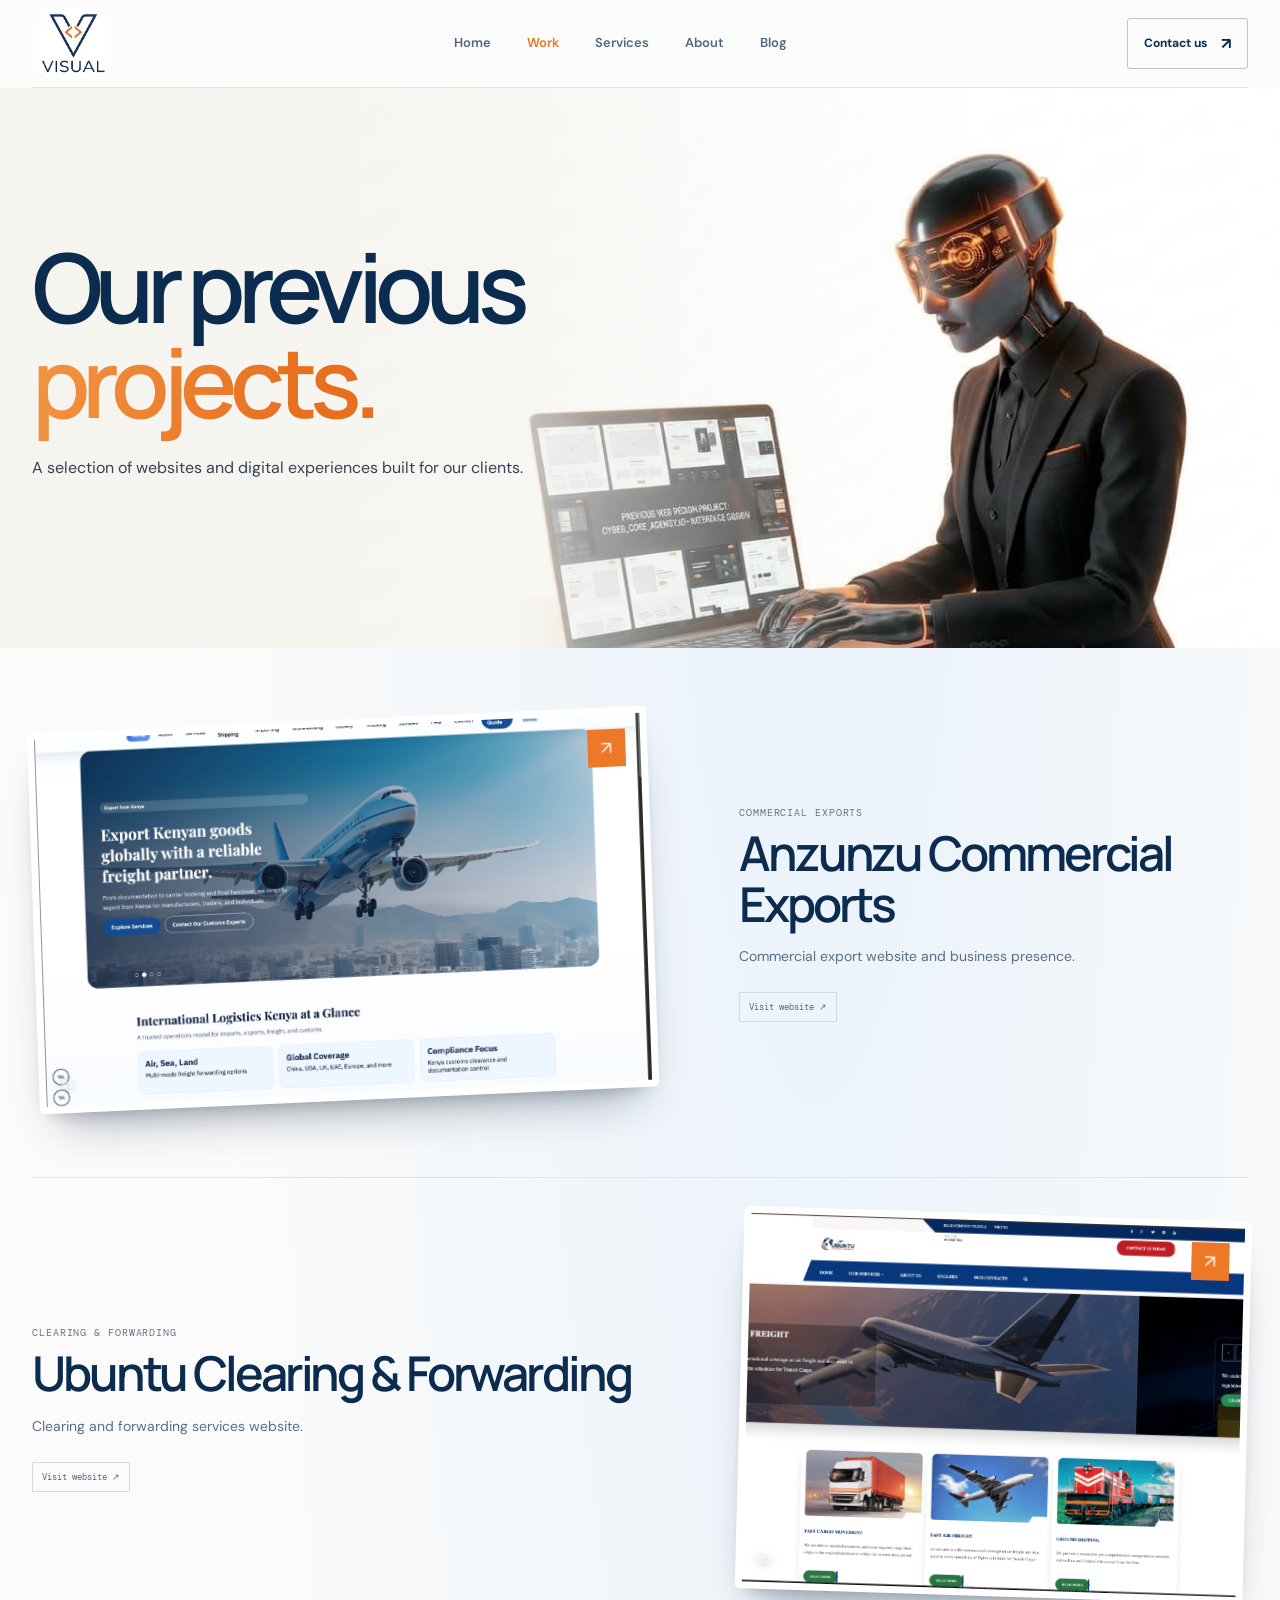
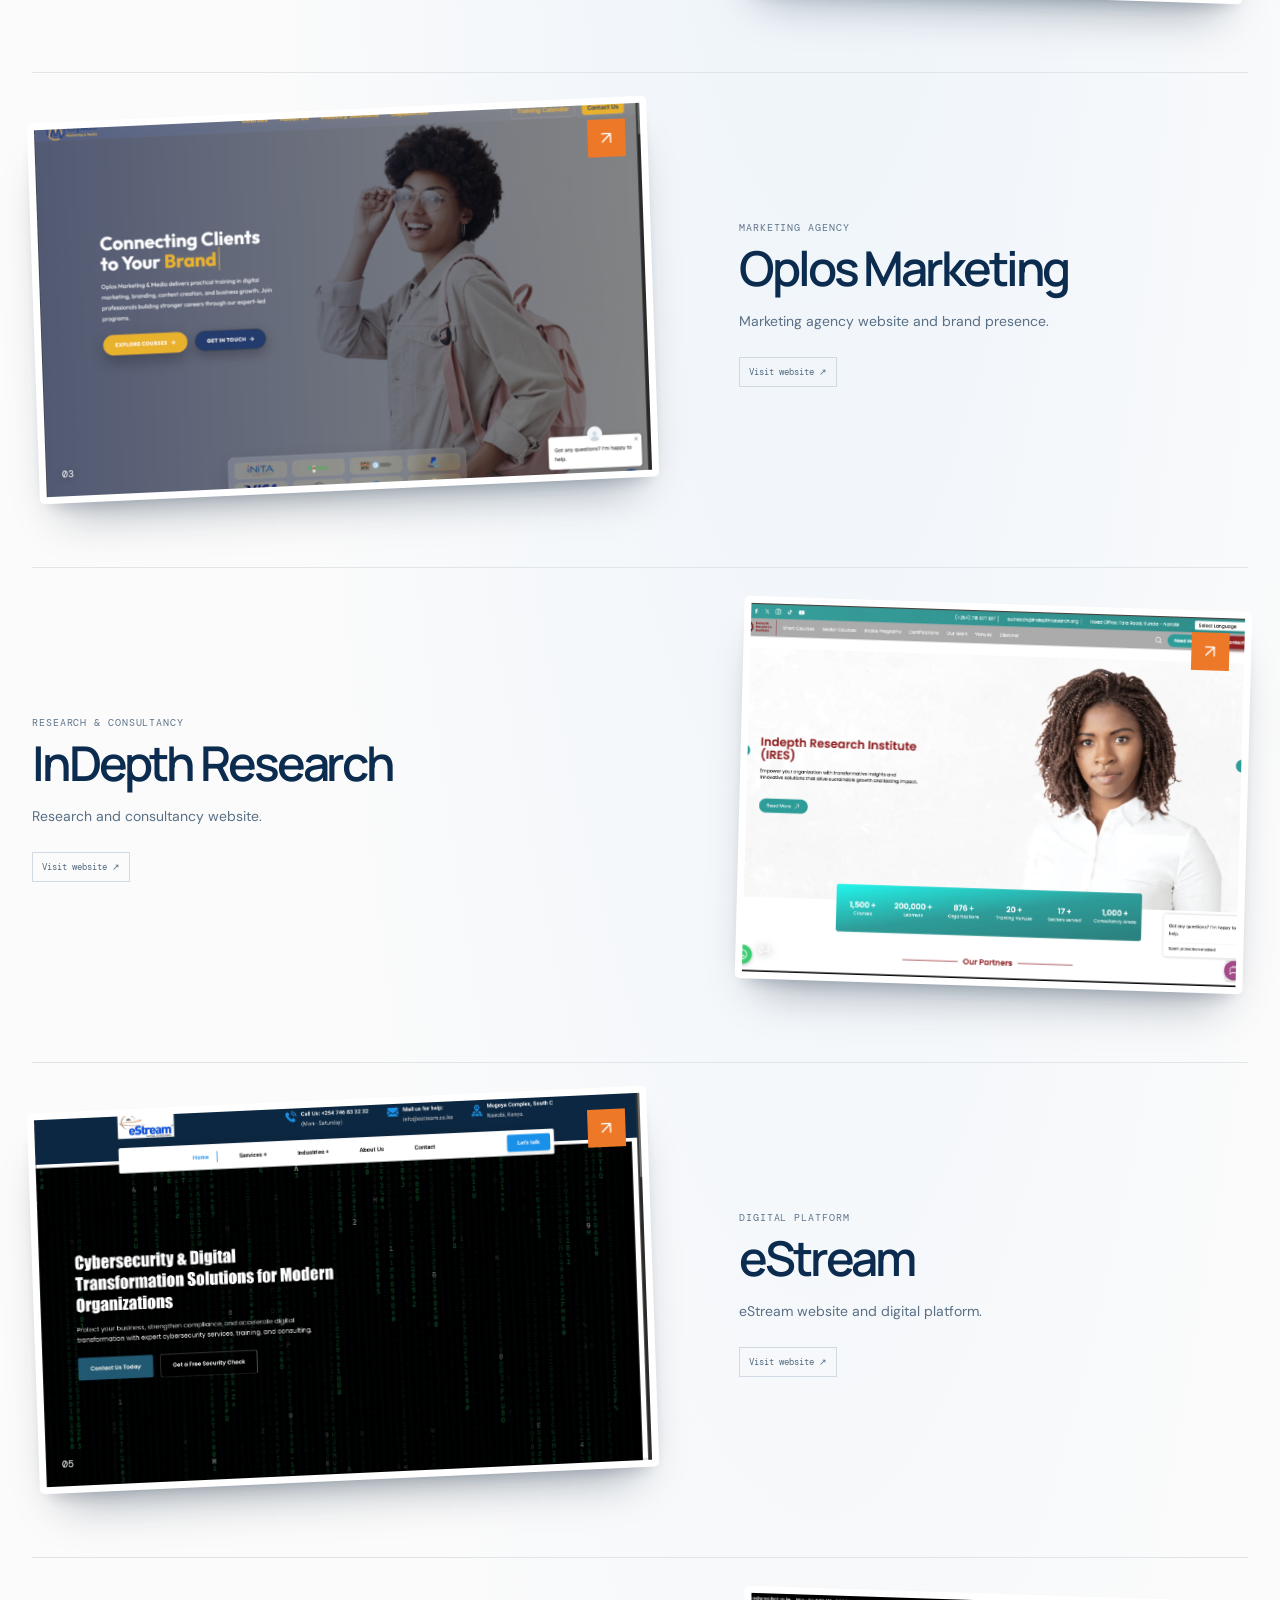
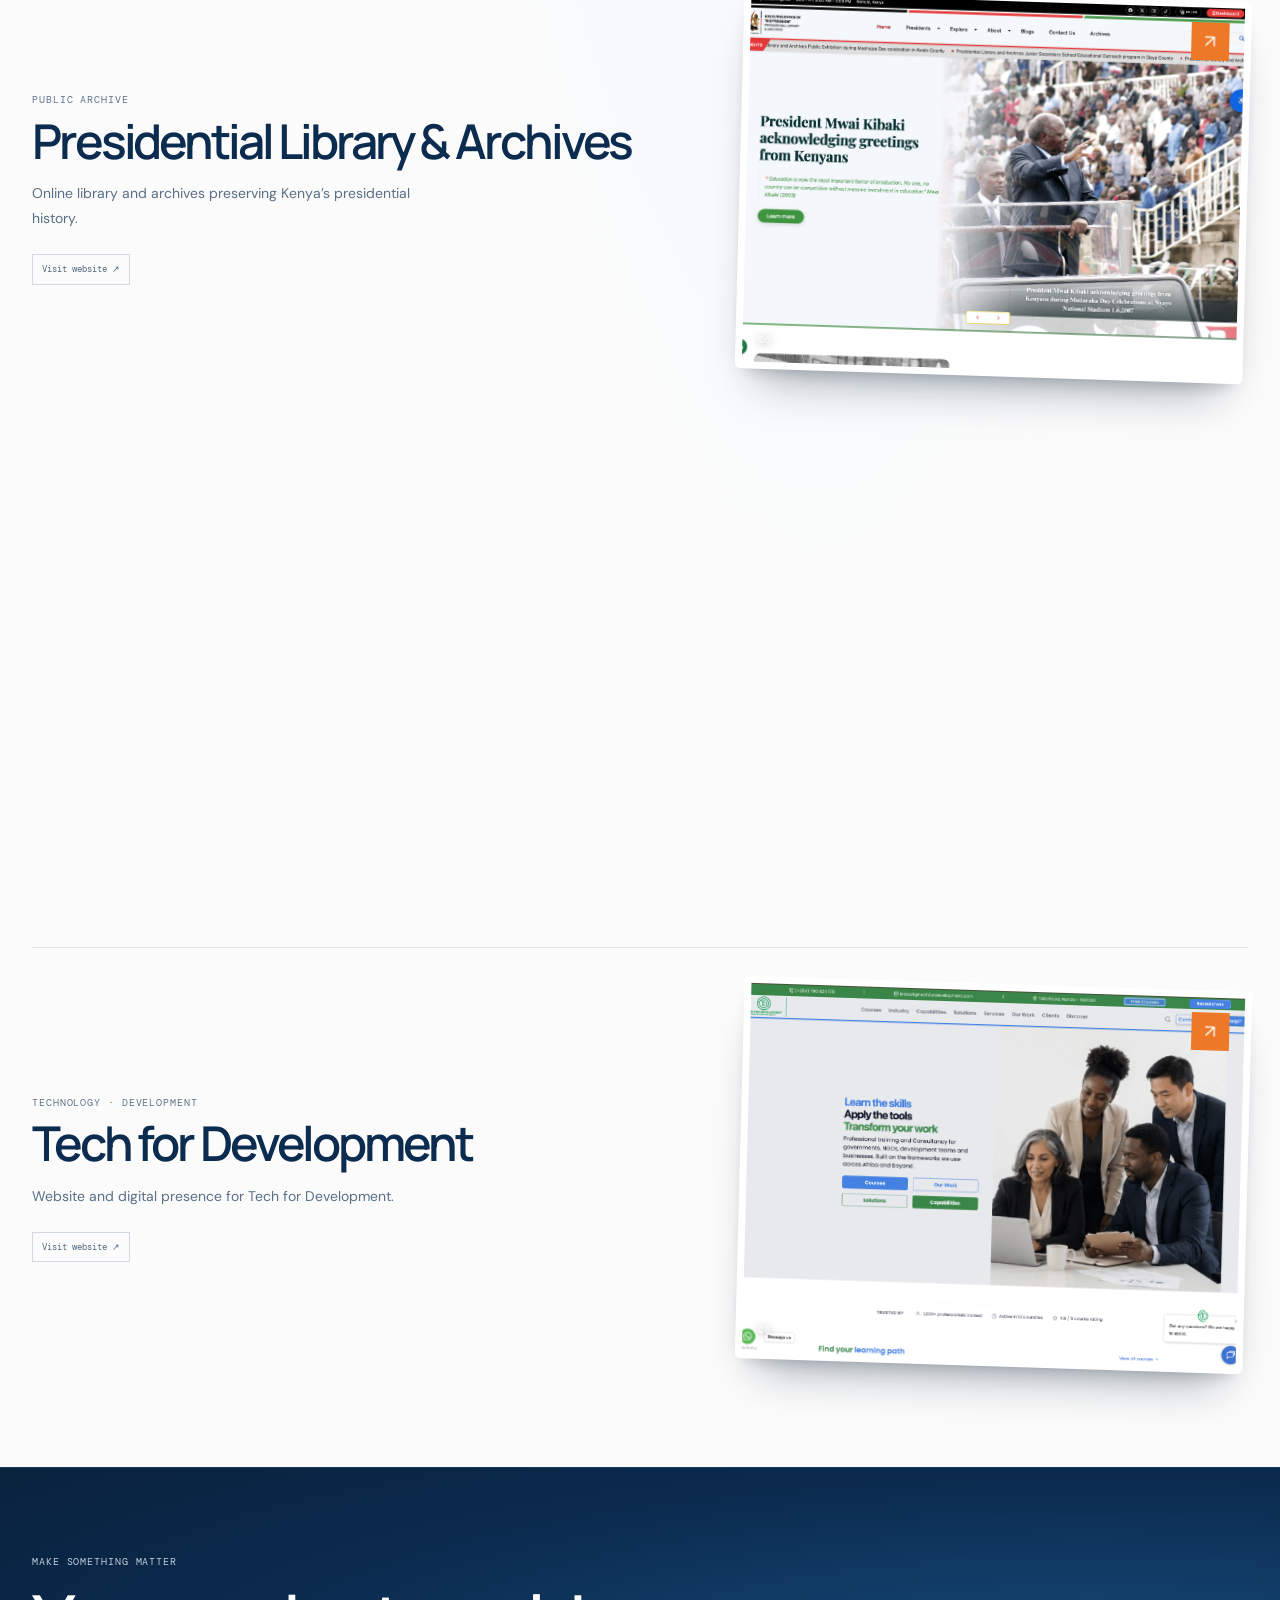
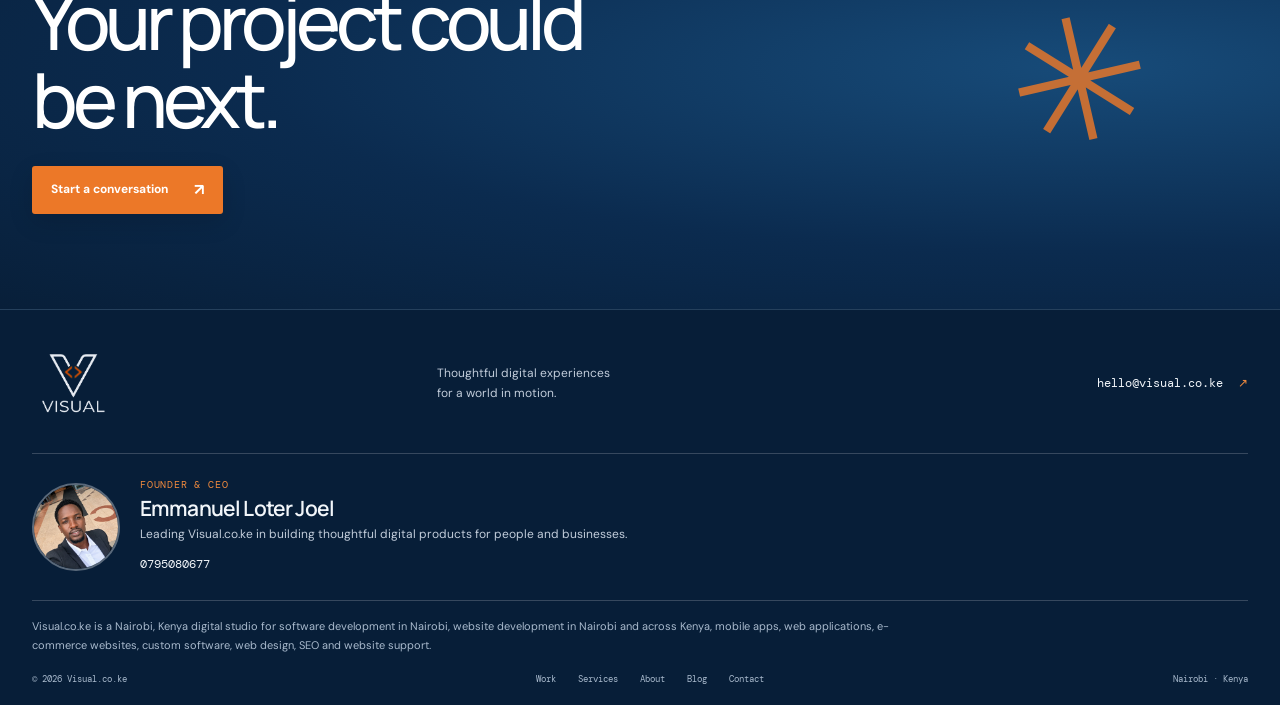
<file: work.html>
<!doctype html>
<html lang="en"><head><meta charset="utf-8"><meta name="viewport" content="width=device-width, initial-scale=1"><meta name="description" content="Selected web design and application projects by Visual.co.ke."><title>Our work — Visual</title><link rel="preconnect" href="https://fonts.googleapis.com"><link rel="preconnect" href="https://fonts.gstatic.com" crossorigin><link href="https://fonts.googleapis.com/css2?family=DM+Mono:wght@400;500&family=DM+Sans:wght@400;500;600;700&family=Manrope:wght@400;500;600;700;800&display=swap" rel="stylesheet"><style>
:root{--paper:#f5f4ef;--white:#fffefa;--ink:#172520;--muted:#68736c;--line:#d9ddd5;--green:#294b3a;--lime:#d5f16a;--orange:#f2784b;--serif:'Manrope',sans-serif;--sans:'DM Sans',sans-serif;--mono:'DM Mono',monospace;--max:1240px}
*{box-sizing:border-box}html{scroll-behavior:smooth;scroll-padding-top:90px}body{margin:0;background:var(--paper);color:var(--ink);font-family:var(--sans);font-size:16px;line-height:1.6;-webkit-font-smoothing:antialiased}img{display:block;max-width:100%}a{color:inherit;text-decoration:none}button,input,select,textarea{font:inherit}::selection{background:var(--lime);color:var(--ink)}.wrap{width:min(var(--max),calc(100% - 64px));margin-inline:auto}.skip-link{position:absolute;z-index:20;left:18px;top:12px;transform:translateY(-160%);padding:12px 18px;background:var(--ink);color:white}.skip-link:focus{transform:translateY(0)}
.site-header{position:relative;z-index:5;background:var(--paper)}.nav-wrap{min-height:88px;display:flex;align-items:center;justify-content:space-between;border-bottom:1px solid var(--line)}.brand{display:inline-flex;align-items:center;gap:10px;font-family:var(--serif);font-weight:800;font-size:20px;letter-spacing:-1px}.brand-mark{display:grid;place-items:center;width:36px;height:36px;border-radius:50%;background:var(--orange);color:white;font-size:20px;letter-spacing:-2px}.brand-domain{color:#778078;font-weight:500}.main-nav{display:flex;gap:36px;font-size:13px;font-weight:600;color:#4d5a52}.main-nav a{padding:8px 0;transition:color .2s}.main-nav a:hover,.main-nav a[aria-current=page]{color:var(--orange)}.nav-cta{display:inline-flex;align-items:center;gap:14px;padding:12px 16px;border:1px solid #aab2a8;border-radius:3px;font-size:12px;font-weight:700;transition:background .2s,color .2s,border-color .2s}.nav-cta span{font-size:16px}.nav-cta:hover{background:var(--ink);color:white;border-color:var(--ink)}
.hero{display:grid;grid-template-columns:.94fr 1.06fr;gap:7%;align-items:center;padding-top:70px;padding-bottom:96px;min-height:630px}.hero-copy{position:relative;padding:22px 0 74px}.kicker,.eyebrow{font-family:var(--mono);font-size:10px;letter-spacing:.09em;text-transform:uppercase;color:#69746d}.kicker{display:flex;align-items:center;gap:10px;margin:0 0 24px}.pulse{display:inline-block;width:8px;height:8px;background:var(--orange);border-radius:50%;box-shadow:0 0 0 4px #f2784b20}.hero h1,.page-hero h1,.thanks h1{font-family:var(--serif);font-weight:600;font-size:clamp(54px,7.1vw,94px);line-height:.99;letter-spacing:-.075em;margin:0;color:var(--ink)}.ink-accent{color:var(--green)}.hero-lede{max-width:460px;margin:26px 0 30px;color:#657168;font-size:16px;line-height:1.8}.button-row{display:flex;align-items:center;gap:27px}.button{display:inline-flex;justify-content:center;align-items:center;gap:26px;min-height:48px;padding:0 19px;border:0;border-radius:3px;font-size:12px;font-weight:700;transition:transform .2s,background .2s}.button:hover{transform:translateY(-2px)}.button span{font-size:16px}.button-dark{background:var(--ink);color:white}.button-dark:hover{background:var(--green)}.button-lime{background:var(--lime);color:var(--ink)}.button-lime:hover{background:#e1ff7c}.text-link{display:inline-flex;align-items:center;gap:12px;font-size:12px;font-weight:700;border-bottom:1px solid #89948b;padding:0 0 6px;transition:gap .2s,color .2s}.text-link:hover{gap:18px;color:var(--green)}.text-link span{font-size:17px}.hero-note{position:absolute;left:0;bottom:0;display:flex;gap:12px;align-items:center;font-family:var(--mono);font-size:9px;line-height:1.7;color:#717d74;text-transform:uppercase;letter-spacing:.04em}.note-line{height:1px;width:31px;background:var(--orange)}
.hero-art{position:relative;min-width:0}.hero-art>img{width:100%;height:470px;object-fit:cover;border-radius:2px 100px 2px 2px;filter:saturate(.8)}.hero-art:after{content:"";position:absolute;inset:0;border-radius:2px 100px 2px 2px;background:linear-gradient(135deg,#264d3b1c,transparent 58%);pointer-events:none}.art-stamp{position:absolute;z-index:1;left:-49px;top:54px;width:146px;height:146px;background:var(--lime);border-radius:50%;display:flex;flex-direction:column;justify-content:center;padding:20px 23px;transform:rotate(-9deg);font-family:var(--mono);font-size:9px;line-height:1.4;text-transform:uppercase}.art-stamp strong{font-family:var(--serif);font-size:13px;line-height:1.1;margin-top:7px;letter-spacing:.02em}.art-stamp i{position:absolute;right:19px;bottom:18px;font-style:normal;font-size:15px}.art-caption{position:absolute;z-index:1;left:22px;bottom:22px;display:flex;align-items:center;gap:11px;background:var(--white);padding:12px 15px;font-size:10px;font-weight:700}.art-index{position:absolute;right:0;top:-26px;font-family:var(--mono);font-size:9px;color:#79847b}
.proof-band{background:#e9ebe3;border-block:1px solid #dce0d6}.proof-inner{min-height:92px;display:grid;grid-template-columns:1fr 2fr 1fr;align-items:center;gap:20px}.proof-inner p{font-family:var(--mono);font-size:9px;text-transform:uppercase;letter-spacing:.08em;color:#68736b}.proof-inner>div{display:flex;align-items:center;justify-content:center;gap:25px;font-family:var(--serif);font-size:17px;font-weight:700}.proof-inner b{color:var(--orange);font-family:var(--sans);font-size:18px}.proof-inner .proof-right{text-align:right}
.section{padding-block:105px 95px}.section-top{display:flex;align-items:flex-end;justify-content:space-between;gap:30px;margin-bottom:42px}.eyebrow{margin:0 0 13px}.eyebrow span{color:#abb3a9}.section-top h2,.process-section h2,.values-section h2{font-family:var(--serif);font-size:clamp(34px,4vw,51px);line-height:1.08;letter-spacing:-.06em;font-weight:600;margin:0}.feature-grid{display:grid;grid-template-columns:1.15fr .85fr;column-gap:50px;row-gap:44px;align-items:start}.feature-card{display:block;min-width:0}.feature-image{position:relative;overflow:hidden;background:#e0e3da}.feature-image img{width:100%;height:320px;object-fit:cover;transition:transform .6s cubic-bezier(.2,.7,.2,1);filter:saturate(.84)}.feature-card:hover img,.portfolio-item:hover img{transform:scale(1.035)}.feature-large .feature-image img{height:390px}.image-arrow{position:absolute;right:15px;top:15px;width:38px;height:38px;display:grid;place-items:center;background:var(--lime);font-size:18px;transition:transform .2s}.feature-card:hover .image-arrow,.portfolio-image:hover .image-arrow{transform:rotate(45deg)}.feature-meta{display:flex;justify-content:space-between;align-items:flex-end;gap:14px;padding-top:16px}.tag{font-family:var(--mono);font-size:9px;color:#79847b;text-transform:uppercase;letter-spacing:.08em}.feature-meta h3{font-family:var(--serif);font-size:21px;letter-spacing:-.045em;margin:4px 0 0}.feature-meta>p{font-family:var(--mono);font-size:9px;color:#778078;margin:0 0 3px;text-align:right}.work-aside{align-self:center;padding:35px 6%}.big-asterisk{display:block;color:var(--orange);font-size:54px;line-height:1}.work-aside p{max-width:220px;font-family:var(--serif);font-size:23px;line-height:1.3;letter-spacing:-.04em;margin:22px 0}.image-disclaimer{font-size:10px;color:#7e877f;margin-top:28px}.services-teaser{background:var(--green);color:white;padding:100px 0}.teaser-grid{display:grid;grid-template-columns:.9fr 1.1fr;gap:9%;align-items:center}.services-teaser .eyebrow{color:#bec9bc}.services-teaser .eyebrow span{color:#87998a}.teaser-grid h2{font-family:var(--serif);font-size:clamp(42px,5vw,65px);line-height:1.04;letter-spacing:-.07em;font-weight:600;margin:0 0 22px}.outline-text{color:transparent;-webkit-text-stroke:1px #c9d4c6}.body-copy{max-width:390px;color:#d1d9d1;font-size:14px;line-height:1.8;margin:0 0 28px}.teaser-list{border-top:1px solid #ffffff3b}.teaser-list a{display:grid;grid-template-columns:44px 1fr 20px;gap:12px;align-items:center;border-bottom:1px solid #ffffff3b;padding:21px 0;transition:padding .2s}.teaser-list a:hover{padding-inline:8px}.teaser-list span{font-family:var(--mono);font-size:10px;color:#c0cbbf}.teaser-list strong{font-family:var(--serif);font-size:18px;font-weight:500}.teaser-list i{font-style:normal;color:var(--lime)}
.manifesto{padding-block:104px}.manifesto-grid{display:grid;grid-template-columns:1.1fr .6fr;gap:11%;align-items:end}.manifesto h2{font-family:var(--serif);font-size:clamp(39px,5.5vw,68px);line-height:1.08;letter-spacing:-.07em;font-weight:500;margin:0}.manifesto h2 span{color:var(--green)}.manifesto-grid>div p{font-size:14px;color:#6d786f;line-height:1.9;margin:0 0 23px}.cta-block{background:var(--ink);color:white;overflow:hidden}.cta-inner{position:relative;padding-block:86px 95px}.cta-inner .eyebrow{color:#bdc8bd}.cta-inner h2{font-family:var(--serif);font-size:clamp(42px,6vw,76px);letter-spacing:-.07em;line-height:1.02;font-weight:500;margin:0 0 28px}.cta-doodle{position:absolute;right:8%;top:18%;font-size:170px;color:#f2784b;opacity:.9;transform:rotate(-13deg)}.site-footer{background:#111c18;color:#e9eee8;padding:38px 0 18px}.footer-top{display:grid;grid-template-columns:1fr 1fr 1fr;align-items:center;padding-bottom:34px;border-bottom:1px solid #ffffff30}.brand-light .brand-domain{color:#9da99e}.brand-light .brand-mark{background:var(--orange)}.footer-top>p{font-size:12px;color:#b7c1b7;line-height:1.6}.footer-contact{justify-self:end;font-family:var(--mono);font-size:12px}.footer-contact span{color:var(--lime);margin-left:8px}.footer-bottom{display:flex;justify-content:space-between;align-items:center;padding-top:18px;font-family:var(--mono);font-size:9px;color:#a2ada2}.footer-bottom nav{display:flex;gap:22px}.footer-bottom a:hover{color:var(--lime)}
/* Interior pages */
.page-hero{padding-top:85px;padding-bottom:42px}.page-hero .kicker{margin-bottom:26px}.page-hero h1{font-size:clamp(56px,7.5vw,98px)}.page-hero .hero-lede{max-width:520px;margin-top:25px}.page-hero-foot{display:flex;justify-content:space-between;max-width:760px;margin-top:48px;padding:15px 0;border-top:1px solid var(--line);font-family:var(--mono);font-size:9px;text-transform:uppercase;letter-spacing:.08em;color:#7b867d}.portfolio{padding-top:35px;padding-bottom:25px}.portfolio-item{display:grid;grid-template-columns:1.1fr .9fr;gap:7%;align-items:center;padding:35px 0 75px;scroll-margin-top:30px}.portfolio-item+.portfolio-item{border-top:1px solid var(--line)}.portfolio-offset .portfolio-image{grid-column:2;grid-row:1}.portfolio-offset .portfolio-info{grid-column:1;grid-row:1}.portfolio-image{position:relative;display:block;overflow:hidden;background:#e2e5dc}.portfolio-image img{width:100%;height:370px;object-fit:cover;transition:transform .6s;filter:saturate(.84)}.portfolio-number{position:absolute;left:16px;bottom:14px;color:white;font-family:var(--mono);font-size:10px;text-shadow:0 1px 4px #0008}.portfolio-info h2{font-family:var(--serif);font-size:clamp(31px,4vw,48px);line-height:1.05;letter-spacing:-.065em;margin:5px 0 15px;font-weight:600}.portfolio-info p{max-width:410px;color:#69746c;font-size:14px;line-height:1.8}.portfolio-facts{display:flex;flex-wrap:wrap;gap:8px;margin-top:23px}.portfolio-facts span{border:1px solid #cbd1c7;padding:7px 9px;font-family:var(--mono);font-size:9px;color:#68736b}.portfolio+.image-disclaimer{margin-top:0;margin-bottom:80px}
.service-details{background:#e9ebe3;margin-top:25px}.service-detail{display:grid;grid-template-columns:60px 1fr .85fr;gap:35px;padding:42px 0 48px;border-bottom:1px solid #cdd3c9}.service-index{font-family:var(--mono);font-size:11px;color:var(--orange);padding-top:8px}.service-detail h2{font-family:var(--serif);font-size:clamp(27px,3.4vw,40px);line-height:1.1;letter-spacing:-.06em;font-weight:600;margin:0 0 15px}.service-intro{max-width:390px;color:#69746c;font-size:13px;line-height:1.8;margin:0}.service-includes{padding-top:6px}.service-includes>p{font-family:var(--serif);font-size:15px;line-height:1.5;max-width:360px;margin:0 0 15px}.service-includes ul{padding:0;margin:0;list-style:none;color:#68736b;font-size:11px}.service-includes li{padding:6px 0 6px 17px;position:relative}.service-includes li:before{content:"↗";position:absolute;left:0;color:var(--orange)}.process-section,.values-section{padding:100px 0}.process-section .section-top,.values-section .section-top{align-items:end}.process-blurb{max-width:320px;color:#748077;font-size:13px;line-height:1.8;margin:0}.process-grid{display:grid;grid-template-columns:repeat(4,1fr);gap:22px;margin-top:51px}.process-grid article{border-top:1px solid #bfc8bd;padding-top:17px}.process-grid article>span{font-family:var(--mono);font-size:10px;color:var(--orange)}.process-grid h3{font-family:var(--serif);font-size:19px;letter-spacing:-.04em;margin:21px 0 7px}.process-grid p,.values-grid p{font-size:12px;line-height:1.8;color:#707b72;margin:0}.about-story{display:grid;grid-template-columns:1fr .87fr;gap:9%;align-items:center;padding-top:22px;padding-bottom:105px}.about-image{position:relative;margin:0}.about-image img{width:100%;height:440px;object-fit:cover;border-radius:1px 82px 1px 1px;filter:saturate(.78)}.about-image figcaption{position:absolute;right:0;bottom:0;background:var(--lime);padding:8px 11px;font-family:var(--mono);font-size:8px;text-transform:uppercase}.story-copy h2{font-family:var(--serif);font-size:clamp(33px,4vw,49px);line-height:1.06;letter-spacing:-.065em;font-weight:600;margin:0 0 20px}.story-copy>p:not(.eyebrow){font-size:13px;line-height:1.9;color:#68736b}.story-copy .text-link{margin-top:10px}.values-section{background:#e9ebe3}.values-grid{display:grid;grid-template-columns:repeat(4,1fr);gap:27px;margin-top:48px}.values-grid article{border-top:1px solid #c4ccc1;padding-top:17px}.value-icon{display:grid;place-items:center;width:34px;height:34px;border:1px solid #aeb9ad;color:var(--green);border-radius:50%;font-size:14px}.values-grid h3{font-family:var(--serif);font-size:18px;line-height:1.2;letter-spacing:-.035em;margin:20px 0 10px}.contact-section{display:grid;grid-template-columns:.75fr 1.25fr;gap:9%;padding-top:28px;padding-bottom:110px}.contact-aside{padding:28px;background:#e9ebe3;align-self:start}.contact-aside h2{font-family:var(--serif);font-size:33px;line-height:1.1;letter-spacing:-.06em;margin:0 0 15px}.contact-aside>p:not(.eyebrow){font-size:13px;color:#69746c;line-height:1.8}.contact-aside ul{list-style:none;padding:12px 0 20px;margin:0}.contact-aside li{position:relative;padding:8px 0 8px 18px;border-bottom:1px solid #d3d8d0;color:#58645b;font-size:11px}.contact-aside li:before{position:absolute;left:0;content:"↗";color:var(--orange)}.contact-direct,.contact-location{display:flex;flex-direction:column;gap:5px;padding-top:16px;border-top:1px solid #cbd2c8;margin-top:14px}.contact-direct span,.contact-location span{font-family:var(--mono);font-size:9px;text-transform:uppercase;color:#7b867d}.contact-direct a{font-size:12px;font-weight:700}.contact-location strong{font-family:var(--serif);font-size:16px}.contact-location small{color:#778078;font-size:10px}.contact-form{display:grid;gap:20px}.form-heading{display:flex;justify-content:space-between;align-items:center;margin:0;padding-bottom:13px;border-bottom:1px solid var(--line);font-family:var(--serif);font-size:20px;font-weight:700;letter-spacing:-.04em}.form-heading span{font-family:var(--mono);font-size:9px;font-weight:400;color:#78837a}.form-row{display:grid;grid-template-columns:1fr 1fr;gap:17px}.contact-form label{display:grid;gap:8px;font-size:10px;font-weight:700;color:#58645b}.contact-form input,.contact-form select,.contact-form textarea{width:100%;min-width:0;border:1px solid #cbd2c8;border-radius:2px;background:#fbfaf6;padding:13px 14px;color:var(--ink);font-size:12px;outline:none;transition:border .2s,box-shadow .2s}.contact-form input::placeholder,.contact-form textarea::placeholder{color:#a0a99f}.contact-form textarea{min-height:145px;resize:vertical}.contact-form input:focus,.contact-form select:focus,.contact-form textarea:focus{border-color:var(--green);box-shadow:0 0 0 3px #294b3a20}.contact-form select:invalid{color:#9ba49b}.form-privacy{font-size:10px;line-height:1.7;color:#838d84;margin:-6px 0 0}.contact-form .button{justify-self:start;cursor:pointer}.thanks{padding-block:120px 150px;min-height:65vh}.thanks h1{font-size:clamp(58px,8vw,100px)}.thanks .hero-lede{margin-bottom:28px}
@media(max-width:900px){.wrap{width:min(var(--max),calc(100% - 42px))}.hero{gap:5%;padding-top:55px;min-height:560px}.hero-art>img{height:400px}.hero h1{font-size:clamp(54px,8vw,76px)}.art-stamp{left:-25px;width:120px;height:120px}.feature-grid{column-gap:28px}.feature-image img{height:270px}.feature-large .feature-image img{height:330px}.feature-meta{display:block}.feature-meta>p{text-align:left;margin-top:8px}.portfolio-item{gap:5%}.portfolio-image img{height:310px}.about-story{gap:6%}.about-image img{height:390px}.values-grid{grid-template-columns:repeat(2,1fr)}.contact-section{gap:5%}.service-detail{grid-template-columns:43px 1fr .8fr;gap:20px}}
@media(max-width:650px){html{scroll-padding-top:20px}.wrap{width:calc(100% - 38px)}.nav-wrap{min-height:75px;flex-wrap:wrap;row-gap:0;padding:13px 0}.brand{font-size:18px}.brand-mark{width:32px;height:32px}.main-nav{order:3;width:100%;justify-content:space-between;gap:10px;padding-top:12px;font-size:11px}.nav-cta{padding:9px 11px;font-size:10px;gap:8px}.hero{display:flex;flex-direction:column;align-items:stretch;gap:45px;padding-top:45px;padding-bottom:65px}.hero-copy{padding:0 0 54px}.hero h1,.page-hero h1{font-size:clamp(53px,15vw,78px)}.hero-lede{font-size:14px;line-height:1.75}.hero-art{margin-left:19px}.hero-art>img{height:315px;border-top-right-radius:70px}.art-stamp{top:-25px;left:-20px;width:105px;height:105px;padding:16px}.art-stamp strong{font-size:11px}.art-caption{left:10px;bottom:10px;padding:10px;font-size:8px}.proof-inner{grid-template-columns:1fr 1fr;gap:5px;padding:18px 0}.proof-inner>p{font-size:8px}.proof-inner>div{grid-column:1/-1;grid-row:2;gap:19px;font-size:15px;justify-content:flex-start}.proof-inner .proof-right{text-align:right}.section{padding-block:70px}.section-top{align-items:flex-start;flex-direction:column;margin-bottom:28px;gap:20px}.section-top h2,.process-section h2,.values-section h2{font-size:37px}.feature-grid{grid-template-columns:1fr;row-gap:27px}.feature-large .feature-image img,.feature-image img{height:250px}.feature-meta{display:flex}.feature-meta h3{font-size:18px}.feature-meta>p{font-size:8px;text-align:right}.work-aside{padding:4px 0 0}.work-aside p{font-size:21px;margin:12px 0}.big-asterisk{font-size:38px}.services-teaser{padding:70px 0}.teaser-grid{grid-template-columns:1fr;gap:44px}.teaser-grid h2{font-size:48px}.teaser-list strong{font-size:16px}.manifesto{padding-block:72px}.manifesto-grid{grid-template-columns:1fr;gap:25px}.manifesto h2{font-size:43px}.cta-inner{padding-block:70px}.cta-inner h2{font-size:48px;max-width:440px}.cta-doodle{right:-18px;top:30%;font-size:95px;opacity:.35}.footer-top{grid-template-columns:1fr 1fr;gap:16px}.footer-top>p{grid-column:1/-1;grid-row:2;margin:0}.footer-contact{font-size:10px}.footer-bottom{flex-wrap:wrap;gap:15px}.footer-bottom nav{order:3;width:100%;flex-wrap:wrap;gap:17px}.page-hero{padding-top:58px;padding-bottom:30px}.page-hero .hero-lede{font-size:14px}.page-hero-foot{margin-top:32px;font-size:8px;gap:10px}.portfolio{padding-top:15px}.portfolio-item,.portfolio-offset{display:flex;flex-direction:column;align-items:stretch;gap:19px;padding:26px 0 45px}.portfolio-image img{height:250px}.portfolio-info h2{font-size:36px}.portfolio-info p{margin:8px 0}.portfolio+.image-disclaimer{margin-bottom:55px}.service-detail{grid-template-columns:32px 1fr;gap:8px 12px;padding:28px 0}.service-detail h2{font-size:30px}.service-includes{grid-column:2;padding-top:6px}.process-section,.values-section{padding:70px 0}.process-section .section-top,.values-section .section-top{align-items:flex-start}.process-grid{grid-template-columns:1fr 1fr;gap:25px 17px;margin-top:32px}.process-grid h3{font-size:17px;margin-top:13px}.about-story{grid-template-columns:1fr;gap:30px;padding-top:12px;padding-bottom:72px}.about-image img{height:310px}.story-copy h2{font-size:37px}.values-grid{grid-template-columns:1fr 1fr;gap:25px 17px;margin-top:32px}.values-grid h3{font-size:16px}.contact-section{grid-template-columns:1fr;gap:25px;padding-top:12px;padding-bottom:70px}.contact-aside{padding:23px}.form-row{grid-template-columns:1fr;gap:20px}.form-heading{font-size:17px}.thanks{padding-block:90px 100px;min-height:60vh}}
@media(prefers-reduced-motion:reduce){*,*::before,*::after{scroll-behavior:auto!important;transition:none!important}}

/* Web3 inspired visual direction */
:root{--paper:#03060d;--white:#0b1220;--ink:#f4f7fc;--muted:#9ba8bc;--line:#1a2638;--green:#0d1a2d;--lime:#159aff;--orange:#00c7f5}
body{background:radial-gradient(ellipse at 60% 0%,#0a1d37 0,transparent 36rem),var(--paper);color:var(--ink)}
.site-header{background:rgba(3,6,13,.9);backdrop-filter:blur(16px)}
.nav-wrap{border-color:var(--line)}
.brand-domain{color:#8a9ab1}
.brand-mark{background:linear-gradient(135deg,#22c5ff,#1464ff);color:white;box-shadow:0 0 24px #167dff42}
.main-nav{color:#b3c0d1}.main-nav a:hover,.main-nav a[aria-current=page]{color:#3aaeff}
.nav-cta{border-color:#34445b;color:#eaf2fc}.nav-cta:hover{background:#126ee7;border-color:#126ee7;color:white}
.hero{min-height:660px;padding-top:80px;padding-bottom:90px;gap:6%}
.kicker,.eyebrow{color:#91a3bb}.eyebrow span{color:#53637a}.pulse{background:#13bdf7;box-shadow:0 0 0 4px #13bdf724,0 0 18px #14bbff}
.hero h1,.page-hero h1,.thanks h1{color:#f6f8fd;letter-spacing:-.08em}
.ink-accent{color:#238cff;background:linear-gradient(100deg,#29ccff,#1675ff 75%);-webkit-background-clip:text;background-clip:text;-webkit-text-fill-color:transparent}
.hero-lede{color:#a3b0c2}
.button-dark{background:#167ff2;color:white;box-shadow:0 7px 26px #056de333}.button-dark:hover{background:#2797ff}
.text-link{border-color:#38495e;color:#e6edf7}.text-link:hover{color:#40baff}
.hero-note{color:#8495ad}.note-line{background:#19a5ff}
.hero-art{isolation:isolate;min-height:470px;background:radial-gradient(ellipse at 70% 60%,#063e7b 0,#07162b 47%,transparent 75%)}
.hero-art>img{position:absolute;inset:0;width:100%;height:100%;object-fit:cover;object-position:right center;border-radius:2px 96px 2px 2px;filter:saturate(1.12) contrast(1.06);mask-image:linear-gradient(90deg,transparent 31%,#000 42%);-webkit-mask-image:linear-gradient(90deg,transparent 31%,#000 42%)}
.hero-art:after{z-index:0;opacity:.45;background:linear-gradient(90deg,var(--paper) 2%,transparent 65%),linear-gradient(0deg,#03060d88,transparent 43%)}
.art-caption{background:#0b1729e8;color:#d9eaff;border:1px solid #2b4969}.art-caption .pulse{background:#27b9ff}.art-index{color:#69809d;z-index:1}
.proof-band{background:#080f1b;border-color:#1a2638}.proof-inner p{color:#8495ad}.proof-inner>div{color:#e3eaf5}.proof-inner b{color:#20b9ff}
.section-top h2,.process-section h2,.values-section h2{color:#f3f6fb}
.tag,.feature-meta>p{color:#94a5bc}.feature-image{background:#0d1b2d}.feature-image img,.portfolio-image img{filter:saturate(.9) contrast(1.06)}.image-arrow{background:#138ef4;color:#fff}
.feature-meta h3{color:#f1f5fc}.work-aside p{color:#e8effa}.big-asterisk{color:#20b7ff}.image-disclaimer{color:#8392a8}
.services-teaser{background:linear-gradient(125deg,#071426,#0b1c35 62%,#07101f);border-block:1px solid #14253d}.services-teaser .eyebrow{color:#93a9c5}.services-teaser .eyebrow span{color:#536b8a}.outline-text{-webkit-text-stroke-color:#4373a8}.body-copy{color:#a5b3c7}.button-lime{background:#168bfa;color:white;box-shadow:0 8px 30px #137de633}.button-lime:hover{background:#35a5ff}.teaser-list{border-color:#263850}.teaser-list a{border-color:#263850}.teaser-list span{color:#8da2be}.teaser-list i{color:#31baff}
.manifesto h2{color:#f1f5fc}.manifesto h2 span{color:#3fa9ff}.manifesto-grid>div p{color:#9ba9bc}
.cta-block{background:radial-gradient(ellipse at 85% 45%,#0c3362,#07101e 54%,#050910);border-top:1px solid #14243a}.cta-inner .eyebrow{color:#96abc5}.cta-doodle{color:#168bfa;opacity:.55}
.site-footer{background:#02050b;color:#e8eff8;border-top:1px solid #172339}.brand-light .brand-domain{color:#8294ad}.footer-top>p{color:#93a1b6}.footer-contact{color:#e1eaf5}.footer-contact span{color:#2daaff}.footer-bottom{color:#8292a8}.footer-bottom a:hover{color:#33b7ff}
.page-hero .hero-lede{color:#a3b0c2}.page-hero-foot{border-color:#1a2638;color:#8495ad}
.portfolio-item+.portfolio-item{border-color:#1a2638}.portfolio-image{background:#0c1728}.portfolio-info h2{color:#f2f6fc}.portfolio-info p{color:#a2aec0}.portfolio-facts span{border-color:#263850;color:#a7b5c8}
.portfolio-number{text-shadow:0 1px 8px #000}
.service-details,.values-section{background:#080f1b}.service-detail{border-color:#1b2a3d}.service-index{color:#27aaff}.service-intro,.service-includes ul,.process-blurb,.process-grid p,.values-grid p{color:#9aa9bd}.service-includes>p{color:#e0e9f5}.service-includes li:before{color:#26afff}
.process-grid article,.values-grid article{border-color:#263750}.process-grid article>span{color:#2baaff}.process-grid h3,.values-grid h3{color:#eaf1fa}.value-icon{border-color:#345273;color:#49b6ff}
.about-image img{filter:saturate(.8) contrast(1.06)}.about-image figcaption{background:#137fe8;color:white}.story-copy h2{color:#f1f5fb}.story-copy>p:not(.eyebrow){color:#a0aec0}
.contact-aside{background:#091321;border:1px solid #1d2b40}.contact-aside h2{color:#f0f5fc}.contact-aside>p:not(.eyebrow){color:#a0aec0}.contact-aside li{border-color:#1c2a3c;color:#aab8ca}.contact-aside li:before{color:#2aaeff}.contact-direct,.contact-location{border-color:#25354c}.contact-direct span,.contact-location span,.contact-location small{color:#92a2b8}.contact-direct a,.contact-location strong{color:#edf3fb}
.form-heading{border-color:#25344a;color:#edf3fb}.form-heading span{color:#91a1b7}.contact-form label{color:#b9c6d8}.contact-form input,.contact-form select,.contact-form textarea{border-color:#27364b;background:#080f1a;color:#edf4fc}.contact-form input::placeholder,.contact-form textarea::placeholder{color:#718199}.contact-form input:focus,.contact-form select:focus,.contact-form textarea:focus{border-color:#238eff;box-shadow:0 0 0 3px #238eff2b}.contact-form select:invalid{color:#718199}.form-privacy{color:#8392a8}
@media(max-width:650px){.hero{padding-top:52px}.hero-art{min-height:310px;background:radial-gradient(ellipse at 70% 52%,#064b8b 0,#07162b 48%,transparent 79%)}.hero-art>img{mask-image:linear-gradient(90deg,transparent 30%,#000 43%);-webkit-mask-image:linear-gradient(90deg,transparent 30%,#000 43%)}.proof-band{background:#080f1b}.services-teaser{background:linear-gradient(145deg,#081426,#0b1d37)}.manifesto h2{color:#f1f5fc}}

/* Visual identity: deep navy, warm orange, and the supplied Visual logo */
:root{--paper:#fbfbfb;--white:#fff;--ink:#0b2b4f;--muted:#53677c;--line:#e0e5e9;--green:#153d64;--lime:#ec7828;--orange:#ec7828}
body{background:radial-gradient(ellipse at 64% 0%,#e8f1fa 0,transparent 38rem),var(--paper);color:var(--ink)}
.site-header{background:rgba(251,251,251,.94)}
.brand-image{display:block;width:82px;height:auto}
.brand-mark{background:#0b2b4f;box-shadow:none}
.main-nav{color:#52677e}.main-nav a:hover,.main-nav a[aria-current=page]{color:#e87524}
.nav-cta{border-color:#b8c4d0;color:#0b2b4f}.nav-cta:hover{background:#0b2b4f;border-color:#0b2b4f;color:#fff}
.hero h1,.page-hero h1,.thanks h1{color:#0b2b4f}
.ink-accent{background:linear-gradient(100deg,#f29542,#e76f20 78%);-webkit-background-clip:text;background-clip:text;-webkit-text-fill-color:transparent}
.hero-lede{color:#53677c}.kicker,.eyebrow{color:#60758a}.eyebrow span{color:#aab6c2}.pulse{background:#ec7828;box-shadow:0 0 0 4px #ec782826,0 0 14px #ec782850}
.button-dark{background:#0b2b4f;color:#fff;box-shadow:0 7px 24px #0b2b4f24}.button-dark:hover{background:#174978}
.text-link{border-color:#b6c2cd;color:#0b2b4f}.text-link:hover{color:#e87524}
.hero-note{color:#63778b}.note-line{background:#ec7828}
.hero-art{background:radial-gradient(ellipse at 72% 56%,#164c7c 0,#0b2b4f 49%,transparent 78%)}
.hero-art:after{background:linear-gradient(90deg,var(--paper) 2%,transparent 65%),linear-gradient(0deg,#061b31aa,transparent 43%)}
.art-caption{background:#0b2b4feF;color:#f3f6fa;border-color:#486782}.art-caption .pulse{background:#f28a39}.art-index{color:#7188a0}
.proof-band{background:#eef3f7;border-color:#e0e5e9}.proof-inner p{color:#61758a}.proof-inner>div{color:#0b2b4f}.proof-inner b{color:#ec7828}
.section-top h2,.process-section h2,.values-section h2{color:#0b2b4f}
.tag,.feature-meta>p{color:#657a8e}.feature-image{background:#e7edf2}.feature-image img,.portfolio-image img{filter:saturate(.82) contrast(1.02)}.image-arrow{background:#ec7828;color:#fff}
.feature-meta h3{color:#0b2b4f}.work-aside p{color:#0b2b4f}.big-asterisk{color:#ec7828}.image-disclaimer{color:#728398}
.services-teaser{background:linear-gradient(125deg,#0b2b4f,#123c66 62%,#092441);border-color:#173d61}.services-teaser .eyebrow{color:#c0ccda}.services-teaser .eyebrow span{color:#8098af}.outline-text{-webkit-text-stroke-color:#d6e0ea}.body-copy{color:#d1dce7}.button-lime{background:#ec7828;color:#fff;box-shadow:0 8px 25px #0002}.button-lime:hover{background:#f18e44}.teaser-list,.teaser-list a{border-color:#ffffff42}.teaser-list span{color:#aabbd0}.teaser-list i{color:#f3a263}
.manifesto h2{color:#0b2b4f}.manifesto h2 span{color:#e87524}.manifesto-grid>div p{color:#5f7388}
.cta-block{background:radial-gradient(ellipse at 85% 45%,#174b79,#0b2b4f 54%,#081f39);border-color:#123a62}.cta-inner .eyebrow{color:#c1cfdd}.cta-doodle{color:#ec7828;opacity:.82}
.site-footer{background:#071e38;color:#f2f6fa;border-color:#25405c}.footer-top>p{color:#c1ccda}.footer-contact{color:#f2f6fa}.footer-contact span{color:#f08a3e}.footer-bottom{color:#a9bacd}.footer-bottom a:hover{color:#f5a05b}
.page-hero .hero-lede{color:#53677c}.page-hero-foot{border-color:#e0e5e9;color:#687d91}
.portfolio-item+.portfolio-item{border-color:#e0e5e9}.portfolio-image{background:#e7edf2}.portfolio-info h2{color:#0b2b4f}.portfolio-info p{color:#596f85}.portfolio-facts span{border-color:#d1dae2;color:#536a80}
.portfolio-number{text-shadow:0 1px 8px #0008}
.service-details,.values-section{background:#eef3f7}.service-detail{border-color:#d8e0e6}.service-index{color:#e87524}.service-intro,.service-includes ul,.process-blurb,.process-grid p,.values-grid p{color:#5a7085}.service-includes>p{color:#0b2b4f}.service-includes li:before{color:#e87524}
.process-grid article,.values-grid article{border-color:#d0dae2}.process-grid article>span{color:#e87524}.process-grid h3,.values-grid h3{color:#0b2b4f}.value-icon{border-color:#b9c8d5;color:#e87524}
.about-image img{filter:saturate(.8) contrast(1.02)}.about-image figcaption{background:#ec7828;color:white}.story-copy h2{color:#0b2b4f}.story-copy>p:not(.eyebrow){color:#596f85}
.contact-aside{background:#eef3f7;border-color:#dce4ea}.contact-aside h2{color:#0b2b4f}.contact-aside>p:not(.eyebrow){color:#5a7085}.contact-aside li{border-color:#d5dee6;color:#53697e}.contact-aside li:before{color:#e87524}.contact-direct,.contact-location{border-color:#d0dae2}.contact-direct span,.contact-location span,.contact-location small{color:#687d91}.contact-direct a,.contact-location strong{color:#0b2b4f}
.form-heading{border-color:#d6dfe6;color:#0b2b4f}.form-heading span{color:#687d91}.contact-form label{color:#3d5873}.contact-form input,.contact-form select,.contact-form textarea{border-color:#cbd6df;background:#fff;color:#0b2b4f}.contact-form input::placeholder,.contact-form textarea::placeholder{color:#9aa9b7}.contact-form input:focus,.contact-form select:focus,.contact-form textarea:focus{border-color:#ec7828;box-shadow:0 0 0 3px #ec782826}.contact-form select:invalid{color:#8495a5}.form-privacy{color:#77899b}
@media(max-width:650px){.proof-band{background:#eef3f7}.services-teaser{background:linear-gradient(145deg,#0b2b4f,#123c66)}.manifesto h2{color:#0b2b4f}.brand-image{width:72px}}

/* The transparent brand artwork is the homepage hero visual. */
.hero-art{display:flex;align-items:center;justify-content:center;background:none;min-height:470px}
.hero-art>img{position:relative;inset:auto;display:block;width:100%;height:470px;object-fit:contain;object-position:center;border-radius:0;filter:none;mask-image:none;-webkit-mask-image:none}
.hero-art:after,.hero-art .art-caption,.hero-art .art-index{display:none}
@media(max-width:650px){.hero-art{min-height:300px}.hero-art>img{height:300px}}
.hero-art{position:relative;display:block;overflow:hidden;min-height:470px}
.hero-art>img{position:absolute;inset:50% -4% auto auto;display:block;width:165%;height:auto;max-width:none;object-fit:contain;object-position:right center;transform:translateY(-50%);border-radius:0;filter:none;mask-image:none;-webkit-mask-image:none}
@media(max-width:650px){.hero-art{min-height:320px}.hero-art>img{width:165%;height:auto;inset:auto -8% 0 auto}}
.hero-art>img{inset:auto -8% 0 auto;transform:none}

/* Let the hero artwork grow and bleed to the viewport's right edge. */
.hero-art{flex:1 1 520px;overflow:visible;width:calc(100% + max(32px,calc(50vw - 620px)));height:520px;min-height:520px;margin-right:min(-32px,calc(620px - 50vw))}
.hero-art>img{height:120%;width:auto;inset:auto 0 0 auto;transform:none}
@media(max-width:900px){.hero-art{flex-basis:100%;width:calc(100% + max(21px,calc(50vw - 620px)));margin-right:min(-21px,calc(620px - 50vw))}}
@media(max-width:650px){.hero-art{height:320px;min-height:320px;width:calc(100% + max(19px,calc(50vw - 620px)));margin-right:min(-19px,calc(620px - 50vw))}.hero-art>img{height:120%;inset:auto 0 0 auto}}

/* Responsive layout refinements across every page */
.hero-copy{padding:0}
@media(min-width:1500px){
  :root{--max:1440px}
  .wrap{width:min(var(--max),calc(100% - 120px))}
  .hero-art{width:calc(100% + max(32px,calc(50vw - 720px)));margin-right:min(-32px,calc(720px - 50vw));height:600px;min-height:600px}
  .hero-art>img{height:120%}
  .hero{min-height:760px;gap:6%;padding-block:100px 110px}
  .hero h1{font-size:clamp(96px,7vw,128px)}
  .page-hero{padding-top:110px;padding-bottom:60px}
  .section{padding-block:130px 115px}
  .feature-image img{height:390px}.feature-large .feature-image img{height:470px}
  .portfolio-image img{height:440px}
}
@media(min-width:901px) and (max-width:1199px){
  .hero{grid-template-columns:.9fr 1.1fr;gap:4%;min-height:600px;padding-top:60px;padding-bottom:75px}
  .hero h1{font-size:clamp(58px,6.5vw,82px)}
  .hero-art{height:480px;min-height:480px}
  .hero-art>img{height:120%}
  .feature-grid{column-gap:32px}
  .portfolio-item{gap:5%}
  .service-detail{grid-template-columns:45px 1fr .9fr;gap:24px}
  .contact-section{gap:5%}
}
@media(max-width:900px){
  .hero{grid-template-columns:1fr;gap:12px;min-height:0;padding-top:58px;padding-bottom:55px}
  .hero-copy{max-width:680px;padding:0 0 68px}
  .hero h1{font-size:clamp(58px,9vw,82px)}
  .hero-art{height:clamp(370px,56vw,500px);min-height:clamp(370px,56vw,500px)}
  .hero-art>img{height:120%}
  .section{padding-block:82px 76px}
  .feature-grid{column-gap:24px;row-gap:34px}
  .feature-image img{height:280px}.feature-large .feature-image img{height:330px}
  .teaser-grid{gap:5%}
  .service-detail{grid-template-columns:42px 1fr .9fr;gap:20px}
  .about-story{gap:6%}
  .contact-section{gap:5%}
  .portfolio-image img{height:300px}
}
@media(max-width:760px){
  .wrap{width:calc(100% - 40px)}
  .nav-wrap{min-height:76px;gap:12px}
  .main-nav{gap:20px}
  .nav-cta{padding:10px 12px;gap:8px}
  .hero{padding-top:44px}
  .hero-copy{max-width:600px}
  .hero-art{height:clamp(330px,62vw,440px);min-height:clamp(330px,62vw,440px)}
  .section-top{gap:20px}
  .portfolio-item,.portfolio-offset{grid-template-columns:1fr;gap:22px;padding-bottom:52px}
  .portfolio-offset .portfolio-image,.portfolio-offset .portfolio-info{grid-column:1;grid-row:auto}
  .portfolio-offset .portfolio-image{order:0}.portfolio-offset .portfolio-info{order:1}
  .portfolio-image img{height:clamp(270px,52vw,380px)}
  .service-detail{grid-template-columns:38px 1fr;gap:8px 16px}
  .service-includes{grid-column:2;padding-top:3px}
  .process-grid,.values-grid{grid-template-columns:repeat(2,minmax(0,1fr))}
  .about-story{grid-template-columns:1fr;gap:32px;padding-bottom:75px}
  .about-image img{height:clamp(300px,58vw,420px)}
  .contact-section{grid-template-columns:1fr;gap:24px;padding-bottom:76px}
  .contact-aside{padding:24px}
  .teaser-grid{grid-template-columns:1fr;gap:42px}
  .manifesto-grid{grid-template-columns:1fr;gap:24px}
  .footer-top{grid-template-columns:1fr auto;gap:16px}
  .footer-top>p{grid-column:1/-1;grid-row:2;margin:0}
  .footer-bottom{gap:16px}
}
@media(max-width:650px){
  .wrap{width:calc(100% - 38px)}
  .nav-wrap{display:grid;grid-template-columns:1fr auto;grid-template-rows:auto auto;padding:12px 0;gap:9px 10px}
  .nav-wrap>.brand{grid-column:1;grid-row:1}
  .nav-wrap>.nav-cta{grid-column:2;grid-row:1}
  .nav-wrap>.main-nav{grid-column:1/-1;grid-row:2;width:100%;justify-content:space-between;padding-top:3px;gap:8px;font-size:11px}
  .brand-image{width:68px}
  .hero{gap:6px;padding-top:40px;padding-bottom:45px}
  .hero-copy{padding-bottom:62px}
  .hero h1{font-size:clamp(51px,13vw,72px)}
  .hero-lede{font-size:14px;line-height:1.75;margin:19px 0 24px}
  .button-row{gap:18px;flex-wrap:wrap}
  .hero-art{height:320px;min-height:320px}
  .proof-inner{grid-template-columns:1fr 1fr;gap:8px 12px;padding:17px 0}
  .proof-inner>div{grid-column:1/-1;grid-row:2;justify-content:flex-start;gap:15px;font-size:14px}
  .proof-inner p{font-size:8px}
  .section{padding-block:66px 62px}
  .section-top{align-items:flex-start;flex-direction:column;margin-bottom:28px}
  .section-top h2,.process-section h2,.values-section h2{font-size:clamp(32px,9vw,40px)}
  .feature-grid{grid-template-columns:1fr;row-gap:27px}
  .feature-image img,.feature-large .feature-image img{height:clamp(220px,64vw,300px)}
  .feature-meta{display:flex;align-items:flex-end;gap:8px}
  .feature-meta h3{font-size:18px}
  .feature-meta>p{font-size:8px}
  .work-aside{padding:8px 0 0}
  .services-teaser{padding:64px 0}
  .teaser-grid h2{font-size:clamp(40px,11vw,52px)}
  .teaser-list a{grid-template-columns:34px 1fr 18px;padding:17px 0}
  .teaser-list strong{font-size:15px}
  .manifesto{padding-block:65px}
  .manifesto h2{font-size:clamp(37px,10vw,46px)}
  .cta-inner{padding-block:64px}
  .cta-inner h2{font-size:clamp(39px,10vw,51px)}
  .cta-doodle{right:-12px;top:35%;font-size:90px;opacity:.35}
  .footer-top{grid-template-columns:1fr auto}
  .footer-contact{font-size:9px}
  .footer-bottom{flex-wrap:wrap;font-size:8px}
  .footer-bottom nav{order:3;width:100%;flex-wrap:wrap;gap:14px}
  .page-hero{padding-top:48px;padding-bottom:25px}
  .page-hero h1{font-size:clamp(48px,13vw,70px)}
  .page-hero .hero-lede{font-size:14px;line-height:1.75}
  .page-hero-foot{margin-top:27px;font-size:8px;gap:12px}
  .portfolio{padding-top:8px}
  .portfolio-item,.portfolio-offset{padding:24px 0 40px}
  .portfolio-image img{height:clamp(230px,68vw,310px)}
  .portfolio-info h2{font-size:34px}
  .process-section,.values-section{padding:64px 0}
  .process-grid,.values-grid{gap:23px 16px;margin-top:30px}
  .process-grid h3,.values-grid h3{font-size:16px}
  .about-image img{height:clamp(260px,76vw,330px)}
  .story-copy h2{font-size:clamp(33px,9vw,40px)}
  .contact-section{padding-top:8px;padding-bottom:65px}
  .form-row{grid-template-columns:1fr}
  .contact-form{gap:17px}
  .contact-form textarea{min-height:130px}
  .form-heading{font-size:16px;gap:10px}
  .form-heading span{font-size:8px}
  .thanks{padding-block:75px 90px}
}
body{overflow-x:clip}
@media(max-width:390px){
  .wrap{width:calc(100% - 32px)}
  .nav-cta{font-size:9px;padding:9px 10px}
  .main-nav{font-size:10px}
  .hero h1{font-size:clamp(47px,12.5vw,54px)}
  .hero-art{height:290px;min-height:290px;width:calc(100% + max(16px,calc(50vw - 620px)));margin-right:min(-16px,calc(620px - 50vw))}
  .button{gap:16px;padding-inline:14px}
  .button-row{gap:15px}
  .proof-inner>div{gap:10px;font-size:13px}
  .feature-meta{display:block}
  .feature-meta>p{text-align:left}
  .page-hero-foot{flex-direction:column;gap:5px}
  .process-grid,.values-grid{grid-template-columns:1fr}
  .footer-top{grid-template-columns:1fr}
  .footer-contact{justify-self:start}
}
@media(max-width:650px){
  .hero{grid-template-columns:minmax(0,1.15fr) minmax(0,.85fr);align-items:start;gap:0;padding-top:34px;padding-bottom:42px}
  .hero-copy{display:contents}
  .hero-copy .kicker{font-size:8px;line-height:1.45;gap:7px;margin-bottom:14px}
  .hero h1{grid-column:1/-1;grid-row:1;font-size:clamp(32px,9vw,40px);line-height:1.03;letter-spacing:-.075em}
  .hero-lede{grid-column:1;grid-row:2;font-size:10px;line-height:1.55;margin:13px 7px 17px 0}
  .button-row{grid-column:1/-1;grid-row:3;align-items:flex-start;flex-direction:column;gap:13px}
  .hero .button{min-height:36px;padding:0 10px;gap:10px;font-size:9px}
  .hero .text-link{font-size:9px;gap:8px}
  .hero-note{font-size:7px;gap:7px;line-height:1.5}
  .hero-art{grid-column:2;grid-row:2;overflow:hidden;width:calc(100% + max(19px,calc(50vw - 620px)));height:clamp(230px,65vw,290px);min-height:clamp(230px,65vw,290px);margin-right:min(-19px,calc(620px - 50vw));margin-top:0;align-self:start}
  .hero-art>img{width:auto;height:100%;inset:0 0 auto auto;object-fit:contain;object-position:right top}
}
@media(max-width:390px){
  .hero{grid-template-columns:minmax(0,1.18fr) minmax(0,.82fr)}
  .hero h1{font-size:clamp(30px,8.5vw,34px)}
  .hero-lede{font-size:9px}
  .hero-art{height:275px;min-height:275px;width:calc(100% + 16px);margin-right:-16px}
  .hero-art>img{width:auto;height:100%;inset:0 0 auto auto;object-position:right top}
}
@media(min-width:651px) and (max-width:900px){
  .hero{grid-template-columns:minmax(0,1.15fr) minmax(0,.85fr);align-items:start;gap:0}
  .hero-copy{display:contents}
  .hero h1{grid-column:1/-1;grid-row:1}
  .hero-lede{grid-column:1;grid-row:2;margin:18px 14px 20px 0}
  .hero-art{grid-column:2;grid-row:2;overflow:hidden;width:calc(100% + 22px);height:clamp(260px,38vw,340px);min-height:clamp(260px,38vw,340px);margin:0 -22px 0 0;align-self:start}
  .hero-art>img{width:auto;height:100%;inset:0 0 auto auto;object-position:right top}
  .button-row{grid-column:1/-1;grid-row:3;align-items:flex-start;flex-direction:column;gap:16px}
}

/* Keep the hero copy in front of the image at every screen size. */
.hero{position:relative;display:block;isolation:isolate;overflow:visible}
.hero-copy{position:relative;z-index:2;display:block;width:min(52%,620px);padding:54px 0 74px}
.hero h1{color:#fff;text-shadow:none}
.hero .ink-accent{-webkit-text-fill-color:#f39a53;background:none}
.hero-lede{color:#fff;text-shadow:none}
.hero-art{position:absolute;z-index:0;inset:0 auto 0 50%;width:100vw;height:100%;min-height:0;margin:0;transform:translateX(-50%);overflow:hidden;pointer-events:none;isolation:isolate}
.hero-art>img{position:absolute;z-index:0;inset:0;width:100%;height:100%;max-width:none;object-fit:cover;object-position:right center;transform:none}
.hero-art:after{display:block;position:absolute;z-index:1;inset:0;content:"";pointer-events:none;background:linear-gradient(90deg,#071c32dc 0%,#071c32b8 42%,#071c3240 78%,#071c3220 100%)}
@media(max-width:900px){
  .hero{min-height:600px;padding:54px 0 60px}
  .hero-copy{width:min(72%,620px);padding:12px 0 74px}
}
@media(max-width:650px){
  .hero{display:block;min-height:0;padding:0 0 42px}
  .hero-art{position:absolute;left:50%;right:auto;top:0;bottom:0;width:100vw;height:100%;min-height:0;margin:0;transform:translateX(-50%)}
  .hero-art>img{object-position:right center}
  .hero-art:after{background:linear-gradient(90deg,#071c32d9 0%,#071c32a8 55%,#071c3240 100%)}
  .hero-copy{display:block;width:auto;max-width:520px;padding:34px 0 0}
  .hero h1{font-size:clamp(42px,12vw,64px);margin:0}
  .hero-lede{width:auto;max-width:390px;margin:22px 0 28px;font-size:15px;line-height:1.65}
  .button-row{align-items:center;flex-direction:row;gap:16px}
  .hero .button{min-height:42px;padding:0 14px;gap:14px;font-size:11px}
  .hero .text-link{font-size:11px}
  .hero-note{color:#fff}
}
.hero-art:after{display:block;background:linear-gradient(90deg,#071c32b8 0%,#071c3275 30%,transparent 55%)}

/* On phones, lead with a full-width hero image before the copy. */
@media(max-width:650px){
  .hero{grid-template-columns:1fr;gap:0;padding-top:0}
  .hero-art{grid-column:1;grid-row:1;z-index:0;width:calc(100% + 38px);height:clamp(350px,100vw,430px);min-height:clamp(350px,100vw,430px);margin:0 -19px 22px;overflow:hidden;isolation:isolate}
  .hero-art>img{z-index:0;width:100%;height:100%;inset:0;object-fit:cover;object-position:right center}
  .hero-art:after{display:block;z-index:1;background:linear-gradient(90deg,#071c32b8 0%,#071c325c 65%,#071c3230 100%)}
  .hero h1{grid-column:1;grid-row:1;z-index:2;align-self:start;margin:22px 0 0 4px;font-size:clamp(38px,11vw,52px);color:#fff;text-shadow:none}
  .hero-lede{grid-column:1;grid-row:1;z-index:2;align-self:end;width:min(75%,310px);margin:0 0 22px 4px;font-size:13px;line-height:1.55;color:#fff;text-shadow:none}
  .button-row{grid-column:1;grid-row:2;flex-direction:row;align-items:center;gap:16px}
  .hero .button{min-height:42px;padding:0 14px;gap:14px;font-size:11px}
  .hero .text-link{font-size:11px}
}
@media(max-width:390px){
  .hero-art{width:calc(100% + 32px);margin-inline:-16px;height:350px;min-height:350px}
  .hero-lede{font-size:12px}
}

/* Three-second split transition for the homepage headline. */
.hero-title-switch{position:relative;min-height:1.98em;isolation:isolate}
.title-scene{position:absolute;inset:0;display:block;overflow:visible}
.title-scene-second{visibility:hidden;animation:title-scene-two 21s infinite}
.title-scene-first{animation:title-scene-one 21s infinite}
.title-slice{position:absolute;inset:0;display:block;line-height:inherit;white-space:nowrap;will-change:transform,opacity,clip-path}
.title-slice-top{clip-path:inset(0 0 50% 0);animation:title-slice-top 21s infinite}
.title-slice-bottom{clip-path:inset(50% 0 0 0);animation:title-slice-bottom 21s infinite}
.title-scene-second .title-slice-top{animation-name:title-next-top}
.title-scene-second .title-slice-bottom{animation-name:title-next-bottom}
@keyframes title-scene-one{0%,49%,98%,100%{visibility:visible}50%,97%{visibility:hidden}}
@keyframes title-scene-two{0%,48%,99%,100%{visibility:hidden}49%,98%{visibility:visible}}
@keyframes title-slice-top{0%,47%,99%,100%{opacity:1;transform:translateY(0)}49%,97%{opacity:0;transform:translateY(48%)}}
@keyframes title-slice-bottom{0%,47%,99%,100%{opacity:1;transform:translateY(0)}49%,97%{opacity:0;transform:translateY(-48%)}}
@keyframes title-next-top{0%,48%,98%,100%{opacity:0;transform:translateY(48%)}50%,96%{opacity:1;transform:translateY(0)}}
@keyframes title-next-bottom{0%,48%,98%,100%{opacity:0;transform:translateY(-48%)}50%,96%{opacity:1;transform:translateY(0)}}
@media(prefers-reduced-motion:reduce){
  .title-scene,.title-slice{animation:none!important;will-change:auto}
  .title-scene-first{visibility:visible}
  .title-scene-second{visibility:hidden}
  .title-slice{opacity:1;transform:none}
}


/* Compact animated mobile navigation */
.menu-toggle{display:none}
@media(max-width:650px){
  .nav-wrap{position:relative;display:grid;grid-template-columns:auto 40px auto;grid-template-rows:1fr;align-items:center;justify-content:space-between;gap:8px;min-height:62px;padding:7px 0}
  .nav-wrap>.brand{grid-column:1;grid-row:1}
  .menu-toggle{grid-column:2;grid-row:1;display:flex;flex-direction:column;align-items:center;justify-content:center;gap:4px;width:38px;height:38px;padding:8px;border:1px solid #aab2a8;border-radius:3px;background:transparent;color:#0b2b4f;cursor:pointer}
  .menu-toggle span{display:block;width:18px;height:2px;background:currentColor;transition:transform .22s ease,opacity .18s ease}
  .menu-toggle[aria-expanded="true"] span:first-child{transform:translateY(6px) rotate(45deg)}
  .menu-toggle[aria-expanded="true"] span:nth-child(2){opacity:0}
  .menu-toggle[aria-expanded="true"] span:last-child{transform:translateY(-6px) rotate(-45deg)}
  .nav-wrap>.nav-cta{grid-column:3;grid-row:1;white-space:nowrap;padding:8px 10px;font-size:10px}
  .nav-wrap>.main-nav{position:absolute;z-index:12;top:calc(100% + 6px);right:0;display:flex;flex-direction:column;align-items:stretch;justify-content:flex-start;gap:0;width:min(230px,calc(100vw - 32px));max-height:0;overflow:hidden;padding:0 14px;visibility:hidden;opacity:0;transform:translateY(-8px);background:var(--paper);box-shadow:0 12px 28px #071c3226;transition:max-height .28s ease,padding .28s ease,opacity .2s ease,transform .28s ease,visibility .28s}
  .nav-wrap.menu-open>.main-nav{max-height:260px;padding:8px 14px;visibility:visible;opacity:1;transform:translateY(0)}
  .nav-wrap>.main-nav a{padding:11px 4px;border-bottom:1px solid var(--line);font-size:12px}
  .nav-wrap>.main-nav a:last-child{border-bottom:0}
  .hero-header .menu-toggle{border-color:#ffffff90;color:#fff}
  .hero-header .main-nav{background:#071c32ed;box-shadow:0 12px 28px #071c3260}
  .hero-header .main-nav a{color:#fff;border-color:#ffffff30}
  .hero-header .main-nav a:hover,.hero-header .main-nav a[aria-current="page"]{color:#f39a53}
}


.portfolio-info h2 a{color:inherit}.portfolio-info h2 a:hover{color:#e87524}.portfolio-facts a{display:inline-flex;align-items:center;border:1px solid #d1dae2;padding:7px 9px;font-family:var(--mono);font-size:9px;color:#536a80;transition:background .2s,color .2s}.portfolio-facts a:hover{background:#0b2b4f;color:#fff}


.work-hero{position:relative;display:flex;align-items:center;isolation:isolate;overflow:hidden;width:100%;max-width:none;min-height:560px;margin:0;padding:70px 0 55px}
.work-hero-copy{position:relative;z-index:2}
.work-hero .kicker{color:#334254}
.work-hero h1{color:#0b2b4f}
.work-hero h1 .ink-accent{color:#e87524}
.work-hero .hero-lede{max-width:520px;color:#334254}
.work-hero-art{position:absolute;z-index:0;inset:0;width:100%;height:100%;overflow:hidden}
.work-hero-art img{position:absolute;inset:0;display:block;width:100%;height:100%;object-fit:cover;object-position:right top}
.work-hero-art:after{position:absolute;inset:0;content:"";background:linear-gradient(90deg,#f5f4ef 0%,#f5f4efd9 35%,#f5f4ef55 58%,transparent 78%);pointer-events:none}
@media(max-width:900px){.work-hero{min-height:500px;padding-block:60px 45px}.work-hero-copy{width:min(var(--max),calc(100% - 42px))}}
@media(max-width:650px){.work-hero{min-height:560px;padding:48px 0 30px}.work-hero-copy{width:calc(100% - 38px)}.work-hero-art img{object-position:right top}}


  /* Float the project screenshots like dimensional browser panels. */
  .portfolio{perspective:1400px;perspective-origin:50% 45%}
  .portfolio-item .portfolio-image{border:7px solid #fff;border-radius:5px;transform-style:preserve-3d;backface-visibility:hidden;box-shadow:0 30px 45px -24px #071c3266,0 10px 18px -12px #071c324d;transition:transform .45s cubic-bezier(.2,.7,.2,1),box-shadow .45s;}
  .portfolio-item:nth-of-type(odd) .portfolio-image{transform:rotateX(7deg) rotateY(-5deg) rotateZ(-2deg)}
  .portfolio-item:nth-of-type(even) .portfolio-image{transform:rotateX(5deg) rotateY(4deg) rotateZ(1.5deg)}
  .portfolio-item:hover .portfolio-image{transform:translateY(-7px) rotateX(2deg) rotateY(0) rotateZ(0);box-shadow:0 38px 52px -24px #071c3273,0 14px 22px -12px #071c325c}
  .portfolio-item:hover .portfolio-image img{transform:none}
  @media(max-width:650px){.portfolio-item .portfolio-image{border-width:5px}.portfolio-item:nth-of-type(n) .portfolio-image{transform:perspective(1000px) rotateX(3deg) rotateY(-2deg) rotateZ(-.7deg)}.portfolio-item:hover .portfolio-image{transform:translateY(-4px) perspective(1000px) rotateX(1deg) rotateY(0) rotateZ(0)}}
  @media(prefers-reduced-motion:reduce){.portfolio-item .portfolio-image{transition:none}}

  
/* Shared page entry and hover motion. */
@keyframes page-enter{from{opacity:0;transform:translate3d(0,18px,0)}to{opacity:1;transform:translate3d(0,0,0)}}
@keyframes art-enter{from{opacity:0}to{opacity:1}}
.motion-enabled .hero-copy,.motion-enabled .page-hero,.motion-enabled .services-hero-copy,.motion-enabled .contact-hero-copy,.motion-enabled .work-hero-copy,.motion-enabled .thanks{animation:page-enter .72s cubic-bezier(.2,.7,.2,1) both}
.motion-enabled .hero-art,.motion-enabled .services-hero-art,.motion-enabled .contact-hero-art,.motion-enabled .work-hero-art{animation:art-enter .9s ease .08s both}
.motion-enabled .motion-item{opacity:0;transform:translate3d(0,22px,0) scale(.99);transition:opacity .65s cubic-bezier(.2,.7,.2,1),transform .65s cubic-bezier(.2,.7,.2,1);transition-delay:var(--motion-delay,0ms)}
.motion-enabled .motion-item.is-visible{opacity:1;transform:translate3d(0,0,0) scale(1)}
.button,.nav-cta,.feature-card,.portfolio-image,.portfolio-facts a,.teaser-list a,.text-link,.contact-whatsapp-button,.image-arrow{transition-timing-function:cubic-bezier(.2,.7,.2,1)}
.button,.nav-cta,.portfolio-facts a,.contact-whatsapp-button{transition:transform .24s cubic-bezier(.2,.7,.2,1),box-shadow .24s,background-color .24s,color .24s}
.button:hover,.nav-cta:hover,.portfolio-facts a:hover,.contact-whatsapp-button:hover{transform:translateY(-3px);box-shadow:0 9px 20px -12px #071c3270}
.feature-card,.portfolio-image{will-change:transform}
.feature-card:hover,.portfolio-image:hover{filter:drop-shadow(0 12px 14px #071c321c)}
.feature-image img,.portfolio-image img,.about-image img{transition:transform .55s cubic-bezier(.2,.7,.2,1),filter .35s}
.feature-card:hover .feature-image img,.portfolio-image:hover img,.about-image:hover img{transform:scale(1.025)}
.teaser-list a{transition:padding .28s cubic-bezier(.2,.7,.2,1),color .22s}
@media(prefers-reduced-motion:reduce){.motion-enabled .hero-copy,.motion-enabled .page-hero,.motion-enabled .services-hero-copy,.motion-enabled .contact-hero-copy,.motion-enabled .work-hero-copy,.motion-enabled .thanks,.motion-enabled .hero-art,.motion-enabled .services-hero-art,.motion-enabled .contact-hero-art,.motion-enabled .work-hero-art{animation:none}.motion-enabled .motion-item{opacity:1;transform:none;transition:none}.button,.nav-cta,.feature-card,.portfolio-image,.portfolio-facts a,.teaser-list a,.text-link,.contact-whatsapp-button,.image-arrow,.feature-image img,.portfolio-image img,.about-image img{transition:none!important;transform:none!important;scroll-behavior:auto!important}}

</style><link rel="icon" href="assets/favicon/favicon.ico" sizes="any">
<link rel="icon" type="image/png" sizes="32x32" href="assets/favicon/favicon-32x32.png">
<link rel="icon" type="image/png" sizes="16x16" href="assets/favicon/favicon-16x16.png">
<link rel="apple-touch-icon" href="assets/favicon/apple-touch-icon.png">
<link rel="manifest" href="assets/favicon/site.webmanifest">
<style>
.footer-founder{display:flex;align-items:center;gap:20px;padding:24px 0;border-bottom:1px solid #ffffff30}.footer-founder img{width:88px;height:88px;object-fit:cover;border-radius:50%;border:2px solid #ffffff55}.footer-founder .founder-label{margin:0 0 3px;color:#f08a3e;font:10px 'DM Mono',monospace;letter-spacing:.08em;text-transform:uppercase}.footer-founder h2{margin:0;color:#f2f6fa;font:600 21px 'Manrope',sans-serif;letter-spacing:-.04em}.footer-founder div>p:not(.founder-label){margin:3px 0 6px;color:#c1ccda;font-size:12px}.footer-founder a{color:#f2f6fa;font:12px 'DM Mono',monospace}.footer-founder a:hover{color:#f5a05b}.footer-seo{max-width:900px;margin:16px 0 0;color:#a9bacd;font-size:11px;line-height:1.7}.footer-bottom nav{flex-wrap:wrap}
.blog-grid{display:grid;grid-template-columns:repeat(2,minmax(0,1fr));gap:22px;padding:10px 0 90px}.blog-card{padding:26px;background:#eef3f7;border:1px solid #dce4ea}.blog-card .eyebrow{margin-bottom:12px}.blog-card h2{margin:0 0 14px;color:#0b2b4f;font:600 clamp(23px,3vw,32px)/1.12 'Manrope',sans-serif;letter-spacing:-.05em}.blog-card p{color:#596f85;font-size:14px;line-height:1.8}.blog-card ul{padding-left:20px;color:#53697e;font-size:13px;line-height:1.8}.blog-card li+li{margin-top:6px}.blog-intro{max-width:650px;color:#53677c;font-size:15px;line-height:1.8}@media(max-width:650px){.footer-founder{align-items:flex-start}.footer-founder img{width:68px;height:68px}.footer-founder h2{font-size:18px}.footer-seo{font-size:10px}.blog-grid{grid-template-columns:1fr;gap:14px;padding-bottom:65px}.blog-card{padding:21px}}
</style>
</head>
<body><a class="skip-link" href="#main">Skip to content</a><header class="site-header"><div class="wrap nav-wrap"><a class="brand" href="index.html"><img class="brand-image" src="assets/images/ee.png" alt="Visual"></a><button class="menu-toggle" type="button" aria-label="Open navigation" aria-expanded="false" aria-controls="main-nav"><span></span><span></span><span></span></button><nav class="main-nav" id="main-nav" aria-label="Main navigation"><a href="index.html">Home</a><a aria-current="page" href="work.html">Work</a><a href="services.html">Services</a><a href="about.html">About</a><a href="blog.html">Blog</a></nav><a class="nav-cta" href="contact.html">Contact us <span>↗</span></a></div></header>
<main id="main"><header class="page-hero work-hero"><div class="work-hero-copy wrap"><h1>Our previous<br><span class="ink-accent">projects.</span></h1><p class="hero-lede">A selection of websites and digital experiences built for our clients.</p></div><div class="work-hero-art"><img src="assets/images/work.jpeg" alt="Digital designer working at a laptop" width="1365" height="768"></div></header>
<section class="portfolio wrap"><article class="portfolio-item" id="anzunzu-commercial-exports"><a class="portfolio-image" href="https://anzunzucommercialexports.com/" target="_blank" rel="noopener noreferrer" aria-label="Visit Anzunzu Commercial Exports website"><img src="assets/images/anzunzu.png" alt="Screenshot of Anzunzu Commercial Exports website" loading="lazy"><span class="image-arrow">↗</span><span class="portfolio-number">01</span></a><div class="portfolio-info"><div><span class="eyebrow">Commercial exports</span><h2><a href="https://anzunzucommercialexports.com/" target="_blank" rel="noopener noreferrer">Anzunzu Commercial Exports</a></h2><p>Commercial export website and business presence.</p></div><div class="portfolio-facts"><a href="https://anzunzucommercialexports.com/" target="_blank" rel="noopener noreferrer">Visit website ↗</a></div></div></article>
<article class="portfolio-item portfolio-offset" id="ubuntu-clearing-forwarding"><a class="portfolio-image" href="https://ubuntuclearingandfowarding.co.ke/" target="_blank" rel="noopener noreferrer" aria-label="Visit Ubuntu Clearing &amp; Forwarding website"><img src="assets/images/ubuntu1.png" alt="Screenshot of Ubuntu Clearing and Forwarding website" loading="lazy"><span class="image-arrow">↗</span><span class="portfolio-number">02</span></a><div class="portfolio-info"><div><span class="eyebrow">Clearing &amp; forwarding</span><h2><a href="https://ubuntuclearingandfowarding.co.ke/" target="_blank" rel="noopener noreferrer">Ubuntu Clearing &amp; Forwarding</a></h2><p>Clearing and forwarding services website.</p></div><div class="portfolio-facts"><a href="https://ubuntuclearingandfowarding.co.ke/" target="_blank" rel="noopener noreferrer">Visit website ↗</a></div></div></article>
<article class="portfolio-item" id="oplos-marketing"><a class="portfolio-image" href="https://oplosmarketing.com/" target="_blank" rel="noopener noreferrer" aria-label="Visit Oplos Marketing website"><img src="assets/images/oplos.png" alt="Screenshot of Oplos Marketing website" loading="lazy"><span class="image-arrow">↗</span><span class="portfolio-number">03</span></a><div class="portfolio-info"><div><span class="eyebrow">Marketing agency</span><h2><a href="https://oplosmarketing.com/" target="_blank" rel="noopener noreferrer">Oplos Marketing</a></h2><p>Marketing agency website and brand presence.</p></div><div class="portfolio-facts"><a href="https://oplosmarketing.com/" target="_blank" rel="noopener noreferrer">Visit website ↗</a></div></div></article>
<article class="portfolio-item portfolio-offset" id="indepth-research"><a class="portfolio-image" href="https://www.indepthresearch.org/" target="_blank" rel="noopener noreferrer" aria-label="Visit InDepth Research website"><img src="assets/images/ires.png" alt="Screenshot of InDepth Research website" loading="lazy"><span class="image-arrow">↗</span><span class="portfolio-number">04</span></a><div class="portfolio-info"><div><span class="eyebrow">Research &amp; consultancy</span><h2><a href="https://www.indepthresearch.org/" target="_blank" rel="noopener noreferrer">InDepth Research</a></h2><p>Research and consultancy website.</p></div><div class="portfolio-facts"><a href="https://www.indepthresearch.org/" target="_blank" rel="noopener noreferrer">Visit website ↗</a></div></div></article>
<article class="portfolio-item" id="estream"><a class="portfolio-image" href="https://estream.co.ke/" target="_blank" rel="noopener noreferrer" aria-label="Visit eStream website"><img src="assets/images/estream.png" alt="Screenshot of eStream website" loading="lazy"><span class="image-arrow">↗</span><span class="portfolio-number">05</span></a><div class="portfolio-info"><div><span class="eyebrow">Digital platform</span><h2><a href="https://estream.co.ke/" target="_blank" rel="noopener noreferrer">eStream</a></h2><p>eStream website and digital platform.</p></div><div class="portfolio-facts"><a href="https://estream.co.ke/" target="_blank" rel="noopener noreferrer">Visit website ↗</a></div></div></article>
<article class="portfolio-item portfolio-offset" id="presidential-library"><a class="portfolio-image" href="https://www.presidentiallibrary.go.ke/" target="_blank" rel="noopener noreferrer" aria-label="Visit Presidential Library &amp; Archives website"><img src="assets/images/opla.png" alt="Screenshot of Presidential Library and Archives website" loading="lazy"><span class="image-arrow">↗</span><span class="portfolio-number">06</span></a><div class="portfolio-info"><div><span class="eyebrow">Public archive</span><h2><a href="https://www.presidentiallibrary.go.ke/" target="_blank" rel="noopener noreferrer">Presidential Library &amp; Archives</a></h2><p>Online library and archives preserving Kenya’s presidential history.</p></div><div class="portfolio-facts"><a href="https://www.presidentiallibrary.go.ke/" target="_blank" rel="noopener noreferrer">Visit website ↗</a></div></div></article>
<article class="portfolio-item" id="apollina-healthcare"><a class="portfolio-image" href="https://apollinahealthcare.com/" target="_blank" rel="noopener noreferrer" aria-label="Visit Apollina Healthcare website"><img src="assets/images/apolina.png" alt="Screenshot of Apollina Healthcare website" loading="lazy"><span class="image-arrow">↗</span><span class="portfolio-number">07</span></a><div class="portfolio-info"><div><span class="eyebrow">Healthcare</span><h2><a href="https://apollinahealthcare.com/" target="_blank" rel="noopener noreferrer">Apollina Healthcare</a></h2><p>Healthcare website and online presence.</p></div><div class="portfolio-facts"><a href="https://apollinahealthcare.com/" target="_blank" rel="noopener noreferrer">Visit website ↗</a></div></div></article>
<article class="portfolio-item portfolio-offset" id="tech-for-development"><a class="portfolio-image" href="https://techfordevelopment.com/" target="_blank" rel="noopener noreferrer" aria-label="Visit Tech for Development website"><img src="assets/images/tech%20for%20development.png" alt="Screenshot of Tech for Development website" loading="lazy"><span class="image-arrow">↗</span><span class="portfolio-number">08</span></a><div class="portfolio-info"><div><span class="eyebrow">Technology · Development</span><h2><a href="https://techfordevelopment.com/" target="_blank" rel="noopener noreferrer">Tech for Development</a></h2><p>Website and digital presence for Tech for Development.</p></div><div class="portfolio-facts"><a href="https://techfordevelopment.com/" target="_blank" rel="noopener noreferrer">Visit website ↗</a></div></div></article></section>
<section class="cta-block"><div class="wrap cta-inner"><p class="eyebrow">Make something matter</p><h2>Your project could<br>be next.</h2><a class="button button-lime" href="contact.html">Start a conversation <span>↗</span></a><span class="cta-doodle">✳</span></div></section></main>
<footer class="site-footer"><div class="wrap"><div class="footer-top"><a class="brand brand-light" href="index.html"><img class="brand-image" src="assets/images/ee-reversed.png" alt="Visual"></a><p>Thoughtful digital experiences<br>for a world in motion.</p><a class="footer-contact" href="mailto:hello@visual.co.ke">hello@visual.co.ke <span>↗</span></a></div><section class="footer-founder" aria-labelledby="founder-name"><img src="assets/images/potrait.jpeg" alt="Emmanuel Loter Joel, Founder and CEO of Visual.co.ke" loading="lazy"><div><p class="founder-label">Founder &amp; CEO</p><h2 id="founder-name">Emmanuel Loter Joel</h2><p>Leading Visual.co.ke in building thoughtful digital products for people and businesses.</p><a href="tel:+254795080677">0795080677</a></div></section><p class="footer-seo">Visual.co.ke is a Nairobi, Kenya digital studio for software development in Nairobi, website development in Nairobi and across Kenya, mobile apps, web applications, e-commerce websites, custom software, web design, SEO and website support.</p><div class="footer-bottom"><span>© 2026 Visual.co.ke</span><nav aria-label="Footer navigation"><a href="work.html">Work</a><a href="services.html">Services</a><a href="about.html">About</a><a href="blog.html">Blog</a><a href="contact.html">Contact</a></nav><span>Nairobi · Kenya</span></div></div></footer><script>
  const menuButton = document.querySelector('.menu-toggle');
  const menuWrap = document.querySelector('.nav-wrap');
  menuButton?.addEventListener('click', () => {
    const isOpen = menuButton.getAttribute('aria-expanded') === 'true';
    menuButton.setAttribute('aria-expanded', String(!isOpen));
    menuButton.setAttribute('aria-label', isOpen ? 'Open navigation' : 'Close navigation');
    menuWrap.classList.toggle('menu-open', !isOpen);
  });
  document.querySelectorAll('.main-nav a').forEach(link => link.addEventListener('click', () => {
    menuButton?.setAttribute('aria-expanded', 'false');
    menuButton?.setAttribute('aria-label', 'Open navigation');
    menuWrap?.classList.remove('menu-open');
  }));
  document.addEventListener('keydown', event => {
    if (event.key === 'Escape' && menuButton?.getAttribute('aria-expanded') === 'true') {
      menuButton.setAttribute('aria-expanded', 'false');
      menuButton.setAttribute('aria-label', 'Open navigation');
      menuWrap.classList.remove('menu-open');
      menuButton.focus();
    }
  });
  </script><script>
(() => {
  const revealSelector = 'main > section, .feature-card, .portfolio-item, .service-detail, .process-grid > *, .values-grid > *, .manifesto-grid > *, .contact-section > *, .about-story > *';
  const candidates = [...document.querySelectorAll(revealSelector)].filter((el) => {
    if (!el.matches('main > section')) return true;
    return !el.querySelector('.feature-card,.portfolio-item,.service-detail,.process-grid > *, .values-grid > *, .manifesto-grid > *, .contact-section > *, .about-story > *');
  });
  if (window.matchMedia('(prefers-reduced-motion: reduce)').matches || !('IntersectionObserver' in window)) return;
  candidates.forEach((el, index) => {
    el.classList.add('motion-item');
    el.style.setProperty('--motion-delay', `${Math.min(index % 5, 4) * 70}ms`);
  });
  document.body.classList.add('motion-enabled');
  const observer = new IntersectionObserver((entries) => {
    entries.forEach((entry) => {
      if (entry.isIntersecting) {
        entry.target.classList.add('is-visible');
        observer.unobserve(entry.target);
      }
    });
  }, { threshold: 0.12, rootMargin: '0px 0px -35px 0px' });
  candidates.forEach((el) => observer.observe(el));
})();
</script></body></html>
</file>
